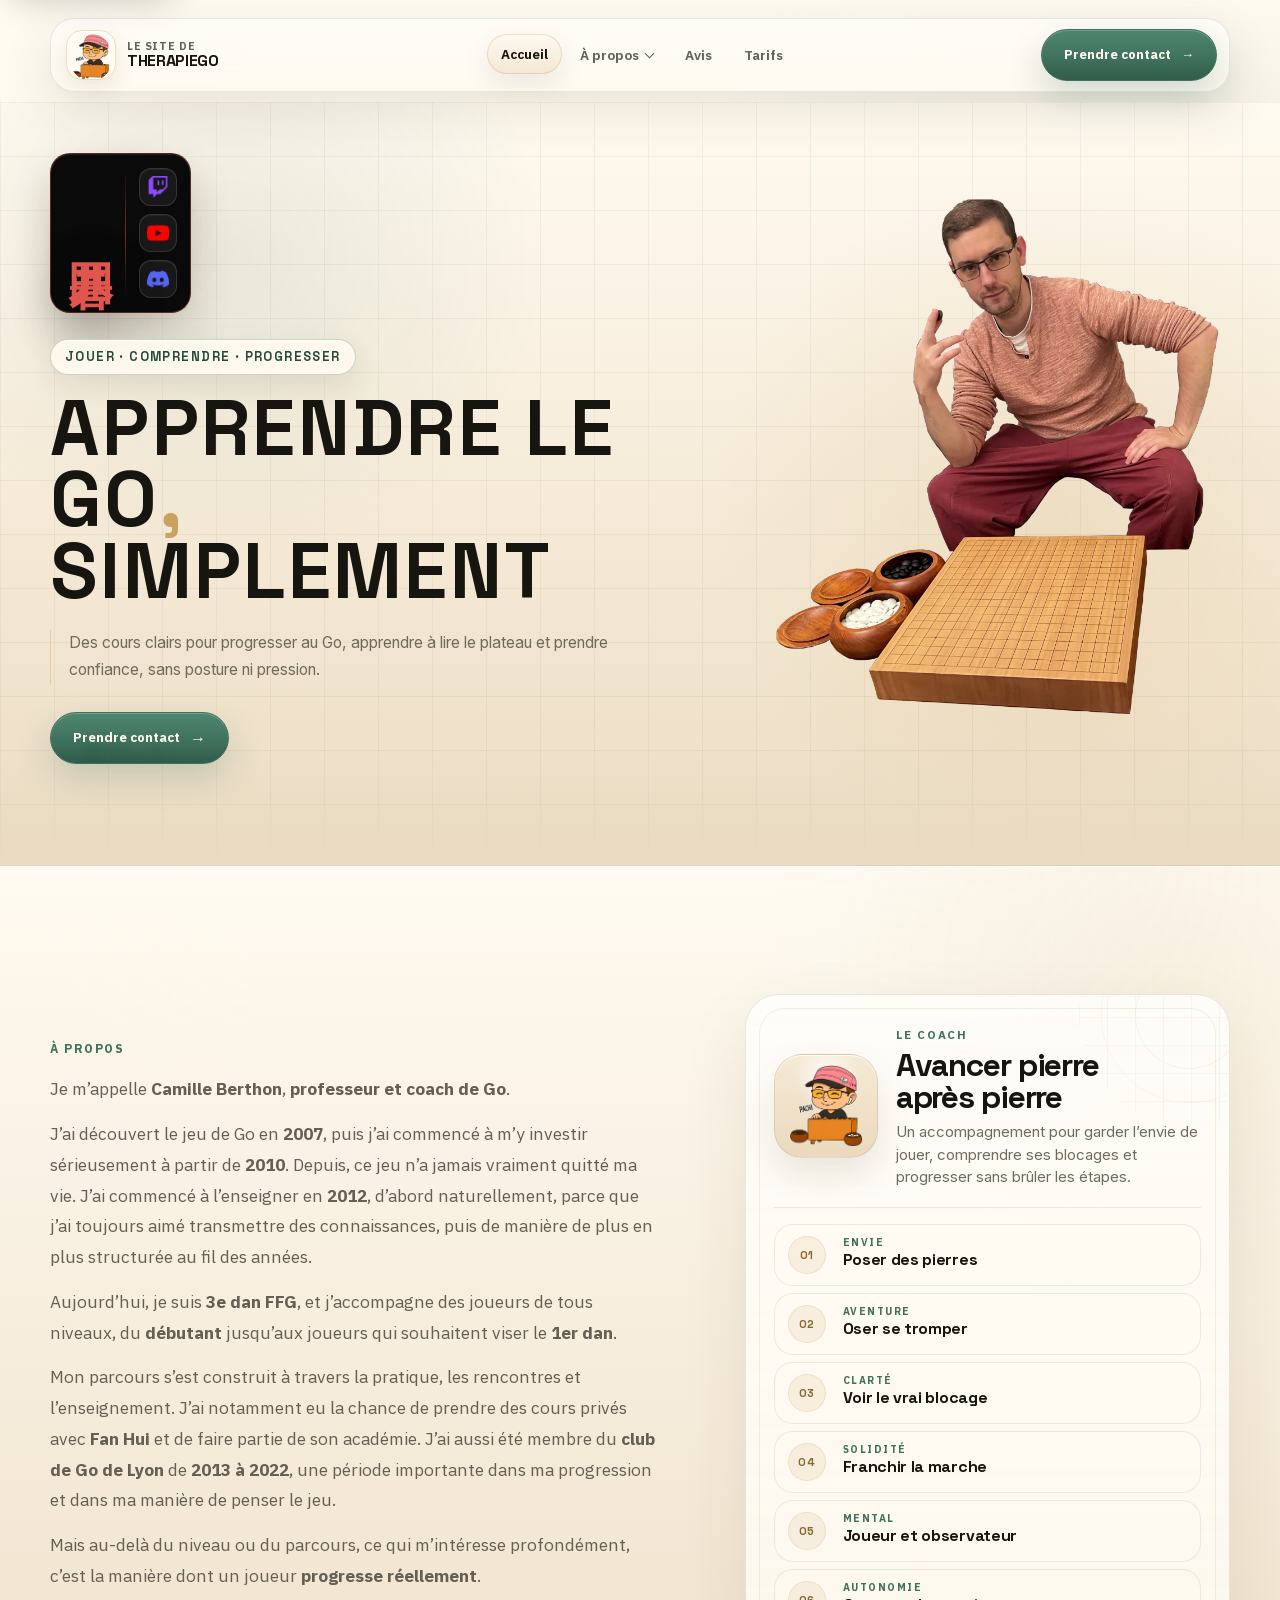
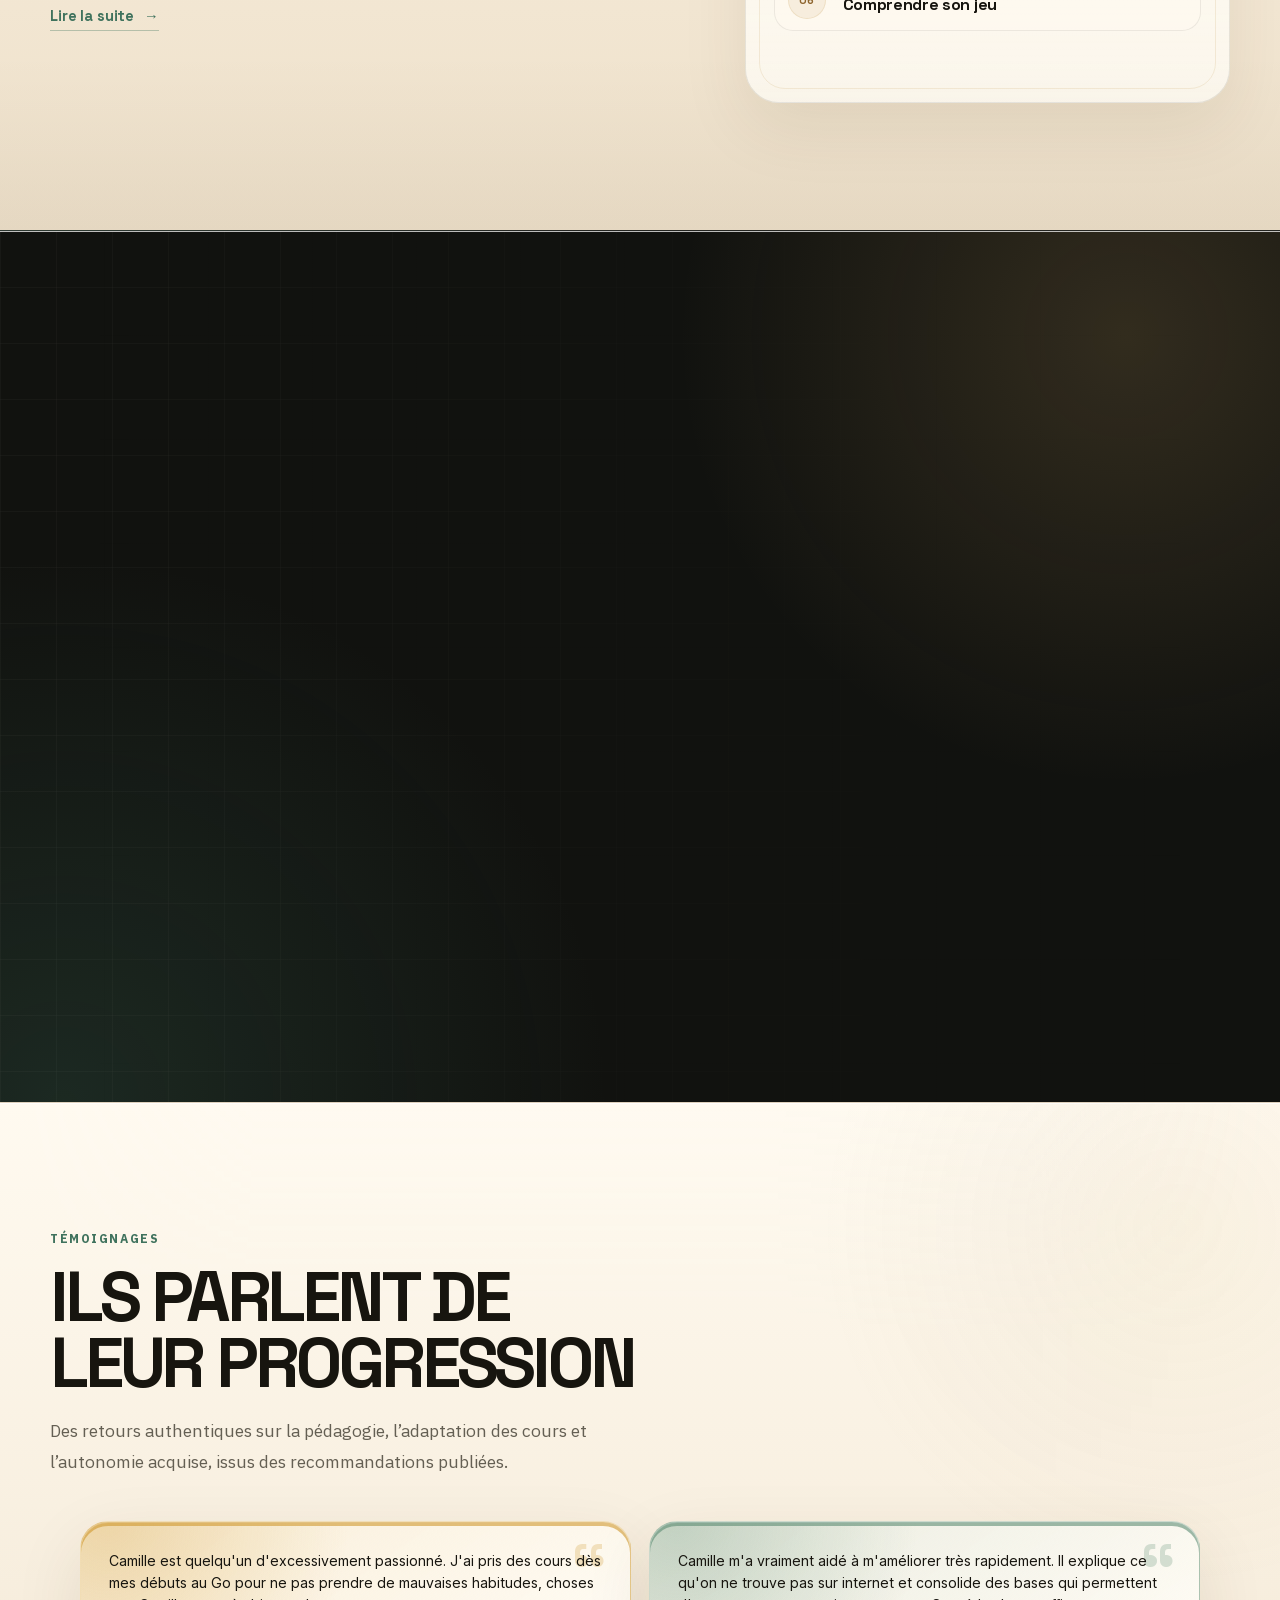
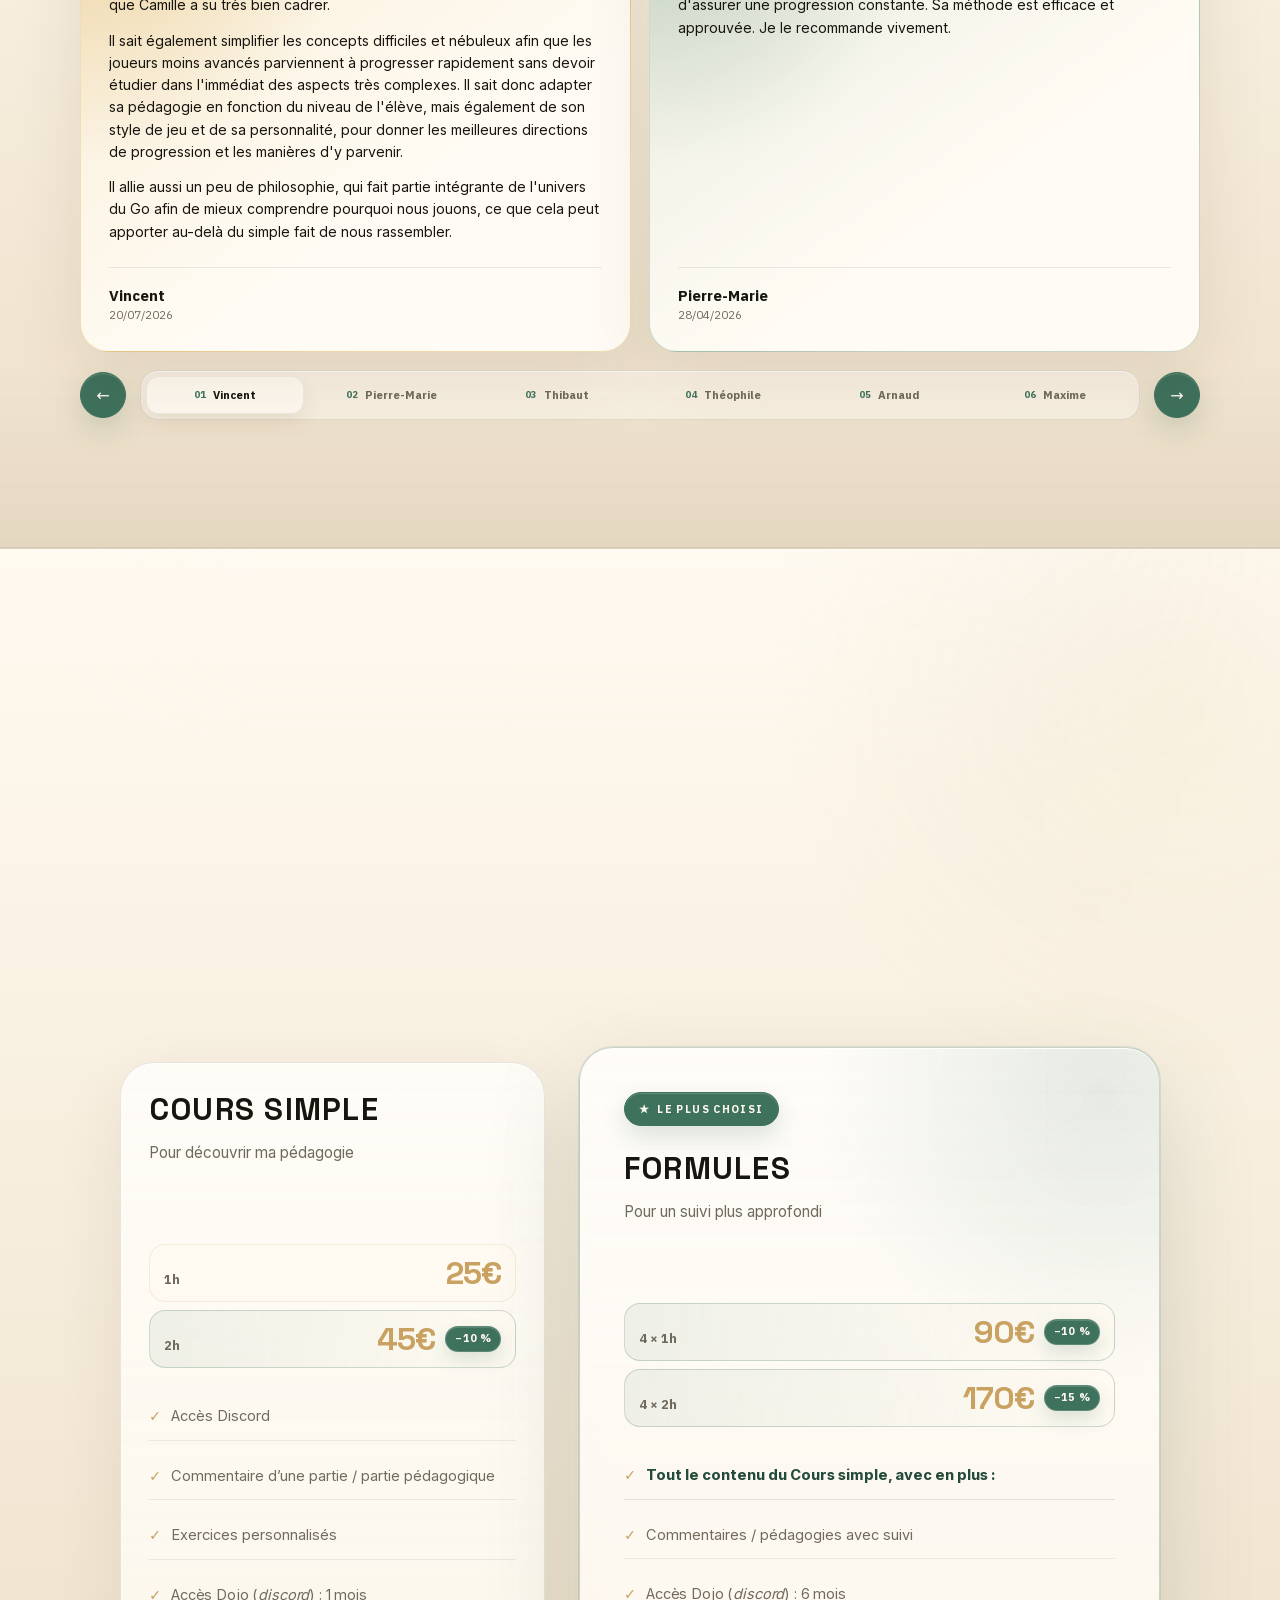
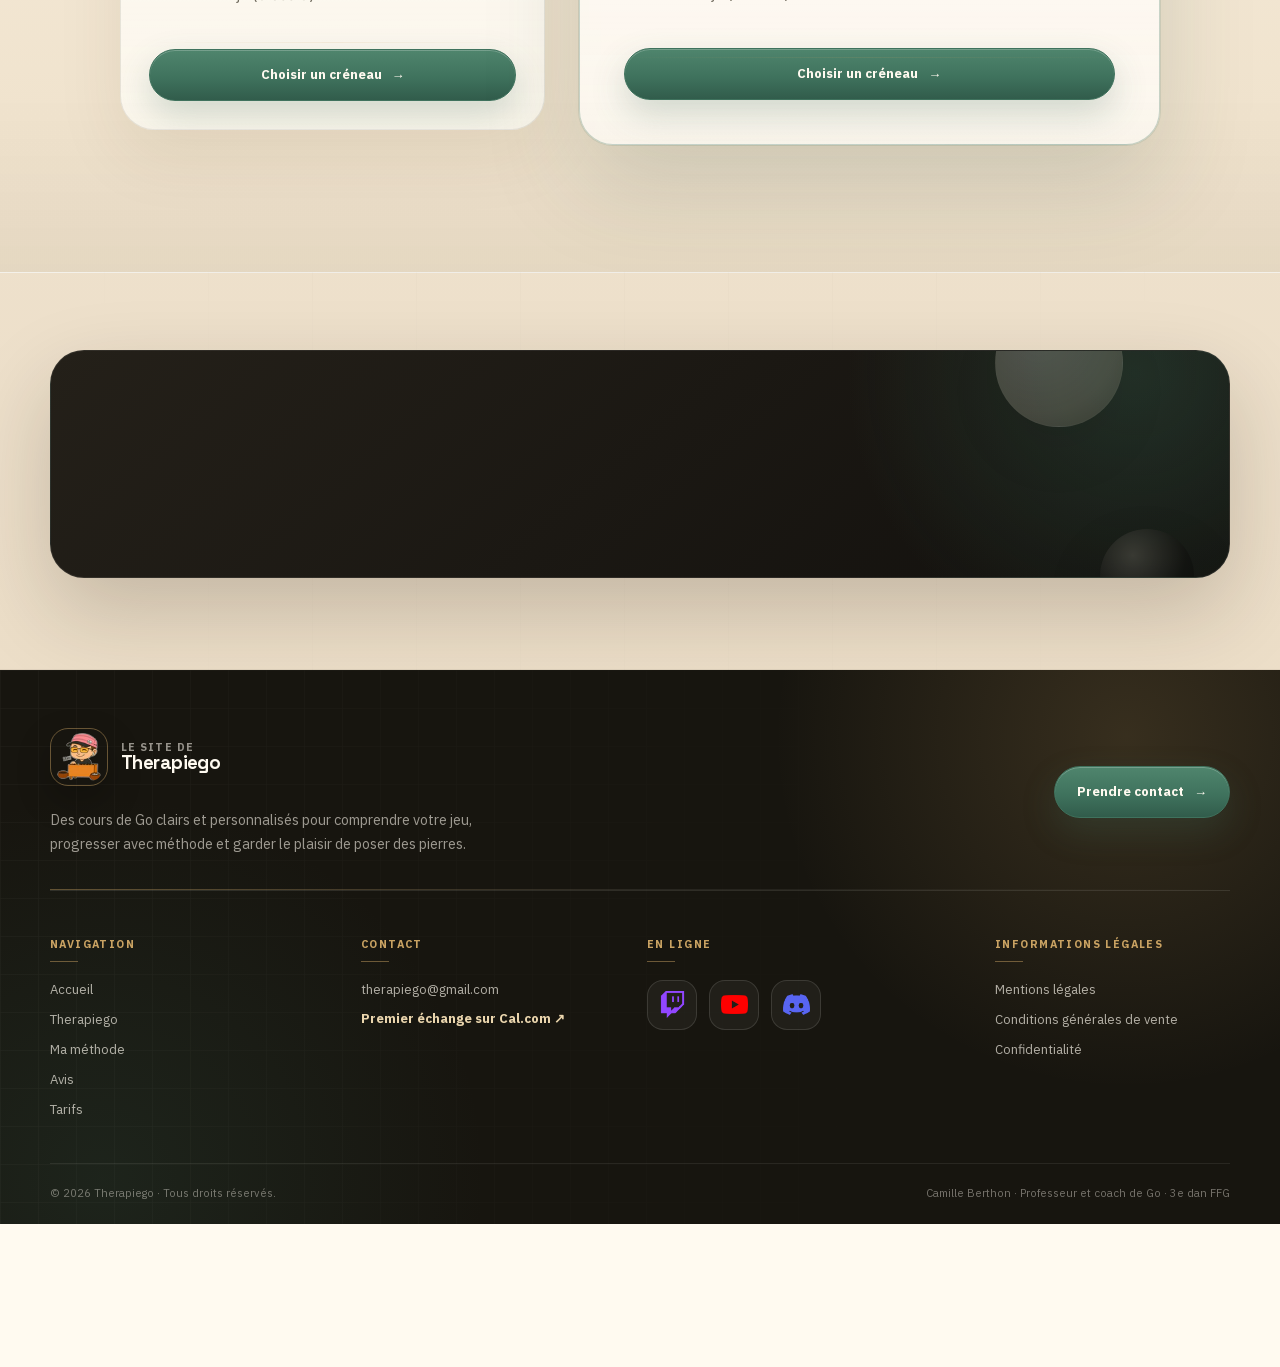
<file: index.html>
<!DOCTYPE html>
<html lang="fr">
<head>
  <meta charset="UTF-8" />
  <meta name="viewport" content="width=device-width, initial-scale=1.0" />
  <meta name="theme-color" content="#fffaf0" />
  <title>Therapiego — Go, clarté et progression</title>
  <meta name="description" content="Therapiego transforme la pratique du Go en discipline de stratégie, de calme intérieur et de progression." />
  <link rel="canonical" href="https://www.therapiego.com/" />
  <meta property="og:type" content="website" />
  <meta property="og:locale" content="fr_FR" />
  <meta property="og:site_name" content="Therapiego" />
  <meta property="og:title" content="Therapiego — Go, clarté et progression" />
  <meta property="og:description" content="Des cours de Go clairs et personnalisés pour comprendre votre jeu et progresser avec méthode." />
  <meta property="og:url" content="https://www.therapiego.com/" />
  <meta property="og:image" content="https://www.therapiego.com/assets/therapiego-og.webp" />
  <meta property="og:image:secure_url" content="https://www.therapiego.com/assets/therapiego-og.webp" />
  <meta property="og:image:type" content="image/webp" />
  <meta property="og:image:width" content="1200" />
  <meta property="og:image:height" content="630" />
  <meta property="og:image:alt" content="Logo illustré de Therapiego autour du jeu de Go" />
  <meta name="twitter:card" content="summary_large_image" />
  <meta name="twitter:image" content="https://www.therapiego.com/assets/therapiego-og.webp" />
  <meta name="twitter:image:alt" content="Logo illustré de Therapiego autour du jeu de Go" />
  <script type="application/ld+json">
    {
      "@context": "https://schema.org",
      "@graph": [
        {
          "@type": "WebSite",
          "@id": "https://www.therapiego.com/#website",
          "url": "https://www.therapiego.com/",
          "name": "Therapiego",
          "description": "Des cours de Go clairs et personnalisés pour comprendre son jeu et progresser avec méthode.",
          "inLanguage": "fr-FR",
          "publisher": {
            "@id": "https://www.therapiego.com/#organization"
          }
        },
        {
          "@type": "Organization",
          "@id": "https://www.therapiego.com/#organization",
          "name": "Therapiego",
          "url": "https://www.therapiego.com/",
          "logo": {
            "@type": "ImageObject",
            "url": "https://www.therapiego.com/assets/therapiego-avatar-profile.webp",
            "width": 800,
            "height": 886
          },
          "founder": {
            "@id": "https://www.therapiego.com/#camille-berthon"
          },
          "sameAs": [
            "https://linktr.ee/therapiego",
            "https://www.twitch.tv/therapiego",
            "https://www.youtube.com/@TherapieGo",
            "https://www.superprof.fr/joueur-2007-professeur-ffg-fox-donne-cours-adaptatifs-debutants.html"
          ]
        },
        {
          "@type": "Person",
          "@id": "https://www.therapiego.com/#camille-berthon",
          "name": "Camille Berthon",
          "url": "https://www.therapiego.com/a-propos.html",
          "image": "https://www.therapiego.com/assets/camille-goban-hero.webp",
          "jobTitle": "Professeur et coach de Go",
          "description": "Joueur de Go depuis 2007, professeur depuis 2012 et 3e dan FFG.",
          "worksFor": {
            "@id": "https://www.therapiego.com/#organization"
          },
          "knowsAbout": [
            "Jeu de Go",
            "Pédagogie du jeu de Go",
            "Analyse de parties de Go",
            "Tsumego",
            "Progression du débutant au 1er dan"
          ],
          "sameAs": [
            "https://linktr.ee/therapiego",
            "https://www.twitch.tv/therapiego",
            "https://www.youtube.com/@TherapieGo",
            "https://www.superprof.fr/joueur-2007-professeur-ffg-fox-donne-cours-adaptatifs-debutants.html"
          ]
        },
        {
          "@type": "Service",
          "@id": "https://www.therapiego.com/#cours-de-go",
          "name": "Cours et coaching personnalisé de jeu de Go",
          "serviceType": "Cours et coaching de jeu de Go",
          "description": "Des cours individuels adaptés au niveau, au style de jeu et aux objectifs de chaque joueur.",
          "provider": {
            "@id": "https://www.therapiego.com/#camille-berthon"
          },
          "brand": {
            "@id": "https://www.therapiego.com/#organization"
          },
          "availableChannel": {
            "@type": "ServiceChannel",
            "serviceUrl": "https://www.therapiego.com/contact.html",
            "availableLanguage": "fr"
          },
          "offers": [
            {
              "@type": "Offer",
              "name": "Cours simple de Go — 1 heure",
              "price": "25",
              "priceCurrency": "EUR",
              "url": "https://cal.com/TherapieGo"
            },
            {
              "@type": "Offer",
              "name": "Cours simple de Go — 2 heures",
              "price": "45",
              "priceCurrency": "EUR",
              "url": "https://cal.com/TherapieGo"
            },
            {
              "@type": "Offer",
              "name": "Formule de Go — 4 cours de 1 heure",
              "price": "90",
              "priceCurrency": "EUR",
              "url": "https://cal.com/TherapieGo"
            },
            {
              "@type": "Offer",
              "name": "Formule de Go — 4 cours de 2 heures",
              "price": "170",
              "priceCurrency": "EUR",
              "url": "https://cal.com/TherapieGo"
            }
          ]
        },
        {
          "@type": "WebPage",
          "@id": "https://www.therapiego.com/#webpage",
          "url": "https://www.therapiego.com/",
          "name": "Therapiego — Go, clarté et progression",
          "description": "Therapiego transforme la pratique du Go en discipline de stratégie, de calme intérieur et de progression.",
          "isPartOf": {
            "@id": "https://www.therapiego.com/#website"
          },
          "about": {
            "@id": "https://www.therapiego.com/#cours-de-go"
          },
          "inLanguage": "fr-FR",
          "dateModified": "2026-07-27"
        }
      ]
    }
  </script>
  <link rel="icon" type="image/webp" sizes="64x64" href="assets/therapiego-favicon.webp" />
  <link
    rel="preload"
    as="image"
    href="assets/camille-goban-hero-800.webp"
    imagesrcset="assets/camille-goban-hero-480.webp 480w, assets/camille-goban-hero-800.webp 800w, assets/camille-goban-hero-1200.webp 1200w, assets/camille-goban-hero.webp 2370w"
    imagesizes="(max-width: 760px) calc(100vw - 42px), (max-width: 1180px) 48vw, 620px"
    type="image/webp"
    media="(min-width: 761px)"
  />

  <style>
    :root {
      --black: #070807;
      --black-2: #0c0d0b;
      --black-3: #151612;
      --cream: #fff8ea;
      --cream-2: #f5ecdd;
      --beige: #e8dac3;
      --beige-2: #d6c29f;
      --red: #3f725d;
      --red-2: #2f5948;
      --gold: #c9a262;
      --gold-2: #e3c889;
      --jade: #3f725d;
      --jade-2: #10241e;
      --cyan: #70f4e2;
      --pink: #ff2f8f;
      --muted-light: rgba(255, 248, 234, .68);
      --muted-dark: #5b6a70;
      --line-light: rgba(7, 8, 7, .11);
      --line-dark: rgba(255, 248, 234, .12);
      --container: min(1200px, calc(100% - 48px));
      --ease: cubic-bezier(.2, .8, .2, 1);
      --shadow-light: 0 30px 90px rgba(7, 8, 7, .12), inset 0 1px 0 rgba(255,255,255,.58);
      --shadow-dark: 0 42px 130px rgba(0, 0, 0, .38), inset 0 1px 0 rgba(255,255,255,.075);
      --glow-gold: 0 0 0 1px rgba(201,162,98,.16), 0 28px 90px rgba(201,162,98,.10);
    }

    * {
      box-sizing: border-box;
      margin: 0;
      padding: 0;
    }

    html {
      scroll-behavior: smooth;
      background: var(--black);
    }

    body {
      min-height: 100vh;
      font-family: "Inter", system-ui, sans-serif;
      color: var(--black);
      background:
        linear-gradient(180deg, rgba(255,248,234,.9), rgba(245,236,221,.98)),
        var(--cream-2);
      overflow-x: hidden;
      -webkit-font-smoothing: antialiased;
      text-rendering: geometricPrecision;
    }

    body::after {
      content: "";
      position: fixed;
      inset: 0;
      z-index: -2;
      pointer-events: none;
      opacity: .15;
      background-image: url("data:image/svg+xml,%3Csvg viewBox='0 0 220 220' xmlns='http://www.w3.org/2000/svg'%3E%3Cfilter id='n'%3E%3CfeTurbulence type='fractalNoise' baseFrequency='.78' numOctaves='3' stitchTiles='stitch'/%3E%3C/filter%3E%3Crect width='220' height='220' filter='url(%23n)' opacity='.42'/%3E%3C/svg%3E");
      mix-blend-mode: multiply;
    }

    a {
      color: inherit;
      text-decoration: none;
    }

    img,
    svg {
      display: block;
      max-width: 100%;
    }

    button {
      font: inherit;
      cursor: pointer;
    }

    ::selection {
      color: var(--cream);
      background: var(--red);
    }

    .container {
      width: var(--container);
      margin-inline: auto;
    }

    .nav-shell {
      position: fixed;
      inset: 0 0 auto;
      z-index: 1000;
      padding-top: 20px;
      pointer-events: none;
    }

    .navbar {
      width: var(--container);
      min-height: 74px;
      margin-inline: auto;
      display: grid;
      grid-template-columns: auto 1fr auto;
      align-items: center;
      gap: 24px;
      padding: 10px 14px 10px 16px;
      color: var(--cream);
      border: 1px solid rgba(255, 248, 234, .15);
      border-radius: 999px;
      background: rgba(7, 8, 7, .58);
      box-shadow:
        0 24px 90px rgba(0,0,0,.32),
        inset 0 1px 0 rgba(255,255,255,.08);
      backdrop-filter: blur(22px) saturate(1.18);
      pointer-events: auto;
      transition: 420ms var(--ease);
    }

    .navbar.is-scrolled {
      min-height: 64px;
      color: var(--black);
      background: rgba(255, 248, 234, .9);
      border-color: rgba(7, 8, 7, .12);
      box-shadow:
        0 18px 70px rgba(7,8,7,.14),
        inset 0 1px 0 rgba(255,255,255,.72);
    }

    .brand {
      display: inline-flex;
      align-items: center;
      min-width: max-content;
    }

    .brand-logo {
      width: 214px;
      height: auto;
      transform-origin: left center;
      filter: drop-shadow(0 16px 28px rgba(0,0,0,.34));
      transition: 320ms var(--ease);
    }

    .brand:hover .brand-logo {
      transform: translateY(-1px) scale(1.015);
    }

    .navbar.is-scrolled .brand-logo {
      width: 196px;
      filter: none;
    }

    .nav-links {
      justify-self: center;
      display: inline-flex;
      align-items: center;
      gap: 7px;
      padding: 6px;
      border: 1px solid rgba(255, 248, 234, .07);
      border-radius: 999px;
      background: rgba(255, 248, 234, .055);
    }

    .navbar.is-scrolled .nav-links {
      border-color: rgba(7, 8, 7, .06);
      background: rgba(7, 8, 7, .045);
    }

    .nav-links a {
      position: relative;
      isolation: isolate;
      padding: 10px 15px;
      border-radius: 999px;
      font-family: "IBM Plex Sans", sans-serif;
      font-size: .84rem;
      font-weight: 600;
      opacity: .82;
      transition: 240ms var(--ease);
    }

    .nav-links a::before {
      content: "";
      position: absolute;
      inset: 4px;
      z-index: -1;
      border-radius: 999px;
      background: linear-gradient(90deg, rgba(201,162,98,.12), rgba(255,255,255,.04));
      opacity: 0;
      transition: opacity 240ms var(--ease);
    }

    .nav-links a::after {
      content: "";
      position: absolute;
      left: 15px;
      right: 15px;
      bottom: 6px;
      height: 1px;
      transform: scaleX(0);
      transform-origin: left;
      background: var(--gold);
      transition: 240ms var(--ease);
    }

    .nav-links a:hover,
    .nav-links a.is-active {
      opacity: 1;
    }

    .nav-links a:hover::before,
    .nav-links a.is-active::before {
      opacity: 1;
    }

    .nav-links a:hover::after,
    .nav-links a.is-active::after {
      transform: scaleX(1);
    }

    .btn,
    .nav-cta {
      position: relative;
      isolation: isolate;
      display: inline-flex;
      align-items: center;
      justify-content: center;
      gap: 12px;
      min-height: 52px;
      padding: 0 24px;
      color: var(--cream);
      border: 1px solid transparent;
      background:
        linear-gradient(180deg, rgba(255,255,255,.12), rgba(255,255,255,0)),
        linear-gradient(135deg, #db4a3f, #c52f25 62%, #a82621);
      font-family: "IBM Plex Sans", sans-serif;
      font-size: .78rem;
      font-weight: 800;
      letter-spacing: .13em;
      text-transform: uppercase;
      overflow: hidden;
      box-shadow:
        0 18px 44px rgba(63, 114, 93, .25),
        inset 0 1px 0 rgba(255,255,255,.16);
      transition: 260ms var(--ease);
    }

    .btn::before,
    .nav-cta::before {
      content: "";
      position: absolute;
      inset: 0;
      background: linear-gradient(90deg, transparent, rgba(255,255,255,.18), transparent);
      transform: translateX(-120%);
      transition: 520ms var(--ease);
    }

    .btn::after,
    .nav-cta::after {
      content: "";
      position: absolute;
      inset: 1px;
      border-radius: inherit;
      border: 1px solid rgba(255,255,255,.12);
      pointer-events: none;
      opacity: .75;
    }

    .btn:hover::before,
    .nav-cta:hover::before {
      transform: translateX(120%);
    }

    .btn:hover,
    .nav-cta:hover {
      transform: translateY(-3px);
      box-shadow:
        0 24px 60px rgba(63, 114, 93, .32),
        inset 0 1px 0 rgba(255,255,255,.18);
    }

    .nav-cta {
      min-height: 50px;
      padding: 0 22px;
      border-radius: 999px;
      border: 1px solid rgba(255,248,234,.14);
      font-size: .74rem;
      letter-spacing: .14em;
    }

    .btn.dark-outline {
      color: var(--black);
      background: transparent;
      border-color: rgba(7, 8, 7, .16);
      box-shadow: none;
    }

    .btn.dark-outline:hover {
      color: var(--cream);
      background: var(--black);
      border-color: var(--black);
    }

    .hero {
      position: relative;
      min-height: 100svh;
      display: grid;
      align-items: start;
      padding: 148px 0 64px;
      color: var(--cream);
      background: var(--black);
      overflow: hidden;
      isolation: isolate;
      box-shadow: inset 0 -120px 120px rgba(7,8,7,.55);
    }

    .hero-grid {
      position: absolute;
      inset: 0;
      z-index: -5;
      background:
        radial-gradient(circle at 70% 40%, rgba(201,162,98,.12), transparent 30%),
        linear-gradient(rgba(255,248,234,.075) 1px, transparent 1px),
        linear-gradient(90deg, rgba(255,248,234,.075) 1px, transparent 1px),
        linear-gradient(120deg, #050605, #10110f 52%, #050605);
      background-size: auto, 116px 116px, 116px 116px, auto;
    }

    .hero-grid::before {
      content: "";
      position: absolute;
      inset: 0;
      background:
        radial-gradient(circle at 12% 20%, rgba(201,162,98,.08), transparent 26%),
        linear-gradient(90deg, rgba(7,8,7,.96), rgba(7,8,7,.68) 38%, rgba(7,8,7,.26) 66%, rgba(7,8,7,.78)),
        linear-gradient(180deg, rgba(7,8,7,.18), rgba(7,8,7,.92));
    }

    .hero-grid::after {
      content: "";
      position: absolute;
      inset: 0;
      opacity: .16;
      background-image: linear-gradient(45deg, rgba(255,255,255,.07) 25%, transparent 25%, transparent 75%, rgba(255,255,255,.07) 75%), linear-gradient(45deg, rgba(255,255,255,.07) 25%, transparent 25%, transparent 75%, rgba(255,255,255,.07) 75%);
      background-size: 34px 34px;
      background-position: 0 0, 17px 17px;
      mix-blend-mode: screen;
    }

    .hero-art {
      position: absolute;
      z-index: -2;
      right: -5vw;
      bottom: -4vh;
      width: min(78vw, 1220px);
      height: auto;
      opacity: .9;
      filter: drop-shadow(0 60px 90px rgba(0,0,0,.54)) saturate(1.05) contrast(1.04);
      pointer-events: none;
      transform: translate3d(calc(var(--mx, 0) * .35px), calc(var(--my, 0) * .35px), 0);
      transition: transform 700ms var(--ease);
    }

    .hero-inner {
      position: relative;
      z-index: 2;
      display: grid;
      grid-template-columns: minmax(0, 1fr) 120px;
      align-items: start;
      gap: 42px;
    }

    .hero-content {
      position: relative;
      max-width: 850px;
      padding-top: 0;
    }

    .hero-content::before {
      content: "";
      position: absolute;
      left: -38px;
      top: -28px;
      width: 220px;
      height: 220px;
      border-radius: 999px;
      background: radial-gradient(circle, rgba(201,162,98,.13), transparent 65%);
      pointer-events: none;
      filter: blur(4px);
      opacity: .8;
    }

    .hero-content > * {
      position: relative;
      z-index: 2;
    }

    .vertical-seal {
      display: inline-grid;
      place-items: center;
      margin-bottom: 20px;
      padding: 10px 7px;
      color: var(--red);
      border: 1px solid rgba(63, 114, 93, .45);
      font-family: "IBM Plex Sans", sans-serif;
      font-size: .72rem;
      font-weight: 800;
      letter-spacing: .08em;
      writing-mode: vertical-rl;
      text-orientation: upright;
      background: rgba(7, 8, 7, .3);
    }

    .hero-eyebrow {
      display: flex;
      align-items: center;
      gap: 16px;
      margin-bottom: 18px;
      color: var(--gold-2);
      font-family: "Space Grotesk", sans-serif;
      font-size: clamp(.82rem, 1vw, .98rem);
      font-weight: 700;
      letter-spacing: .33em;
      text-transform: uppercase;
    }

    .hero-eyebrow::after {
      content: "";
      width: 8px;
      height: 8px;
      border-radius: 999px;
      background: var(--red);
      box-shadow: 0 0 0 8px rgba(63, 114, 93, .13);
    }

    h1,
    h2,
    h3,
    p {
      text-wrap: balance;
    }

    h1 {
      max-width: 740px;
      color: var(--cream);
      font-family: "Space Grotesk", sans-serif;
      font-size: clamp(3rem, 6.3vw, 6.4rem);
      line-height: .92;
      letter-spacing: .03em;
      text-transform: uppercase;
      text-shadow:
        0 0 32px rgba(255,248,234,.12),
        0 18px 50px rgba(0,0,0,.38);
    }

    .red-comma {
      color: var(--red);
    }

    .hero-copy {
      max-width: 610px;
      margin-top: 22px;
      color: rgba(255, 248, 234, .74);
      font-size: clamp(.98rem, 1.15vw, 1.08rem);
      line-height: 1.72;
      text-shadow: 0 10px 28px rgba(0,0,0,.36);
    }

    .hero-copy strong {
      color: var(--gold-2);
      font-weight: 800;
    }

    .hero-actions {
      display: flex;
      flex-wrap: wrap;
      align-items: center;
      gap: 16px;
      margin-top: 28px;
    }

    .video-link {
      display: inline-flex;
      align-items: center;
      gap: 12px;
      color: rgba(255, 248, 234, .84);
      font-family: "IBM Plex Sans", sans-serif;
      font-size: .8rem;
      font-weight: 800;
      letter-spacing: .09em;
      text-transform: uppercase;
    }

    .video-link .play {
      display: grid;
      place-items: center;
      width: 46px;
      height: 46px;
      border: 1px solid rgba(201, 162, 98, .6);
      border-radius: 999px;
      color: var(--gold-2);
      transition: 260ms var(--ease);
    }

    .video-link:hover .play {
      transform: scale(1.06);
      background: rgba(201, 162, 98, .12);
    }

    .video-link small {
      display: block;
      margin-top: 2px;
      color: rgba(255, 248, 234, .45);
      font-size: .7rem;
      font-weight: 500;
      letter-spacing: .02em;
      text-transform: none;
    }

    .hero-aside {
      justify-self: end;
      align-self: center;
      display: grid;
      gap: 12px;
      color: rgba(255, 248, 234, .52);
      font-family: "IBM Plex Sans", sans-serif;
      font-size: .78rem;
      text-align: center;
    }

    .hero-aside .index {
      color: var(--gold-2);
      font-weight: 800;
    }

    .hero-aside .dot {
      width: 6px;
      height: 6px;
      margin-inline: auto;
      border-radius: 999px;
      background: rgba(255,248,234,.36);
    }

    .hero-aside .dot.active {
      background: var(--gold-2);
      box-shadow: 0 0 0 8px rgba(201,162,98,.1);
    }

    section {
      position: relative;
      padding: 112px 0;
    }

    .section-wave {
      position: absolute;
      left: 0;
      right: 0;
      bottom: -1px;
      height: 150px;
      z-index: 4;
      pointer-events: none;
      background: linear-gradient(to bottom, transparent, rgba(7,8,7,.065));
      opacity: .72;
    }

    .kicker {
      margin-bottom: 18px;
      color: var(--red);
      font-family: "IBM Plex Sans", sans-serif;
      font-size: .76rem;
      font-weight: 800;
      letter-spacing: .16em;
      text-transform: uppercase;
    }

    .section-title {
      max-width: 760px;
      font-family: "Space Grotesk", sans-serif;
      font-size: clamp(2.15rem, 4vw, 4.2rem);
      line-height: .98;
      letter-spacing: .035em;
      text-transform: uppercase;
    }

    .section-copy {
      max-width: 620px;
      margin-top: 20px;
      color: var(--muted-dark);
      font-size: 1.02rem;
      line-height: 1.82;
    }

    .text-link {
      display: inline-flex;
      align-items: center;
      gap: 10px;
      width: fit-content;
      margin-top: 32px;
      color: var(--red);
      font-family: "IBM Plex Sans", sans-serif;
      font-size: .8rem;
      font-weight: 900;
      letter-spacing: .11em;
      text-transform: uppercase;
    }

    .text-link::after {
      content: "";
      width: 48px;
      height: 1px;
      background: currentColor;
      transform-origin: left;
      transition: 260ms var(--ease);
    }

    .text-link:hover::after {
      transform: scaleX(1.45);
    }

    .about {
      overflow: hidden;
      background:
        radial-gradient(circle at 90% 18%, rgba(201,162,98,.09), transparent 28%),
        linear-gradient(180deg, var(--cream), #f0e4d2);
      box-shadow:
        inset 0 1px 0 rgba(255,255,255,.35),
        inset 0 -1px 0 rgba(7,8,7,.06);
    }

    .about::before {
      content: "";
      position: absolute;
      inset: 0;
      opacity: .34;
      background:
        radial-gradient(circle at 91% 22%, transparent 0 7%, rgba(201,162,98,.25) 7.1% 7.25%, transparent 7.4% 13%, rgba(201,162,98,.15) 13.1% 13.25%, transparent 13.4%),
        linear-gradient(90deg, rgba(7,8,7,.06) 1px, transparent 1px),
        linear-gradient(rgba(7,8,7,.05) 1px, transparent 1px);
      background-size: auto, 120px 120px, 120px 120px;
      mask-image: linear-gradient(90deg, transparent, black 45%, black);
    }

    .about-layout {
      position: relative;
      z-index: 2;
      display: grid;
      grid-template-columns: minmax(0, .86fr) minmax(0, 1.5fr);
      gap: 72px;
      align-items: stretch;
      perspective: 1200px;
    }

    .about-intro {
      min-height: 430px;
      display: flex;
      flex-direction: column;
      justify-content: space-between;
    }

    .about-intro .section-title {
      max-width: 620px;
      font-size: clamp(2.3rem, 4vw, 4.05rem);
    }

    .about-intro strong {
      color: var(--black);
      font-weight: 900;
    }

    .about-panel {
      position: relative;
      min-height: 190px;
      margin-top: 34px;
      padding: 26px;
      color: var(--cream);
      background:
        radial-gradient(circle at 86% 18%, rgba(201,162,98,.18), transparent 26%),
        linear-gradient(145deg, var(--black), var(--black-3));
      box-shadow: var(--shadow-dark);
      overflow: hidden;
    }

    .about-panel::before {
      content: "";
      position: absolute;
      inset: 18px;
      border: 1px solid rgba(255,248,234,.1);
      pointer-events: none;
    }

    .about-panel p {
      position: relative;
      z-index: 2;
      color: rgba(255,248,234,.72);
      line-height: 1.7;
    }

    .about-panel .jp {
      position: absolute;
      right: 22px;
      bottom: 16px;
      color: rgba(201,162,98,.38);
      font-family: "IBM Plex Sans", sans-serif;
      font-size: 3.4rem;
      writing-mode: vertical-rl;
    }

    .about-proof {
      display: grid;
      grid-template-columns: repeat(2, minmax(0, 1fr));
      gap: 14px;
      margin-top: 18px;
    }

    .proof-stat {
      position: relative;
      min-height: 122px;
      padding: 22px;
      display: grid;
      align-content: center;
      overflow: hidden;
      border: 1px solid rgba(255,248,234,.12);
      background:
        radial-gradient(circle at 88% 20%, rgba(201,162,98,.18), transparent 28%),
        linear-gradient(145deg, #0b0c0b, #171814);
      box-shadow:
        0 28px 76px rgba(7,8,7,.18),
        inset 0 1px 0 rgba(255,255,255,.08);
      transition: 320ms var(--ease);
    }

    .proof-stat:hover {
      transform: translateY(-6px);
      border-color: rgba(201,162,98,.32);
      box-shadow:
        0 38px 100px rgba(7,8,7,.18),
        inset 0 1px 0 rgba(255,255,255,.1);
    }

    .proof-stat::before {
      content: "";
      position: absolute;
      inset: 0;
      opacity: .22;
      background:
        linear-gradient(rgba(255,248,234,.08) 1px, transparent 1px),
        linear-gradient(90deg, rgba(255,248,234,.08) 1px, transparent 1px);
      background-size: 36px 36px;
    }

    .proof-stat::after {
      content: "";
      position: absolute;
      right: -42px;
      bottom: -42px;
      width: 118px;
      height: 118px;
      border-radius: 999px;
      border: 1px solid rgba(201,162,98,.18);
    }

    .proof-stat strong,
    .proof-stat span {
      position: relative;
      z-index: 2;
    }

    .proof-stat strong {
      color: var(--gold-2);
      font-family: "Space Grotesk", sans-serif;
      font-size: clamp(2.4rem, 4vw, 4rem);
      line-height: .9;
      letter-spacing: .03em;
      text-shadow: 0 16px 40px rgba(201,162,98,.18);
    }

    .proof-stat span {
      max-width: 190px;
      margin-top: 10px;
      color: rgba(255,248,234,.72);
      font-family: "IBM Plex Sans", sans-serif;
      font-size: .74rem;
      font-weight: 900;
      line-height: 1.5;
      letter-spacing: .12em;
      text-transform: uppercase;
    }

    .about-matrix {
      display: grid;
      grid-template-columns: repeat(2, 1fr);
      gap: 18px;
      align-content: stretch;
    }

    .about-feature {
      position: relative;
      min-height: 238px;
      padding: 28px;
      display: flex;
      flex-direction: column;
      justify-content: center;
      gap: 16px;
      border: 1px solid rgba(7,8,7,.1);
      background:
        linear-gradient(180deg, rgba(255,255,255,.2), transparent),
        rgba(255,248,234,.42);
      box-shadow: var(--shadow-light);
      overflow: hidden;
      transition: 320ms var(--ease);
    }

    .about-feature::before {
      content: "";
      position: absolute;
      inset: 0;
      pointer-events: none;
      background: linear-gradient(135deg, rgba(255,255,255,.35), transparent 36%, rgba(201,162,98,.07));
      opacity: .55;
    }

    .about-feature > * {
      position: relative;
      z-index: 2;
    }

    .about-feature:hover {
      transform: translateY(-7px);
      background: rgba(255,248,234,.82);
      box-shadow:
        0 34px 92px rgba(7,8,7,.13),
        inset 0 1px 0 rgba(255,255,255,.72);
    }

    .about-feature svg {
      width: 48px;
      height: 48px;
      color: var(--gold);
      stroke-width: 1.35;
      margin-bottom: 6px;
    }

    .about-feature h3 {
      font-family: "IBM Plex Sans", sans-serif;
      font-size: .82rem;
      font-weight: 900;
      letter-spacing: .13em;
      text-transform: uppercase;
    }

    .about-feature p {
      color: var(--muted-dark);
      font-size: .92rem;
      line-height: 1.66;
    }

    .section9-preview {
      padding: 120px 0;
      background:
        radial-gradient(circle at 12% 18%, rgba(255, 47, 143, .08), transparent 24%),
        radial-gradient(circle at 85% 20%, rgba(112,244,226,.08), transparent 24%),
        linear-gradient(180deg, #f7efdf, #ecdfcc);
      overflow: hidden;
      box-shadow:
        inset 0 1px 0 rgba(255,255,255,.35),
        inset 0 -1px 0 rgba(7,8,7,.06);
    }

    .section9-preview::before {
      content: "";
      position: absolute;
      inset: 0;
      opacity: .18;
      background:
        linear-gradient(90deg, var(--black) 1px, transparent 1px),
        linear-gradient(var(--black) 1px, transparent 1px);
      background-size: 108px 108px;
      mask-image: linear-gradient(90deg, transparent, black 30%, black 70%, transparent);
    }

    .section9-preview-layout {
      position: relative;
      z-index: 2;
      display: grid;
      grid-template-columns: minmax(0, .9fr) minmax(320px, .65fr);
      gap: 42px;
      align-items: center;
      perspective: 1200px;
    }

    .section9-left {
      position: relative;
    }

    .section9-preview .kicker,
    .section9-inline-link {
      color: var(--pink);
    }

    .section9-title-img {
      width: min(480px, 100%);
      margin: 0 0 28px;
      filter:
        drop-shadow(0 22px 34px rgba(255,47,143,.20))
        drop-shadow(0 18px 40px rgba(0,0,0,.18));
    }

    .section9-preview .section-copy strong {
      color: var(--black);
      font-weight: 900;
    }

    .section9-right {
      display: grid;
      gap: 14px;
    }

    .section9-summary-card {
      position: relative;
      padding: 32px;
      color: var(--cream);
      border: 1px solid rgba(255,248,234,.12);
      background:
        radial-gradient(circle at 88% 18%, rgba(255,47,143,.18), transparent 26%),
        radial-gradient(circle at 18% 80%, rgba(112,244,226,.12), transparent 28%),
        linear-gradient(145deg, #0b0c0b, #171814);
      box-shadow: var(--shadow-dark);
      overflow: hidden;
      transition: 320ms var(--ease);
    }

    .section9-summary-card::before {
      content: "";
      position: absolute;
      inset: 0;
      opacity: .22;
      background:
        linear-gradient(rgba(255,248,234,.08) 1px, transparent 1px),
        linear-gradient(90deg, rgba(255,248,234,.08) 1px, transparent 1px);
      background-size: 42px 42px;
      transition: opacity 320ms var(--ease);
    }

    .section9-summary-card:hover {
      transform: translateY(-8px);
      border-color: rgba(201,162,98,.32);
      box-shadow:
        0 44px 130px rgba(0,0,0,.42),
        var(--glow-gold),
        inset 0 1px 0 rgba(255,255,255,.08);
    }

    .section9-summary-card:hover::before {
      opacity: .72;
    }

    .section9-summary-card > * {
      position: relative;
      z-index: 2;
    }

    .section9-summary-card h3 {
      margin-bottom: 14px;
      font-family: "Space Grotesk", sans-serif;
      font-size: clamp(1.6rem, 3vw, 2.4rem);
      line-height: 1;
      letter-spacing: .04em;
      text-transform: uppercase;
    }

    .section9-summary-card p {
      color: rgba(255,248,234,.7);
      line-height: 1.72;
    }

    .section9-pills {
      display: flex;
      flex-wrap: wrap;
      gap: 10px;
      margin-top: 22px;
    }

    .section9-pills span {
      display: inline-flex;
      align-items: center;
      min-height: 34px;
      padding: 0 12px;
      border: 1px solid rgba(255,248,234,.14);
      border-radius: 999px;
      color: rgba(255,248,234,.74);
      background: rgba(255,255,255,.045);
      font-size: .82rem;
      font-weight: 800;
    }

    .section9-inline-link {
      display: inline-flex;
      align-items: center;
      gap: 10px;
      margin-top: 24px;
      font-family: "IBM Plex Sans", sans-serif;
      font-size: .84rem;
      font-weight: 900;
      letter-spacing: .09em;
      text-transform: uppercase;
    }

    .testimonials {
      padding-top: 124px;
      color: var(--cream);
      background: linear-gradient(180deg, #0a0b0a, #11120f);
      border-top: 1px solid rgba(255,248,234,.08);
      border-bottom: 1px solid rgba(255,248,234,.08);
      overflow: hidden;
      box-shadow:
        inset 0 1px 0 rgba(255,248,234,.08),
        inset 0 -1px 0 rgba(255,248,234,.08);
    }

    .testimonials::before {
      content: "";
      position: absolute;
      inset: 0;
      background:
        radial-gradient(circle at 78% 10%, rgba(63,114,93,.16), transparent 24%),
        radial-gradient(circle at 16% 80%, rgba(201,162,98,.12), transparent 24%),
        linear-gradient(90deg, rgba(255,248,234,.045) 1px, transparent 1px);
      background-size: auto, auto, 130px 130px;
    }

    .testimonial-layout {
      position: relative;
      z-index: 2;
      display: grid;
      grid-template-columns: minmax(0, .95fr) minmax(360px, .9fr);
      gap: 34px;
      align-items: stretch;
      perspective: 1200px;
    }

    .testimonial-feature {
      position: relative;
      min-height: 610px;
      display: grid;
      grid-template-rows: auto 1fr;
      border: 1px solid rgba(255,248,234,.13);
      background:
        radial-gradient(circle at 80% 10%, rgba(201,162,98,.08), transparent 24%),
        linear-gradient(180deg, rgba(255,248,234,.065), rgba(255,248,234,.024));
      box-shadow: var(--shadow-dark);
      overflow: hidden;
    }

    .testimonial-feature::before {
      content: "";
      position: absolute;
      inset: 0;
      pointer-events: none;
      background:
        radial-gradient(circle at 18% 88%, rgba(63,114,93,.12), transparent 28%),
        radial-gradient(circle at 92% 12%, rgba(201,162,98,.1), transparent 26%);
    }

    .testimonial-tabs,
    .testimonial-stage {
      position: relative;
      z-index: 2;
    }

    .testimonial-tabs {
      display: grid;
      grid-template-columns: repeat(3, 1fr);
      border-bottom: 1px solid rgba(255,248,234,.1);
    }

    .testimonial-tab {
      position: relative;
      min-height: 94px;
      padding: 18px;
      color: rgba(255,248,234,.62);
      border: 0;
      border-right: 1px solid rgba(255,248,234,.08);
      background: transparent;
      text-align: left;
      backdrop-filter: blur(12px);
      transition: 240ms var(--ease);
    }

    .testimonial-tab:last-child {
      border-right: 0;
    }

    .testimonial-tab span {
      display: block;
      margin-bottom: 8px;
      color: var(--red);
      font-family: "Space Grotesk", sans-serif;
      font-weight: 800;
    }

    .testimonial-tab strong {
      display: block;
      color: currentColor;
      font-family: "IBM Plex Sans", sans-serif;
      font-size: .82rem;
      letter-spacing: .08em;
      text-transform: uppercase;
    }

    .testimonial-tab::after {
      content: "";
      position: absolute;
      left: 0;
      right: 0;
      bottom: 0;
      height: 2px;
      background: var(--gold-2);
      transform: scaleX(0);
      transform-origin: left;
    }

    .testimonial-tab.is-active {
      color: var(--cream);
      background:
        linear-gradient(180deg, rgba(255,248,234,.085), rgba(255,248,234,.035));
    }

    .testimonial-tab.is-active::after {
      animation: tabProgress 5.2s linear forwards;
    }

    @keyframes tabProgress {
      from { transform: scaleX(0); }
      to { transform: scaleX(1); }
    }

    .testimonial-stage {
      padding: clamp(30px, 5vw, 56px);
    }

    .testimonial-panel {
      display: none;
    }

    .testimonial-panel.is-active {
      display: block;
      animation: panelIn 520ms var(--ease) both;
    }

    @keyframes panelIn {
      from { opacity: 0; transform: translateY(16px); }
      to { opacity: 1; transform: translateY(0); }
    }

    .quote-symbol {
      color: var(--red);
      font-family: "Space Grotesk", sans-serif;
      font-size: clamp(4rem, 8vw, 7rem);
      line-height: .75;
    }

    .testimonial-quote {
      max-width: 820px;
      margin-top: 18px;
      color: var(--cream);
      font-family: "Space Grotesk", sans-serif;
      font-size: clamp(2.35rem, 4.4vw, 5rem);
      line-height: .98;
      letter-spacing: .02em;
      text-transform: uppercase;
      text-shadow: 0 22px 58px rgba(0,0,0,.34);
    }

    .testimonial-author {
      display: flex;
      align-items: center;
      gap: 20px;
      margin-top: 42px;
    }

    .avatar {
      position: relative;
      width: 76px;
      height: 76px;
      flex: 0 0 auto;
      overflow: hidden;
      border-radius: 999px;
      border: 1px solid rgba(201,162,98,.46);
      background:
        radial-gradient(circle at 30% 28%, rgba(255,255,255,.85), transparent 12%),
        linear-gradient(135deg, #d8b077, #3a2517 48%, #111);
      box-shadow:
        0 22px 42px rgba(0,0,0,.34),
        inset 0 1px 0 rgba(255,255,255,.18);
    }

    .avatar::after {
      content: "";
      position: absolute;
      inset: 0;
      border-radius: inherit;
      background: linear-gradient(135deg, rgba(255,255,255,.18), transparent 45%, rgba(0,0,0,.22));
    }

    .testimonial-author strong {
      display: block;
      margin-bottom: 3px;
      color: var(--cream);
      font-family: "IBM Plex Sans", sans-serif;
      font-size: .95rem;
    }

    .testimonial-author span {
      color: rgba(255,248,234,.46);
      font-size: .82rem;
    }

    .video-testimonial {
      position: relative;
      min-height: 610px;
      display: flex;
      flex-direction: column;
      justify-content: flex-end;
      border: 1px solid rgba(255,248,234,.13);
      background: #060706;
      overflow: hidden;
      box-shadow: var(--shadow-dark);
      transition: 320ms var(--ease);
    }

    .video-testimonial:hover {
      transform: translateY(-8px);
      box-shadow:
        0 44px 130px rgba(0,0,0,.42),
        var(--glow-gold),
        inset 0 1px 0 rgba(255,255,255,.08);
    }

    .video-preview-img {
      position: absolute;
      inset: 0;
      width: 100%;
      height: 100%;
      object-fit: cover;
      opacity: .9;
      transform: scale(1.01);
      transition: 520ms var(--ease);
    }

    .video-testimonial:hover .video-preview-img {
      transform: scale(1.045);
      opacity: 1;
    }

    .video-testimonial::before {
      content: "";
      position: absolute;
      inset: 0;
      z-index: 1;
      background:
        linear-gradient(180deg, rgba(7,8,7,.08), rgba(7,8,7,.2) 45%, rgba(7,8,7,.82)),
        radial-gradient(circle at 50% 45%, transparent, rgba(7,8,7,.35));
      pointer-events: none;
    }

    .play-video {
      position: absolute;
      z-index: 3;
      left: 50%;
      top: 42%;
      width: 84px;
      height: 84px;
      display: grid;
      place-items: center;
      transform: translate(-50%, -50%);
      color: var(--cream);
      border: 1px solid rgba(255,248,234,.24);
      border-radius: 999px;
      background: rgba(63,114,93,.92);
      box-shadow:
        0 30px 80px rgba(63,114,93,.28),
        inset 0 1px 0 rgba(255,255,255,.22);
      font-size: 1.3rem;
      transition: 260ms var(--ease);
    }

    .video-testimonial:hover .play-video {
      transform: translate(-50%, -50%) scale(1.06);
    }

    .video-copy {
      position: relative;
      z-index: 2;
      margin: 28px;
      padding: 24px;
      background: rgba(7,8,7,.58);
      border: 1px solid rgba(255,248,234,.12);
      backdrop-filter: blur(14px);
    }

    .video-copy .kicker {
      margin-bottom: 12px;
    }

    .video-copy h3 {
      margin-bottom: 12px;
      font-family: "Space Grotesk", sans-serif;
      font-size: 1.8rem;
      line-height: 1.05;
      letter-spacing: .04em;
      text-transform: uppercase;
    }

    .video-copy p {
      color: rgba(255,248,234,.64);
      line-height: 1.72;
    }

    .reasons {
      padding-top: 124px;
      background:
        radial-gradient(circle at 12% 18%, rgba(63,114,93,.12), transparent 24%),
        linear-gradient(180deg, var(--cream), var(--beige));
      overflow: hidden;
      box-shadow:
        inset 0 1px 0 rgba(255,255,255,.35),
        inset 0 -1px 0 rgba(7,8,7,.06);
    }

    .reasons::before {
      content: "";
      position: absolute;
      right: -120px;
      top: -160px;
      width: 520px;
      height: 520px;
      border-radius: 999px;
      opacity: .12;
      background:
        radial-gradient(circle, transparent 0 30%, var(--black) 30.2% 30.4%, transparent 30.6% 48%, var(--black) 48.2% 48.4%, transparent 48.6%),
        linear-gradient(var(--black) 1px, transparent 1px),
        linear-gradient(90deg, var(--black) 1px, transparent 1px);
      background-size: auto, 54px 54px, 54px 54px;
    }

    .reasons-head {
      position: relative;
      z-index: 2;
      max-width: 850px;
      margin-bottom: 52px;
    }

    .reasons-grid {
      position: relative;
      z-index: 2;
      display: grid;
      grid-template-columns: 1fr 1fr;
      gap: 24px;
      align-items: stretch;
      perspective: 1200px;
    }

    .reason-column {
      position: relative;
      padding: 30px;
      border: 1px solid rgba(7,8,7,.1);
      background: rgba(255,248,234,.58);
      box-shadow: var(--shadow-light);
      overflow: hidden;
      transition: 320ms var(--ease);
    }

    .reason-column::before {
      content: "";
      position: absolute;
      inset: 0;
      pointer-events: none;
      background: linear-gradient(135deg, rgba(255,255,255,.35), transparent 36%, rgba(201,162,98,.07));
      opacity: .55;
      transition: opacity 320ms var(--ease);
    }

    .reason-column:hover {
      transform: translateY(-7px);
      box-shadow:
        0 34px 92px rgba(7,8,7,.13),
        inset 0 1px 0 rgba(255,255,255,.72);
    }

    .reason-column > * {
      position: relative;
      z-index: 2;
    }

    .reason-column.bad {
      background: rgba(7,8,7,.86);
      color: var(--cream);
      border-color: rgba(255,248,234,.12);
      box-shadow:
        0 34px 100px rgba(0,0,0,.25),
        inset 0 1px 0 rgba(255,255,255,.07);
    }

    .reason-column h3 {
      margin-bottom: 24px;
      font-family: "Space Grotesk", sans-serif;
      font-size: clamp(1.35rem, 2vw, 2rem);
      line-height: 1.08;
      letter-spacing: .05em;
      text-transform: uppercase;
    }

    .reason-list {
      display: grid;
      gap: 16px;
      list-style: none;
    }

    .reason-list li {
      display: grid;
      grid-template-columns: 30px 1fr;
      gap: 14px;
      align-items: start;
      color: var(--muted-dark);
      line-height: 1.65;
    }

    .reason-column.bad .reason-list li {
      color: rgba(255,248,234,.68);
    }

    .reason-list .icon {
      display: grid;
      place-items: center;
      width: 30px;
      height: 30px;
      border-radius: 999px;
      background: rgba(63,114,93,.12);
      color: var(--jade);
      font-weight: 900;
    }

    .reason-column.bad .reason-list .icon {
      background: rgba(63,114,93,.14);
      color: var(--red);
    }

    .reason-list strong {
      display: block;
      margin-bottom: 4px;
      color: var(--black);
      font-family: "IBM Plex Sans", sans-serif;
      font-size: .92rem;
      font-weight: 900;
    }

    .reason-column.bad .reason-list strong {
      color: var(--cream);
    }

    .community {
      padding: 0;
      color: var(--cream);
      background: var(--black);
    }

    .community-panel {
      position: relative;
      min-height: 460px;
      display: grid;
      align-items: center;
      overflow: hidden;
      background:
        radial-gradient(circle at 78% 48%, rgba(201,162,98,.18), transparent 28%),
        radial-gradient(circle at 20% 32%, rgba(63,114,93,.24), transparent 30%),
        linear-gradient(90deg, #07100d, #10241e 52%, #070807);
      border-top: 1px solid rgba(255,248,234,.08);
      border-bottom: 1px solid rgba(255,248,234,.08);
      box-shadow:
        inset 0 1px 0 rgba(255,248,234,.08),
        inset 0 -1px 0 rgba(255,248,234,.08);
    }

    .community-panel::before {
      content: "";
      position: absolute;
      inset: 0;
      opacity: .78;
      background:
        linear-gradient(90deg, rgba(255,248,234,.05) 1px, transparent 1px),
        linear-gradient(rgba(255,248,234,.05) 1px, transparent 1px),
        radial-gradient(circle at 12% 50%, transparent 0 9%, rgba(201,162,98,.22) 9.1% 9.3%, transparent 9.5%);
      background-size: 118px 118px, 118px 118px, auto;
    }

    .community-panel::after {
      content: "";
      position: absolute;
      right: 5vw;
      bottom: -90px;
      width: 360px;
      height: 360px;
      border-radius: 999px;
      background:
        radial-gradient(circle at 35% 30%, #fff8ea 0 7%, transparent 7.4%),
        radial-gradient(circle at 54% 52%, #060606 0 8%, transparent 8.4%),
        radial-gradient(circle at 66% 36%, #e9ddc9 0 6%, transparent 6.4%),
        radial-gradient(circle, rgba(201,162,98,.18), transparent 64%);
      filter: drop-shadow(0 60px 90px rgba(0,0,0,.4));
      opacity: .82;
    }

    .community-content {
      position: relative;
      z-index: 2;
      display: grid;
      grid-template-columns: auto minmax(0, 1fr) minmax(280px, .75fr);
      gap: 42px;
      align-items: center;
    }

    .wa-emblem {
      display: grid;
      place-items: center;
      width: 116px;
      height: 116px;
      color: var(--gold-2);
      border: 1px solid rgba(201,162,98,.5);
      border-radius: 999px;
      box-shadow:
        inset 0 0 0 12px rgba(201,162,98,.04),
        0 30px 80px rgba(0,0,0,.26);
      font-family: "IBM Plex Sans", sans-serif;
      font-size: 3rem;
      font-weight: 500;
      background: rgba(7,8,7,.28);
      backdrop-filter: blur(14px);
    }

    .community-title {
      color: var(--gold-2);
      font-family: "Space Grotesk", sans-serif;
      font-size: clamp(1.9rem, 3.1vw, 3.4rem);
      line-height: 1.06;
      letter-spacing: .055em;
      text-transform: uppercase;
      text-shadow: 0 24px 64px rgba(0,0,0,.32);
    }

    .community-copy-card {
      position: relative;
      padding: 28px;
      border: 1px solid rgba(255,248,234,.14);
      background:
        linear-gradient(180deg, rgba(255,248,234,.075), rgba(255,248,234,.025)),
        rgba(7,8,7,.48);
      backdrop-filter: blur(18px);
      box-shadow: var(--shadow-dark);
      transition: 320ms var(--ease);
    }

    .community-copy-card:hover {
      transform: translateY(-6px);
      border-color: rgba(201,162,98,.32);
      box-shadow:
        0 38px 100px rgba(7,8,7,.18),
        inset 0 1px 0 rgba(255,255,255,.1);
    }

    .community-copy-card p {
      color: rgba(255,248,234,.7);
      line-height: 1.74;
    }

    .community-mini-list {
      display: grid;
      gap: 10px;
      margin: 22px 0;
      color: rgba(255,248,234,.7);
      font-size: .92rem;
    }

    .community-mini-list span {
      display: flex;
      gap: 10px;
      align-items: center;
    }

    .community-mini-list span::before {
      content: "•";
      color: var(--gold-2);
      font-weight: 900;
    }

    .pricing {
      color: var(--cream);
      background: linear-gradient(180deg, #0b0c0b, #11120f);
      overflow: hidden;
      box-shadow:
        inset 0 1px 0 rgba(255,248,234,.08),
        inset 0 -1px 0 rgba(255,248,234,.08);
    }

    .pricing::before {
      content: "";
      position: absolute;
      inset: 0;
      opacity: .72;
      background:
        radial-gradient(circle at 86% 34%, rgba(201,162,98,.14), transparent 24%),
        linear-gradient(rgba(255,248,234,.06) 1px, transparent 1px),
        linear-gradient(90deg, rgba(255,248,234,.06) 1px, transparent 1px);
      background-size: auto, 116px 116px, 116px 116px;
      mask-image: linear-gradient(90deg, rgba(0,0,0,.55), black 60%);
    }

    .pricing-head {
      position: relative;
      z-index: 2;
      display: grid;
      grid-template-columns: .32fr 1fr .5fr;
      gap: 28px;
      align-items: end;
      margin-bottom: 54px;
    }

    .pricing-head .section-copy {
      color: rgba(255,248,234,.62);
      margin-top: 0;
    }

    .pricing-grid-final {
      position: relative;
      z-index: 2;
      display: grid;
      grid-template-columns: repeat(3, 1fr);
      gap: 22px;
      perspective: 1200px;
    }

    .formation-card {
      position: relative;
      min-height: 560px;
      display: flex;
      flex-direction: column;
      padding: 32px;
      border: 1px solid rgba(255,248,234,.13);
      background:
        linear-gradient(180deg, rgba(255,248,234,.075), rgba(255,248,234,.02)),
        #0d0e0c;
      box-shadow: var(--shadow-dark);
      overflow: hidden;
      transition: 320ms var(--ease);
    }

    .formation-card::before {
      content: "";
      position: absolute;
      right: -70px;
      top: -70px;
      width: 220px;
      height: 220px;
      border-radius: 999px;
      opacity: .42;
      background:
        radial-gradient(circle, transparent 0 34%, rgba(201,162,98,.4) 34.2% 34.5%, transparent 34.7% 54%, rgba(201,162,98,.22) 54.2% 54.5%, transparent 54.7%),
        linear-gradient(rgba(255,248,234,.08) 1px, transparent 1px),
        linear-gradient(90deg, rgba(255,248,234,.08) 1px, transparent 1px);
      background-size: auto, 28px 28px, 28px 28px;
      transition: opacity 320ms var(--ease);
    }

    .formation-card::after {
      content: "";
      position: absolute;
      left: 28px;
      right: 28px;
      bottom: 86px;
      height: 1px;
      background: linear-gradient(90deg, transparent, rgba(201,162,98,.26), transparent);
      opacity: .8;
    }

    .formation-card:hover {
      transform: translateY(-8px);
      border-color: rgba(201,162,98,.34);
      box-shadow:
        0 44px 130px rgba(0,0,0,.42),
        var(--glow-gold),
        inset 0 1px 0 rgba(255,255,255,.08);
    }

    .formation-card.featured {
      border-color: rgba(63,114,93,.58);
      background:
        radial-gradient(circle at 80% 18%, rgba(63,114,93,.16), transparent 24%),
        linear-gradient(180deg, rgba(255,248,234,.095), rgba(255,248,234,.024)),
        #0d0e0c;
      box-shadow:
        0 44px 130px rgba(0,0,0,.36),
        0 0 0 1px rgba(63,114,93,.18),
        inset 0 1px 0 rgba(255,255,255,.08);
    }

    .formation-label {
      position: relative;
      z-index: 2;
      display: inline-flex;
      width: fit-content;
      min-height: 30px;
      align-items: center;
      padding: 0 12px;
      color: var(--gold-2);
      border: 1px solid rgba(201,162,98,.26);
      border-radius: 999px;
      font-family: "IBM Plex Sans", sans-serif;
      font-size: .66rem;
      font-weight: 900;
      letter-spacing: .13em;
      text-transform: uppercase;
      box-shadow: inset 0 1px 0 rgba(255,255,255,.08);
    }

    .formation-card.featured .formation-label {
      color: var(--cream);
      background: var(--red);
      border-color: var(--red);
    }

    .formation-card h3 {
      position: relative;
      z-index: 2;
      margin-top: 28px;
      font-family: "Space Grotesk", sans-serif;
      font-size: clamp(1.8rem, 2.4vw, 2.5rem);
      line-height: 1;
      letter-spacing: .04em;
      text-transform: uppercase;
    }

    .formation-card .desc {
      position: relative;
      z-index: 2;
      min-height: 76px;
      margin-top: 14px;
      color: rgba(255,248,234,.58);
      line-height: 1.7;
      font-size: .95rem;
    }

    .price {
      position: relative;
      z-index: 2;
      margin: 28px 0 26px;
      color: var(--gold-2);
      font-family: "Space Grotesk", sans-serif;
      font-size: 3.5rem;
      line-height: 1;
      letter-spacing: .04em;
    }

    .price span {
      color: rgba(255,248,234,.48);
      font-family: "Inter", sans-serif;
      font-size: .88rem;
      letter-spacing: 0;
      text-transform: none;
    }

    .features {
      position: relative;
      z-index: 2;
      display: grid;
      gap: 13px;
      margin-bottom: 30px;
      list-style: none;
    }

    .features li {
      display: grid;
      grid-template-columns: auto 1fr;
      gap: 10px;
      color: rgba(255,248,234,.68);
      font-size: .91rem;
      line-height: 1.5;
    }

    .features li::before {
      content: "✓";
      color: var(--gold-2);
      font-weight: 900;
    }

    .formation-card .btn {
      width: 100%;
      min-height: 48px;
      margin-top: auto;
      box-shadow: none;
    }

    .formation-card:not(.featured) .btn {
      color: var(--cream);
      background: transparent;
      border-color: rgba(255,248,234,.18);
    }

    .formation-card:not(.featured) .btn:hover {
      color: var(--black);
      background: var(--cream);
    }

    .final-cta {
      padding: 0;
      color: var(--cream);
      background: var(--black);
      overflow: hidden;
    }

    .final-band {
      position: relative;
      width: 100%;
      max-width: none;
      margin: 0;
      min-height: 270px;
      display: grid;
      grid-template-columns: minmax(260px, .9fr) minmax(280px, 1fr) auto;
      gap: 46px;
      align-items: center;
      overflow: hidden;
      padding-inline: max(24px, calc((100vw - 1200px) / 2));
      border-top: 1px solid rgba(255,248,234,.1);
      border-bottom: 1px solid rgba(255,248,234,.1);
      background:
        radial-gradient(circle at 8% 40%, rgba(201,162,98,.18), transparent 24%),
        radial-gradient(circle at 86% 58%, rgba(63,114,93,.14), transparent 28%),
        linear-gradient(90deg, #10110f, #171814 52%, #0b0c0b);
    }

    .final-band::before {
      content: "";
      position: absolute;
      inset: 0;
      opacity: .7;
      background: linear-gradient(rgba(255,248,234,.05) 1px, transparent 1px), linear-gradient(90deg, rgba(255,248,234,.05) 1px, transparent 1px);
      background-size: 96px 96px;
    }

    .final-band::after {
      content: "";
      position: absolute;
      inset: auto -10% -70px;
      height: 140px;
      background: radial-gradient(ellipse at center, rgba(201,162,98,.14), transparent 64%);
      pointer-events: none;
    }

    .final-band > * {
      position: relative;
      z-index: 2;
    }

    .final-title {
      font-family: "Space Grotesk", sans-serif;
      font-size: clamp(2rem, 4vw, 3.4rem);
      line-height: 1.05;
      letter-spacing: .06em;
      text-transform: uppercase;
    }

    .final-band p {
      max-width: 520px;
      color: rgba(255,248,234,.66);
      line-height: 1.72;
    }

    .footer {
      position: relative;
      width: 100%;
      padding: 72px 0 34px;
      color: rgba(255,248,234,.55);
      background:
        radial-gradient(circle at 14% 0%, rgba(201,162,98,.1), transparent 24%),
        linear-gradient(180deg, #0b0c0b, #070807);
      overflow: hidden;
    }

    .footer::before {
      content: "";
      position: absolute;
      inset: 0;
      pointer-events: none;
      opacity: .45;
      background:
        linear-gradient(rgba(255,248,234,.04) 1px, transparent 1px),
        linear-gradient(90deg, rgba(255,248,234,.04) 1px, transparent 1px);
      background-size: 110px 110px;
      mask-image: linear-gradient(to bottom, black, transparent 80%);
    }

    .footer > .container {
      position: relative;
      z-index: 2;
    }

    .footer-grid {
      display: grid;
      grid-template-columns: 1.15fr repeat(4, .55fr);
      gap: 42px;
      align-items: start;
      padding-top: 4px;
    }

    .footer-brand {
      display: grid;
      gap: 18px;
    }

    .footer-brand-row {
      display: flex;
      align-items: center;
      gap: 14px;
      color: var(--gold-2);
      font-family: "Space Grotesk", sans-serif;
      font-size: .82rem;
      font-weight: 800;
      letter-spacing: .22em;
      text-transform: uppercase;
    }

    .footer-brand p {
      max-width: 260px;
      line-height: 1.7;
    }

    .footer-col h3 {
      margin-bottom: 18px;
      color: rgba(255,248,234,.78);
      font-family: "IBM Plex Sans", sans-serif;
      font-size: .7rem;
      font-weight: 900;
      letter-spacing: .16em;
      text-transform: uppercase;
    }

    .footer-col a {
      display: block;
      width: fit-content;
      position: relative;
      margin-bottom: 10px;
      font-size: .9rem;
      transition: 200ms var(--ease);
    }

    .footer-col a::after {
      content: "";
      position: absolute;
      left: 0;
      right: 0;
      bottom: -3px;
      height: 1px;
      background: var(--gold-2);
      transform: scaleX(0);
      transform-origin: left;
      transition: 220ms var(--ease);
    }

    .footer-col a:hover {
      color: var(--gold-2);
    }

    .footer-col a:hover::after {
      transform: scaleX(1);
    }

    .socials {
      display: flex;
      gap: 10px;
    }

    .socials a {
      display: grid;
      place-items: center;
      width: 34px;
      height: 34px;
      margin: 0;
      border: 1px solid rgba(255,248,234,.18);
      border-radius: 999px;
      font-size: .78rem;
      transition: transform 220ms var(--ease), border-color 220ms var(--ease), color 220ms var(--ease), background 220ms var(--ease);
    }

    .socials a:hover {
      transform: translateY(-3px);
      color: var(--black);
      background: var(--gold-2);
      border-color: var(--gold-2);
    }

    .footer-bottom {
      margin-top: 50px;
      padding-top: 24px;
      text-align: center;
      border-top: 1px solid rgba(255,248,234,.08);
      font-size: .82rem;
    }

    .reveal {
      opacity: 0;
      transform: translateY(30px);
      transition: opacity 800ms var(--ease), transform 800ms var(--ease);
    }

    .reveal.is-visible {
      opacity: 1;
      transform: translateY(0);
    }


    /* =============================
       V2 — Fluidité, profondeur, rythme
       ============================= */

    .scroll-progress {
      position: fixed;
      top: 0;
      left: 0;
      z-index: 2000;
      width: 100%;
      height: 3px;
      transform: scaleX(0);
      transform-origin: left;
      background: linear-gradient(90deg, var(--red), var(--gold-2), var(--jade));
      box-shadow: 0 0 24px rgba(201,162,98,.35);
      pointer-events: none;
    }

    main {
      background: var(--cream-2);
    }

    main > section {
      isolation: isolate;
    }

    main > section:not(.hero) {
      margin-top: -1px;
    }

    .hero {
      min-height: 100svh;
    }

    .hero::after {
      content: "";
      position: absolute;
      left: 0;
      right: 0;
      bottom: -1px;
      z-index: 1;
      height: 170px;
      background:
        linear-gradient(to bottom, transparent, rgba(7,8,7,.7) 64%, var(--black));
      pointer-events: none;
    }

    .hero-grid {
      background:
        radial-gradient(circle at 68% 44%, rgba(201,162,98,.10), transparent 30%),
        radial-gradient(circle at 92% 82%, rgba(63,114,93,.14), transparent 24%),
        linear-gradient(rgba(255,248,234,.078) 1px, transparent 1px),
        linear-gradient(90deg, rgba(255,248,234,.078) 1px, transparent 1px),
        linear-gradient(120deg, #050605, #10110f 52%, #050605);
      background-size: auto, auto, 112px 112px, 112px 112px, auto;
    }

    .hero-art {
      right: -3vw;
      bottom: -2vh;
      width: min(82vw, 1280px);
      opacity: .94;
      transform-origin: center bottom;
    }

    .hero-signals {
      width: min(650px, 100%);
      display: grid;
      grid-template-columns: repeat(3, 1fr);
      gap: 10px;
      margin-top: 34px;
    }

    .hero-signals span {
      min-height: 76px;
      display: grid;
      align-content: center;
      padding: 14px 16px;
      color: rgba(255,248,234,.66);
      border: 1px solid rgba(255,248,234,.12);
      background:
        linear-gradient(180deg, rgba(255,248,234,.075), rgba(255,248,234,.018)),
        rgba(7,8,7,.34);
      box-shadow:
        0 24px 70px rgba(0,0,0,.20),
        inset 0 1px 0 rgba(255,255,255,.06);
      backdrop-filter: blur(10px);
      font-size: .76rem;
      font-weight: 800;
      letter-spacing: .12em;
      text-transform: uppercase;
    }

    .hero-signals strong {
      display: block;
      margin-bottom: 4px;
      color: var(--gold-2);
      font-family: "Space Grotesk", sans-serif;
      font-size: 1.3rem;
      letter-spacing: .03em;
    }

    .about {
      padding-top: 130px;
    }

    .about::after,
    .method::after,
    .section9-preview::after,
    .testimonials::after,
    .reasons::after,
    .pricing::after {
      content: "";
      position: absolute;
      left: 0;
      right: 0;
      bottom: -1px;
      z-index: 3;
      height: 150px;
      pointer-events: none;
      background: linear-gradient(to bottom, transparent, rgba(7,8,7,.055));
      opacity: .72;
    }

    .method {
      overflow: hidden;
      color: var(--cream);
      background:
        radial-gradient(circle at 84% 26%, rgba(201,162,98,.15), transparent 26%),
        radial-gradient(circle at 18% 76%, rgba(63,114,93,.14), transparent 26%),
        linear-gradient(180deg, #0b0c0b, #11120f);
      box-shadow:
        inset 0 1px 0 rgba(255,248,234,.08),
        inset 0 -1px 0 rgba(255,248,234,.08);
    }

    .method::before {
      content: "";
      position: absolute;
      inset: 0;
      opacity: .55;
      background:
        linear-gradient(rgba(255,248,234,.045) 1px, transparent 1px),
        linear-gradient(90deg, rgba(255,248,234,.045) 1px, transparent 1px);
      background-size: 112px 112px;
      mask-image: linear-gradient(90deg, transparent, black 22%, black 80%, transparent);
    }

    .method-layout {
      position: relative;
      z-index: 2;
      display: grid;
      grid-template-columns: .55fr 1fr;
      gap: 42px;
      align-items: stretch;
    }

    .method-head .section-copy {
      color: rgba(255,248,234,.62);
    }

    .method-grid {
      display: grid;
      grid-template-columns: repeat(3, 1fr);
      gap: 18px;
    }

    .method-card {
      position: relative;
      min-height: 330px;
      display: flex;
      flex-direction: column;
      justify-content: flex-end;
      padding: 28px;
      overflow: hidden;
      border: 1px solid rgba(255,248,234,.13);
      background:
        radial-gradient(circle at 84% 18%, rgba(201,162,98,.12), transparent 28%),
        linear-gradient(180deg, rgba(255,248,234,.075), rgba(255,248,234,.02)),
        #0d0e0c;
      box-shadow: var(--shadow-dark);
      transition: 320ms var(--ease);
    }

    .method-card::before {
      content: "";
      position: absolute;
      inset: 0;
      opacity: .32;
      background:
        linear-gradient(rgba(255,248,234,.08) 1px, transparent 1px),
        linear-gradient(90deg, rgba(255,248,234,.08) 1px, transparent 1px);
      background-size: 46px 46px;
      transition: opacity 320ms var(--ease);
    }

    .method-card::after {
      content: "";
      position: absolute;
      right: -70px;
      top: -70px;
      width: 190px;
      height: 190px;
      border-radius: 999px;
      border: 1px solid rgba(201,162,98,.22);
      box-shadow: inset 0 0 0 18px rgba(201,162,98,.035);
    }

    .method-card:hover {
      transform: translateY(-8px);
      border-color: rgba(201,162,98,.34);
      box-shadow:
        0 44px 130px rgba(0,0,0,.42),
        var(--glow-gold),
        inset 0 1px 0 rgba(255,255,255,.08);
    }

    .method-card:hover::before {
      opacity: .58;
    }

    .method-card > * {
      position: relative;
      z-index: 2;
    }

    .method-index {
      position: absolute;
      top: 24px;
      left: 24px;
      color: var(--red);
      font-family: "Space Grotesk", sans-serif;
      font-size: .9rem;
      font-weight: 900;
      letter-spacing: .16em;
    }

    .method-card h3 {
      margin-bottom: 12px;
      color: var(--gold-2);
      font-family: "Space Grotesk", sans-serif;
      font-size: 2rem;
      line-height: 1;
      letter-spacing: .05em;
      text-transform: uppercase;
    }

    .method-card p {
      color: rgba(255,248,234,.64);
      line-height: 1.68;
    }

    .section9-preview {
      padding-top: 132px;
      padding-bottom: 132px;
      background:
        radial-gradient(circle at 12% 18%, rgba(255, 47, 143, .10), transparent 24%),
        radial-gradient(circle at 85% 20%, rgba(112,244,226,.10), transparent 24%),
        linear-gradient(180deg, #f7efdf, #ecdfcc);
    }

    .section9-preview::after,
    .reasons::after {
      background: linear-gradient(to bottom, transparent, rgba(255,248,234,.34));
      mix-blend-mode: multiply;
    }

    .section9-summary-card,
    .testimonial-feature,
    .video-testimonial,
    .reason-column,
    .community-copy-card,
    .formation-card,
    .about-feature,
    .method-card,
    .proof-stat,
    .about-panel {
      transform-style: preserve-3d;
      backface-visibility: hidden;
    }

    .about-feature,
    .reason-column,
    .proof-stat,
    .method-card,
    .section9-summary-card,
    .video-testimonial,
    .community-copy-card,
    .formation-card {
      will-change: transform;
    }

    .section9-title-img {
      width: min(520px, 100%);
    }

    .testimonial-feature {
      min-height: 650px;
    }

    .video-testimonial {
      min-height: 650px;
    }

    .testimonial-stage {
      display: grid;
      align-items: center;
    }

    .testimonial-quote {
      font-size: clamp(2.45rem, 4.65vw, 5.25rem);
    }

    .reason-column,
    .formation-card,
    .about-feature {
      border-color: rgba(7,8,7,.12);
    }

    .formation-card {
      min-height: 585px;
    }

    .final-band {
      min-height: 300px;
    }

    @media (max-width: 1180px) {
      .method-layout {
        grid-template-columns: 1fr;
      }

      .method-grid {
        grid-template-columns: repeat(3, 1fr);
      }
    }

    @media (max-width: 900px) {
      .hero-signals {
        grid-template-columns: 1fr;
      }

      .method-grid {
        grid-template-columns: 1fr;
      }

      .method-card {
        min-height: 240px;
      }

      .hero-art {
        right: -58vw;
        width: 150vw;
      }
    }

    @media (max-width: 1180px) {
      .about-layout,
      .section9-preview-layout,
      .testimonial-layout,
      .reasons-grid,
      .pricing-head,
      .final-band {
        grid-template-columns: 1fr;
      }

      .about-matrix,
      .pricing-grid-final {
        grid-template-columns: repeat(2, 1fr);
      }

      .community-content {
        grid-template-columns: auto 1fr;
        gap: 28px 38px;
        padding: 62px 0;
      }

      .community-copy-card {
        grid-column: 2;
      }

      .footer-grid {
        grid-template-columns: repeat(3, 1fr);
      }
    }

    @media (max-width: 900px) {
      :root {
        --container: min(100% - 30px, 1200px);
      }

      .nav-shell {
        padding-top: 10px;
      }

      .navbar {
        grid-template-columns: 1fr auto;
        min-height: auto;
        padding: 10px;
        border-radius: 28px;
      }

      .navbar.is-scrolled {
        min-height: auto;
      }

      .brand-logo,
      .navbar.is-scrolled .brand-logo {
        width: 172px;
      }

      .nav-links {
        grid-column: 1 / -1;
        width: 100%;
        justify-content: flex-start;
        overflow-x: auto;
      }

      .nav-links a {
        white-space: nowrap;
        padding: 9px 13px;
        font-size: .8rem;
      }

      .nav-cta {
        min-height: 42px;
        padding-inline: 14px;
        font-size: .66rem;
      }

      .hero {
        min-height: 100svh;
        padding-top: 156px;
        align-items: center;
      }

      .hero-art {
        right: -46vw;
        bottom: -3vh;
        width: 140vw;
        opacity: .72;
      }

      .hero-inner {
        grid-template-columns: 1fr;
        padding-bottom: 30px;
      }

      h1 {
        max-width: 100%;
        font-size: clamp(2.7rem, 12vw, 4.7rem);
      }

      .hero-copy {
        max-width: 100%;
      }

      .hero-aside {
        display: none;
      }

      .about-matrix,
      .about-proof,
      .testimonial-tabs,
      .pricing-grid-final {
        grid-template-columns: 1fr;
      }

      .about-intro,
      .testimonial-feature,
      .video-testimonial {
        min-height: auto;
      }

      .about-feature {
        min-height: 230px;
      }

      .community-content {
        grid-template-columns: 1fr;
      }

      .community-copy-card {
        grid-column: auto;
      }

      .wa-emblem {
        width: 84px;
        height: 84px;
        font-size: 2.1rem;
      }

      .testimonial-quote {
        font-size: clamp(1.9rem, 10vw, 3.2rem);
      }

      .avatar {
        width: 64px;
        height: 64px;
      }

      .video-testimonial {
        min-height: 520px;
      }

      .final-band {
        grid-template-columns: 1fr;
        padding-block: 64px;
      }

      .footer-grid {
        grid-template-columns: 1fr;
      }
    }

    @media (max-width: 640px) {
      section {
        padding: 82px 0;
      }

      .hero-actions,
      .btn,
      .video-link {
        width: 100%;
      }

      .video-link {
        justify-content: center;
      }

      .section-title {
        font-size: clamp(2rem, 11vw, 3.5rem);
      }

      .testimonials {
        padding: 68px 0;
      }

      .testimonial-stage {
        padding: 28px;
      }

      .reason-column,
      .formation-card,
      .community-copy-card,
      .section9-summary-card {
        padding: 22px;
      }
    }

    @media (prefers-reduced-motion: reduce) {
      *,
      *::before,
      *::after {
        animation: none !important;
        transition: none !important;
        scroll-behavior: auto !important;
      }

      .reveal {
        opacity: 1;
        transform: none;
      }
    }

    /* =============================
       V3 — corrections demandées
       ============================= */

    /* Hero : image PNG centrée dans la zone droite */
    .hero-art {
      top: 50%;
      right: max(0px, calc((100vw - 1200px) / 2 - 40px));
      bottom: auto;
      width: min(58vw, 920px);
      transform: translate3d(var(--mxp, 0px), calc(-50% + var(--myp, 0px)), 0);
      opacity: .92;
    }

    /* À propos : section fortement compactée */
    .about {
      padding: 66px 0;
    }

    .about-layout {
      gap: 38px;
      align-items: start;
    }

    .about-intro {
      min-height: auto;
    }

    .about-intro .section-title {
      font-size: clamp(1.9rem, 3.1vw, 3.15rem);
      max-width: 520px;
    }

    .about .section-copy {
      max-width: 560px;
      margin-top: 14px;
      font-size: .95rem;
      line-height: 1.65;
    }

    .about-panel {
      min-height: 112px;
      margin-top: 20px;
      padding: 20px;
      box-shadow:
        0 20px 56px rgba(0,0,0,.24),
        inset 0 1px 0 rgba(255,255,255,.07);
    }

    .about-panel::before {
      inset: 12px;
    }

    .about-panel p {
      max-width: 420px;
      font-size: .92rem;
      line-height: 1.58;
    }

    .about-panel .jp {
      right: 18px;
      bottom: 12px;
      font-size: 2.4rem;
    }

    .about-proof {
      gap: 10px;
      margin-top: 12px;
    }

    .proof-stat {
      min-height: 86px;
      padding: 16px;
    }

    .proof-stat strong {
      font-size: clamp(1.9rem, 3vw, 2.8rem);
    }

    .proof-stat span {
      max-width: 150px;
      margin-top: 6px;
      font-size: .62rem;
      line-height: 1.35;
    }

    .about-matrix {
      gap: 14px;
    }

    .about-feature {
      min-height: 150px;
      padding: 20px;
      gap: 10px;
      justify-content: center;
    }

    .about-feature svg {
      width: 34px;
      height: 34px;
      margin-bottom: 2px;
    }

    .about-feature h3 {
      font-size: .74rem;
      letter-spacing: .12em;
    }

    .about-feature p {
      font-size: .84rem;
      line-height: 1.48;
    }

    .about .text-link {
      margin-top: 20px;
    }

    /* Section 9 déplacée en fin de parcours : plus compacte mais plus événementielle */
    .section9-preview {
      padding: 92px 0 104px;
      margin-top: -1px;
    }

    .section9-preview-layout {
      grid-template-columns: minmax(0, .82fr) minmax(320px, .7fr);
      gap: 36px;
    }

    .section9-title-img {
      width: min(420px, 100%);
      margin-bottom: 18px;
    }

    .section9-preview .section-title {
      font-size: clamp(2rem, 3.6vw, 3.65rem);
      max-width: 620px;
    }

    .section9-preview .section-copy {
      max-width: 560px;
      margin-top: 14px;
      font-size: .98rem;
      line-height: 1.7;
    }

    .section9-summary-card {
      padding: 28px;
    }

    @media (max-width: 900px) {
      .hero-art {
        top: 56%;
        right: -38vw;
        width: 135vw;
        transform: translate3d(var(--mxp, 0px), calc(-50% + var(--myp, 0px)), 0);
        opacity: .66;
      }

      .about {
        padding: 58px 0;
      }

      .about-layout {
        gap: 28px;
      }

      .about-matrix {
        grid-template-columns: 1fr;
      }

      .about-feature {
        min-height: 130px;
      }

      .section9-preview-layout {
        grid-template-columns: 1fr;
      }
    }


    /* =============================
       V4 — À propos allégé + Section 9 premium
       ============================= */

    .about-panel {
      display: none !important;
    }

    .about-proof {
      margin-top: 20px;
    }

    .section9-preview {
      position: relative;
      padding: 104px 0 112px;
      color: var(--cream);
      background:
        radial-gradient(circle at 14% 22%, rgba(255,47,143,.22), transparent 28%),
        radial-gradient(circle at 78% 24%, rgba(112,244,226,.14), transparent 24%),
        radial-gradient(circle at 78% 80%, rgba(201,162,98,.12), transparent 28%),
        linear-gradient(135deg, #08090a, #10111a 48%, #050606);
      overflow: hidden;
      box-shadow:
        inset 0 1px 0 rgba(255,248,234,.08),
        inset 0 -1px 0 rgba(255,248,234,.08);
    }

    .section9-preview::before {
      content: "";
      position: absolute;
      inset: 0;
      opacity: .48;
      background:
        linear-gradient(rgba(112,244,226,.055) 1px, transparent 1px),
        linear-gradient(90deg, rgba(112,244,226,.055) 1px, transparent 1px),
        radial-gradient(circle at 22% 52%, transparent 0 13%, rgba(255,47,143,.16) 13.1% 13.25%, transparent 13.5% 24%, rgba(112,244,226,.12) 24.1% 24.25%, transparent 24.5%);
      background-size: 72px 72px, 72px 72px, auto;
      mask-image: linear-gradient(90deg, black, black 70%, transparent);
    }

    .section9-preview::after {
      background: linear-gradient(to bottom, transparent, rgba(7,8,7,.52));
      opacity: .78;
      mix-blend-mode: normal;
    }

    .section9-premium-shell {
      position: relative;
      z-index: 2;
      display: grid;
      grid-template-columns: minmax(0, 1fr) minmax(320px, .48fr);
      gap: 34px;
      align-items: stretch;
      perspective: 1200px;
    }

    .section9-copy,
    .section9-access-card {
      position: relative;
      overflow: hidden;
      border: 1px solid rgba(255,248,234,.12);
      background:
        linear-gradient(180deg, rgba(255,248,234,.07), rgba(255,248,234,.025)),
        rgba(7,8,7,.48);
      box-shadow:
        0 42px 130px rgba(0,0,0,.38),
        inset 0 1px 0 rgba(255,255,255,.075);
      backdrop-filter: blur(16px);
    }

    .section9-copy {
      min-height: 430px;
      display: grid;
      align-content: center;
      padding: clamp(28px, 4vw, 52px);
    }

    .section9-copy::before {
      content: "";
      position: absolute;
      inset: 0;
      opacity: .24;
      pointer-events: none;
      background:
        linear-gradient(rgba(255,248,234,.08) 1px, transparent 1px),
        linear-gradient(90deg, rgba(255,248,234,.08) 1px, transparent 1px);
      background-size: 54px 54px;
    }

    .section9-copy > * {
      position: relative;
      z-index: 2;
    }

    .section9-logo-line {
      width: min(390px, 100%);
      margin-bottom: 22px;
      padding: 12px;
      border: 1px solid rgba(255,47,143,.24);
      background:
        radial-gradient(circle at 78% 38%, rgba(255,47,143,.18), transparent 32%),
        rgba(0,0,0,.22);
      box-shadow:
        0 26px 70px rgba(255,47,143,.12),
        inset 0 1px 0 rgba(255,255,255,.06);
    }

    .section9-original-logo {
      width: 100%;
      height: auto;
      border: 1px solid rgba(255,255,255,.07);
      box-shadow: 0 22px 52px rgba(0,0,0,.34);
    }

    .section9-preview .kicker {
      color: var(--cyan);
      margin-bottom: 14px;
    }

    .section9-preview .section-title {
      color: var(--cream);
      max-width: 660px;
      font-size: clamp(2.3rem, 4.2vw, 4.5rem);
      text-shadow:
        0 0 26px rgba(255,47,143,.12),
        0 24px 68px rgba(0,0,0,.42);
    }

    .section9-preview .section-copy {
      max-width: 620px;
      color: rgba(255,248,234,.72);
      line-height: 1.72;
    }

    .section9-mini-grid {
      display: flex;
      flex-wrap: wrap;
      gap: 10px;
      margin-top: 26px;
    }

    .section9-mini-grid span {
      display: inline-flex;
      align-items: center;
      min-height: 40px;
      padding: 0 14px;
      color: rgba(255,248,234,.78);
      border: 1px solid rgba(255,248,234,.14);
      border-radius: 999px;
      background:
        linear-gradient(180deg, rgba(255,255,255,.08), rgba(255,255,255,.025));
      font-size: .86rem;
      font-weight: 900;
      letter-spacing: .04em;
    }

    .section9-inline-link {
      width: fit-content;
      margin-top: 28px;
      color: var(--cyan);
      text-shadow: 0 0 24px rgba(112,244,226,.22);
    }

    .section9-access-card {
      min-height: 430px;
      display: flex;
      flex-direction: column;
      justify-content: space-between;
      padding: 32px;
      transition: 320ms var(--ease);
    }

    .section9-access-card::before {
      content: "";
      position: absolute;
      right: -120px;
      top: -120px;
      width: 300px;
      height: 300px;
      border-radius: 999px;
      background:
        radial-gradient(circle, transparent 0 34%, rgba(255,47,143,.34) 34.2% 34.5%, transparent 34.8% 54%, rgba(112,244,226,.16) 54.2% 54.5%, transparent 54.8%),
        linear-gradient(rgba(255,248,234,.08) 1px, transparent 1px),
        linear-gradient(90deg, rgba(255,248,234,.08) 1px, transparent 1px);
      background-size: auto, 34px 34px, 34px 34px;
      opacity: .65;
    }

    .section9-access-card:hover {
      transform: translateY(-8px);
      border-color: rgba(112,244,226,.32);
      box-shadow:
        0 48px 140px rgba(0,0,0,.46),
        0 0 0 1px rgba(255,47,143,.16),
        inset 0 1px 0 rgba(255,255,255,.08);
    }

    .access-card-top {
      position: relative;
      z-index: 2;
      display: flex;
      justify-content: space-between;
      align-items: center;
      gap: 20px;
    }

    .access-number {
      color: var(--pink);
      font-family: "Space Grotesk", sans-serif;
      font-size: clamp(4rem, 7vw, 6.5rem);
      font-weight: 700;
      line-height: .8;
      letter-spacing: -.06em;
      text-shadow: 0 0 28px rgba(255,47,143,.2);
    }

    .access-status {
      display: inline-flex;
      align-items: center;
      min-height: 32px;
      padding: 0 12px;
      color: var(--cyan);
      border: 1px solid rgba(112,244,226,.24);
      border-radius: 999px;
      background: rgba(112,244,226,.055);
      font-size: .72rem;
      font-weight: 900;
      letter-spacing: .12em;
      text-transform: uppercase;
    }

    .section9-access-card h3,
    .section9-access-card p,
    .access-visual {
      position: relative;
      z-index: 2;
    }

    .section9-access-card h3 {
      max-width: 300px;
      color: var(--cream);
      font-family: "Space Grotesk", sans-serif;
      font-size: clamp(1.8rem, 3vw, 2.8rem);
      line-height: 1;
      letter-spacing: .04em;
      text-transform: uppercase;
    }

    .section9-access-card p {
      max-width: 320px;
      color: rgba(255,248,234,.66);
      line-height: 1.68;
    }

    .access-visual {
      display: flex;
      align-items: center;
      gap: 12px;
      margin-top: 24px;
    }

    .stone {
      width: 38px;
      height: 38px;
      border-radius: 999px;
      box-shadow:
        0 18px 34px rgba(0,0,0,.36),
        inset 0 1px 0 rgba(255,255,255,.18);
    }

    .stone.white {
      background: radial-gradient(circle at 30% 24%, #fff8ea, #a99679);
    }

    .stone.black {
      background: radial-gradient(circle at 30% 24%, #5c5b54, #050505);
    }

    .stone.jade {
      background: radial-gradient(circle at 30% 24%, #70f4e2, #3f725d);
    }

    @media (max-width: 900px) {
      .section9-premium-shell {
        grid-template-columns: 1fr;
      }

      .section9-copy,
      .section9-access-card {
        min-height: auto;
      }

      .section9-logo-line {
        width: 100%;
      }
    }


    /* =============================
       V5 — hero image + grande carte à propos
       ============================= */

    .hero-art {
      top: 50%;
      right: max(10px, calc((100vw - 1200px) / 2 + 6px));
      bottom: auto;
      width: min(52vw, 860px);
      max-height: 76vh;
      object-fit: contain;
      transform: translate3d(var(--mxp, 0px), calc(-50% + var(--myp, 0px)), 0);
      transform-origin: center center;
      opacity: .95;
      filter: drop-shadow(0 44px 74px rgba(0,0,0,.40)) saturate(1.03) contrast(1.02);
    }

    .about-layout {
      grid-template-columns: minmax(0, .76fr) minmax(0, 1.24fr);
      gap: 30px;
      align-items: stretch;
    }

    .about-intro {
      padding-right: 6px;
    }

    .about-mega-card {
      position: relative;
      min-height: 100%;
      display: grid;
      grid-template-columns: minmax(320px, 1fr) minmax(280px, .78fr);
      gap: 0;
      overflow: hidden;
      border: 1px solid rgba(7,8,7,.12);
      background:
        linear-gradient(180deg, rgba(255,255,255,.2), transparent),
        rgba(255,248,234,.52);
      box-shadow:
        0 30px 90px rgba(7,8,7,.12),
        inset 0 1px 0 rgba(255,255,255,.62);
    }

    .about-mega-card::before {
      content: "";
      position: absolute;
      inset: 0;
      pointer-events: none;
      opacity: .32;
      background:
        linear-gradient(rgba(7,8,7,.05) 1px, transparent 1px),
        linear-gradient(90deg, rgba(7,8,7,.05) 1px, transparent 1px);
      background-size: 58px 58px;
    }

    .about-mega-features,
    .about-coach-visual {
      position: relative;
      z-index: 2;
    }

    .about-mega-features {
      display: grid;
      grid-template-rows: repeat(4, 1fr);
      border-right: 1px solid rgba(7,8,7,.10);
      background:
        linear-gradient(180deg, rgba(255,255,255,.18), rgba(255,255,255,.02));
    }

    .about-feature-row {
      display: grid;
      grid-template-columns: 62px 1fr;
      gap: 16px;
      align-items: center;
      padding: 22px 24px;
      border-bottom: 1px solid rgba(7,8,7,.08);
      transition: 280ms var(--ease);
    }

    .about-feature-row:last-child {
      border-bottom: 0;
    }

    .about-feature-row:hover {
      background: rgba(255,255,255,.28);
    }

    .about-feature-icon {
      width: 48px;
      height: 48px;
      display: grid;
      place-items: center;
      color: var(--gold);
      border: 1px solid rgba(201,162,98,.22);
      border-radius: 999px;
      background:
        radial-gradient(circle at 30% 28%, rgba(255,255,255,.55), transparent 30%),
        rgba(255,248,234,.62);
      box-shadow:
        0 18px 36px rgba(7,8,7,.08),
        inset 0 1px 0 rgba(255,255,255,.72);
    }

    .about-feature-icon svg {
      width: 26px;
      height: 26px;
      stroke-width: 1.55;
    }

    .about-feature-copy h3 {
      margin-bottom: 6px;
      color: var(--black);
      font-family: "IBM Plex Sans", sans-serif;
      font-size: .76rem;
      font-weight: 900;
      letter-spacing: .14em;
      text-transform: uppercase;
    }

    .about-feature-copy p {
      color: var(--muted-dark);
      font-size: .88rem;
      line-height: 1.5;
    }

    .about-coach-visual {
      min-height: 100%;
      overflow: hidden;
      background: linear-gradient(180deg, rgba(7,8,7,.04), rgba(7,8,7,.12));
    }

    .about-coach-visual img {
      width: 100%;
      height: 100%;
      min-height: 100%;
      object-fit: cover;
      object-position: center center;
      filter: saturate(1.02) contrast(1.02);
    }

    .about-coach-badge {
      position: absolute;
      left: 18px;
      bottom: 18px;
      min-width: 180px;
      padding: 14px 16px;
      color: var(--cream);
      border: 1px solid rgba(255,248,234,.14);
      background:
        linear-gradient(180deg, rgba(255,255,255,.10), rgba(255,255,255,.02)),
        rgba(7,8,7,.58);
      box-shadow:
        0 20px 44px rgba(0,0,0,.28),
        inset 0 1px 0 rgba(255,255,255,.10);
      backdrop-filter: blur(10px);
    }

    .coach-badge-top {
      display: block;
      margin-bottom: 6px;
      color: var(--gold-2);
      font-size: .66rem;
      font-weight: 900;
      letter-spacing: .14em;
      text-transform: uppercase;
    }

    .about-coach-badge strong {
      font-family: "Space Grotesk", sans-serif;
      font-size: 1rem;
      letter-spacing: .06em;
      text-transform: uppercase;
    }

    @media (max-width: 1180px) {
      .about-mega-card {
        grid-template-columns: 1fr;
      }

      .about-mega-features {
        border-right: 0;
        border-bottom: 1px solid rgba(7,8,7,.10);
      }

      .about-coach-visual {
        min-height: 460px;
      }
    }

    @media (max-width: 900px) {
      .hero-art {
        top: 56%;
        right: -18vw;
        width: 115vw;
        max-height: none;
        opacity: .72;
      }

      .about-mega-features {
        grid-template-rows: auto;
      }

      .about-feature-row {
        grid-template-columns: 52px 1fr;
        padding: 18px;
      }

      .about-feature-icon {
        width: 42px;
        height: 42px;
      }

      .about-coach-visual {
        min-height: 360px;
      }
    }


    /* =============================
       V6 — Global premium polish
       ============================= */

    :root {
      --section-blend-dark: linear-gradient(to bottom, transparent, rgba(7,8,7,.62));
      --section-blend-light: linear-gradient(to bottom, transparent, rgba(255,248,234,.38));
      --ring-gold: rgba(201,162,98,.26);
      --glass-dark: rgba(7,8,7,.54);
      --glass-light: rgba(255,248,234,.62);
    }

    html {
      scroll-padding-top: 108px;
    }

    body {
      background:
        radial-gradient(circle at 10% 0%, rgba(201,162,98,.13), transparent 28%),
        radial-gradient(circle at 92% 18%, rgba(63,114,93,.10), transparent 26%),
        linear-gradient(180deg, #fff8ea 0%, #f5ecdd 28%, #eadcc7 100%);
    }

    body::before {
      content: "";
      position: fixed;
      inset: 0;
      z-index: -4;
      pointer-events: none;
      background:
        linear-gradient(90deg, rgba(7,8,7,.025) 1px, transparent 1px),
        linear-gradient(rgba(7,8,7,.022) 1px, transparent 1px);
      background-size: 84px 84px;
      mask-image: linear-gradient(to bottom, transparent, black 12%, black 82%, transparent);
    }

    .container {
      position: relative;
      z-index: 2;
    }

    .navbar {
      background:
        linear-gradient(180deg, rgba(255,255,255,.06), rgba(255,255,255,.015)),
        rgba(7,8,7,.62);
      border-color: rgba(255,248,234,.17);
    }

    .navbar.is-scrolled {
      background:
        linear-gradient(180deg, rgba(255,255,255,.72), rgba(255,255,255,.36)),
        rgba(255,248,234,.82);
    }

    .nav-links {
      box-shadow: inset 0 1px 0 rgba(255,255,255,.06);
    }

    .nav-links a.is-active {
      color: var(--gold-2);
    }

    .navbar.is-scrolled .nav-links a.is-active {
      color: var(--red);
    }

    .hero {
      min-height: 100svh;
      padding-top: clamp(128px, 14vh, 166px);
    }

    .hero-grid {
      background:
        radial-gradient(circle at 64% 50%, rgba(201,162,98,.12), transparent 26%),
        radial-gradient(circle at 92% 72%, rgba(63,114,93,.18), transparent 25%),
        radial-gradient(circle at 18% 18%, rgba(63,114,93,.08), transparent 23%),
        linear-gradient(rgba(255,248,234,.076) 1px, transparent 1px),
        linear-gradient(90deg, rgba(255,248,234,.076) 1px, transparent 1px),
        linear-gradient(120deg, #050605, #10110f 52%, #050605);
      background-size: auto, auto, auto, 108px 108px, 108px 108px, auto;
    }

    .hero-grid::before {
      background:
        linear-gradient(90deg, rgba(7,8,7,.98), rgba(7,8,7,.66) 36%, rgba(7,8,7,.20) 66%, rgba(7,8,7,.68)),
        linear-gradient(180deg, rgba(7,8,7,.16), rgba(7,8,7,.94));
    }

    .hero-art {
      right: max(16px, calc((100vw - 1200px) / 2 - 4px));
      width: min(50vw, 820px);
      max-height: 72vh;
      opacity: .96;
      filter:
        drop-shadow(0 50px 84px rgba(0,0,0,.48))
        drop-shadow(0 0 34px rgba(201,162,98,.08))
        saturate(1.04)
        contrast(1.02);
    }

    .hero-eyebrow {
      width: fit-content;
      padding: 8px 12px;
      border: 1px solid rgba(201,162,98,.18);
      border-radius: 999px;
      background: rgba(7,8,7,.26);
      backdrop-filter: blur(8px);
      letter-spacing: .24em;
    }

    .vertical-seal {
      box-shadow:
        0 18px 44px rgba(0,0,0,.20),
        inset 0 1px 0 rgba(255,255,255,.08);
    }

    h1 {
      max-width: 700px;
      font-size: clamp(3.15rem, 6.1vw, 6.25rem);
    }

    .hero-copy {
      max-width: 560px;
      padding-left: 18px;
      border-left: 1px solid rgba(201,162,98,.36);
    }

    section {
      scroll-margin-top: 110px;
    }

    .about,
    .method,
    .section9-preview,
    .testimonials,
    .reasons,
    .community,
    .pricing,
    .final-cta {
      position: relative;
    }

    .about::after,
    .method::after,
    .section9-preview::after,
    .testimonials::after,
    .reasons::after,
    .pricing::after {
      height: 180px;
    }

    .about {
      padding-top: 72px;
      padding-bottom: 76px;
    }

    .about-layout {
      align-items: center;
    }

    .about-intro {
      justify-content: center;
    }

    .about-intro .section-title,
    .method .section-title,
    .section9-preview .section-title,
    .reasons .section-title,
    .pricing .section-title {
      letter-spacing: .02em;
    }

    .about-mega-card {
      border-color: rgba(7,8,7,.13);
      background:
        radial-gradient(circle at 92% 12%, rgba(201,162,98,.10), transparent 28%),
        linear-gradient(180deg, rgba(255,255,255,.22), rgba(255,255,255,.04)),
        rgba(255,248,234,.56);
      box-shadow:
        0 36px 100px rgba(7,8,7,.14),
        inset 0 1px 0 rgba(255,255,255,.72);
    }

    .about-mega-card::after {
      content: "";
      position: absolute;
      inset: 18px;
      border: 1px solid rgba(201,162,98,.14);
      pointer-events: none;
      z-index: 3;
    }

    .about-feature-row {
      position: relative;
    }

    .about-feature-row::after {
      content: "";
      position: absolute;
      left: 24px;
      right: 24px;
      bottom: -1px;
      height: 1px;
      background: linear-gradient(90deg, transparent, rgba(201,162,98,.28), transparent);
      opacity: .7;
    }

    .about-feature-row:last-child::after {
      display: none;
    }

    .about-coach-visual::after {
      content: "";
      position: absolute;
      inset: 0;
      background:
        linear-gradient(180deg, transparent 34%, rgba(7,8,7,.42)),
        radial-gradient(circle at 50% 38%, transparent, rgba(7,8,7,.20));
      pointer-events: none;
    }

    .proof-stat {
      border-color: rgba(201,162,98,.18);
    }

    .method {
      padding-top: 108px;
      padding-bottom: 114px;
    }

    .method-card {
      min-height: 310px;
      background:
        radial-gradient(circle at 84% 18%, rgba(201,162,98,.15), transparent 28%),
        linear-gradient(180deg, rgba(255,248,234,.085), rgba(255,248,234,.022)),
        #0d0e0c;
    }

    .method-card h3 {
      color: var(--cream);
    }

    .method-card h3::after {
      content: "";
      display: block;
      width: 44px;
      height: 1px;
      margin-top: 14px;
      background: var(--gold-2);
    }

    .section9-preview {
      padding-top: 116px;
      padding-bottom: 118px;
    }

    .section9-premium-shell {
      align-items: center;
    }

    .section9-copy,
    .section9-access-card {
      border-color: rgba(255,248,234,.15);
      background:
        linear-gradient(180deg, rgba(255,248,234,.082), rgba(255,248,234,.026)),
        rgba(7,8,7,.52);
    }

    .section9-logo-line {
      transform: rotate(-1deg);
      transition: 280ms var(--ease);
    }

    .section9-logo-line:hover {
      transform: rotate(0deg) translateY(-3px);
    }

    .section9-mini-grid span {
      box-shadow: inset 0 1px 0 rgba(255,255,255,.08);
    }

    .testimonials {
      padding-top: 118px;
      padding-bottom: 118px;
    }

    .testimonial-layout {
      grid-template-columns: minmax(0, 1fr) minmax(330px, .82fr);
    }

    .testimonial-feature,
    .video-testimonial {
      min-height: 620px;
    }

    .testimonial-tabs {
      background: rgba(7,8,7,.20);
    }

    .testimonial-tab:hover {
      color: var(--cream);
      background: rgba(255,248,234,.04);
    }

    .quote-symbol {
      text-shadow: 0 0 34px rgba(63,114,93,.22);
    }

    .video-copy {
      box-shadow:
        0 28px 70px rgba(0,0,0,.25),
        inset 0 1px 0 rgba(255,255,255,.08);
    }

    .reasons {
      padding-top: 112px;
      padding-bottom: 118px;
    }

    .reason-column {
      min-height: 440px;
    }

    .reason-list {
      gap: 18px;
    }

    .reason-list .icon {
      box-shadow: inset 0 1px 0 rgba(255,255,255,.55);
    }

    .reason-column.bad .reason-list .icon {
      box-shadow: inset 0 1px 0 rgba(255,255,255,.12);
    }

    .community-panel {
      min-height: 440px;
    }

    .community-panel::after {
      right: 10vw;
      opacity: .72;
    }

    .wa-emblem {
      transition: 320ms var(--ease);
    }

    .community-content:hover .wa-emblem {
      transform: translateY(-5px) rotate(-5deg);
      box-shadow:
        inset 0 0 0 12px rgba(201,162,98,.04),
        0 40px 100px rgba(0,0,0,.36),
        0 0 0 1px rgba(201,162,98,.12);
    }

    .pricing {
      padding-top: 120px;
      padding-bottom: 122px;
    }

    .pricing-head {
      margin-bottom: 42px;
    }

    .formation-card {
      min-height: 555px;
    }

    .formation-card:hover .formation-label {
      border-color: rgba(201,162,98,.44);
    }

    .final-band {
      min-height: 320px;
    }

    .final-title {
      max-width: 520px;
    }

    .footer {
      padding-top: 82px;
    }

    .footer-brand-row svg {
      filter: drop-shadow(0 18px 34px rgba(0,0,0,.32));
    }

    .about-feature-row,
    .method-card,
    .section9-copy,
    .section9-access-card,
    .testimonial-feature,
    .video-testimonial,
    .reason-column,
    .community-copy-card,
    .formation-card,
    .proof-stat {
      border-radius: 0;
    }

    .about-feature-row:hover .about-feature-icon,
    .method-card:hover .method-index,
    .section9-access-card:hover .access-number {
      transform: translateY(-2px);
    }

    .about-feature-icon,
    .method-index,
    .access-number {
      transition: 280ms var(--ease);
    }

    @media (max-width: 1180px) {
      .hero-art {
        width: min(58vw, 760px);
      }

      .testimonial-layout {
        grid-template-columns: 1fr;
      }

      .testimonial-feature,
      .video-testimonial {
        min-height: 560px;
      }
    }

    @media (max-width: 900px) {
      html {
        scroll-padding-top: 150px;
      }

      .hero-art {
        top: 58%;
        right: -24vw;
        width: 122vw;
        max-height: none;
        opacity: .68;
      }

      .hero-copy {
        padding-left: 14px;
      }

      .about {
        padding-top: 62px;
        padding-bottom: 68px;
      }

      .method,
      .section9-preview,
      .testimonials,
      .reasons,
      .pricing {
        padding-top: 84px;
        padding-bottom: 88px;
      }

      .section9-copy,
      .section9-access-card,
      .testimonial-feature,
      .video-testimonial {
        min-height: auto;
      }

      .reason-column {
        min-height: auto;
      }

      .footer {
        padding-top: 62px;
      }
    }


    /* =============================
       V7 — Hero cleanup + About card polish
       ============================= */

    .hero-art {
      width: min(51vw, 840px);
      max-height: 74vh;
      object-fit: contain;
      mix-blend-mode: normal;
      opacity: .98;
      filter:
        drop-shadow(0 52px 88px rgba(0,0,0,.52))
        drop-shadow(0 0 40px rgba(201,162,98,.08))
        saturate(1.04)
        contrast(1.03);
    }

    .hero-grid::after {
      opacity: .24;
    }

    .about-mega-card {
      position: relative;
      border-color: rgba(7,8,7,.14);
      background:
        radial-gradient(circle at 94% 14%, rgba(201,162,98,.14), transparent 24%),
        linear-gradient(180deg, rgba(255,255,255,.30), rgba(255,255,255,.07)),
        rgba(255,248,234,.58);
      box-shadow:
        0 42px 110px rgba(7,8,7,.15),
        inset 0 1px 0 rgba(255,255,255,.78);
      overflow: hidden;
    }

    .about-mega-card::before {
      opacity: .22;
      background:
        linear-gradient(rgba(7,8,7,.045) 1px, transparent 1px),
        linear-gradient(90deg, rgba(7,8,7,.045) 1px, transparent 1px);
      background-size: 56px 56px;
    }

    .about-mega-card::after {
      inset: 14px;
      border-color: rgba(201,162,98,.18);
      box-shadow: inset 0 0 0 1px rgba(255,255,255,.18);
    }

    .about-mega-features {
      padding: 10px 0;
      background:
        linear-gradient(180deg, rgba(255,255,255,.18), rgba(255,255,255,.04));
    }

    .about-feature-row {
      grid-template-columns: 58px 1fr;
      gap: 18px;
      padding: 24px 26px;
      transition: 320ms var(--ease);
    }

    .about-feature-row:hover {
      background:
        linear-gradient(90deg, rgba(201,162,98,.07), transparent 45%),
        rgba(255,255,255,.28);
      transform: translateX(3px);
    }

    .about-feature-row::after {
      left: 26px;
      right: 26px;
      background: linear-gradient(90deg, transparent, rgba(201,162,98,.34), transparent);
    }

    .about-feature-icon {
      width: 52px;
      height: 52px;
      color: var(--gold);
      border-color: rgba(201,162,98,.24);
      background:
        radial-gradient(circle at 30% 26%, rgba(255,255,255,.7), transparent 28%),
        linear-gradient(180deg, rgba(255,255,255,.6), rgba(255,255,255,.2)),
        rgba(255,248,234,.72);
      box-shadow:
        0 18px 44px rgba(7,8,7,.10),
        inset 0 1px 0 rgba(255,255,255,.82);
      transition: 280ms var(--ease);
    }

    .about-feature-row:hover .about-feature-icon {
      transform: translateY(-2px) scale(1.03);
      box-shadow:
        0 24px 50px rgba(7,8,7,.14),
        inset 0 1px 0 rgba(255,255,255,.9);
    }

    .about-feature-copy h3 {
      margin-bottom: 7px;
      font-size: .78rem;
      letter-spacing: .16em;
    }

    .about-feature-copy p {
      font-size: .9rem;
      line-height: 1.56;
    }

    .about-coach-visual {
      background:
        linear-gradient(180deg, rgba(7,8,7,.02), rgba(7,8,7,.14));
    }

    .about-coach-visual::before {
      content: "";
      position: absolute;
      inset: 0;
      z-index: 2;
      pointer-events: none;
      background:
        linear-gradient(180deg, rgba(255,255,255,.06), transparent 30%),
        linear-gradient(180deg, transparent 52%, rgba(7,8,7,.48));
    }

    .about-coach-visual img {
      transform: scale(1.02);
      transition: 500ms var(--ease);
    }

    .about-mega-card:hover .about-coach-visual img {
      transform: scale(1.045);
    }

    .about-coach-badge {
      left: 20px;
      right: 20px;
      bottom: 20px;
      min-width: 0;
      padding: 16px 18px;
      border-color: rgba(255,248,234,.16);
      background:
        linear-gradient(180deg, rgba(255,255,255,.11), rgba(255,255,255,.025)),
        rgba(7,8,7,.60);
      box-shadow:
        0 24px 54px rgba(0,0,0,.30),
        inset 0 1px 0 rgba(255,255,255,.10);
      backdrop-filter: blur(12px);
    }

    .coach-badge-top {
      margin-bottom: 8px;
      letter-spacing: .16em;
    }

    .about-coach-badge strong {
      display: inline-block;
      font-size: 1.05rem;
    }

    @media (max-width: 900px) {
      .hero-art {
        width: 118vw;
      }

      .about-feature-row {
        padding: 18px 18px;
        grid-template-columns: 50px 1fr;
      }

      .about-feature-icon {
        width: 44px;
        height: 44px;
      }

      .about-coach-badge {
        left: 14px;
        right: 14px;
        bottom: 14px;
        padding: 12px 14px;
      }
    }



    /* =============================
       V2 FINAL — correctifs images / backgrounds
       ============================= */

    .hero {
      background:
        radial-gradient(circle at 72% 44%, rgba(201,162,98,.16), transparent 30%),
        radial-gradient(circle at 16% 20%, rgba(63,114,93,.10), transparent 30%),
        linear-gradient(120deg, #040504 0%, #0b0c0b 48%, #050605 100%);
    }

    .hero-grid {
      background:
        radial-gradient(circle at 68% 44%, rgba(201,162,98,.12), transparent 31%),
        radial-gradient(circle at 90% 78%, rgba(63,114,93,.12), transparent 24%),
        linear-gradient(rgba(255,248,234,.062) 1px, transparent 1px),
        linear-gradient(90deg, rgba(255,248,234,.062) 1px, transparent 1px),
        linear-gradient(120deg, #050605, #10110f 52%, #050605);
      background-size: auto, auto, 104px 104px, 104px 104px, auto;
    }

    .hero-grid::after {
      opacity: .10;
      background-image:
        linear-gradient(rgba(201,162,98,.18) 1px, transparent 1px),
        linear-gradient(90deg, rgba(201,162,98,.18) 1px, transparent 1px);
      background-size: 52px 52px;
      background-position: center;
      mix-blend-mode: normal;
    }

    .hero-art {
      right: max(12px, calc((100vw - 1200px) / 2 - 24px));
      width: min(58vw, 940px);
      max-height: 80vh;
      object-fit: contain;
      object-position: center;
      opacity: .96;
      filter:
        drop-shadow(0 48px 86px rgba(0,0,0,.58))
        saturate(1.04)
        contrast(1.04);
    }

    .hero-content {
      text-shadow: 0 18px 54px rgba(0,0,0,.34);
    }

    .about-coach-visual {
      min-height: 420px;
      display: grid;
      place-items: center;
      padding: clamp(28px, 4vw, 56px);
      background:
        radial-gradient(circle at 50% 38%, rgba(255,248,234,.95), rgba(255,248,234,.34) 31%, transparent 58%),
        radial-gradient(circle at 88% 18%, rgba(201,162,98,.18), transparent 30%),
        linear-gradient(180deg, rgba(7,8,7,.03), rgba(7,8,7,.13));
    }

    .about-coach-visual img {
      width: min(100%, 260px);
      height: auto;
      min-height: 0;
      max-height: 300px;
      object-fit: contain;
      object-position: center;
      border-radius: 28px;
      box-shadow:
        0 28px 70px rgba(7,8,7,.18),
        0 0 0 1px rgba(7,8,7,.08),
        inset 0 1px 0 rgba(255,255,255,.72);
      background: rgba(255,248,234,.62);
    }

    .about-mega-card:hover .about-coach-visual img {
      transform: translateY(-4px) scale(1.035);
    }

    .method {
      position: relative;
      background: #070807;
    }

    .method-bg-stage {
      position: absolute;
      inset: 0;
      z-index: 0;
      overflow: hidden;
      pointer-events: none;
      background: #070807;
    }

    .method-bg-stage::after {
      content: "";
      position: absolute;
      inset: 0;
      z-index: 2;
      background:
        radial-gradient(circle at 78% 28%, rgba(201,162,98,.13), transparent 28%),
        linear-gradient(90deg, rgba(7,8,7,.95), rgba(7,8,7,.80) 36%, rgba(7,8,7,.52) 67%, rgba(7,8,7,.82)),
        linear-gradient(180deg, rgba(7,8,7,.76), rgba(7,8,7,.42) 45%, #0b0c0b 100%);
    }

    .method-bg-img {
      position: absolute;
      inset: 0;
      z-index: 1;
      width: 100%;
      height: 100%;
      object-fit: cover;
      object-position: center;
      opacity: 0;
      transform: scale(1.045);
      filter: saturate(1.05) contrast(1.05);
      transition:
        opacity 560ms var(--ease),
        transform 1200ms var(--ease);
    }

    .method-bg-img.is-active {
      opacity: .72;
      transform: scale(1.01);
    }

    .method::before {
      z-index: 1;
      opacity: .46;
      background:
        linear-gradient(rgba(255,248,234,.052) 1px, transparent 1px),
        linear-gradient(90deg, rgba(255,248,234,.052) 1px, transparent 1px);
      background-size: 112px 112px;
      mask-image: linear-gradient(90deg, transparent, black 20%, black 82%, transparent);
    }

    .method::after {
      z-index: 3;
    }

    .method-layout {
      z-index: 2;
    }

    .method-card {
      border-color: rgba(255,248,234,.16);
      background:
        linear-gradient(180deg, rgba(255,248,234,.13), rgba(255,248,234,.035)),
        rgba(7,8,7,.54);
      backdrop-filter: blur(18px) saturate(1.12);
    }

    .method-card:hover,
    .method-card.is-method-active {
      border-color: rgba(201,162,98,.46);
      background:
        radial-gradient(circle at 84% 18%, rgba(201,162,98,.18), transparent 28%),
        linear-gradient(180deg, rgba(255,248,234,.16), rgba(255,248,234,.045)),
        rgba(7,8,7,.62);
    }

    .video-testimonial {
      background: #070807;
    }

    .video-preview-img {
      object-fit: cover;
      object-position: center;
      opacity: .92;
    }

    @media (max-width: 1100px) {
      .hero-art {
        width: min(62vw, 780px);
        right: -6vw;
        opacity: .78;
      }
    }

    @media (max-width: 900px) {
      .hero-art {
        position: relative;
        inset: auto;
        width: min(92vw, 620px);
        max-height: none;
        margin: 28px auto -34px;
        transform: none !important;
        opacity: .9;
      }

      .hero-inner {
        grid-template-columns: 1fr;
      }

      .about-coach-visual {
        min-height: 320px;
      }

      .about-coach-visual img {
        width: min(72vw, 230px);
        max-height: 260px;
      }

      .method-bg-stage::after {
        background:
          linear-gradient(180deg, rgba(7,8,7,.90), rgba(7,8,7,.58) 46%, rgba(7,8,7,.86)),
          linear-gradient(90deg, rgba(7,8,7,.88), rgba(7,8,7,.62));
      }
    }


    /* =============================
       ABOUT — Premium V2 focus
       ============================= */

    .about.about-premium {
      position: relative;
      padding: clamp(108px, 10vw, 156px) 0 clamp(116px, 10vw, 168px);
      color: var(--cream);
      overflow: hidden;
      background:
        radial-gradient(circle at 10% 18%, rgba(63,114,93,.24), transparent 28%),
        radial-gradient(circle at 86% 10%, rgba(201,162,98,.18), transparent 28%),
        radial-gradient(circle at 50% 94%, rgba(63,114,93,.11), transparent 30%),
        linear-gradient(180deg, #050605 0%, #0b0c0b 48%, #11120f 100%);
      box-shadow:
        inset 0 1px 0 rgba(255,248,234,.10),
        inset 0 -1px 0 rgba(255,248,234,.08);
    }

    .about.about-premium::before {
      content: "";
      position: absolute;
      inset: 0;
      opacity: .62;
      background:
        linear-gradient(rgba(255,248,234,.055) 1px, transparent 1px),
        linear-gradient(90deg, rgba(255,248,234,.055) 1px, transparent 1px),
        radial-gradient(circle at 82% 26%, transparent 0 11%, rgba(201,162,98,.22) 11.1% 11.28%, transparent 11.45% 19%, rgba(201,162,98,.12) 19.1% 19.25%, transparent 19.45%);
      background-size: 104px 104px, 104px 104px, auto;
      mask-image: linear-gradient(90deg, rgba(0,0,0,.1), black 18%, black 82%, rgba(0,0,0,.08));
      pointer-events: none;
    }

    .about.about-premium::after {
      content: "";
      position: absolute;
      left: 0;
      right: 0;
      bottom: -1px;
      z-index: 3;
      height: 190px;
      pointer-events: none;
      background: linear-gradient(to bottom, transparent, rgba(7,8,7,.82) 66%, #070807);
      opacity: 1;
    }

    .about-ambient,
    .about-ambient > * {
      position: absolute;
      pointer-events: none;
    }

    .about-ambient {
      inset: 0;
      z-index: 0;
      overflow: hidden;
    }

    .about-orbit {
      border-radius: 999px;
      border: 1px solid rgba(201,162,98,.18);
      box-shadow: inset 0 0 0 1px rgba(255,248,234,.025);
      opacity: .74;
    }

    .about-orbit-one {
      right: -140px;
      top: -120px;
      width: 520px;
      height: 520px;
    }

    .about-orbit-two {
      left: -190px;
      bottom: -210px;
      width: 620px;
      height: 620px;
      opacity: .32;
    }

    .about-stone {
      width: 78px;
      height: 78px;
      border-radius: 999px;
      filter: blur(.1px) drop-shadow(0 34px 42px rgba(0,0,0,.34));
      opacity: .78;
    }

    .about-stone-white {
      right: 9vw;
      top: 24%;
      background: radial-gradient(circle at 34% 28%, #fff8ea, #d9cbb5 55%, #8f806c 100%);
    }

    .about-stone-black {
      left: 8vw;
      bottom: 16%;
      background: radial-gradient(circle at 34% 28%, #56544c, #13140f 58%, #020302 100%);
    }

    .about-premium .about-layout,
    .about-premium-layout {
      position: relative;
      z-index: 2;
      display: grid;
      grid-template-columns: minmax(0, .9fr) minmax(0, 1.16fr);
      gap: clamp(42px, 6vw, 88px);
      align-items: center;
      perspective: 1600px;
    }

    .about-premium .about-intro {
      min-height: 0;
      display: flex;
      flex-direction: column;
      justify-content: center;
    }

    .about-label-row {
      display: flex;
      flex-wrap: wrap;
      align-items: center;
      gap: 14px;
      margin-bottom: 20px;
    }

    .about-label-row .kicker {
      margin-bottom: 0;
      color: var(--gold-2);
    }

    .about-label-row span {
      display: inline-flex;
      min-height: 32px;
      align-items: center;
      padding: 0 12px;
      border: 1px solid rgba(255,248,234,.11);
      border-radius: 999px;
      color: rgba(255,248,234,.52);
      background: rgba(255,248,234,.045);
      font-family: "IBM Plex Sans", sans-serif;
      font-size: .72rem;
      font-weight: 800;
      letter-spacing: .12em;
      text-transform: uppercase;
      backdrop-filter: blur(10px);
    }

    .about-premium .section-title {
      max-width: 760px;
      color: var(--cream);
      font-size: clamp(2.65rem, 5.1vw, 5.35rem);
      line-height: .92;
      letter-spacing: .035em;
      text-shadow:
        0 0 34px rgba(255,248,234,.10),
        0 24px 70px rgba(0,0,0,.42);
    }

    .about-copy-stack {
      display: grid;
      gap: 12px;
      margin-top: 26px;
      padding-left: 22px;
      border-left: 1px solid rgba(201,162,98,.40);
    }

    .about-premium .section-copy {
      max-width: 660px;
      margin-top: 0;
      color: rgba(255,248,234,.68);
      font-size: clamp(1rem, 1.2vw, 1.1rem);
      line-height: 1.82;
      text-wrap: pretty;
    }

    .about-premium .section-copy strong {
      color: var(--gold-2);
      font-weight: 900;
    }

    .about-proof-premium,
    .about-premium .about-proof {
      display: grid;
      grid-template-columns: repeat(3, minmax(0, 1fr));
      gap: 12px;
      margin-top: 34px;
    }

    .about-premium .proof-stat {
      min-height: 138px;
      padding: 20px;
      border: 1px solid rgba(255,248,234,.11);
      border-radius: 24px;
      background:
        radial-gradient(circle at 82% 18%, rgba(201,162,98,.16), transparent 28%),
        linear-gradient(180deg, rgba(255,248,234,.095), rgba(255,248,234,.035)),
        rgba(255,248,234,.035);
      box-shadow:
        0 30px 80px rgba(0,0,0,.24),
        inset 0 1px 0 rgba(255,255,255,.08);
      backdrop-filter: blur(18px);
    }

    .about-premium .proof-stat::before {
      opacity: .26;
      background:
        linear-gradient(rgba(201,162,98,.10) 1px, transparent 1px),
        linear-gradient(90deg, rgba(201,162,98,.10) 1px, transparent 1px);
      background-size: 34px 34px;
    }

    .about-premium .proof-stat::after {
      border-color: rgba(201,162,98,.18);
    }

    .about-premium .proof-stat strong {
      color: var(--gold-2);
      font-size: clamp(2.2rem, 3.4vw, 3.25rem);
      text-shadow: 0 18px 52px rgba(201,162,98,.22);
    }

    .about-premium .proof-stat span {
      max-width: 150px;
      color: rgba(255,248,234,.62);
      font-size: .68rem;
    }

    .about-link {
      color: var(--gold-2);
      margin-top: 34px;
    }

    .about-link::after {
      background: linear-gradient(90deg, var(--gold-2), rgba(63,114,93,.75));
    }

    .about-dojo-card {
      position: relative;
      min-height: 650px;
      display: grid;
      grid-template-columns: minmax(230px, .72fr) minmax(0, 1fr);
      gap: 18px;
      padding: 18px;
      overflow: hidden;
      border: 1px solid rgba(255,248,234,.14);
      border-radius: 34px;
      background:
        radial-gradient(circle at 26% 20%, rgba(201,162,98,.15), transparent 30%),
        radial-gradient(circle at 88% 80%, rgba(63,114,93,.18), transparent 30%),
        linear-gradient(180deg, rgba(255,248,234,.10), rgba(255,248,234,.035)),
        rgba(7,8,7,.42);
      box-shadow:
        0 52px 150px rgba(0,0,0,.42),
        0 0 0 1px rgba(201,162,98,.08),
        inset 0 1px 0 rgba(255,255,255,.10);
      backdrop-filter: blur(24px) saturate(1.1);
      transform-style: preserve-3d;
    }

    .about-dojo-card::before {
      content: "";
      position: absolute;
      inset: 18px;
      border: 1px solid rgba(201,162,98,.13);
      border-radius: 24px;
      pointer-events: none;
      z-index: 1;
    }

    .about-dojo-card::after {
      content: "";
      position: absolute;
      inset: -40% auto -40% 30%;
      width: 1px;
      background: linear-gradient(transparent, rgba(201,162,98,.50), transparent);
      transform: rotate(18deg);
      opacity: .58;
      pointer-events: none;
    }

    .about-coach-column,
    .about-principles-grid {
      position: relative;
      z-index: 2;
    }

    .about-coach-column {
      display: grid;
      grid-template-rows: auto auto 1fr;
      gap: 14px;
    }

    .about-premium .about-coach-visual {
      position: relative;
      min-height: 300px;
      height: auto;
      display: grid;
      place-items: center;
      overflow: hidden;
      padding: 32px;
      border: 1px solid rgba(255,248,234,.12);
      border-radius: 28px;
      background:
        radial-gradient(circle at 50% 44%, rgba(255,248,234,.22), transparent 44%),
        radial-gradient(circle at 50% 48%, rgba(201,162,98,.22), transparent 62%),
        linear-gradient(180deg, rgba(255,248,234,.10), rgba(255,248,234,.028));
      box-shadow:
        inset 0 1px 0 rgba(255,255,255,.08),
        0 30px 90px rgba(0,0,0,.22);
    }

    .about-premium .about-coach-visual::before {
      content: "";
      position: absolute;
      inset: 22px;
      z-index: 0;
      border-radius: 999px;
      border: 1px solid rgba(201,162,98,.22);
      background:
        linear-gradient(rgba(201,162,98,.12) 1px, transparent 1px),
        linear-gradient(90deg, rgba(201,162,98,.12) 1px, transparent 1px);
      background-size: 28px 28px;
      mask-image: radial-gradient(circle, black 0 55%, transparent 68%);
      opacity: .78;
    }

    .about-avatar-ring {
      position: absolute;
      width: 190px;
      height: 190px;
      border-radius: 999px;
      border: 1px solid rgba(201,162,98,.40);
      box-shadow:
        inset 0 0 0 12px rgba(201,162,98,.045),
        0 0 70px rgba(201,162,98,.12);
      z-index: 2;
    }



    .about-premium .about-coach-visual::after {
      content: "";
      position: absolute;
      inset: 0;
      z-index: 1;
      border-radius: inherit;
      background:
        linear-gradient(180deg, rgba(255,255,255,.06), transparent 28%, rgba(7,8,7,.10)),
        radial-gradient(circle at 50% 42%, transparent 0 48%, rgba(7,8,7,.12) 78%);
      pointer-events: none;
    }

    .about-premium .about-feature-row:last-child::after {
      display: block;
    }

    .about-premium .about-coach-visual img {
      position: relative;
      z-index: 3;
      width: min(176px, 86%);
      height: auto;
      min-height: 0;
      max-height: none;
      object-fit: contain;
      object-position: center;
      padding: 10px;
      border: 1px solid rgba(7,8,7,.10);
      border-radius: 30px;
      background: rgba(255,248,234,.88);
      box-shadow:
        0 30px 72px rgba(0,0,0,.35),
        0 0 0 8px rgba(255,248,234,.04),
        inset 0 1px 0 rgba(255,255,255,.80);
      filter: saturate(1.05) contrast(1.03);
      transform: translateY(0) scale(1);
      transition: 520ms var(--ease);
    }

    .about-premium .about-mega-card:hover .about-coach-visual img {
      transform: translateY(-7px) scale(1.035) rotate(-1deg);
    }

    .about-premium .about-coach-badge {
      position: relative;
      left: auto;
      right: auto;
      bottom: auto;
      min-width: 0;
      margin: 0;
      padding: 18px;
      border: 1px solid rgba(255,248,234,.13);
      border-radius: 24px;
      color: var(--cream);
      background:
        linear-gradient(180deg, rgba(255,255,255,.10), rgba(255,255,255,.025)),
        rgba(255,248,234,.045);
      box-shadow:
        0 28px 80px rgba(0,0,0,.18),
        inset 0 1px 0 rgba(255,255,255,.10);
      backdrop-filter: blur(14px);
    }

    .about-premium .about-coach-badge strong {
      display: block;
      margin-top: 4px;
      color: var(--gold-2);
      font-family: "Space Grotesk", sans-serif;
      font-size: clamp(1.35rem, 2vw, 1.85rem);
      letter-spacing: .04em;
      text-transform: uppercase;
    }

    .about-premium .about-coach-badge small {
      display: block;
      margin-top: 8px;
      color: rgba(255,248,234,.54);
      font-size: .86rem;
      line-height: 1.5;
    }

    .about-quote-card {
      position: relative;
      display: grid;
      align-content: end;
      min-height: 174px;
      padding: 22px;
      overflow: hidden;
      border: 1px solid rgba(201,162,98,.17);
      border-radius: 28px;
      background:
        radial-gradient(circle at 86% 18%, rgba(63,114,93,.16), transparent 28%),
        linear-gradient(145deg, rgba(7,8,7,.78), rgba(21,22,18,.72));
      box-shadow: inset 0 1px 0 rgba(255,255,255,.08);
    }

    .about-quote-card::before {
      content: "";
      position: absolute;
      inset: 0;
      opacity: .24;
      background:
        linear-gradient(rgba(201,162,98,.13) 1px, transparent 1px),
        linear-gradient(90deg, rgba(201,162,98,.13) 1px, transparent 1px);
      background-size: 34px 34px;
      mask-image: linear-gradient(135deg, transparent, black 36%, transparent 90%);
    }

    .about-quote-card span,
    .about-quote-card p {
      position: relative;
      z-index: 2;
    }

    .about-quote-card span {
      position: absolute;
      top: 12px;
      left: 18px;
      color: rgba(201,162,98,.34);
      font-family: "Space Grotesk", sans-serif;
      font-size: 5rem;
      line-height: .8;
    }

    .about-quote-card p {
      color: rgba(255,248,234,.68);
      line-height: 1.68;
      font-size: .96rem;
      text-wrap: pretty;
    }

    .about-principles-grid {
      display: grid;
      grid-template-columns: 1fr;
      gap: 14px;
      align-content: stretch;
    }

    .about-premium .about-feature-row {
      position: relative;
      min-height: 0;
      display: grid;
      grid-template-columns: 62px minmax(0, 1fr);
      gap: 16px;
      align-items: center;
      padding: 22px;
      overflow: hidden;
      border: 1px solid rgba(255,248,234,.105);
      border-radius: 26px;
      background:
        radial-gradient(circle at 88% 18%, rgba(201,162,98,.10), transparent 26%),
        linear-gradient(180deg, rgba(255,248,234,.082), rgba(255,248,234,.025)),
        rgba(255,248,234,.035);
      box-shadow:
        0 26px 76px rgba(0,0,0,.18),
        inset 0 1px 0 rgba(255,255,255,.075);
      backdrop-filter: blur(14px);
      transition: transform 320ms var(--ease), border-color 320ms var(--ease), background 320ms var(--ease), box-shadow 320ms var(--ease);
    }

    .about-premium .about-feature-row::before {
      content: "";
      position: absolute;
      inset: 0;
      opacity: 0;
      background:
        radial-gradient(circle at 18% 50%, rgba(201,162,98,.16), transparent 28%),
        linear-gradient(90deg, rgba(201,162,98,.12), transparent 52%);
      transition: opacity 320ms var(--ease);
      pointer-events: none;
    }

    .about-premium .about-feature-row::after {
      content: "";
      position: absolute;
      left: 0;
      top: 18px;
      bottom: 18px;
      width: 2px;
      border-radius: 99px;
      background: linear-gradient(var(--gold-2), rgba(63,114,93,.72));
      transform: scaleY(.26);
      opacity: .68;
      transition: transform 320ms var(--ease), opacity 320ms var(--ease);
    }

    .about-premium .about-feature-row:hover {
      transform: translateX(8px) translateY(-3px);
      border-color: rgba(201,162,98,.32);
      background:
        radial-gradient(circle at 88% 18%, rgba(201,162,98,.16), transparent 26%),
        linear-gradient(180deg, rgba(255,248,234,.12), rgba(255,248,234,.04)),
        rgba(255,248,234,.055);
      box-shadow:
        0 34px 98px rgba(0,0,0,.26),
        var(--glow-gold),
        inset 0 1px 0 rgba(255,255,255,.10);
    }

    .about-premium .about-feature-row:hover::before {
      opacity: 1;
    }

    .about-premium .about-feature-row:hover::after {
      transform: scaleY(1);
      opacity: 1;
    }

    .about-premium .about-feature-icon {
      width: 58px;
      height: 58px;
      display: grid;
      place-items: center;
      border: 1px solid rgba(201,162,98,.28);
      border-radius: 18px;
      color: var(--gold-2);
      background:
        radial-gradient(circle at 34% 24%, rgba(255,248,234,.18), transparent 34%),
        rgba(201,162,98,.075);
      box-shadow:
        inset 0 1px 0 rgba(255,255,255,.08),
        0 18px 40px rgba(0,0,0,.18);
      transition: transform 320ms var(--ease), background 320ms var(--ease), color 320ms var(--ease);
    }

    .about-premium .about-feature-row:hover .about-feature-icon {
      transform: rotate(-3deg) scale(1.06);
      color: var(--cream);
      background: rgba(201,162,98,.18);
    }

    .about-premium .about-feature-icon svg {
      width: 30px;
      height: 30px;
      stroke-width: 1.45;
    }

    .about-feature-kicker {
      display: block;
      margin-bottom: 6px;
      color: rgba(201,162,98,.72);
      font-family: "IBM Plex Sans", sans-serif;
      font-size: .66rem;
      font-weight: 900;
      letter-spacing: .14em;
      text-transform: uppercase;
    }

    .about-premium .about-feature-copy h3 {
      margin: 0;
      color: var(--cream);
      font-family: "Space Grotesk", sans-serif;
      font-size: clamp(1.2rem, 1.8vw, 1.55rem);
      line-height: 1;
      letter-spacing: .045em;
      text-transform: uppercase;
    }

    .about-premium .about-feature-copy p {
      margin-top: 10px;
      color: rgba(255,248,234,.60);
      font-size: .93rem;
      line-height: 1.62;
      text-wrap: pretty;
    }

    @media (max-width: 1080px) {
      .about-premium .about-layout,
      .about-premium-layout {
        grid-template-columns: 1fr;
      }

      .about-dojo-card {
        min-height: 0;
      }
    }

    @media (max-width: 820px) {
      .about.about-premium {
        padding: 94px 0 118px;
      }

      .about-proof-premium,
      .about-premium .about-proof {
        grid-template-columns: 1fr;
      }

      .about-dojo-card {
        grid-template-columns: 1fr;
        padding: 14px;
        border-radius: 28px;
      }

      .about-premium .about-coach-visual {
        min-height: 260px;
      }

      .about-coach-column {
        grid-template-rows: auto;
      }
    }

    @media (max-width: 560px) {
      .about-premium .section-title {
        font-size: clamp(2.3rem, 14vw, 3.25rem);
      }

      .about-copy-stack {
        padding-left: 16px;
      }

      .about-premium .about-feature-row {
        grid-template-columns: 1fr;
        padding: 20px;
      }

      .about-premium .about-feature-icon {
        width: 54px;
        height: 54px;
      }

      .about-label-row span {
        width: 100%;
        justify-content: center;
      }
    }


  

    /* =============================
       NAVBAR — Premium refinement
       ============================= */

    .nav-shell {
      inset: 0 0 auto;
      padding-top: clamp(10px, 1.45vw, 22px);
      padding-inline: max(12px, env(safe-area-inset-left));
    }

    .nav-shell::before {
      content: "";
      position: absolute;
      inset: 0 0 auto;
      height: 120px;
      pointer-events: none;
      background:
        radial-gradient(ellipse at 50% 0%, rgba(201,162,98,.18), transparent 56%),
        linear-gradient(180deg, rgba(7,8,7,.42), transparent);
      opacity: .82;
      transition: opacity 420ms var(--ease);
    }

    .navbar {
      --nav-ink: var(--cream);
      --nav-soft: rgba(255,248,234,.62);
      --nav-line: rgba(255,248,234,.16);
      --nav-chip: rgba(255,248,234,.075);
      position: relative;
      isolation: isolate;
      width: min(1240px, calc(100% - 36px));
      min-height: 78px;
      grid-template-columns: auto minmax(320px, 1fr) auto;
      gap: clamp(14px, 2vw, 28px);
      padding: 9px 10px 9px 12px;
      color: var(--nav-ink);
      border-radius: 999px;
      border: 1px solid var(--nav-line);
      background:
        linear-gradient(180deg, rgba(255,255,255,.085), rgba(255,255,255,.018)),
        radial-gradient(circle at 9% 50%, rgba(201,162,98,.16), transparent 30%),
        rgba(7,8,7,.66);
      box-shadow:
        0 26px 90px rgba(0,0,0,.38),
        0 0 0 1px rgba(201,162,98,.055),
        inset 0 1px 0 rgba(255,255,255,.10),
        inset 0 -1px 0 rgba(0,0,0,.22);
      backdrop-filter: blur(28px) saturate(1.22);
      -webkit-backdrop-filter: blur(28px) saturate(1.22);
      transform: translateZ(0);
      overflow: visible;
      transition:
        min-height 420ms var(--ease),
        background 420ms var(--ease),
        border-color 420ms var(--ease),
        box-shadow 420ms var(--ease),
        color 420ms var(--ease),
        transform 420ms var(--ease);
    }

    .navbar::before {
      content: "";
      position: absolute;
      inset: -1px;
      z-index: -2;
      border-radius: inherit;
      background:
        linear-gradient(110deg, transparent 0 12%, rgba(201,162,98,.38) 20%, transparent 32% 100%),
        radial-gradient(circle at 7% 50%, rgba(201,162,98,.24), transparent 28%),
        radial-gradient(circle at 92% 50%, rgba(63,114,93,.12), transparent 24%);
      opacity: .42;
      filter: blur(.2px);
      pointer-events: none;
    }

    .navbar::after {
      content: "";
      position: absolute;
      inset: 1px;
      z-index: -1;
      border-radius: inherit;
      pointer-events: none;
      background:
        linear-gradient(90deg, transparent, rgba(255,248,234,.11), transparent),
        linear-gradient(180deg, rgba(255,255,255,.065), transparent 48%);
      mask-image: linear-gradient(90deg, transparent, black 16%, black 84%, transparent);
      opacity: .72;
    }

    .navbar.is-scrolled {
      --nav-ink: var(--black);
      --nav-soft: rgba(7,8,7,.62);
      --nav-line: rgba(7,8,7,.13);
      --nav-chip: rgba(7,8,7,.045);
      min-height: 66px;
      color: var(--nav-ink);
      border-color: var(--nav-line);
      background:
        linear-gradient(180deg, rgba(255,255,255,.76), rgba(255,255,255,.34)),
        radial-gradient(circle at 8% 50%, rgba(201,162,98,.15), transparent 32%),
        rgba(255,248,234,.84);
      box-shadow:
        0 18px 62px rgba(7,8,7,.18),
        0 0 0 1px rgba(255,255,255,.34),
        inset 0 1px 0 rgba(255,255,255,.72),
        inset 0 -1px 0 rgba(7,8,7,.06);
      transform: translateY(-2px);
    }

    .brand-premium {
      position: relative;
      min-width: 0;
      display: inline-flex;
      align-items: center;
      gap: 12px;
      padding: 6px 14px 6px 6px;
      border-radius: 999px;
      background:
        linear-gradient(180deg, rgba(255,248,234,.07), rgba(255,248,234,.02));
      border: 1px solid rgba(255,248,234,.075);
      box-shadow: inset 0 1px 0 rgba(255,255,255,.06);
      transition: transform 300ms var(--ease), background 300ms var(--ease), border-color 300ms var(--ease);
    }

    .navbar.is-scrolled .brand-premium {
      border-color: rgba(7,8,7,.06);
      background: rgba(255,255,255,.26);
    }

    .brand-premium:hover {
      transform: translateY(-1px);
      border-color: rgba(201,162,98,.26);
      background:
        linear-gradient(180deg, rgba(201,162,98,.12), rgba(255,248,234,.025));
    }

    .brand-orb {
      position: relative;
      width: 50px;
      height: 50px;
      flex: 0 0 50px;
      display: grid;
      place-items: center;
      border-radius: 999px;
      background:
        radial-gradient(circle at 34% 28%, rgba(255,255,255,.2), transparent 28%),
        linear-gradient(145deg, rgba(7,8,7,.95), rgba(21,22,18,.72));
      box-shadow:
        0 15px 32px rgba(0,0,0,.35),
        inset 0 1px 0 rgba(255,255,255,.12),
        0 0 0 1px rgba(201,162,98,.23);
    }

    .brand-orb::after {
      content: "";
      position: absolute;
      inset: -5px;
      border-radius: inherit;
      border: 1px solid rgba(201,162,98,.16);
      opacity: .75;
    }

    .brand-orb svg {
      width: 43px;
      height: 43px;
    }

    .brand-orb img {
      width: 44px;
      height: 44px;
      border-radius: 999px;
      object-fit: contain;
      object-position: center;
      background: transparent;
    }

    .brand-copy {
      display: grid;
      gap: 2px;
      line-height: 1;
      min-width: 116px;
    }

    .brand-name,
    .brand-sub {
      display: block;
      font-family: "Space Grotesk", "IBM Plex Sans", sans-serif;
      text-transform: uppercase;
      white-space: nowrap;
    }

    .brand-name {
      color: var(--nav-ink);
      font-size: .86rem;
      font-weight: 800;
      letter-spacing: .25em;
    }

    .brand-sub {
      color: var(--gold-2);
      font-size: .72rem;
      font-weight: 800;
      letter-spacing: .38em;
    }

    .navbar.is-scrolled .brand-sub {
      color: #9a7030;
    }

    .brand-logo,
    .navbar.is-scrolled .brand-logo {
      width: auto;
    }

    .nav-links {
      position: relative;
      justify-self: center;
      display: inline-flex;
      align-items: center;
      justify-content: center;
      gap: 5px;
      width: fit-content;
      max-width: 100%;
      padding: 6px;
      border-radius: 999px;
      border: 1px solid rgba(255,248,234,.095);
      background:
        linear-gradient(180deg, rgba(255,255,255,.055), rgba(255,255,255,.018)),
        var(--nav-chip);
      box-shadow:
        inset 0 1px 0 rgba(255,255,255,.055),
        0 10px 30px rgba(0,0,0,.11);
      overflow: visible;
      transition: background 320ms var(--ease), border-color 320ms var(--ease);
    }

    .navbar.is-scrolled .nav-links {
      border-color: rgba(7,8,7,.07);
      background: rgba(7,8,7,.045);
      box-shadow: inset 0 1px 0 rgba(255,255,255,.36);
    }

    .nav-links a {
      position: relative;
      isolation: isolate;
      display: inline-flex;
      align-items: center;
      gap: 8px;
      min-height: 42px;
      padding: 0 15px 0 13px;
      border-radius: 999px;
      color: var(--nav-soft);
      font-family: "IBM Plex Sans", sans-serif;
      font-size: .78rem;
      font-weight: 800;
      letter-spacing: .08em;
      text-transform: uppercase;
      opacity: 1;
      overflow: hidden;
      transition: color 260ms var(--ease), transform 260ms var(--ease), background 260ms var(--ease), box-shadow 260ms var(--ease);
    }

    .nav-links a::before {
      content: attr(data-nav);
      position: static;
      z-index: 2;
      width: auto;
      height: auto;
      color: rgba(201,162,98,.78);
      background: transparent;
      font-family: "Space Grotesk", sans-serif;
      font-size: .62rem;
      font-weight: 900;
      letter-spacing: .08em;
      opacity: .72;
      transition: color 260ms var(--ease), opacity 260ms var(--ease);
    }

    .nav-links a::after {
      content: "";
      position: absolute;
      inset: 3px;
      z-index: -1;
      height: auto;
      border-radius: inherit;
      background:
        radial-gradient(circle at 18% 24%, rgba(255,255,255,.16), transparent 34%),
        linear-gradient(135deg, rgba(201,162,98,.18), rgba(201,162,98,.035));
      border: 1px solid rgba(201,162,98,.16);
      box-shadow: inset 0 1px 0 rgba(255,255,255,.08);
      opacity: 0;
      transform: scale(.92);
      transform-origin: center;
      transition: opacity 260ms var(--ease), transform 260ms var(--ease);
    }

    .nav-links a span {
      position: relative;
      z-index: 2;
      white-space: nowrap;
    }

    .nav-links a:hover,
    .nav-links a.is-active {
      color: var(--nav-ink);
      transform: translateY(-1px);
    }

    .nav-links a:hover::before,
    .nav-links a.is-active::before {
      opacity: 1;
      color: var(--gold-2);
    }

    .nav-links a:hover::after,
    .nav-links a.is-active::after {
      opacity: 1;
      transform: scale(1);
    }

    .navbar:not(.is-scrolled) .nav-links a.is-active,
    .navbar:not(.is-scrolled) .nav-links a:hover {
      color: var(--cream);
    }

    .navbar.is-scrolled .nav-links a.is-active,
    .navbar.is-scrolled .nav-links a:hover {
      color: var(--black);
    }

    .navbar.is-scrolled .nav-links a.is-active::before,
    .navbar.is-scrolled .nav-links a:hover::before {
      color: var(--red);
    }

    .nav-actions {
      display: inline-flex;
      align-items: center;
      justify-content: flex-end;
      gap: 10px;
      min-width: max-content;
    }

    .nav-status {
      display: inline-flex;
      align-items: center;
      gap: 8px;
      min-height: 38px;
      padding: 0 13px;
      border-radius: 999px;
      color: var(--nav-soft);
      border: 1px solid rgba(255,248,234,.09);
      background: rgba(255,255,255,.035);
      font-family: "IBM Plex Sans", sans-serif;
      font-size: .68rem;
      font-weight: 800;
      letter-spacing: .11em;
      text-transform: uppercase;
      box-shadow: inset 0 1px 0 rgba(255,255,255,.055);
      transition: color 320ms var(--ease), border-color 320ms var(--ease), background 320ms var(--ease);
    }

    .navbar.is-scrolled .nav-status {
      border-color: rgba(7,8,7,.08);
      background: rgba(255,255,255,.32);
    }

    .nav-status i {
      width: 7px;
      height: 7px;
      border-radius: 999px;
      background: var(--jade);
      box-shadow: 0 0 0 5px rgba(63,114,93,.14), 0 0 18px rgba(63,114,93,.6);
    }

    .nav-cta {
      min-height: 48px;
      padding: 0 20px;
      gap: 10px;
      border-radius: 999px;
      border: 1px solid rgba(255,248,234,.16);
      color: var(--cream);
      background:
        linear-gradient(180deg, rgba(255,255,255,.17), rgba(255,255,255,0)),
        linear-gradient(135deg, #e15448, #c83127 58%, #98221d);
      box-shadow:
        0 18px 42px rgba(63,114,93,.26),
        0 0 0 1px rgba(63,114,93,.12),
        inset 0 1px 0 rgba(255,255,255,.18);
      letter-spacing: .12em;
      white-space: nowrap;
    }

    .nav-cta span {
      display: inline-grid;
      place-items: center;
      width: 22px;
      height: 22px;
      border-radius: 999px;
      background: rgba(255,248,234,.16);
      transition: transform 260ms var(--ease), background 260ms var(--ease);
    }

    .nav-cta:hover span {
      transform: translateX(3px);
      background: rgba(255,248,234,.24);
    }

    .nav-toggle {
      display: none;
      position: relative;
      width: 48px;
      height: 48px;
      place-items: center;
      border: 1px solid rgba(255,248,234,.12);
      border-radius: 999px;
      color: var(--nav-ink);
      background: rgba(255,255,255,.055);
      box-shadow: inset 0 1px 0 rgba(255,255,255,.08);
      transition: border-color 260ms var(--ease), background 260ms var(--ease), transform 260ms var(--ease);
    }

    .nav-toggle span {
      position: absolute;
      width: 18px;
      height: 2px;
      border-radius: 999px;
      background: currentColor;
      transition: transform 280ms var(--ease), opacity 220ms var(--ease);
    }

    .nav-toggle span:nth-child(1) { transform: translateY(-6px); }
    .nav-toggle span:nth-child(2) { transform: translateY(0); }
    .nav-toggle span:nth-child(3) { transform: translateY(6px); }

    .navbar.is-open .nav-toggle span:nth-child(1) { transform: translateY(0) rotate(45deg); }
    .navbar.is-open .nav-toggle span:nth-child(2) { opacity: 0; transform: scaleX(.2); }
    .navbar.is-open .nav-toggle span:nth-child(3) { transform: translateY(0) rotate(-45deg); }

    @media (max-width: 1080px) {
      .navbar {
        grid-template-columns: auto 1fr auto;
        gap: 12px;
      }

      .nav-status {
        display: none;
      }

      .nav-links a {
        padding-inline: 11px;
        font-size: .72rem;
      }
    }

    @media (max-width: 900px) {
      .nav-shell {
        padding-top: 10px;
      }

      .navbar,
      .navbar.is-scrolled {
        width: min(100% - 24px, 760px);
        min-height: 66px;
        grid-template-columns: auto auto;
        justify-content: space-between;
        align-items: center;
        padding: 8px;
        border-radius: 28px;
      }

      .brand-premium {
        padding-right: 11px;
      }

      .brand-orb {
        width: 46px;
        height: 46px;
        flex-basis: 46px;
      }

      .brand-orb svg {
        width: 40px;
        height: 40px;
      }

      .brand-name {
        font-size: .78rem;
        letter-spacing: .21em;
      }

      .brand-sub {
        font-size: .66rem;
        letter-spacing: .32em;
      }

      .nav-toggle {
        display: grid;
      }

      .nav-links {
        position: absolute;
        left: 0;
        right: 0;
        top: calc(100% + 12px);
        z-index: 20;
        width: 100%;
        display: grid;
        grid-template-columns: 1fr;
        gap: 6px;
        padding: 10px;
        border-radius: 26px;
        background:
          linear-gradient(180deg, rgba(255,255,255,.09), rgba(255,255,255,.025)),
          rgba(7,8,7,.86);
        border: 1px solid rgba(255,248,234,.14);
        box-shadow:
          0 30px 80px rgba(0,0,0,.38),
          inset 0 1px 0 rgba(255,255,255,.08);
        backdrop-filter: blur(24px) saturate(1.18);
        -webkit-backdrop-filter: blur(24px) saturate(1.18);
        opacity: 0;
        pointer-events: none;
        transform: translateY(-10px) scale(.98);
        transform-origin: top;
        transition: opacity 260ms var(--ease), transform 260ms var(--ease);
        overflow: hidden;
      }

      .navbar.is-scrolled .nav-links {
        background:
          linear-gradient(180deg, rgba(255,255,255,.86), rgba(255,255,255,.52)),
          rgba(255,248,234,.92);
        border-color: rgba(7,8,7,.11);
      }

      .navbar.is-open .nav-links {
        opacity: 1;
        pointer-events: auto;
        transform: translateY(0) scale(1);
      }

      .nav-links a {
        width: 100%;
        min-height: 48px;
        justify-content: flex-start;
        padding: 0 14px;
        font-size: .78rem;
      }

      .nav-links a::after {
        inset: 4px;
      }

      .nav-actions {
        display: none;
      }
    }

    @media (max-width: 520px) {
      .navbar,
      .navbar.is-scrolled {
        width: min(100% - 18px, 760px);
      }

      .brand-copy {
        min-width: 0;
      }

      .brand-name {
        max-width: 96px;
        overflow: hidden;
        text-overflow: ellipsis;
      }

      .brand-sub {
        letter-spacing: .24em;
      }
    }

    @media (prefers-reduced-motion: reduce) {
      .navbar,
      .brand-premium,
      .nav-links a,
      .nav-links a::after,
      .nav-cta span,
      .nav-toggle span {
        transition: none;
      }
    }


    /* =============================
       POST-CLIENT — sobriété beige
       ============================= */

    :root {
      --post-cream: #fffaf0;
      --post-beige: #efe3cf;
      --post-beige-2: #e1cfb3;
      --post-ink: #17150f;
      --post-muted: #6f6a5d;
      --post-line: rgba(23, 21, 15, .12);
      --post-soft: rgba(255, 250, 240, .68);
      --post-shadow: 0 24px 70px rgba(78, 62, 35, .10), inset 0 1px 0 rgba(255,255,255,.64);
    }

    html,
    body {
      background: var(--post-beige);
    }

    body {
      color: var(--post-ink);
      background:
        linear-gradient(180deg, var(--post-cream), var(--post-beige) 48%, #eadcc5);
    }

    main {
      background: transparent;
    }

    .scroll-progress {
      background: linear-gradient(90deg, var(--gold), var(--jade));
      box-shadow: none;
    }

    .btn,
    .nav-cta {
      color: var(--post-ink);
      border-color: rgba(23, 21, 15, .14);
      background:
        linear-gradient(180deg, rgba(255,255,255,.72), rgba(255,255,255,.18)),
        #f3e7d2;
      box-shadow:
        0 14px 34px rgba(78, 62, 35, .10),
        inset 0 1px 0 rgba(255,255,255,.75);
    }

    .btn:hover,
    .nav-cta:hover {
      color: var(--post-ink);
      background: #fffaf0;
      border-color: rgba(201,162,98,.42);
      box-shadow:
        0 18px 44px rgba(78, 62, 35, .14),
        inset 0 1px 0 rgba(255,255,255,.86);
    }

    .nav-shell::before {
      background: linear-gradient(180deg, rgba(255,250,240,.82), rgba(255,250,240,0));
      opacity: 1;
    }

    .navbar,
    .navbar.is-scrolled {
      --nav-ink: var(--post-ink);
      --nav-soft: rgba(23,21,15,.58);
      --nav-line: rgba(23,21,15,.12);
      --nav-chip: rgba(23,21,15,.045);
      min-height: 68px;
      color: var(--post-ink);
      border-color: var(--nav-line);
      background:
        linear-gradient(180deg, rgba(255,255,255,.72), rgba(255,255,255,.28)),
        rgba(255,250,240,.88);
      box-shadow:
        0 18px 58px rgba(78, 62, 35, .12),
        inset 0 1px 0 rgba(255,255,255,.86);
      backdrop-filter: blur(22px) saturate(1.05);
      -webkit-backdrop-filter: blur(22px) saturate(1.05);
    }

    .navbar::before {
      opacity: .12;
      background: radial-gradient(circle at 7% 50%, rgba(201,162,98,.22), transparent 28%);
    }

    .navbar::after {
      opacity: .36;
    }

    .brand-name,
    .navbar.is-scrolled .brand-name {
      color: var(--post-ink);
    }

    .brand-sub,
    .navbar.is-scrolled .brand-sub {
      color: var(--gold);
    }

    .brand-mark svg circle:first-of-type {
      fill: rgba(255,250,240,.72);
    }

    .nav-status {
      color: var(--post-muted);
      border-color: rgba(63,114,93,.20);
      background: rgba(63,114,93,.06);
    }

    .nav-status i {
      background: var(--jade);
      box-shadow: 0 0 0 6px rgba(63,114,93,.10);
    }

    .nav-links {
      background: rgba(23,21,15,.035);
      border-color: rgba(23,21,15,.06);
    }

    .nav-links a,
    .navbar.is-scrolled .nav-links a {
      color: rgba(23,21,15,.66);
    }

    .nav-links a:hover,
    .nav-links a.is-active,
    .navbar.is-scrolled .nav-links a:hover,
    .navbar.is-scrolled .nav-links a.is-active {
      color: var(--post-ink);
      background: rgba(255,250,240,.76);
      box-shadow: inset 0 0 0 1px rgba(23,21,15,.07);
    }

    .nav-cta {
      min-width: 174px;
      font-size: .72rem;
      letter-spacing: .08em;
      text-transform: uppercase;
    }

    .hero {
      min-height: auto;
      padding: clamp(150px, 14vw, 190px) 0 clamp(78px, 10vw, 130px);
      color: var(--post-ink);
      background:
        radial-gradient(circle at 82% 54%, rgba(201,162,98,.18), transparent 30%),
        radial-gradient(circle at 18% 20%, rgba(63,114,93,.09), transparent 26%),
        linear-gradient(180deg, #fffaf0 0%, #f2e5cf 72%, #eadbc2 100%);
      box-shadow: none;
    }

    .hero::after {
      height: 90px;
      background: linear-gradient(to bottom, transparent, #eadbc2);
      opacity: 1;
    }

    .hero-grid {
      background:
        linear-gradient(rgba(23,21,15,.045) 1px, transparent 1px),
        linear-gradient(90deg, rgba(23,21,15,.045) 1px, transparent 1px);
      background-size: 118px 118px;
      opacity: .72;
    }

    .hero-grid::before {
      background:
        radial-gradient(circle at 72% 46%, rgba(201,162,98,.18), transparent 30%),
        linear-gradient(90deg, rgba(255,250,240,.96), rgba(255,250,240,.72) 42%, rgba(255,250,240,.24) 68%, rgba(255,250,240,.74));
    }

    .hero-grid::after {
      opacity: .18;
      mix-blend-mode: multiply;
      background-image:
        linear-gradient(45deg, rgba(23,21,15,.045) 25%, transparent 25%, transparent 75%, rgba(23,21,15,.045) 75%),
        linear-gradient(45deg, rgba(23,21,15,.045) 25%, transparent 25%, transparent 75%, rgba(23,21,15,.045) 75%);
    }

    .hero-art {
      right: -8vw;
      bottom: -5vh;
      width: min(76vw, 1120px);
      opacity: .42;
      filter: drop-shadow(0 32px 60px rgba(78,62,35,.16)) saturate(.92) contrast(.98);
    }

    .vertical-seal {
      color: var(--jade);
      border-color: rgba(63,114,93,.22);
      background: rgba(255,250,240,.58);
    }

    .hero-eyebrow {
      color: var(--gold);
      letter-spacing: .22em;
    }

    .hero-eyebrow::after {
      background: var(--jade);
      box-shadow: 0 0 0 7px rgba(63,114,93,.10);
    }

    h1 {
      color: var(--post-ink);
      text-shadow: none;
      max-width: 780px;
    }

    .red-comma {
      color: var(--gold);
    }

    .hero-copy {
      color: var(--post-muted);
      text-shadow: none;
      max-width: 560px;
    }

    .hero-copy strong {
      color: var(--post-ink);
    }

    .video-link {
      color: var(--post-muted);
    }

    .video-link .play {
      color: var(--jade);
      border-color: rgba(63,114,93,.24);
      background: rgba(255,250,240,.62);
    }

    .hero-aside {
      color: rgba(23,21,15,.38);
    }

    .hero-aside .index {
      color: var(--gold);
    }

    .hero-aside .dot,
    .hero-aside .dot.active {
      background: rgba(23,21,15,.22);
      box-shadow: none;
    }

    .hero-aside .dot.active {
      background: var(--jade);
    }

    .about.about-sober,
    .method,
    .testimonials-sober,
    .pricing,
    .contact-sober,
    .footer {
      color: var(--post-ink);
      background:
        radial-gradient(circle at 92% 12%, rgba(201,162,98,.08), transparent 24%),
        linear-gradient(180deg, #fffaf0, #eee0c9);
      box-shadow:
        inset 0 1px 0 rgba(255,255,255,.72),
        inset 0 -1px 0 rgba(23,21,15,.06);
      overflow: hidden;
    }

    .about.about-sober::before,
    .method::before,
    .testimonials-sober::before,
    .pricing::before,
    .contact-sober::before,
    .footer::before {
      content: "";
      position: absolute;
      inset: 0;
      pointer-events: none;
      opacity: .32;
      background:
        linear-gradient(90deg, rgba(23,21,15,.04) 1px, transparent 1px),
        linear-gradient(rgba(23,21,15,.035) 1px, transparent 1px);
      background-size: 104px 104px;
      mask-image: linear-gradient(90deg, transparent, black 20%, black 80%, transparent);
    }

    .about.about-sober {
      padding: clamp(92px, 10vw, 132px) 0;
    }

    .about-sober-layout {
      position: relative;
      z-index: 2;
      display: grid;
      grid-template-columns: minmax(0, .9fr) minmax(360px, .72fr);
      gap: clamp(36px, 7vw, 88px);
      align-items: center;
    }

    .about-sober-copy .section-title {
      max-width: 680px;
      font-size: clamp(2.25rem, 4.4vw, 4.5rem);
      color: var(--post-ink);
      text-transform: none;
      letter-spacing: -.035em;
      line-height: 1.02;
    }

    .about-sober-copy .section-copy {
      max-width: 610px;
      color: var(--post-muted);
      font-size: 1rem;
      line-height: 1.78;
    }

    .about-single-stat {
      width: min(330px, 100%);
      margin-top: 30px;
      display: grid;
      grid-template-columns: auto 1fr;
      gap: 18px;
      align-items: center;
      padding: 22px 24px;
      border: 1px solid var(--post-line);
      border-radius: 26px;
      background: rgba(255,250,240,.68);
      box-shadow: var(--post-shadow);
    }

    .about-single-stat strong {
      color: var(--gold);
      font-family: "Space Grotesk", sans-serif;
      font-size: clamp(3rem, 6vw, 4.5rem);
      line-height: .9;
      letter-spacing: -.06em;
    }

    .about-single-stat span {
      color: var(--post-ink);
      font-family: "IBM Plex Sans", sans-serif;
      font-weight: 800;
      line-height: 1.25;
      text-transform: uppercase;
      letter-spacing: .08em;
      font-size: .8rem;
    }

    .about-sober-card {
      position: relative;
      display: grid;
      gap: 22px;
      padding: 18px;
      border: 1px solid var(--post-line);
      border-radius: 34px;
      background:
        linear-gradient(180deg, rgba(255,255,255,.56), rgba(255,255,255,.18)),
        rgba(255,250,240,.56);
      box-shadow: var(--post-shadow);
      overflow: hidden;
    }

    .about-sober-card::before {
      content: "";
      position: absolute;
      inset: 14px;
      border-radius: 26px;
      border: 1px solid rgba(201,162,98,.16);
      pointer-events: none;
    }

    .about-coach-portrait {
      position: relative;
      z-index: 2;
      min-height: 300px;
      border-radius: 26px;
      overflow: hidden;
      background: #efe3cf;
      border: 1px solid rgba(23,21,15,.09);
    }

    .about-coach-portrait img {
      width: 100%;
      height: 100%;
      min-height: 300px;
      object-fit: contain;
      object-position: center bottom;
      padding: clamp(18px, 3vw, 32px);
      filter: saturate(.95) contrast(.98);
    }

    .about-sober-card-copy {
      position: relative;
      z-index: 2;
      padding: 8px 8px 10px;
    }

    .about-card-label {
      display: inline-flex;
      margin-bottom: 14px;
      color: var(--jade);
      font-family: "IBM Plex Sans", sans-serif;
      font-size: .72rem;
      font-weight: 900;
      letter-spacing: .14em;
      text-transform: uppercase;
    }

    .about-sober-card-copy h3 {
      color: var(--post-ink);
      font-family: "Space Grotesk", sans-serif;
      font-size: clamp(1.55rem, 2.2vw, 2.2rem);
      line-height: 1.08;
      letter-spacing: -.02em;
      text-transform: none;
    }

    .about-sober-card-copy p {
      margin-top: 12px;
      color: var(--post-muted);
      line-height: 1.7;
    }

    .about-sober-list {
      display: flex;
      flex-wrap: wrap;
      gap: 10px;
      margin-top: 22px;
    }

    .about-sober-list span {
      padding: 9px 12px;
      border: 1px solid rgba(23,21,15,.09);
      border-radius: 999px;
      color: var(--post-muted);
      background: rgba(255,250,240,.58);
      font-size: .82rem;
      font-weight: 700;
    }

    .about-link,
    .text-link {
      color: var(--jade);
    }

    .method {
      padding-top: 104px;
      padding-bottom: 106px;
    }

    .method-bg-stage {
      display: none;
    }

    .method .section-title,
    .method .section-copy,
    .pricing .section-title,
    .pricing .section-copy,
    .testimonials-sober .section-title,
    .testimonials-sober .section-copy {
      color: inherit;
      text-shadow: none;
    }

    .method .section-copy,
    .pricing .section-copy,
    .testimonials-sober .section-copy {
      color: var(--post-muted);
    }

    .method-card,
    .formation-card {
      color: var(--post-ink);
      border: 1px solid var(--post-line);
      background:
        linear-gradient(180deg, rgba(255,255,255,.58), rgba(255,255,255,.18)),
        rgba(255,250,240,.54);
      box-shadow: var(--post-shadow);
    }

    .method-card::before,
    .formation-card::before {
      opacity: .18;
      background:
        linear-gradient(rgba(23,21,15,.05) 1px, transparent 1px),
        linear-gradient(90deg, rgba(23,21,15,.05) 1px, transparent 1px);
      background-size: 38px 38px;
    }

    .method-card::after,
    .formation-card::after {
      border-color: rgba(201,162,98,.22);
      opacity: .55;
    }

    .method-card h3,
    .formation-card h3 {
      color: var(--post-ink);
    }

    .method-card p,
    .formation-card .desc,
    .features li {
      color: var(--post-muted);
    }

    .method-index,
    .formation-label,
    .price,
    .features li::before {
      color: var(--gold);
    }

    .method-card:hover,
    .formation-card:hover {
      transform: translateY(-5px);
      border-color: rgba(201,162,98,.38);
      box-shadow:
        0 26px 70px rgba(78,62,35,.14),
        inset 0 1px 0 rgba(255,255,255,.72);
    }

    .testimonials-sober {
      padding: clamp(92px, 10vw, 128px) 0;
    }

    .testimonials-head {
      position: relative;
      z-index: 2;
      max-width: 760px;
      margin-bottom: 44px;
    }

    .testimonial-marquee {
      position: relative;
      z-index: 2;
      overflow: hidden;
      padding: 8px 0 22px;
      mask-image: linear-gradient(90deg, transparent, black 8%, black 92%, transparent);
    }

    .testimonial-track {
      display: flex;
      width: max-content;
      animation: testimonialMarquee 36s linear infinite;
      will-change: transform;
    }

    .testimonial-group {
      display: flex;
      gap: 18px;
      padding-right: 18px;
    }

    .testimonial-marquee:hover .testimonial-track {
      animation-play-state: paused;
    }

    @keyframes testimonialMarquee {
      from { transform: translate3d(0, 0, 0); }
      to { transform: translate3d(-50%, 0, 0); }
    }

    .testimonial-card {
      position: relative;
      flex: 0 0 clamp(280px, 31vw, 390px);
      min-height: 250px;
      display: flex;
      flex-direction: column;
      justify-content: space-between;
      padding: 28px;
      border: 1px solid var(--post-line);
      border-radius: 30px;
      background:
        linear-gradient(180deg, rgba(255,255,255,.62), rgba(255,255,255,.18)),
        rgba(255,250,240,.58);
      box-shadow: var(--post-shadow);
    }

    .testimonial-card::before {
      content: "“";
      position: absolute;
      right: 22px;
      top: 12px;
      color: rgba(201,162,98,.20);
      font-family: "Space Grotesk", sans-serif;
      font-size: 5rem;
      line-height: 1;
    }

    .testimonial-card p {
      position: relative;
      z-index: 2;
      color: var(--post-ink);
      font-size: 1rem;
      line-height: 1.72;
      text-wrap: pretty;
    }

    .testimonial-person {
      position: relative;
      z-index: 2;
      display: flex;
      gap: 13px;
      align-items: center;
      margin-top: 26px;
    }

    .testimonial-person > span {
      display: grid;
      place-items: center;
      width: 42px;
      height: 42px;
      border-radius: 999px;
      color: var(--post-ink);
      background: #eadbc2;
      border: 1px solid rgba(23,21,15,.10);
      font-weight: 900;
    }

    .testimonial-person strong,
    .testimonial-person small {
      display: block;
    }

    .testimonial-person strong {
      color: var(--post-ink);
      font-family: "IBM Plex Sans", sans-serif;
      font-size: .93rem;
    }

    .testimonial-person small {
      margin-top: 2px;
      color: var(--post-muted);
      font-size: .78rem;
    }

    .reasons {
      background:
        radial-gradient(circle at 12% 18%, rgba(63,114,93,.12), transparent 24%),
        linear-gradient(180deg, var(--cream), var(--beige));
    }

    .pricing {
      padding-top: 106px;
      padding-bottom: 116px;
    }

    .pricing-head {
      grid-template-columns: .28fr 1fr .7fr;
    }

    .side-kicker {
      color: var(--jade);
    }

    .formation-card.featured {
      border-color: rgba(63,114,93,.30);
      background:
        radial-gradient(circle at 82% 18%, rgba(63,114,93,.10), transparent 24%),
        linear-gradient(180deg, rgba(255,255,255,.66), rgba(255,255,255,.18)),
        rgba(255,250,240,.62);
      box-shadow:
        0 24px 70px rgba(78,62,35,.12),
        inset 0 1px 0 rgba(255,255,255,.76);
    }

    .formation-card.featured .formation-label {
      color: var(--jade);
      background: rgba(63,114,93,.08);
      border-color: rgba(63,114,93,.22);
    }

    .formation-card:not(.featured) .btn {
      color: var(--post-ink);
      background: #f3e7d2;
      border-color: rgba(23,21,15,.12);
    }

    .section9-preview {
      color: var(--cream);
      background:
        radial-gradient(circle at 9% 10%, rgba(255, 47, 143, .14), transparent 26%),
        radial-gradient(circle at 88% 24%, rgba(112,244,226,.10), transparent 24%),
        linear-gradient(180deg, #08090a, #11110f 58%, #070807) !important;
    }

    .section9-preview .section-title,
    .section9-preview .section-copy,
    .section9-access-card h3,
    .section9-access-card p {
      color: inherit;
    }

    .contact-sober {
      padding: clamp(78px, 9vw, 116px) 0;
    }

    .contact-card {
      position: relative;
      z-index: 2;
      display: grid;
      grid-template-columns: minmax(0, 1fr) auto;
      gap: 32px;
      align-items: center;
      padding: clamp(28px, 5vw, 54px);
      border: 1px solid var(--post-line);
      border-radius: 36px;
      background:
        linear-gradient(180deg, rgba(255,255,255,.66), rgba(255,255,255,.18)),
        rgba(255,250,240,.62);
      box-shadow: var(--post-shadow);
    }

    .contact-card .final-title {
      color: var(--post-ink);
      text-transform: none;
      letter-spacing: -.035em;
    }

    .contact-card p {
      max-width: 650px;
      color: var(--post-muted);
      line-height: 1.72;
    }

    .contact-actions {
      display: grid;
      gap: 12px;
      justify-items: end;
    }

    .contact-actions small {
      color: var(--post-muted);
    }

    .footer {
      padding-top: 66px;
      border-top: 1px solid var(--post-line);
    }

    .footer,
    .footer-col h3,
    .footer-brand-row,
    .footer-col a,
    .footer-bottom,
    .socials a {
      color: var(--post-muted);
    }

    .footer svg text:first-of-type {
      fill: #17150f;
    }

    .footer svg text:nth-of-type(2) {
      fill: #b89251;
    }

    .footer p {
      color: var(--post-muted);
    }

    .footer-bottom {
      border-top-color: var(--post-line);
    }

    @media (max-width: 1080px) {
      .about-sober-layout,
      .pricing-head,
      .contact-card {
        grid-template-columns: 1fr;
      }

      .contact-actions {
        justify-items: start;
      }
    }

    @media (max-width: 900px) {
      .navbar {
        width: min(100% - 24px, 720px);
      }

      .nav-links {
        background: rgba(255,250,240,.96);
      }

      .hero-art {
        width: min(105vw, 920px);
        opacity: .24;
        right: -22vw;
      }
    }

    @media (max-width: 760px) {
      .hero {
        padding-top: 134px;
      }

      .hero-inner {
        grid-template-columns: 1fr;
      }

      .hero-aside {
        display: none;
      }

      .about-coach-portrait,
      .about-coach-portrait img {
        min-height: 230px;
      }

      .testimonial-marquee {
        mask-image: none;
        overflow-x: auto;
        scroll-snap-type: x mandatory;
      }

      .testimonial-track {
        width: max-content;
      }

      .testimonial-group {
        padding-right: 18px;
      }

      .testimonial-card {
        flex-basis: min(82vw, 360px);
        scroll-snap-align: start;
      }
    }

    .nav-toggle {
      border-color: rgba(23,21,15,.12);
      background: rgba(255,250,240,.72);
      box-shadow: inset 0 1px 0 rgba(255,255,255,.78);
    }


    /* =============================
       PATCH POST-CLIENT — navbar, hero, about
       ============================= */

    .nav-status {
      display: none !important;
    }

    .nav-actions {
      gap: 0;
    }

    .nav-links a,
    .navbar.is-scrolled .nav-links a {
      color: rgba(23,21,15,.68) !important;
    }

    .nav-links a:hover,
    .navbar.is-scrolled .nav-links a:hover {
      color: var(--post-ink) !important;
      background: rgba(255,250,240,.86) !important;
      box-shadow:
        inset 0 0 0 1px rgba(23,21,15,.08),
        0 8px 22px rgba(78,62,35,.08) !important;
    }

    .nav-links a.is-active,
    .navbar.is-scrolled .nav-links a.is-active,
    .navbar:not(.is-scrolled) .nav-links a.is-active {
      color: #17150f !important;
      background:
        linear-gradient(180deg, rgba(255,250,240,.96), rgba(239,224,201,.74)) !important;
      box-shadow:
        inset 0 0 0 1px rgba(176,132,61,.22),
        0 10px 26px rgba(78,62,35,.10) !important;
    }

    .nav-links a.is-active::before,
    .navbar.is-scrolled .nav-links a.is-active::before,
    .navbar:not(.is-scrolled) .nav-links a.is-active::before {
      color: #8d642d !important;
      opacity: 1 !important;
    }

    .nav-links a.is-active::after,
    .navbar.is-scrolled .nav-links a.is-active::after,
    .navbar:not(.is-scrolled) .nav-links a.is-active::after {
      opacity: 1 !important;
      transform: scale(1) !important;
      background:
        radial-gradient(circle at 18% 24%, rgba(255,255,255,.45), transparent 34%),
        linear-gradient(135deg, rgba(201,162,98,.18), rgba(255,250,240,.68)) !important;
      border-color: rgba(176,132,61,.20) !important;
    }

    .vertical-seal {
      min-height: 104px;
      padding: 12px 8px;
      color: var(--jade);
      border-color: rgba(63,114,93,.24);
      background: rgba(255,250,240,.72);
      box-shadow: inset 0 1px 0 rgba(255,255,255,.68);
      font-weight: 900;
    }

    .video-link {
      color: var(--post-muted) !important;
    }

    .video-link .play {
      color: var(--post-ink) !important;
      border-color: rgba(201,162,98,.32) !important;
      background:
        linear-gradient(180deg, rgba(255,255,255,.68), rgba(255,250,240,.52)) !important;
      box-shadow:
        0 12px 26px rgba(78,62,35,.10),
        inset 0 1px 0 rgba(255,255,255,.82);
    }

    .video-link:hover .play {
      color: var(--cream) !important;
      border-color: var(--jade) !important;
      background: var(--jade) !important;
      transform: scale(1.06);
    }

    .hero-art {
      right: clamp(-48px, -3vw, -24px) !important;
      bottom: clamp(-42px, -3.5vh, -18px) !important;
      width: min(58vw, 860px) !important;
      max-width: 860px;
      opacity: .36 !important;
      object-fit: contain;
      object-position: right bottom;
      filter: drop-shadow(0 26px 54px rgba(78,62,35,.14)) saturate(.96) contrast(.98) !important;
    }

    .about-sober-card.about-coach-panel {
      align-self: stretch;
      display: grid;
      gap: 20px;
      padding: clamp(18px, 2.4vw, 28px);
      border-radius: 34px;
      background:
        radial-gradient(circle at 92% 10%, rgba(201,162,98,.12), transparent 30%),
        linear-gradient(180deg, rgba(255,255,255,.64), rgba(255,255,255,.22)),
        rgba(255,250,240,.66);
      box-shadow:
        0 24px 70px rgba(78,62,35,.12),
        inset 0 1px 0 rgba(255,255,255,.78);
      overflow: hidden;
    }

    .about-sober-card.about-coach-panel::before {
      inset: 13px;
      border-radius: 26px;
      border-color: rgba(201,162,98,.18);
    }

    .about-sober-card.about-coach-panel::after {
      content: "";
      position: absolute;
      right: -70px;
      top: -90px;
      width: 220px;
      height: 220px;
      border-radius: 999px;
      opacity: .28;
      pointer-events: none;
      background:
        radial-gradient(circle, transparent 0 34%, rgba(201,162,98,.38) 34.2% 34.6%, transparent 34.8% 56%, rgba(201,162,98,.24) 56.2% 56.6%, transparent 56.8%),
        linear-gradient(90deg, rgba(23,21,15,.12) 1px, transparent 1px),
        linear-gradient(rgba(23,21,15,.10) 1px, transparent 1px);
      background-size: auto, 28px 28px, 28px 28px;
    }

    .coach-panel-top,
    .about-mirror-quote,
    .about-principles-list {
      position: relative;
      z-index: 2;
    }

    .coach-panel-top {
      display: grid;
      grid-template-columns: 104px minmax(0, 1fr);
      gap: 18px;
      align-items: center;
      padding-bottom: 18px;
      border-bottom: 1px solid rgba(23,21,15,.08);
    }

    .about-coach-panel .about-coach-portrait {
      width: 104px;
      height: 104px;
      min-height: 104px;
      border-radius: 28px;
      background:
        radial-gradient(circle at 50% 20%, rgba(255,255,255,.82), transparent 34%),
        linear-gradient(180deg, #f6ead6, #ead9bc);
      box-shadow:
        0 16px 34px rgba(78,62,35,.12),
        inset 0 1px 0 rgba(255,255,255,.82);
    }

    .about-coach-panel .about-coach-portrait img {
      width: 100%;
      height: 100%;
      min-height: 0;
      padding: 10px;
      object-fit: contain;
      object-position: center bottom;
      filter: saturate(.98) contrast(1.01);
    }

    .about-coach-heading .about-card-label {
      margin-bottom: 8px;
    }

    .about-coach-heading h3 {
      color: var(--post-ink);
      font-family: "Space Grotesk", sans-serif;
      font-size: clamp(1.7rem, 2.5vw, 2.5rem);
      line-height: .98;
      letter-spacing: -.035em;
      text-transform: none;
    }

    .about-coach-heading p {
      margin-top: 8px;
      color: var(--post-muted);
      font-size: .94rem;
      line-height: 1.5;
    }

    .about-mirror-quote {
      margin: 0;
      padding: 22px 22px 22px 24px;
      color: #2b271c;
      border: 1px solid rgba(201,162,98,.18);
      border-radius: 26px;
      background:
        linear-gradient(180deg, rgba(255,255,255,.52), rgba(255,255,255,.18)),
        rgba(243,231,210,.64);
      font-family: "IBM Plex Sans", sans-serif;
      font-size: clamp(1rem, 1.28vw, 1.16rem);
      font-weight: 500;
      line-height: 1.7;
      text-wrap: pretty;
    }

    .about-principles-list {
      display: grid;
      gap: 10px;
    }

    .about-principle-row {
      position: relative;
      display: grid;
      grid-template-columns: 48px minmax(0, 1fr);
      gap: 16px;
      align-items: start;
      padding: 16px;
      border: 1px solid rgba(23,21,15,.075);
      border-radius: 24px;
      background: rgba(255,250,240,.54);
      transition:
        transform 260ms var(--ease),
        border-color 260ms var(--ease),
        background 260ms var(--ease),
        box-shadow 260ms var(--ease);
    }

    .about-principle-row:hover {
      transform: translateY(-3px);
      border-color: rgba(201,162,98,.26);
      background: rgba(255,250,240,.82);
      box-shadow: 0 16px 38px rgba(78,62,35,.10);
    }

    .principle-index {
      display: grid;
      place-items: center;
      width: 42px;
      height: 42px;
      border-radius: 999px;
      color: #8d642d;
      background: rgba(201,162,98,.13);
      border: 1px solid rgba(201,162,98,.20);
      font-family: "Space Grotesk", sans-serif;
      font-size: .76rem;
      font-weight: 900;
      letter-spacing: .04em;
    }

    .principle-kicker {
      display: block;
      margin-bottom: 3px;
      color: var(--jade);
      font-family: "IBM Plex Sans", sans-serif;
      font-size: .68rem;
      font-weight: 900;
      letter-spacing: .15em;
      text-transform: uppercase;
    }

    .about-principle-row h4 {
      color: var(--post-ink);
      font-family: "Space Grotesk", sans-serif;
      font-size: 1.18rem;
      line-height: 1.08;
      letter-spacing: -.02em;
    }

    .about-principle-row p {
      margin-top: 6px;
      color: var(--post-muted);
      font-size: .91rem;
      line-height: 1.58;
      text-wrap: pretty;
    }

    @media (max-width: 1080px) {
      .hero-art {
        width: min(68vw, 760px) !important;
        right: -10vw !important;
        opacity: .25 !important;
      }
    }

    @media (max-width: 900px) {
      .nav-links a.is-active,
      .navbar.is-scrolled .nav-links a.is-active {
        color: #17150f !important;
        background: rgba(239,224,201,.74) !important;
      }

      .hero-art {
        width: min(96vw, 720px) !important;
        right: -30vw !important;
        bottom: -18px !important;
        opacity: .16 !important;
      }
    }

    @media (max-width: 760px) {
      .vertical-seal {
        min-height: auto;
        writing-mode: horizontal-tb;
        text-orientation: mixed;
        letter-spacing: .14em;
      }

      .coach-panel-top {
        grid-template-columns: 86px 1fr;
      }

      .about-coach-panel .about-coach-portrait {
        width: 86px;
        height: 86px;
        min-height: 86px;
        border-radius: 22px;
      }

      .about-principle-row {
        grid-template-columns: 42px 1fr;
        padding: 14px;
      }
    }

    /* Hero finale : composition éditoriale en deux colonnes */
    .hero {
      min-height: auto;
      padding: clamp(69px, 6.5vw, 88px) 0 clamp(74px, 8vw, 108px);
    }

    .hero-inner {
      grid-template-columns: minmax(0, 1.05fr) minmax(360px, .78fr);
      align-items: center;
      gap: clamp(46px, 7vw, 96px);
    }

    .hero-content {
      max-width: 650px;
    }

    .hero-visual {
      position: relative;
      isolation: isolate;
      width: min(100%, 500px);
      justify-self: end;
      padding: 12px;
      border: 1px solid rgba(176,132,61,.28);
      border-radius: 46px;
      background:
        linear-gradient(145deg, rgba(255,255,255,.72), rgba(239,224,201,.44)),
        rgba(255,250,240,.66);
      box-shadow:
        0 34px 90px rgba(78,62,35,.18),
        inset 0 1px 0 rgba(255,255,255,.88);
    }

    .hero-visual::before {
      content: "";
      position: absolute;
      inset: -18px 22px 22px -18px;
      z-index: -1;
      border: 1px solid rgba(63,114,93,.17);
      border-radius: 54px;
      background:
        linear-gradient(rgba(63,114,93,.07) 1px, transparent 1px),
        linear-gradient(90deg, rgba(63,114,93,.07) 1px, transparent 1px);
      background-size: 28px 28px;
    }

    .hero-visual::after {
      content: "";
      position: absolute;
      top: 34px;
      right: -10px;
      width: 18px;
      height: 18px;
      border: 7px solid rgba(255,250,240,.86);
      border-radius: 50%;
      background: var(--red);
      box-shadow: 0 12px 28px rgba(63,114,93,.24);
    }

    .hero-visual .hero-art {
      position: relative !important;
      inset: auto !important;
      right: auto !important;
      bottom: auto !important;
      display: block;
      width: 100% !important;
      max-width: none;
      height: clamp(500px, 61vh, 640px);
      border-radius: 36px;
      opacity: 1 !important;
      object-fit: cover;
      object-position: 50% 48%;
      filter: saturate(.94) contrast(1.02) !important;
      transform: none !important;
    }

    .hero-visual figcaption {
      position: absolute;
      left: 32px;
      right: 32px;
      bottom: 30px;
      z-index: 2;
      display: grid;
      gap: 3px;
      width: fit-content;
      max-width: calc(100% - 64px);
      padding: 13px 17px;
      color: var(--post-ink);
      border: 1px solid rgba(255,255,255,.58);
      border-radius: 18px;
      background: rgba(255,250,240,.84);
      box-shadow: 0 16px 40px rgba(23,21,15,.14);
      backdrop-filter: blur(14px);
      -webkit-backdrop-filter: blur(14px);
    }

    .hero-visual figcaption strong {
      font-family: "Space Grotesk", sans-serif;
      font-size: .92rem;
      letter-spacing: -.01em;
    }

    .hero-visual figcaption span {
      color: var(--post-muted);
      font-family: "IBM Plex Sans", sans-serif;
      font-size: .74rem;
      line-height: 1.35;
    }

    @media (max-width: 1080px) {
      .hero-inner {
        grid-template-columns: minmax(0, 1fr) minmax(320px, .72fr);
        gap: 42px;
      }

      .hero-visual .hero-art {
        width: 100% !important;
        height: 530px;
        opacity: 1 !important;
      }
    }

    @media (max-width: 820px) {
      .hero {
        padding-bottom: 74px;
      }

      .hero-inner {
        grid-template-columns: 1fr;
        gap: 52px;
      }

      .hero-content {
        max-width: 680px;
      }

      .hero-visual {
        width: min(100%, 620px);
        justify-self: center;
      }

      .hero-visual .hero-art {
        width: 100% !important;
        height: clamp(450px, 92vw, 620px);
        opacity: 1 !important;
        object-position: 50% 46%;
      }
    }

    @media (max-width: 560px) {
      .hero {
        padding-top: 63px;
      }

      .hero-inner {
        gap: 40px;
      }

      .hero-visual {
        padding: 8px;
        border-radius: 32px;
      }

      .hero-visual::before {
        inset: -10px 14px 16px -10px;
        border-radius: 38px;
      }

      .hero-visual .hero-art {
        height: 430px;
        border-radius: 25px;
      }

      .hero-visual figcaption {
        left: 22px;
        right: 22px;
        bottom: 20px;
        max-width: calc(100% - 44px);
      }
    }

    /* Navigation secondaire : À propos */
    .nav-dropdown {
      position: relative;
    }

    .nav-dropdown-toggle {
      position: relative;
      display: inline-flex;
      align-items: center;
      gap: 7px;
      padding: 10px 15px;
      color: rgba(23,21,15,.68);
      border: 0;
      border-radius: 999px;
      background: transparent;
      font-family: "IBM Plex Sans", sans-serif;
      font-size: .84rem;
      font-weight: 600;
      cursor: pointer;
      transition: 220ms var(--ease);
    }

    .nav-dropdown-toggle::after {
      content: "";
      width: 6px;
      height: 6px;
      margin-top: -3px;
      border-right: 1.5px solid currentColor;
      border-bottom: 1.5px solid currentColor;
      transform: rotate(45deg);
      transition: transform 180ms ease;
    }

    .nav-dropdown:hover .nav-dropdown-toggle,
    .nav-dropdown:focus-within .nav-dropdown-toggle,
    .nav-dropdown.is-open .nav-dropdown-toggle {
      color: var(--post-ink);
      background: rgba(239,224,201,.74);
    }

    .nav-dropdown.is-open .nav-dropdown-toggle::after {
      margin-top: 3px;
      transform: rotate(225deg);
    }

    .nav-dropdown-menu {
      position: absolute;
      top: calc(100% + 13px);
      left: 50%;
      z-index: 30;
      width: 210px;
      display: grid;
      gap: 4px;
      padding: 8px;
      border: 1px solid rgba(23,21,15,.09);
      border-radius: 20px;
      background: rgba(255,250,240,.96);
      box-shadow: 0 22px 54px rgba(78,62,35,.18);
      backdrop-filter: blur(20px);
      -webkit-backdrop-filter: blur(20px);
      opacity: 0;
      pointer-events: none;
      transform: translate(-50%, -8px);
      transition: opacity 180ms ease, transform 180ms ease;
    }

    .nav-dropdown:hover .nav-dropdown-menu,
    .nav-dropdown:focus-within .nav-dropdown-menu,
    .nav-dropdown.is-open .nav-dropdown-menu {
      opacity: 1;
      pointer-events: auto;
      transform: translate(-50%, 0);
    }

    .nav-dropdown-menu a {
      display: grid;
      gap: 2px;
      padding: 11px 12px;
      border-radius: 13px;
      color: var(--post-ink) !important;
      font-size: .8rem;
      line-height: 1.25;
    }

    .nav-dropdown-menu a::before,
    .nav-dropdown-menu a::after {
      display: none !important;
    }

    .nav-dropdown-menu a:hover {
      background: rgba(201,162,98,.12) !important;
    }

    .nav-dropdown-menu small {
      color: var(--post-muted);
      font-size: .68rem;
      font-weight: 500;
    }

    .method-grid {
      grid-template-columns: repeat(3, minmax(0, 1fr));
    }

    .method-page-link {
      width: fit-content;
      margin-top: 8px;
    }

    .pricing-grid-final {
      grid-template-columns: repeat(2, minmax(0, 1fr));
      max-width: 920px;
      margin-inline: auto;
    }

    .price.price-options {
      display: grid;
      gap: 8px;
      margin-block: 28px 26px;
      font-size: inherit;
      line-height: 1;
      letter-spacing: 0;
    }

    .price-options .price-row {
      display: flex;
      align-items: baseline;
      justify-content: space-between;
      gap: 20px;
      padding: 12px 14px;
      color: var(--post-ink);
      border: 1px solid rgba(201,162,98,.18);
      border-radius: 16px;
      background: rgba(255,250,240,.54);
    }

    .price-options .price-row small {
      color: var(--post-muted);
      font-family: "IBM Plex Sans", sans-serif;
      font-size: .82rem;
      font-weight: 800;
    }

    .price-options .price-row strong {
      color: var(--gold);
      font-family: "Space Grotesk", sans-serif;
      font-size: clamp(1.45rem, 2.5vw, 2rem);
      letter-spacing: -.03em;
    }

    .features em {
      font-style: italic;
    }

    @media (max-width: 900px) {
      .nav-dropdown {
        width: 100%;
      }

      .nav-dropdown-toggle {
        width: 100%;
        justify-content: center;
        min-height: 48px;
      }

      .nav-dropdown-menu {
        position: static;
        width: 100%;
        display: none;
        margin-top: 5px;
        opacity: 1;
        pointer-events: auto;
        transform: none;
        box-shadow: inset 0 1px 0 rgba(255,255,255,.72);
      }

      .nav-dropdown:hover .nav-dropdown-menu,
      .nav-dropdown:focus-within .nav-dropdown-menu {
        display: none;
        transform: none;
      }

      .nav-dropdown.is-open .nav-dropdown-menu {
        display: grid;
        transform: none;
      }
    }

    @media (max-width: 760px) {
      .method-grid {
        grid-template-columns: 1fr;
      }

      .pricing-grid-final {
        grid-template-columns: 1fr;
        max-width: 620px;
      }
    }

  </style>
  <link rel="stylesheet" href="assets/site-system.css">
  <link rel="stylesheet" href="assets/fonts.css" media="(min-width: 769px)">
  <link rel="stylesheet" href="assets/site-footer.css" media="print" onload="this.media='all'">
  <noscript><link rel="stylesheet" href="assets/site-footer.css"></noscript>
  <link rel="stylesheet" href="assets/testimonial-carousel.css" media="print" onload="this.media='all'">
  <noscript><link rel="stylesheet" href="assets/testimonial-carousel.css"></noscript>
  <script src="assets/site-ui.js" defer></script>
  <script src="assets/testimonial-carousel.js" defer></script>
</head>

<body class="site-page site-page-home">
  <div class="scroll-progress" aria-hidden="true"></div>
  <a class="site-skip-link" href="#contenu">Aller au contenu</a>
  <header class="nav-shell" data-nav-shell>
    <nav class="navbar" id="navbar" aria-label="Navigation principale">
      <a class="brand brand-premium" href="#accueil" aria-label="Le site de Therapiego — Accueil">
        <span class="brand-orb" aria-hidden="true">
          <img
            src="assets/therapiego-avatar-navbar-128.webp"
            srcset="assets/therapiego-avatar-navbar-64.webp 64w, assets/therapiego-avatar-navbar-128.webp 128w, assets/therapiego-avatar-navbar.webp 256w"
            sizes="52px"
            width="256"
            height="284"
            alt=""
            decoding="async"
          >
        </span>
        <span class="brand-copy">
          <span class="brand-name">Le site de</span>
          <span class="brand-sub">Therapiego</span>
        </span>
      </a>

      <button class="nav-toggle" type="button" aria-controls="primary-navigation" aria-expanded="false" aria-label="Ouvrir le menu">
        <span></span>
        <span></span>
        <span></span>
      </button>

      <div class="nav-links" id="primary-navigation">
        <a href="#accueil" class="is-active" data-nav="01"><span>Accueil</span></a>
        <div class="nav-dropdown">
          <button class="nav-dropdown-toggle" type="button" aria-expanded="false" aria-controls="about-dropdown-home">À propos</button>
          <div class="nav-dropdown-menu" id="about-dropdown-home">
            <a href="a-propos.html">Therapiego<small>Parcours et vision</small></a>
            <a href="ma-methode.html">Ma méthode<small>Approche pédagogique</small></a>
          </div>
        </div>
        <a href="#temoignages" data-nav="03"><span>Avis</span></a>
        <a href="#tarifs" data-nav="04"><span>Tarifs</span></a>
      </div>

      <div class="nav-actions">
        <a class="nav-cta" href="contact.html">Prendre contact <span class="button-arrow" aria-hidden="true">→</span></a>
      </div>
    </nav>
  </header>

  <main id="contenu">
    <section class="hero" id="accueil">
      <div class="hero-grid" aria-hidden="true"></div>

      <div class="container hero-inner">
        <div class="hero-content">
          <div class="vertical-seal">
            <span class="vertical-seal-kanji" lang="ja" role="img" aria-label="Igo">囲碁</span>
            <span class="vertical-seal-divider" aria-hidden="true"></span>
            <nav class="hero-socials" aria-label="Réseaux sociaux de Therapiego">
              <a class="hero-social-link" href="https://www.twitch.tv/therapiego" target="_blank" rel="noopener noreferrer" aria-label="Therapiego sur Twitch">
                <img src="assets/social-twitch.webp" width="96" height="96" alt="" loading="eager" decoding="async">
              </a>
              <a class="hero-social-link" href="https://www.youtube.com/@TherapieGo" target="_blank" rel="noopener noreferrer" aria-label="Therapiego sur YouTube">
                <img src="assets/social-youtube.webp" width="96" height="96" alt="" loading="eager" decoding="async">
              </a>
              <a class="hero-social-link" href="https://discord.com/invite/KNVcF8d" target="_blank" rel="noopener noreferrer" aria-label="Rejoindre Therapiego sur Discord">
                <img src="assets/social-discord.webp" width="96" height="96" alt="" loading="eager" decoding="async">
              </a>
            </nav>
          </div>
          <div class="hero-eyebrow">Jouer · comprendre · progresser</div>
          <h1>Apprendre le Go<span class="red-comma">,</span><br>simplement</h1>
          <p class="hero-copy">Des cours clairs pour progresser au Go, apprendre à lire le plateau et prendre confiance, sans posture ni pression.</p>
          <div class="hero-actions">
            <a class="btn hero-contact-cta" href="contact.html"><span>Prendre contact</span><span class="button-arrow cta-arrow" aria-hidden="true">→</span></a>
          </div>
</div>

        <div class="hero-visual">
          <picture>
            <img
              class="hero-art"
              src="assets/camille-goban-hero-800.webp"
              srcset="assets/camille-goban-hero-480.webp 480w, assets/camille-goban-hero-800.webp 800w, assets/camille-goban-hero-1200.webp 1200w, assets/camille-goban-hero.webp 2370w"
              sizes="(max-width: 760px) calc(100vw - 42px), (max-width: 1180px) 48vw, 620px"
              width="2370"
              height="2743"
              alt="Camille Berthon assis devant un goban"
              fetchpriority="high"
              decoding="async"
            >
          </picture>
        </div>
      </div>
    </section>

    <section class="about about-sober" id="a-propos">
      <div class="container about-sober-layout">
        <div class="about-sober-copy reveal" data-about-copy>
          <div class="about-default-copy" data-about-default>
            <p class="kicker">À propos</p>
            <p class="section-copy">Je m’appelle <strong>Camille Berthon</strong>, <strong>professeur et coach de Go</strong>.</p>
            <p class="section-copy">J’ai découvert le jeu de Go en <strong>2007</strong>, puis j’ai commencé à m’y investir sérieusement à partir de <strong>2010</strong>. Depuis, ce jeu n’a jamais vraiment quitté ma vie. J’ai commencé à l’enseigner en <strong>2012</strong>, d’abord naturellement, parce que j’ai toujours aimé transmettre des connaissances, puis de manière de plus en plus structurée au fil des années.</p>
            <p class="section-copy">Aujourd’hui, je suis <strong>3e dan FFG</strong>, et j’accompagne des joueurs de tous niveaux, du <strong>débutant</strong> jusqu’aux joueurs qui souhaitent viser le <strong>1er dan</strong>.</p>
            <p class="section-copy">Mon parcours s’est construit à travers la pratique, les rencontres et l’enseignement. J’ai notamment eu la chance de prendre des cours privés avec <strong>Fan Hui</strong> et de faire partie de son académie. J’ai aussi été membre du <strong>club de Go de Lyon</strong> de <strong>2013 à 2022</strong>, une période importante dans ma progression et dans ma manière de penser le jeu.</p>
            <p class="section-copy">Mais au-delà du niveau ou du parcours, ce qui m’intéresse profondément, c’est la manière dont un joueur <strong>progresse réellement</strong>.</p>
            <a class="about-read-more" href="a-propos.html">
              <span>Lire la suite</span>
              <span aria-hidden="true">→</span>
            </a>
          </div>

          <div class="about-visual-stack" data-about-visuals aria-live="polite" aria-hidden="true">
            <figure class="about-visual-panel" data-about-visual="0" aria-hidden="true">
              <picture>
                <img src="assets/about-hover-envie-800.webp" srcset="assets/about-hover-envie-480.webp 480w, assets/about-hover-envie-800.webp 800w, assets/about-hover-envie.webp 1200w" sizes="(max-width: 760px) calc(100vw - 32px), 50vw" width="1200" height="900" alt="Une main pose une première pierre noire sur un goban, invitant à commencer à jouer" loading="lazy" fetchpriority="low" decoding="async">
              </picture>
              <figcaption><span>01 · Envie</span><strong>Poser des pierres</strong><small>La curiosité et le plaisir donnent l’élan pour progresser.</small></figcaption>
            </figure>

            <figure class="about-visual-panel" data-about-visual="1" aria-hidden="true">
              <picture>
                <img src="assets/about-hover-aventure-800.webp" srcset="assets/about-hover-aventure-480.webp 480w, assets/about-hover-aventure-800.webp 800w, assets/about-hover-aventure.webp 1200w" sizes="(max-width: 760px) calc(100vw - 32px), 50vw" width="1200" height="900" alt="Plusieurs chemins de pierres se séparent puis ouvrent de nouvelles directions sur un goban" loading="lazy" fetchpriority="low" decoding="async">
              </picture>
              <figcaption><span>02 · Aventure</span><strong>Oser se tromper</strong><small>Une erreur peut devenir un chemin vers une meilleure compréhension.</small></figcaption>
            </figure>

            <figure class="about-visual-panel" data-about-visual="2" aria-hidden="true">
              <picture>
                <img src="assets/about-hover-clarte-800.webp" srcset="assets/about-hover-clarte-480.webp 480w, assets/about-hover-clarte-800.webp 800w, assets/about-hover-clarte.webp 1200w" sizes="(max-width: 760px) calc(100vw - 32px), 50vw" width="1200" height="900" alt="Une position complexe de Go s’efface autour d’une connexion décisive mise en lumière" loading="lazy" fetchpriority="low" decoding="async">
              </picture>
              <figcaption><span>03 · Clarté</span><strong>Voir le vrai blocage</strong><small>Isoler le point décisif rend une position complexe plus lisible.</small></figcaption>
            </figure>

            <figure class="about-visual-panel" data-about-visual="3" aria-hidden="true">
              <picture>
                <img src="assets/about-hover-solidite-800.webp" srcset="assets/about-hover-solidite-480.webp 480w, assets/about-hover-solidite-800.webp 800w, assets/about-hover-solidite.webp 1200w" sizes="(max-width: 760px) calc(100vw - 32px), 50vw" width="1200" height="900" alt="Des marches solides construites comme un goban conduisent progressivement vers un plateau" loading="lazy" fetchpriority="low" decoding="async">
              </picture>
              <figcaption><span>04 · Solidité</span><strong>Franchir la marche</strong><small>Chaque acquis soutient le suivant, sans brûler les étapes.</small></figcaption>
            </figure>

            <figure class="about-visual-panel" data-about-visual="4" aria-hidden="true">
              <picture>
                <img src="assets/about-hover-mental-800.webp" srcset="assets/about-hover-mental-480.webp 480w, assets/about-hover-mental-800.webp 800w, assets/about-hover-mental.webp 1200w" sizes="(max-width: 760px) calc(100vw - 32px), 50vw" width="1200" height="900" alt="Un joueur place une pierre tandis qu’une silhouette en retrait observe l’ensemble du goban" loading="lazy" fetchpriority="low" decoding="async">
              </picture>
              <figcaption><span>05 · Mental</span><strong>Joueur et observateur</strong><small>S’engager dans la partie tout en gardant la juste distance.</small></figcaption>
            </figure>

            <figure class="about-visual-panel" data-about-visual="5" aria-hidden="true">
              <picture>
                <img src="assets/about-hover-autonomie-800.webp" srcset="assets/about-hover-autonomie-480.webp 480w, assets/about-hover-autonomie-800.webp 800w, assets/about-hover-autonomie.webp 1200w" sizes="(max-width: 760px) calc(100vw - 32px), 50vw" width="1200" height="900" alt="Un joueur analyse seul son goban avec un carnet de diagrammes et une boussole" loading="lazy" fetchpriority="low" decoding="async">
              </picture>
              <figcaption><span>06 · Autonomie</span><strong>Comprendre son jeu</strong><small>Savoir observer sa partie et choisir seul la prochaine direction de travail.</small></figcaption>
            </figure>

          </div>
        </div>

        <div class="about-sober-card about-coach-panel reveal">
          <div class="coach-panel-top">
            <div class="about-coach-portrait">
              <img src="assets/about-prof-avatar-320.webp" srcset="assets/about-prof-avatar-320.webp 320w, assets/about-prof-avatar.webp 640w" sizes="(max-width: 760px) calc(100vw - 76px), 320px" width="320" height="354" alt="Coach Therapiego illustré" loading="lazy" decoding="async">
            </div>
            <div class="about-coach-heading">
              <span class="about-card-label">Le coach</span>
              <h3>Avancer pierre après pierre</h3>
              <p>Un accompagnement pour garder l’envie de jouer, comprendre ses blocages et progresser sans brûler les étapes.</p>
            </div>
          </div>

          <div class="about-principles-list" aria-label="Piliers pédagogiques de Therapiego">
            <article class="about-principle-row" data-about-principle="0" tabindex="0" role="button" aria-pressed="false" aria-label="Afficher le principe Envie : Poser des pierres">
              <span class="principle-index">01</span>
              <div>
                <span class="principle-kicker">Envie</span>
                <h4>Poser des pierres</h4>
                <p>Garder le plaisir de jouer, d’essayer et de découvrir.</p>
              </div>
            </article>

            <article class="about-principle-row" data-about-principle="1" tabindex="0" role="button" aria-pressed="false" aria-label="Afficher le principe Aventure : Oser se tromper">
              <span class="principle-index">02</span>
              <div>
                <span class="principle-kicker">Aventure</span>
                <h4>Oser se tromper</h4>
                <p>Transformer les erreurs en matière de progression.</p>
              </div>
            </article>

            <article class="about-principle-row" data-about-principle="2" tabindex="0" role="button" aria-pressed="false" aria-label="Afficher le principe Clarté : Voir le vrai blocage">
              <span class="principle-index">03</span>
              <div>
                <span class="principle-kicker">Clarté</span>
                <h4>Voir le vrai blocage</h4>
                <p>Repérer ce qui freine réellement la progression.</p>
              </div>
            </article>

            <article class="about-principle-row" data-about-principle="3" tabindex="0" role="button" aria-pressed="false" aria-label="Afficher le principe Solidité : Franchir la marche">
              <span class="principle-index">04</span>
              <div>
                <span class="principle-kicker">Solidité</span>
                <h4>Franchir la marche</h4>
                <p>Avancer simplement, étape après étape.</p>
              </div>
            </article>

            <article class="about-principle-row" data-about-principle="4" tabindex="0" role="button" aria-pressed="false" aria-label="Afficher le principe Mental : Joueur et observateur">
              <span class="principle-index">05</span>
              <div>
                <span class="principle-kicker">Mental</span>
                <h4>Joueur et observateur</h4>
                <p>Jouer pleinement, avec le recul nécessaire.</p>
              </div>
            </article>

            <article class="about-principle-row" data-about-principle="5" tabindex="0" role="button" aria-pressed="false" aria-label="Afficher le principe Autonomie : Comprendre son jeu">
              <span class="principle-index">06</span>
              <div>
                <span class="principle-kicker">Autonomie</span>
                <h4>Comprendre son jeu</h4>
                <p>Savoir quoi travailler entre deux cours.</p>
              </div>
            </article>
          </div>
        </div>
      </div>
    </section>

    <section class="method" id="methode" data-active-method="0">
      <div class="method-bg-stage" aria-hidden="true">
        <img class="method-bg-img is-active" src="assets/method-bg-voir.webp" width="1440" height="810" alt="" loading="lazy" decoding="async" data-method-bg-img="0">
        <img class="method-bg-img" src="assets/method-bg-lire.webp" width="1440" height="810" alt="" loading="lazy" decoding="async" data-method-bg-img="1">
        <img class="method-bg-img" src="assets/method-bg-jouer.webp" width="1440" height="810" alt="" loading="lazy" decoding="async" data-method-bg-img="2">
      </div>
      <div class="container method-layout">
        <div class="method-head reveal">
          <p class="kicker">Ma méthode</p>
          <h2 class="section-title">Faire pour comprendre</h2>
          <p class="section-copy">Une pédagogie adaptée au joueur, à son rapport au Go et à la prochaine marche qu’il doit franchir.</p>
        </div>

        <div class="method-grid">
          <article class="method-card reveal" data-method-card="0">
            <span class="method-index">01</span>
            <h3>Comprendre le joueur</h3>
            <p>Premier commentaire de partie, questions de contexte, diagnostic du niveau réel.</p>
          </article>

          <article class="method-card reveal" data-method-card="1">
            <span class="method-index">02</span>
            <h3>Partir du rapport au jeu</h3>
            <p>Envie, peur, aisance, expérience du 19×19 et rapport aux problèmes.</p>
          </article>

          <article class="method-card reveal" data-method-card="2">
            <span class="method-index">03</span>
            <h3>Enseigner les principes</h3>
            <p>Pédagogie imagée, métaphores, fondamentaux et technique progressive.</p>
          </article>

          <article class="method-card reveal" data-method-card="0">
            <span class="method-index">04</span>
            <h3>Poser les bonnes questions</h3>
            <p>Construire l’autonomie et transformer les parties en matière de réflexion.</p>
          </article>

          <article class="method-card reveal" data-method-card="1">
            <span class="method-index">05</span>
            <h3>Travailler les tsumego</h3>
            <p>Résoudre proprement, mieux lire et choisir des ressources adaptées.</p>
          </article>

          <article class="method-card reveal" data-method-card="2">
            <span class="method-index">06</span>
            <h3>Accompagner entre les cours</h3>
            <p>Disponibilité, questions avec diagrammes, vidéo du cours et synthèse si nécessaire.</p>
          </article>
        </div>

        <a class="btn method-page-link reveal" href="ma-methode.html">Découvrir ma méthode <span class="button-arrow" aria-hidden="true">→</span></a>
      </div>
    </section>
    <section class="testimonials testimonials-sober" id="temoignages">
      <div class="container">
        <div class="testimonials-head reveal">
          <p class="kicker">Témoignages</p>
          <h2 class="section-title">Ils parlent de leur progression</h2>
          <p class="section-copy">Des retours authentiques sur la pédagogie, l’adaptation des cours et l’autonomie acquise, issus des recommandations publiées.</p>
        </div>

        <div class="testimonial-carousel reveal" data-testimonial-carousel aria-label="Carrousel de six témoignages">
          <div class="testimonial-carousel-stage" aria-live="off">
            <article class="testimonial-card testimonial-card--ochre testimonial-slide is-active" data-testimonial-slide aria-hidden="false">
              <div class="testimonial-copy">
                <p>Camille est quelqu'un d'excessivement passionné. J'ai pris des cours dès mes débuts au Go pour ne pas prendre de mauvaises habitudes, choses que Camille a su très bien cadrer.</p>
                <p>Il sait également simplifier les concepts difficiles et nébuleux afin que les joueurs moins avancés parviennent à progresser rapidement sans devoir étudier dans l'immédiat des aspects très complexes. Il sait donc adapter sa pédagogie en fonction du niveau de l'élève, mais également de son style de jeu et de sa personnalité, pour donner les meilleures directions de progression et les manières d'y parvenir.</p>
                <p>Il allie aussi un peu de philosophie, qui fait partie intégrante de l'univers du Go afin de mieux comprendre pourquoi nous jouons, ce que cela peut apporter au-delà du simple fait de nous rassembler.</p>
              </div>
              <div class="testimonial-person"><div><strong>Vincent</strong><time datetime="2026-07-20">20/07/2026</time></div></div>
            </article>

            <article class="testimonial-card testimonial-card--jade testimonial-slide" data-testimonial-slide aria-hidden="true">
              <div class="testimonial-copy">
                <p>Camille m'a vraiment aidé à m'améliorer très rapidement. Il explique ce qu'on ne trouve pas sur internet et consolide des bases qui permettent d'assurer une progression constante. Sa méthode est efficace et approuvée. Je le recommande vivement.</p>
              </div>
              <div class="testimonial-person"><div><strong>Pierre-Marie</strong><time datetime="2026-04-28">28/04/2026</time></div></div>
            </article>

            <article class="testimonial-card testimonial-card--coral testimonial-slide" data-testimonial-slide aria-hidden="true">
              <div class="testimonial-copy">
                <p>Camille est très pédagogique, avec une approche de l'enseignement du jeu de Go très méthodique. Le coach parfait pour monter les niveaux entre 10kyu et 1 dan!</p>
              </div>
              <div class="testimonial-person"><div><strong>Thibaut</strong><time datetime="2022-12-19">19/12/2022</time></div></div>
            </article>

            <article class="testimonial-card testimonial-card--blue testimonial-slide" data-testimonial-slide aria-hidden="true">
              <div class="testimonial-copy">
                <p>J’ai eu la chance de connaître Camille lorsque j’ai commencé le jeu de go. Il m’a permis d’énormément progresser.</p>
                <p>C'est un grand passionné du jeu de go qui possède une grande connaissance théorique (sur le plan technique, psychologique, historique...) mais également pratique, par le nombre des parties qu’il a pu jouer amicalement et en tournoi.</p>
                <p>Il sait selon moi comment transmettre les subtilités du jeu de manière accessible et engageante tout en sachant se montrer patient (il prend le temps de s'assurer que chaque élève comprenne bien les concepts clés). Sa capacité à adapter son enseignement à différents niveaux de compréhension et à des styles d'apprentissage variés est remarquable. (Il m’a suivi de 20 kyu à 1 kyu en approfondissant petit à petit les mêmes concepts, me les faisant redécouvrir)</p>
                <p>En outre, il est également très habile à encourager l'autonomie et la pensée critique de ses élèves (il remet en question nos décisions « évidentes »), tout en étant un excellent communicateur.</p>
                <p>Je le recommande vivement que ce soit pour un pur débutant découvrant le jeu ou un joueur 1/2 dan qui voudrait approfondir et solidifier son jeu.</p>
              </div>
              <div class="testimonial-person"><div><strong>Théophile</strong><time datetime="2022-12-17">17/12/2022</time></div></div>
            </article>

            <article class="testimonial-card testimonial-card--plum testimonial-slide" data-testimonial-slide aria-hidden="true">
              <div class="testimonial-copy">
                <p>J'ai déjà pris quelques cours avec Camille, et je peux témoigner de la qualité de son enseignement.</p>
                <p>Je fais également partie d'un groupe d'étude qu'il anime.</p>
                <p>Camille a une grande connaissance de la théorie. Il sait s'adapter au niveau des élèves, et donne des conseils personnalisés pour progresser. Je le recommande à tout joueur jusqu'à 1er kyu.</p>
              </div>
              <div class="testimonial-person"><div><strong>Arnaud</strong><time datetime="2022-12-15">15/12/2022</time></div></div>
            </article>

            <article class="testimonial-card testimonial-card--olive testimonial-slide" data-testimonial-slide aria-hidden="true">
              <div class="testimonial-copy">
                <p>Cela fait maintenant plus de 6 ans que je connais Camille, en tant qu'ami, Superprof, et même en tant que spectateur de sa chaine Youtube ! Camille est dynamique, ambitieux, consciencieux et cherche toujours à repousser ses limites comme celles de ses élèves. Tout débutant ou confirmé, soyez assuré d'apprendre le nécessaire avec Camille pour progresser. J'ai moi-même pu bénéficier de sa pédagogie que des années plus tard j'applique encore...</p>
                <p>Je recommande.</p>
              </div>
              <div class="testimonial-person"><div><strong>Maxime</strong><time datetime="2022-12-14">14/12/2022</time></div></div>
            </article>
          </div>

          <div class="testimonial-carousel-controls">
            <button class="testimonial-carousel-arrow" type="button" data-testimonial-previous aria-label="Afficher le témoignage précédent">←</button>
            <div class="testimonial-carousel-dots" aria-label="Choisir un témoignage">
              <button class="testimonial-carousel-dot is-active" type="button" data-testimonial-dot="0" aria-label="Témoignage de Vincent" aria-current="true"><span>01</span><small>Vincent</small></button>
              <button class="testimonial-carousel-dot" type="button" data-testimonial-dot="1" aria-label="Témoignage de Pierre-Marie"><span>02</span><small>Pierre-Marie</small></button>
              <button class="testimonial-carousel-dot" type="button" data-testimonial-dot="2" aria-label="Témoignage de Thibaut"><span>03</span><small>Thibaut</small></button>
              <button class="testimonial-carousel-dot" type="button" data-testimonial-dot="3" aria-label="Témoignage de Théophile"><span>04</span><small>Théophile</small></button>
              <button class="testimonial-carousel-dot" type="button" data-testimonial-dot="4" aria-label="Témoignage d’Arnaud"><span>05</span><small>Arnaud</small></button>
              <button class="testimonial-carousel-dot" type="button" data-testimonial-dot="5" aria-label="Témoignage de Maxime"><span>06</span><small>Maxime</small></button>
            </div>
            <button class="testimonial-carousel-arrow" type="button" data-testimonial-next aria-label="Afficher le témoignage suivant">→</button>
          </div>
        </div>
      </div>
    </section>

    <!-- SECTION NON PUBLIEE : POUR QUI / LE BON PROFIL
    Conserver ce bloc pour une éventuelle remise en ligne.

    <section class="reasons" id="pour-qui">
      <div class="container">
        <div class="reasons-head reveal">
          <p class="kicker">Pour qui ?</p>
          <h2 class="section-title">Le bon profil</h2>
          <p class="section-copy">Le coaching est pensé pour celles et ceux qui veulent progresser sérieusement, sans perdre le plaisir du jeu.</p>
        </div>

        <div class="reasons-grid">
          <article class="reason-column reveal">
            <h3>Bonnes raisons</h3>
            <ul class="reason-list">
              <li><span class="icon">✓</span><div><strong>Progresser avec méthode</strong>Apprendre mieux, pas seulement jouer plus.</div></li>
              <li><span class="icon">✓</span><div><strong>Améliorer sa lecture</strong>Lire le terrain, anticiper et comprendre les formes.</div></li>
              <li><span class="icon">✓</span><div><strong>Trouver une communauté</strong>Des joueurs qui s'entraident sans posture.</div></li>
              <li><span class="icon">✓</span><div><strong>Travailler son mental</strong>Gérer frustration, impatience et pression.</div></li>
            </ul>
          </article>

          <article class="reason-column bad reveal">
            <h3>Mauvaises raisons</h3>
            <ul class="reason-list">
              <li><span class="icon">×</span><div><strong>Vouloir gagner vite</strong>Therapiego privilégie la profondeur, pas les raccourcis.</div></li>
              <li><span class="icon">×</span><div><strong>Refuser ses erreurs</strong>Ici, l'erreur est une matière première.</div></li>
              <li><span class="icon">×</span><div><strong>Chercher du blabla</strong>La philosophie reste connectée au plateau.</div></li>
              <li><span class="icon">×</span><div><strong>Négliger la pratique</strong>La progression vient de la répétition intelligente.</div></li>
            </ul>
          </article>
        </div>
      </div>
    </section>
    FIN DE LA SECTION NON PUBLIEE -->

    <section class="pricing" id="tarifs">
      <div class="container">
        <div class="pricing-head">
          <div class="kicker side-kicker reveal">Tarifs</div>
          <h2 class="section-title reveal">Comment prendre des cours avec moi&nbsp;?</h2>
          <p class="section-copy reveal">Découvrir ou pratiquer avec un accompagnement adapté à votre progression.</p>
        </div>

        <div class="pricing-grid-final">
          <article class="formation-card formation-card--simple reveal">
            <h3>Cours simple</h3>
            <p class="desc">Pour découvrir ma pédagogie</p>
            <div class="price price-options" aria-label="Tarifs du Cours simple">
              <span class="price-row"><small>1h</small><strong>25€</strong></span>
              <span class="price-row has-saving"><small>2h</small><span class="price-value"><strong>45€</strong><span class="price-saving">−10 %</span></span></span>
            </div>
            <ul class="features">
              <li>Accès Discord</li>
              <li>Commentaire d’une partie / partie pédagogique</li>
              <li>Exercices personnalisés</li>
              <li class="feature-dojo"><span>Accès Dojo (<em>discord</em>) : 1 mois</span></li>
            </ul>
            <a class="btn" href="https://cal.com/TherapieGo" target="_blank" rel="noopener noreferrer">Choisir un créneau <span class="button-arrow" aria-hidden="true">→</span></a>
          </article>

          <article class="formation-card featured reveal">
            <span class="formation-label"><span aria-hidden="true">★</span> Le plus choisi</span>
            <h3>Formules</h3>
            <p class="desc">Pour un suivi plus approfondi</p>
            <div class="price price-options" aria-label="Tarifs des Formules">
              <span class="price-row has-saving"><small>4 × 1h</small><span class="price-value"><strong>90€</strong><span class="price-saving">−10 %</span></span></span>
              <span class="price-row has-saving"><small>4 × 2h</small><span class="price-value"><strong>170€</strong><span class="price-saving">−15 %</span></span></span>
            </div>
            <ul class="features">
              <li class="feature-included">Tout le contenu du Cours simple, avec en plus&nbsp;:</li>
              <li>Commentaires / pédagogies avec suivi</li>
              <li class="feature-dojo"><span>Accès Dojo (<em>discord</em>) : 6 mois</span></li>
            </ul>
            <a class="btn" href="https://cal.com/TherapieGo" target="_blank" rel="noopener noreferrer">Choisir un créneau <span class="button-arrow" aria-hidden="true">→</span></a>
          </article>
        </div>
      </div>
    </section>

    <section class="final-cta contact-sober" id="contact">
      <div class="container contact-card">
        <div class="contact-copy reveal">
          <p class="kicker">Contact</p>
          <h2 class="final-title">Prêt à jouer ?</h2>
          <p>Prenez contact pour choisir le meilleur format selon votre niveau et vos objectifs.</p>
        </div>
        <div class="contact-actions reveal">
          <a class="btn" href="contact.html">Prendre contact <span class="button-arrow" aria-hidden="true">→</span></a>
          <small>Réponse sous 24 à 48h.</small>
        </div>
      </div>
    </section>
  </main>

  <footer class="site-footer-premium">
    <div class="site-footer-inner">
      <div class="site-footer-intro">
        <div class="site-footer-brand-block">
          <a class="site-footer-brand" href="index.html#accueil" aria-label="Le site de Therapiego — Accueil">
            <img class="site-footer-brand-avatar" src="assets/therapiego-avatar-navbar-128.webp" srcset="assets/therapiego-avatar-navbar-64.webp 64w, assets/therapiego-avatar-navbar-128.webp 128w, assets/therapiego-avatar-navbar.webp 256w" sizes="58px" width="256" height="284" alt="" loading="lazy" decoding="async">
            <span class="site-footer-brand-copy">
              <span class="site-footer-brand-overline">Le site de</span>
              <span class="site-footer-brand-name">Therapiego</span>
            </span>
          </a>
          <p class="site-footer-tagline">Des cours de Go clairs et personnalisés pour comprendre votre jeu, progresser avec méthode et garder le plaisir de poser des pierres.</p>
        </div>
        <a class="site-footer-cta" href="contact.html">Prendre contact <span class="button-arrow" aria-hidden="true">→</span></a>
      </div>

      <div class="site-footer-grid">
        <nav class="site-footer-column" aria-label="Navigation du pied de page">
          <h2>Navigation</h2>
          <div class="site-footer-links">
            <a href="index.html#accueil">Accueil</a>
            <a href="a-propos.html">Therapiego</a>
            <a href="ma-methode.html">Ma méthode</a>
            <a href="index.html#temoignages">Avis</a>
            <a href="index.html#tarifs">Tarifs</a>
          </div>
        </nav>
        <section class="site-footer-column">
          <h2>Contact</h2>
          <a class="site-footer-email" href="mailto:therapiego@gmail.com">therapiego@gmail.com</a>
          <a class="site-footer-booking" href="https://cal.com/therapiego/1er-echange" target="_blank" rel="noopener noreferrer">Premier échange sur Cal.com ↗</a>
        </section>
        <section class="site-footer-column">
          <h2>En ligne</h2>
          <div class="site-footer-socials">
            <a class="site-footer-social" href="https://www.twitch.tv/therapiego" target="_blank" rel="noopener noreferrer" aria-label="Twitch"><img class="site-footer-social-logo" src="assets/social-twitch.webp" width="96" height="96" alt="" loading="lazy" decoding="async"></a>
            <a class="site-footer-social" href="https://www.youtube.com/@TherapieGo" target="_blank" rel="noopener noreferrer" aria-label="YouTube"><img class="site-footer-social-logo" src="assets/social-youtube.webp" width="96" height="96" alt="" loading="lazy" decoding="async"></a>
            <a class="site-footer-social" href="https://discord.com/invite/KNVcF8d" target="_blank" rel="noopener noreferrer" aria-label="Discord"><img class="site-footer-social-logo" src="assets/social-discord.webp" width="96" height="96" alt="" loading="lazy" decoding="async"></a>
          </div>
        </section>
        <nav class="site-footer-column" aria-label="Informations légales">
          <h2>Informations légales</h2>
          <div class="site-footer-links">
            <a href="mentions-legales.html">Mentions légales</a>
            <a href="cgv.html">Conditions générales de vente</a>
            <a href="confidentialite.html">Confidentialité</a>
          </div>
        </nav>
      </div>

      <div class="site-footer-bottom">
        <span>© 2026 Therapiego · Tous droits réservés.</span>
        <span>Camille Berthon · Professeur et coach de Go · 3e dan FFG</span>
      </div>
    </div>
  </footer>

  <a class="site-back-to-top" href="#contenu" data-back-to-top aria-label="Revenir en haut de la page" aria-hidden="true" tabindex="-1"><span class="site-back-to-top-mark" aria-hidden="true">↑</span><span class="site-back-to-top-label">Haut de page</span></a>

  <script>
    const navbar = document.querySelector('#navbar');
    const scrollProgress = document.querySelector('.scroll-progress');
    const revealEls = document.querySelectorAll('.reveal');
    const parallaxEls = document.querySelectorAll('[data-parallax]');
    const depthCards = document.querySelectorAll('.about-sober-card, .about-single-stat, .testimonial-card, .reason-column, .formation-card');
    const testimonialTabs = document.querySelectorAll('[data-testimonial-tab]');
    const testimonialPanels = document.querySelectorAll('[data-testimonial-panel]');
    const reduceMotion = window.matchMedia('(prefers-reduced-motion: reduce)');
    const finePointer = window.matchMedia('(hover: hover) and (pointer: fine)');
    let testimonialIndex = 0;
    let testimonialTimer;

    function updateNavbar() {
      navbar.classList.toggle('is-scrolled', window.scrollY > 42);

      if (scrollProgress) {
        const scrollable = document.documentElement.scrollHeight - window.innerHeight;
        const progress = scrollable > 0 ? window.scrollY / scrollable : 0;
        scrollProgress.style.transform = `scaleX(${progress})`;
      }
    }

    window.addEventListener('scroll', updateNavbar, { passive: true });
    updateNavbar();

    const observer = new IntersectionObserver((entries) => {
      entries.forEach((entry) => {
        if (entry.isIntersecting) {
          entry.target.classList.add('is-visible');
          observer.unobserve(entry.target);
        }
      });
    }, { threshold: .13, rootMargin: '0px 0px -42px 0px' });

    revealEls.forEach((el, index) => {
      el.style.transitionDelay = `${Math.min(index % 4, 3) * 70}ms`;
      observer.observe(el);
    });

    window.addEventListener('pointermove', (event) => {
      if (reduceMotion.matches || !finePointer.matches) return;
      const x = (event.clientX / window.innerWidth - .5) * 16;
      const y = (event.clientY / window.innerHeight - .5) * 12;
      parallaxEls.forEach((el) => {
        el.style.setProperty('--mx', `${x}`);
        el.style.setProperty('--my', `${y}`);
        el.style.setProperty('--mxp', `${x * 0.35}px`);
        el.style.setProperty('--myp', `${y * 0.35}px`);
      });
    }, { passive: true });

    depthCards.forEach((card) => {
      card.addEventListener('pointermove', (event) => {
        if (reduceMotion.matches || !finePointer.matches || window.matchMedia('(max-width: 900px)').matches) return;

        const rect = card.getBoundingClientRect();
        const x = (event.clientX - rect.left) / rect.width - .5;
        const y = (event.clientY - rect.top) / rect.height - .5;
        const rotateX = (-y * 5).toFixed(2);
        const rotateY = (x * 5).toFixed(2);

        card.style.transform = `perspective(1100px) rotateX(${rotateX}deg) rotateY(${rotateY}deg) translateY(-4px)`;
      });

      card.addEventListener('pointerleave', () => {
        card.style.transform = '';
      });
    });

    const aboutHomeSection = document.querySelector('.about-sober');
    const aboutCopy = document.querySelector('[data-about-copy]');
    const aboutDefault = document.querySelector('[data-about-default]');
    const aboutVisuals = document.querySelector('[data-about-visuals]');
    const aboutPrinciplesList = document.querySelector('.about-principles-list');
    const aboutPrincipleRows = [...document.querySelectorAll('[data-about-principle]')];
    const aboutVisualPanels = [...document.querySelectorAll('[data-about-visual]')];
    const coarsePointer = window.matchMedia('(hover: none), (pointer: coarse)');
    let aboutAutoIndex = 0;
    let aboutAutoTimer;
    let aboutIsVisible = false;
    let aboutHasManualSelection = false;

    function paintAboutAuto(index) {
      aboutPrincipleRows.forEach((row, rowIndex) => {
        row.classList.toggle('is-auto-active', rowIndex === index);
      });
    }

    function stopAboutAuto(clearState = false) {
      window.clearInterval(aboutAutoTimer);
      aboutAutoTimer = undefined;
      if (clearState) paintAboutAuto(-1);
    }

    function startAboutAuto() {
      if (!aboutIsVisible || aboutHasManualSelection || !aboutPrincipleRows.length) return;
      stopAboutAuto();

      if (reduceMotion.matches) {
        paintAboutAuto(0);
        return;
      }

      paintAboutAuto(aboutAutoIndex);
      aboutAutoTimer = window.setInterval(() => {
        aboutAutoIndex = (aboutAutoIndex + 1) % aboutPrincipleRows.length;
        paintAboutAuto(aboutAutoIndex);
      }, 1450);
    }

    function showAboutVisual(index, { scrollOnTouch = false } = {}) {
      aboutHasManualSelection = true;
      stopAboutAuto(true);
      aboutCopy?.classList.add('has-active-visual');
      aboutDefault?.setAttribute('aria-hidden', 'true');
      aboutVisuals?.setAttribute('aria-hidden', 'false');

      aboutPrincipleRows.forEach((row, rowIndex) => {
        const isActive = rowIndex === index;
        row.classList.toggle('is-manual-active', isActive);
        row.setAttribute('aria-pressed', String(isActive));
      });

      aboutVisualPanels.forEach((panel, panelIndex) => {
        const isActive = panelIndex === index;
        panel.classList.toggle('is-active', isActive);
        panel.setAttribute('aria-hidden', String(!isActive));
      });

      if (scrollOnTouch && coarsePointer.matches) {
        aboutCopy?.scrollIntoView({
          behavior: reduceMotion.matches ? 'auto' : 'smooth',
          block: 'center'
        });
      }
    }

    function resetAboutVisual() {
      aboutHasManualSelection = false;
      aboutCopy?.classList.remove('has-active-visual');
      aboutDefault?.setAttribute('aria-hidden', 'false');
      aboutVisuals?.setAttribute('aria-hidden', 'true');
      aboutPrincipleRows.forEach((row) => {
        row.classList.remove('is-manual-active');
        row.setAttribute('aria-pressed', 'false');
      });
      aboutVisualPanels.forEach((panel) => {
        panel.classList.remove('is-active');
        panel.setAttribute('aria-hidden', 'true');
      });
      startAboutAuto();
    }

    aboutPrincipleRows.forEach((row, index) => {
      row.addEventListener('pointerenter', () => showAboutVisual(index));
      row.addEventListener('focusin', () => showAboutVisual(index));
      row.addEventListener('click', () => showAboutVisual(index, { scrollOnTouch: true }));
      row.addEventListener('keydown', (event) => {
        if (event.key === 'Enter' || event.key === ' ') {
          event.preventDefault();
          showAboutVisual(index, { scrollOnTouch: true });
        }
      });
    });

    aboutPrinciplesList?.addEventListener('pointerleave', () => {
      if (!coarsePointer.matches) resetAboutVisual();
    });

    aboutPrinciplesList?.addEventListener('focusout', (event) => {
      if (!aboutPrinciplesList.contains(event.relatedTarget)) resetAboutVisual();
    });

    if (aboutHomeSection) {
      const aboutSectionObserver = new IntersectionObserver((entries) => {
        aboutIsVisible = entries.some((entry) => entry.isIntersecting);
        if (aboutIsVisible) startAboutAuto();
        else stopAboutAuto(true);
      }, { threshold: .28 });

      aboutSectionObserver.observe(aboutHomeSection);
    }

    function setTestimonial(index) {
      testimonialIndex = index;
      testimonialTabs.forEach((tab, tabIndex) => {
        const isActive = tabIndex === testimonialIndex;
        tab.classList.toggle('is-active', isActive);
        tab.setAttribute('aria-selected', String(isActive));
      });
      testimonialPanels.forEach((panel, panelIndex) => {
        const isActive = panelIndex === testimonialIndex;
        panel.classList.toggle('is-active', isActive);
        panel.toggleAttribute('hidden', !isActive);
      });
    }

    function startTestimonials() {
      window.clearInterval(testimonialTimer);
      testimonialTimer = window.setInterval(() => {
        setTestimonial((testimonialIndex + 1) % testimonialTabs.length);
      }, 5200);
    }

    testimonialTabs.forEach((tab, index) => {
      tab.addEventListener('click', () => {
        setTestimonial(index);
        startTestimonials();
      });
    });

    if (testimonialTabs.length && !reduceMotion.matches) {
      startTestimonials();
    }

    const navAnchors = document.querySelectorAll('.nav-links a[href^="#"]');
    const sectionsForNav = Array.from(navAnchors)
      .map((link) => document.querySelector(link.getAttribute('href')))
      .filter(Boolean);

    function updateActiveNav() {
      const currentY = window.scrollY + 180;
      let currentSection = sectionsForNav[0];

      sectionsForNav.forEach((section) => {
        if (section.offsetTop <= currentY) {
          currentSection = section;
        }
      });

      navAnchors.forEach((link) => {
        link.classList.toggle('is-active', currentSection && link.getAttribute('href') === `#${currentSection.id}`);
      });
    }

    window.addEventListener('scroll', updateActiveNav, { passive: true });
    updateActiveNav();


    const methodSection = document.querySelector('.method');
    const methodCards = document.querySelectorAll('[data-method-card]');
    const methodBgImages = document.querySelectorAll('[data-method-bg-img]');

    function setMethodBackground(index = '0', activeCard = null) {
      methodSection?.setAttribute('data-active-method', index);
      methodBgImages.forEach((img) => {
        img.classList.toggle('is-active', img.dataset.methodBgImg === String(index));
      });
      methodCards.forEach((card) => {
        card.classList.toggle('is-method-active', card === activeCard);
      });
    }

    methodCards.forEach((card) => {
      card.addEventListener('pointerenter', () => setMethodBackground(card.dataset.methodCard, card));
    });

    methodSection?.addEventListener('pointerleave', () => setMethodBackground('0', null));
    setMethodBackground('0');


    const navToggle = document.querySelector('.nav-toggle');
    const primaryNavigation = document.querySelector('#primary-navigation');
    const aboutDropdown = document.querySelector('.nav-dropdown');
    const aboutDropdownToggle = document.querySelector('.nav-dropdown-toggle');

    function setAboutDropdown(open) {
      if (!aboutDropdown || !aboutDropdownToggle) return;
      aboutDropdown.classList.toggle('is-open', open);
      aboutDropdownToggle.setAttribute('aria-expanded', String(open));
    }

    function setMobileNav(open) {
      if (!navbar || !navToggle) return;
      navbar.classList.toggle('is-open', open);
      navToggle.setAttribute('aria-expanded', String(open));
      navToggle.setAttribute('aria-label', open ? 'Fermer le menu' : 'Ouvrir le menu');
    }

    navToggle?.addEventListener('click', () => {
      setMobileNav(!navbar.classList.contains('is-open'));
    });

    primaryNavigation?.querySelectorAll('a').forEach((link) => {
      link.addEventListener('click', () => {
        setAboutDropdown(false);
        setMobileNav(false);
      });
    });

    aboutDropdownToggle?.addEventListener('click', () => {
      setAboutDropdown(!aboutDropdown.classList.contains('is-open'));
    });

    document.addEventListener('click', (event) => {
      if (!aboutDropdown?.contains(event.target)) setAboutDropdown(false);
    });

    window.addEventListener('keydown', (event) => {
      if (event.key === 'Escape') {
        setAboutDropdown(false);
        setMobileNav(false);
      }
    });

    window.addEventListener('resize', () => {
      if (window.innerWidth > 900) setMobileNav(false);
    }, { passive: true });


  </script>
</body>
</html>
</file>
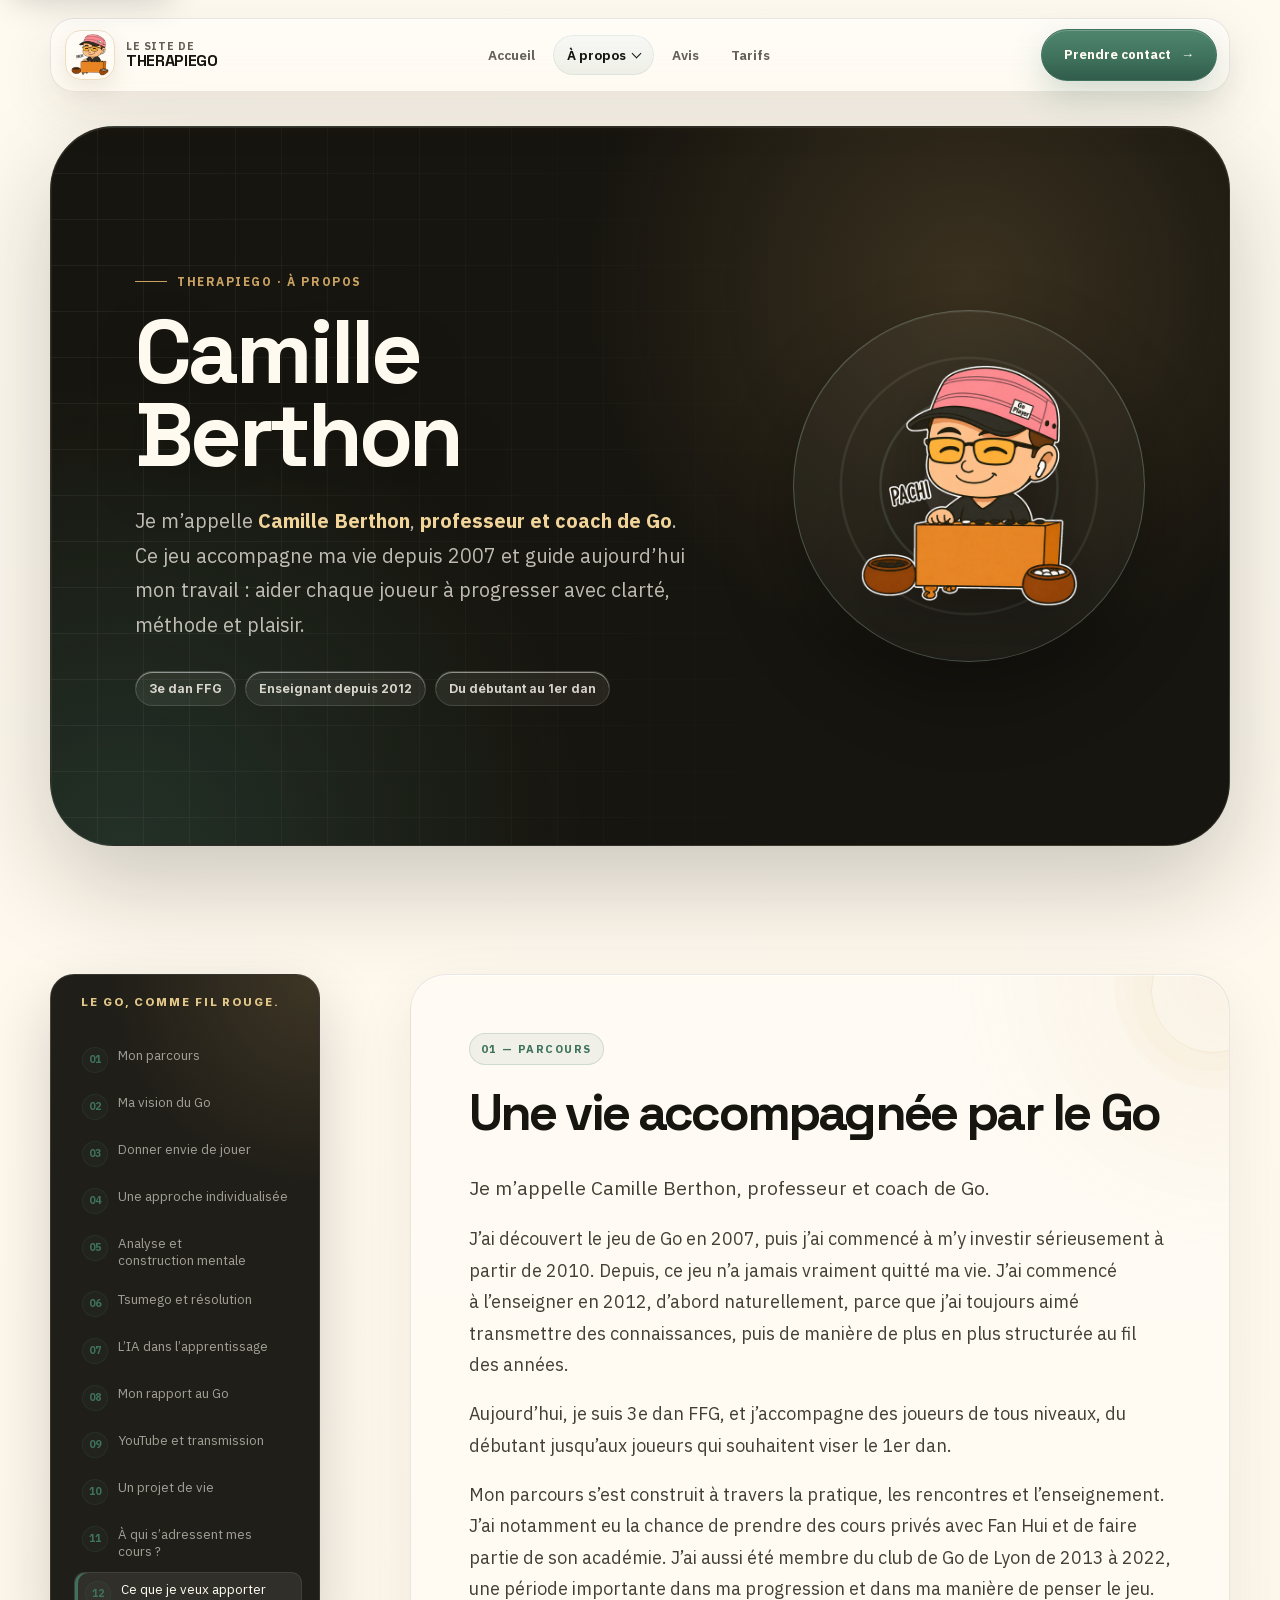
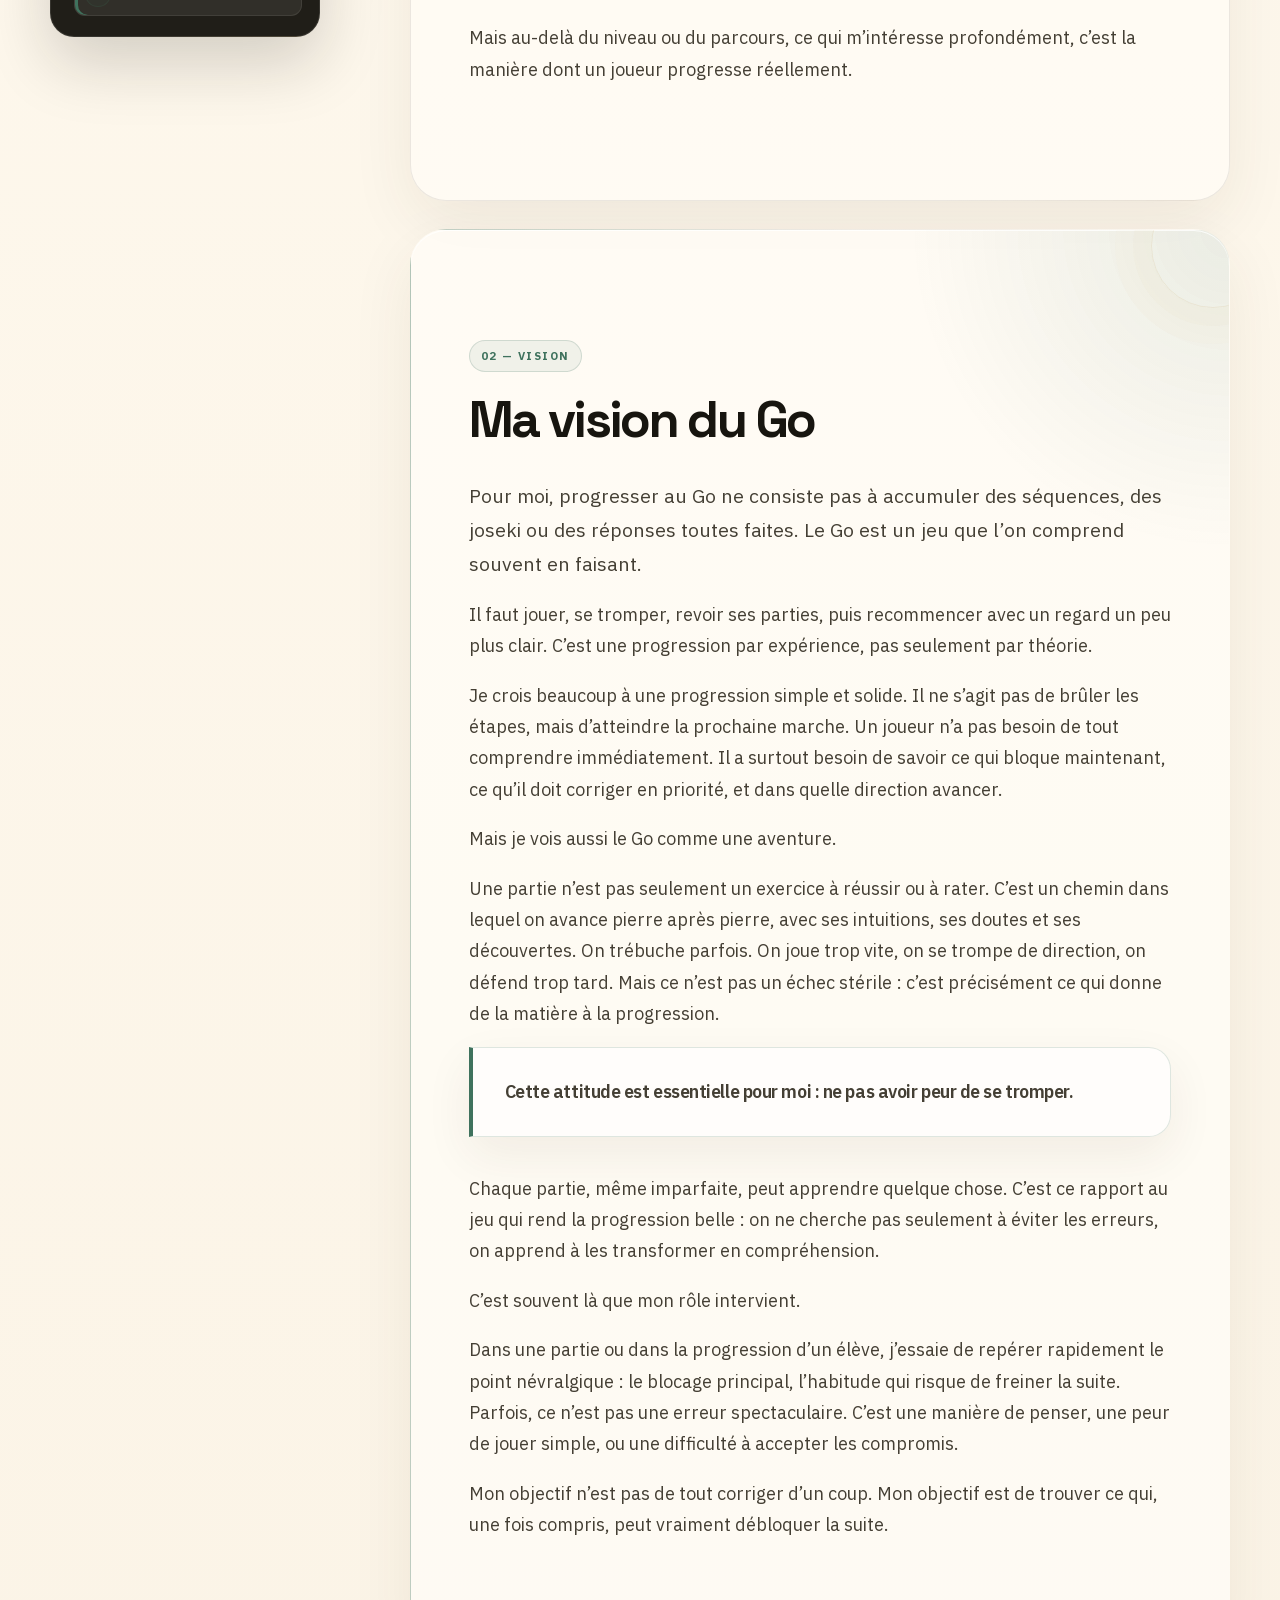
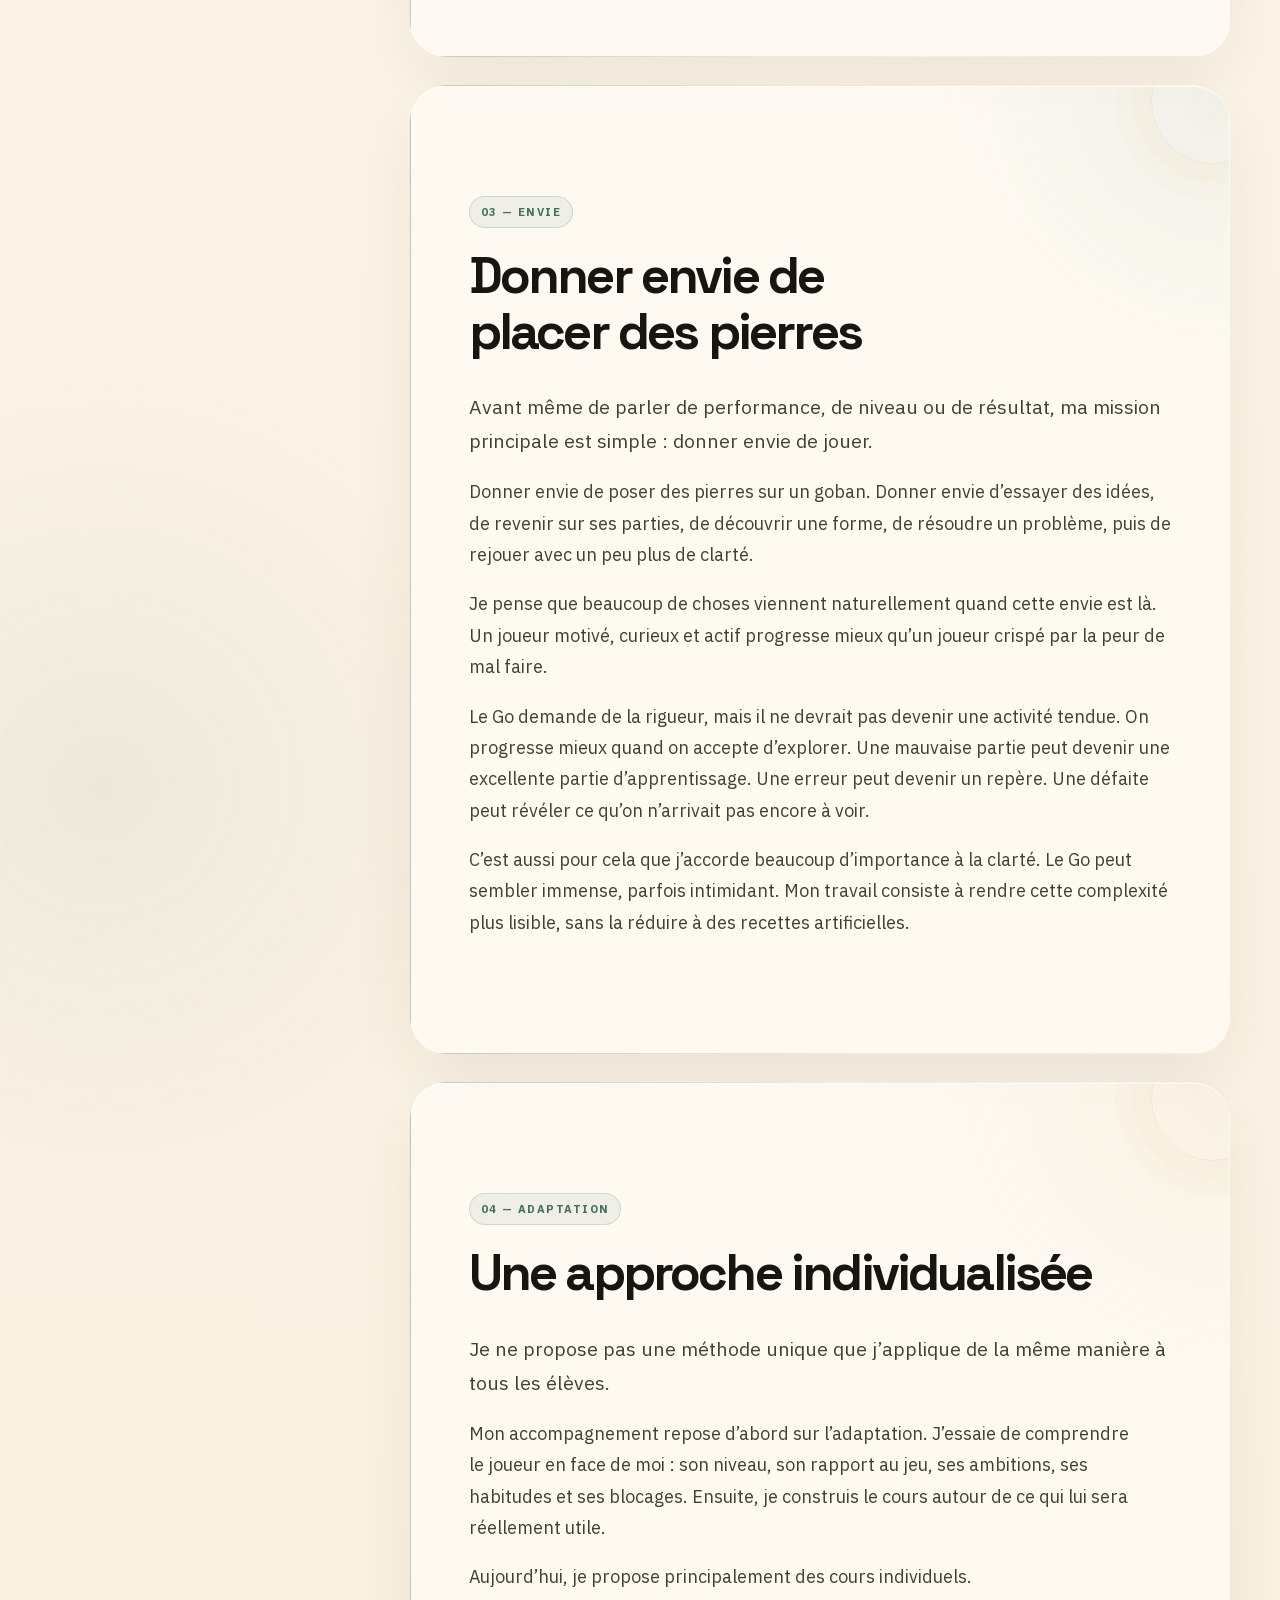
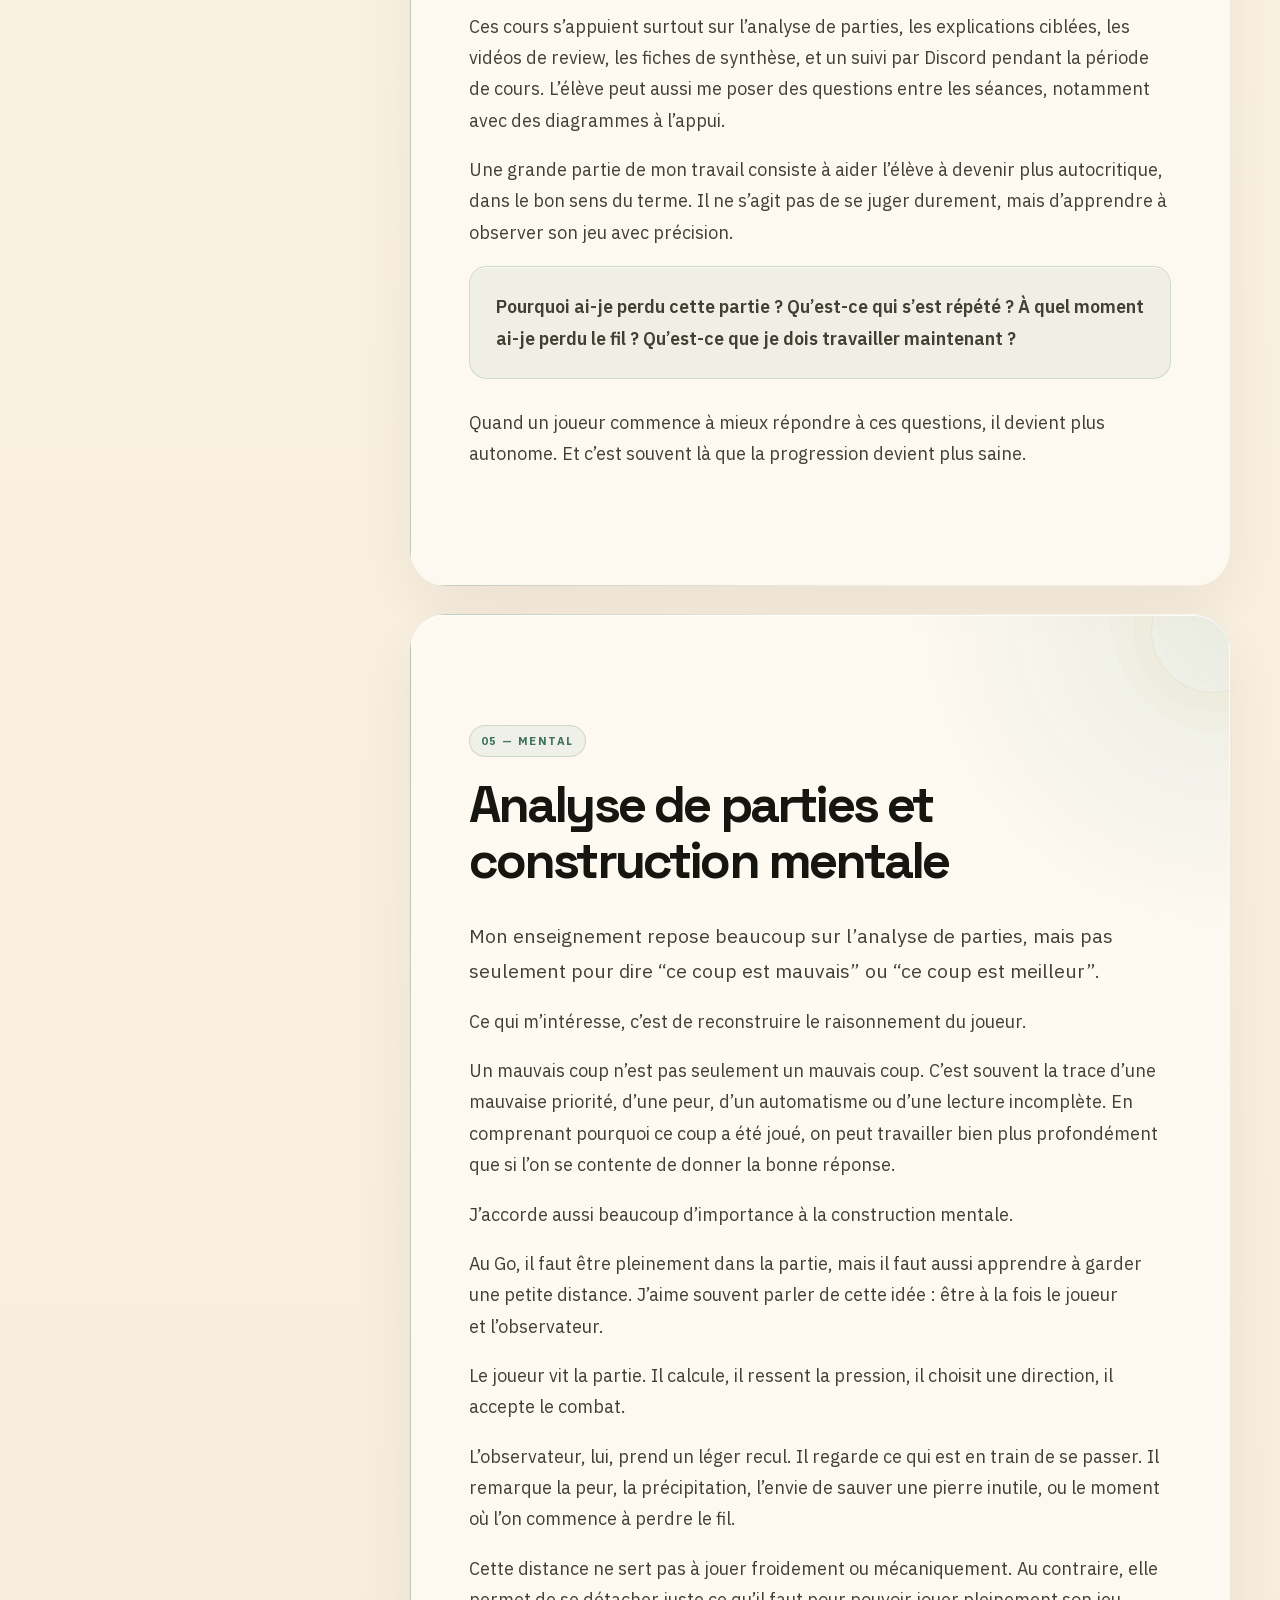
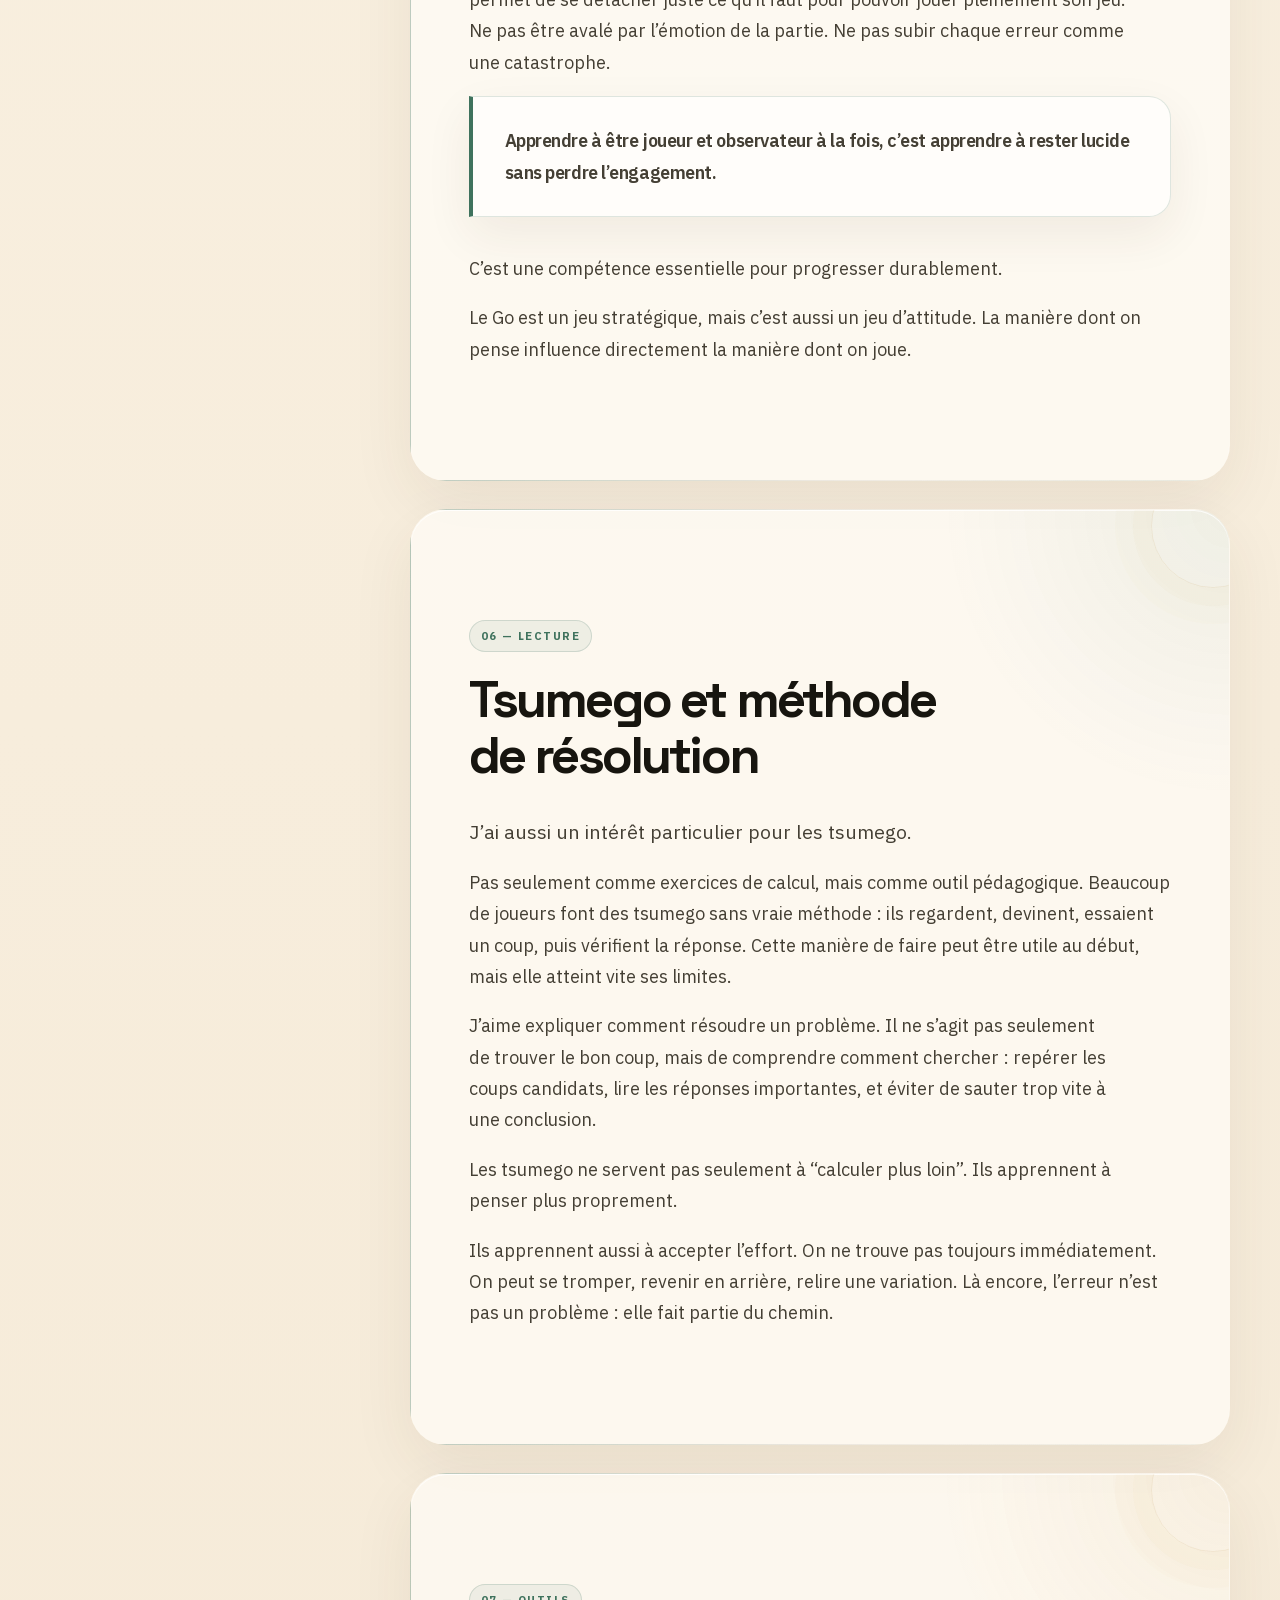
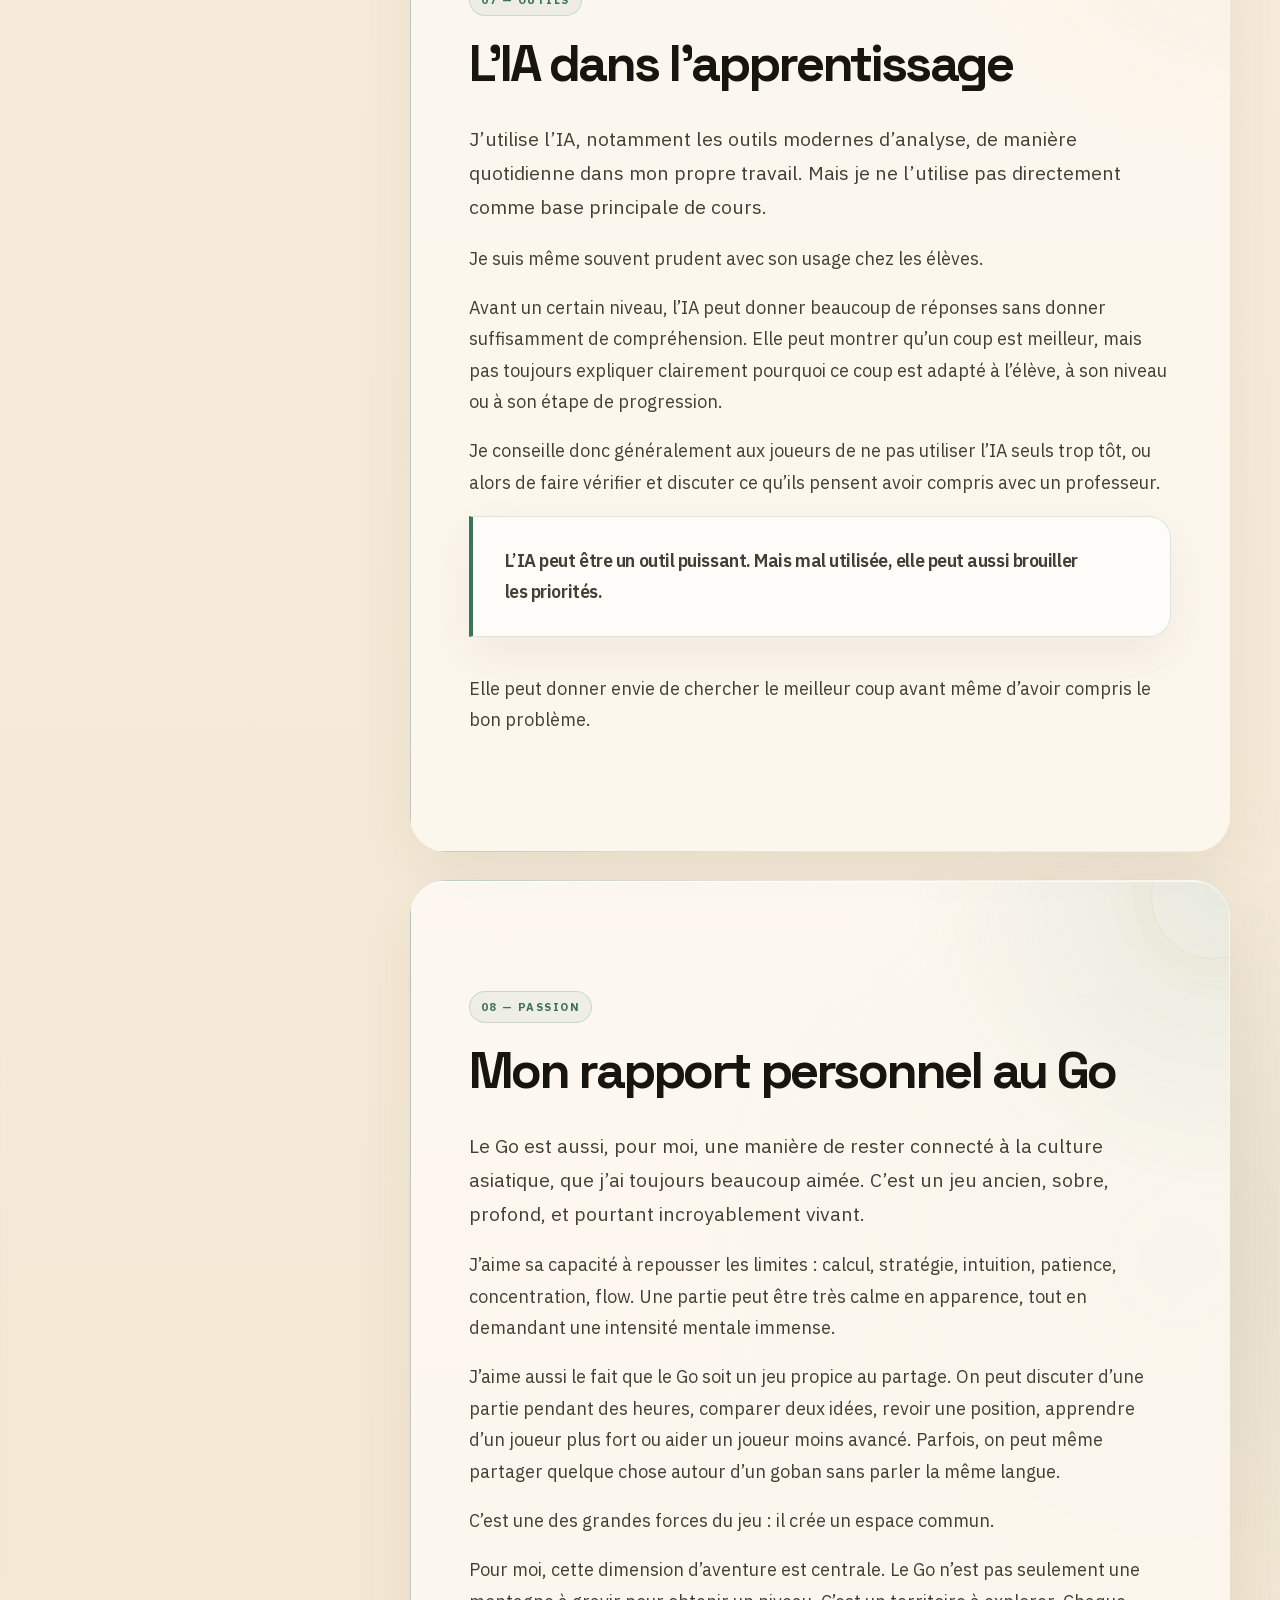
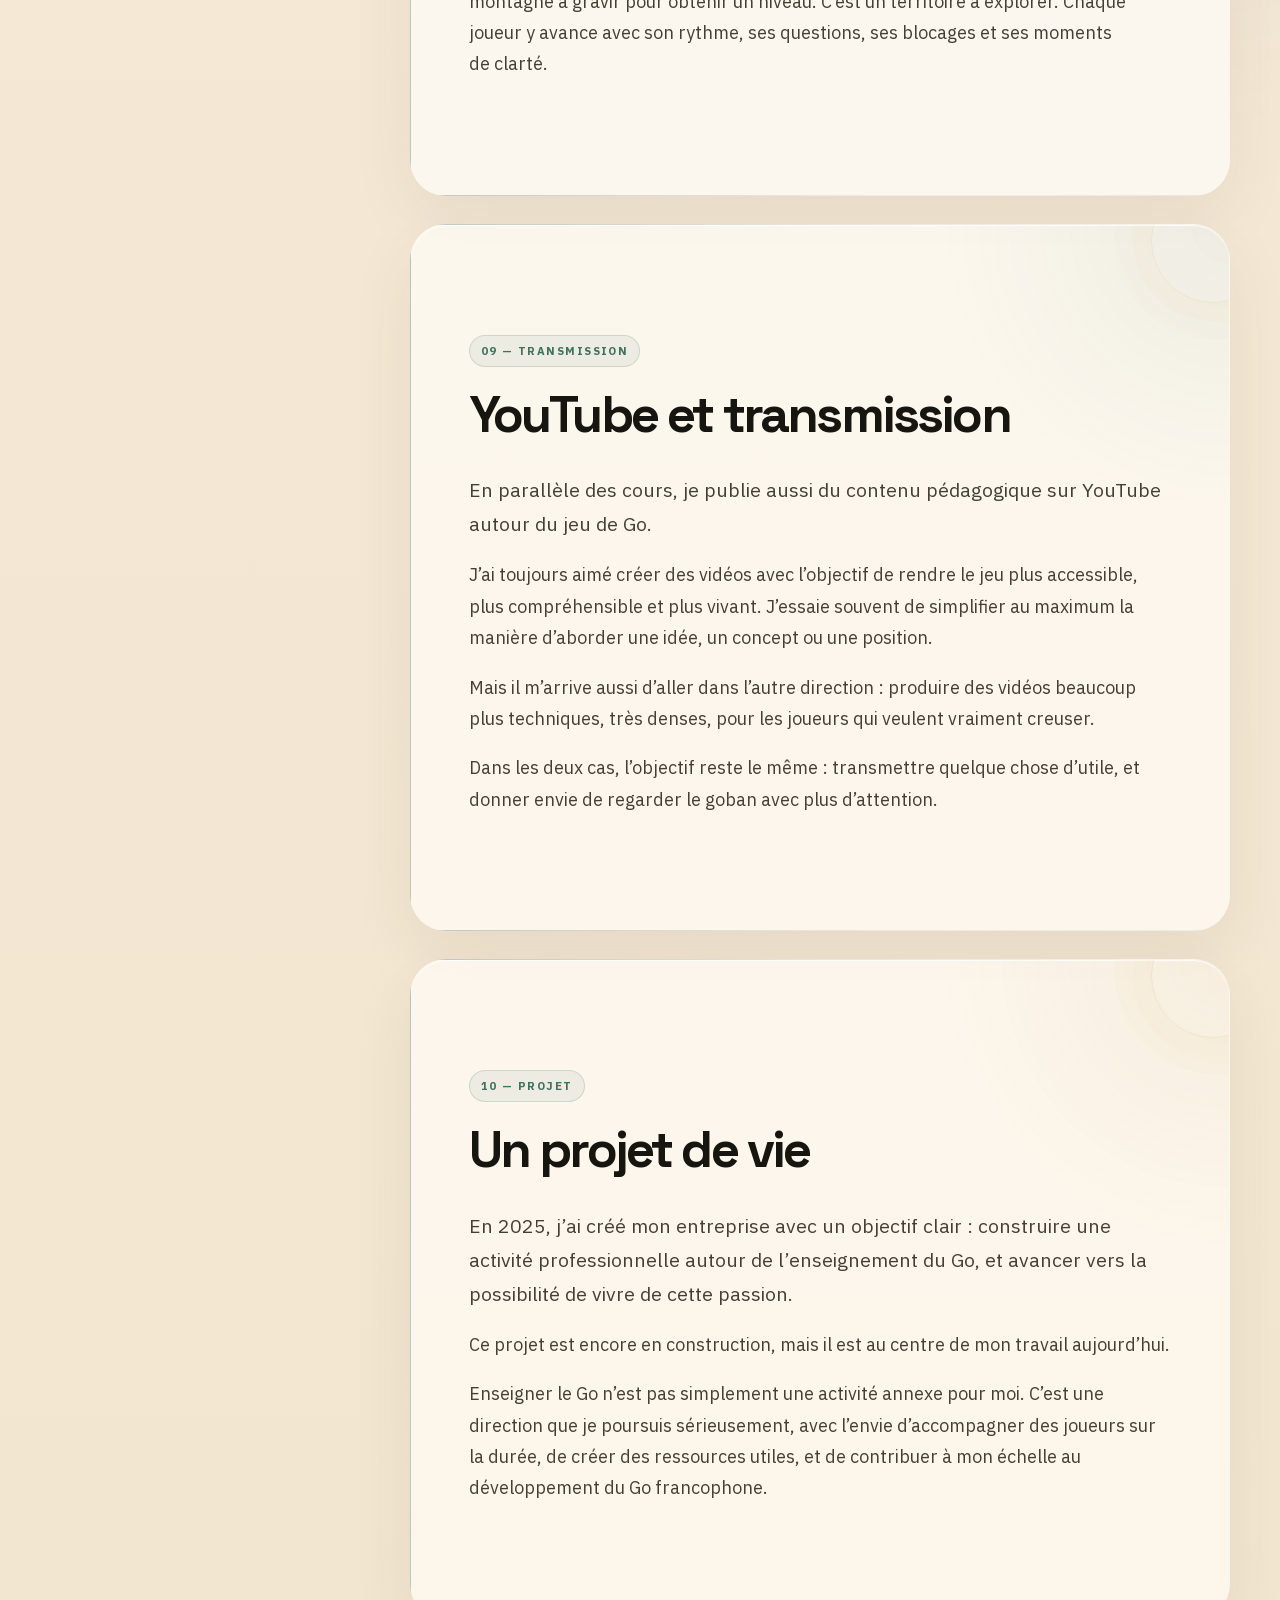
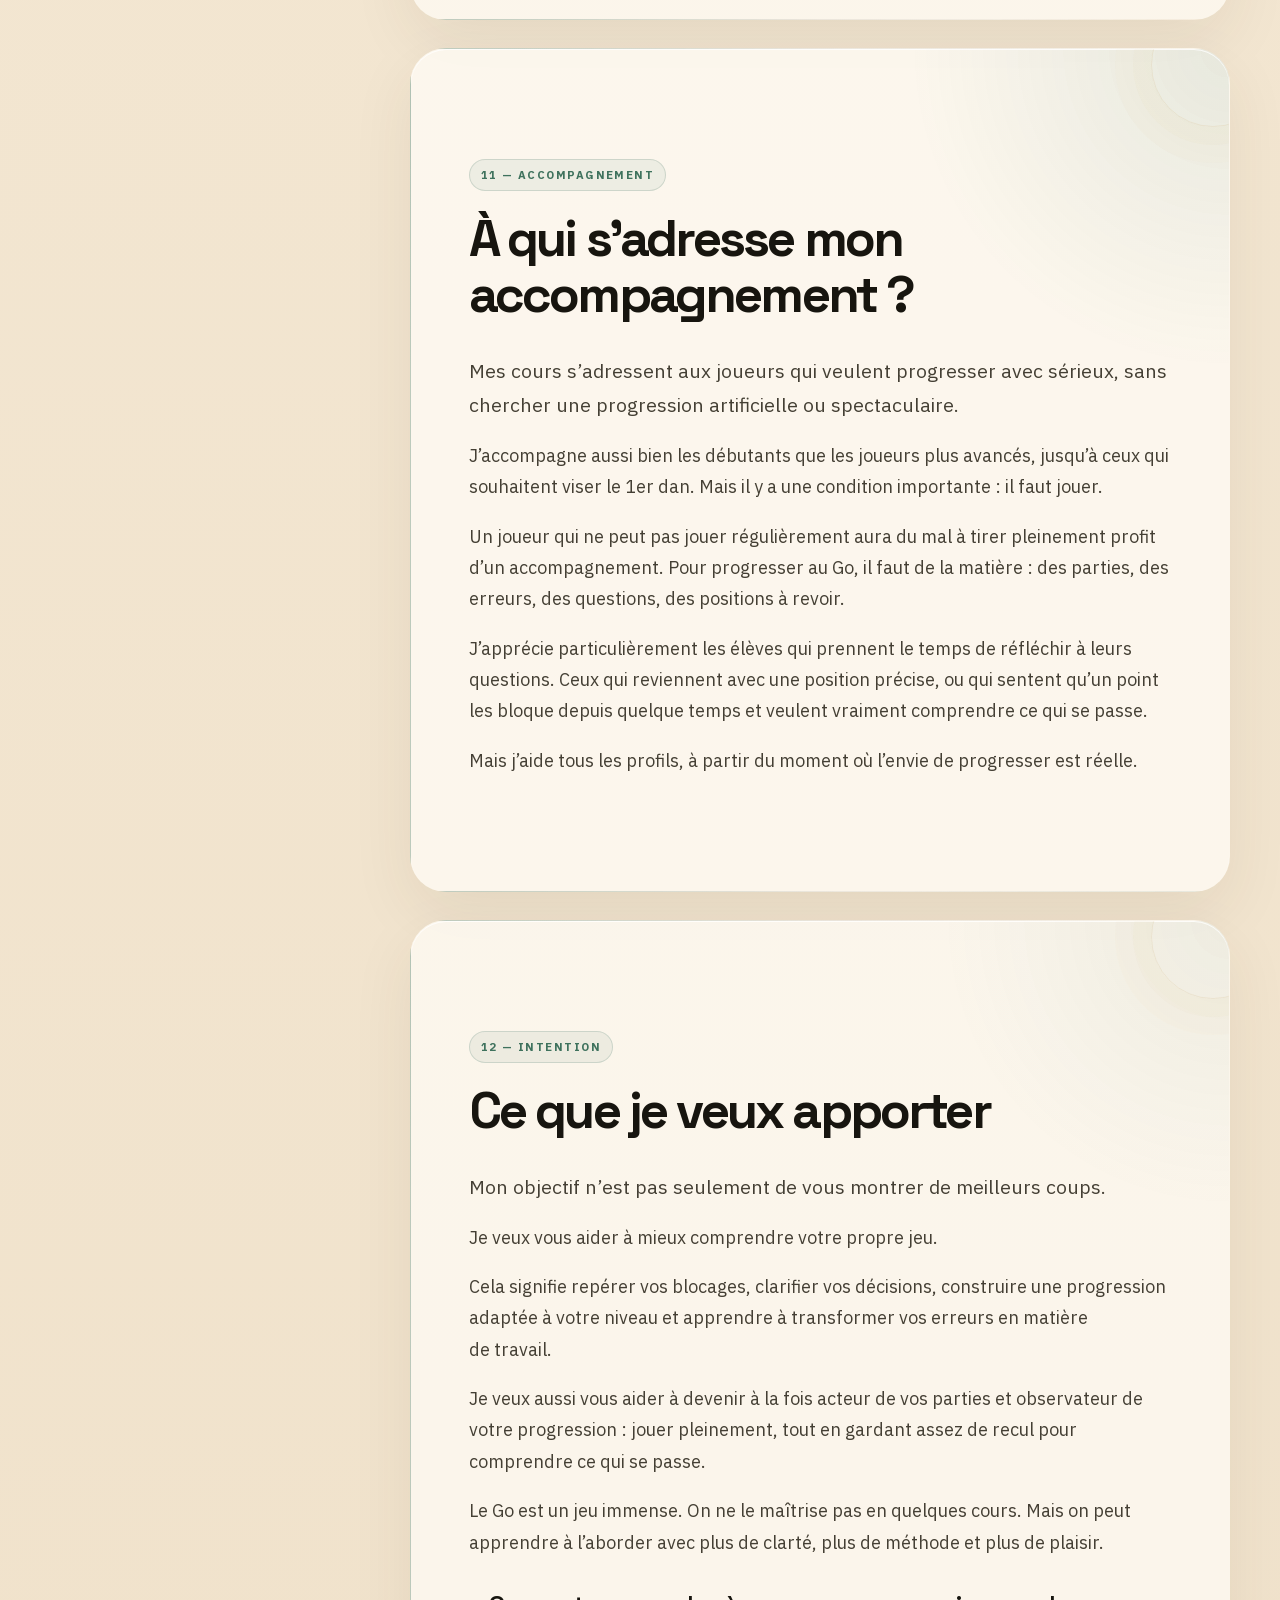
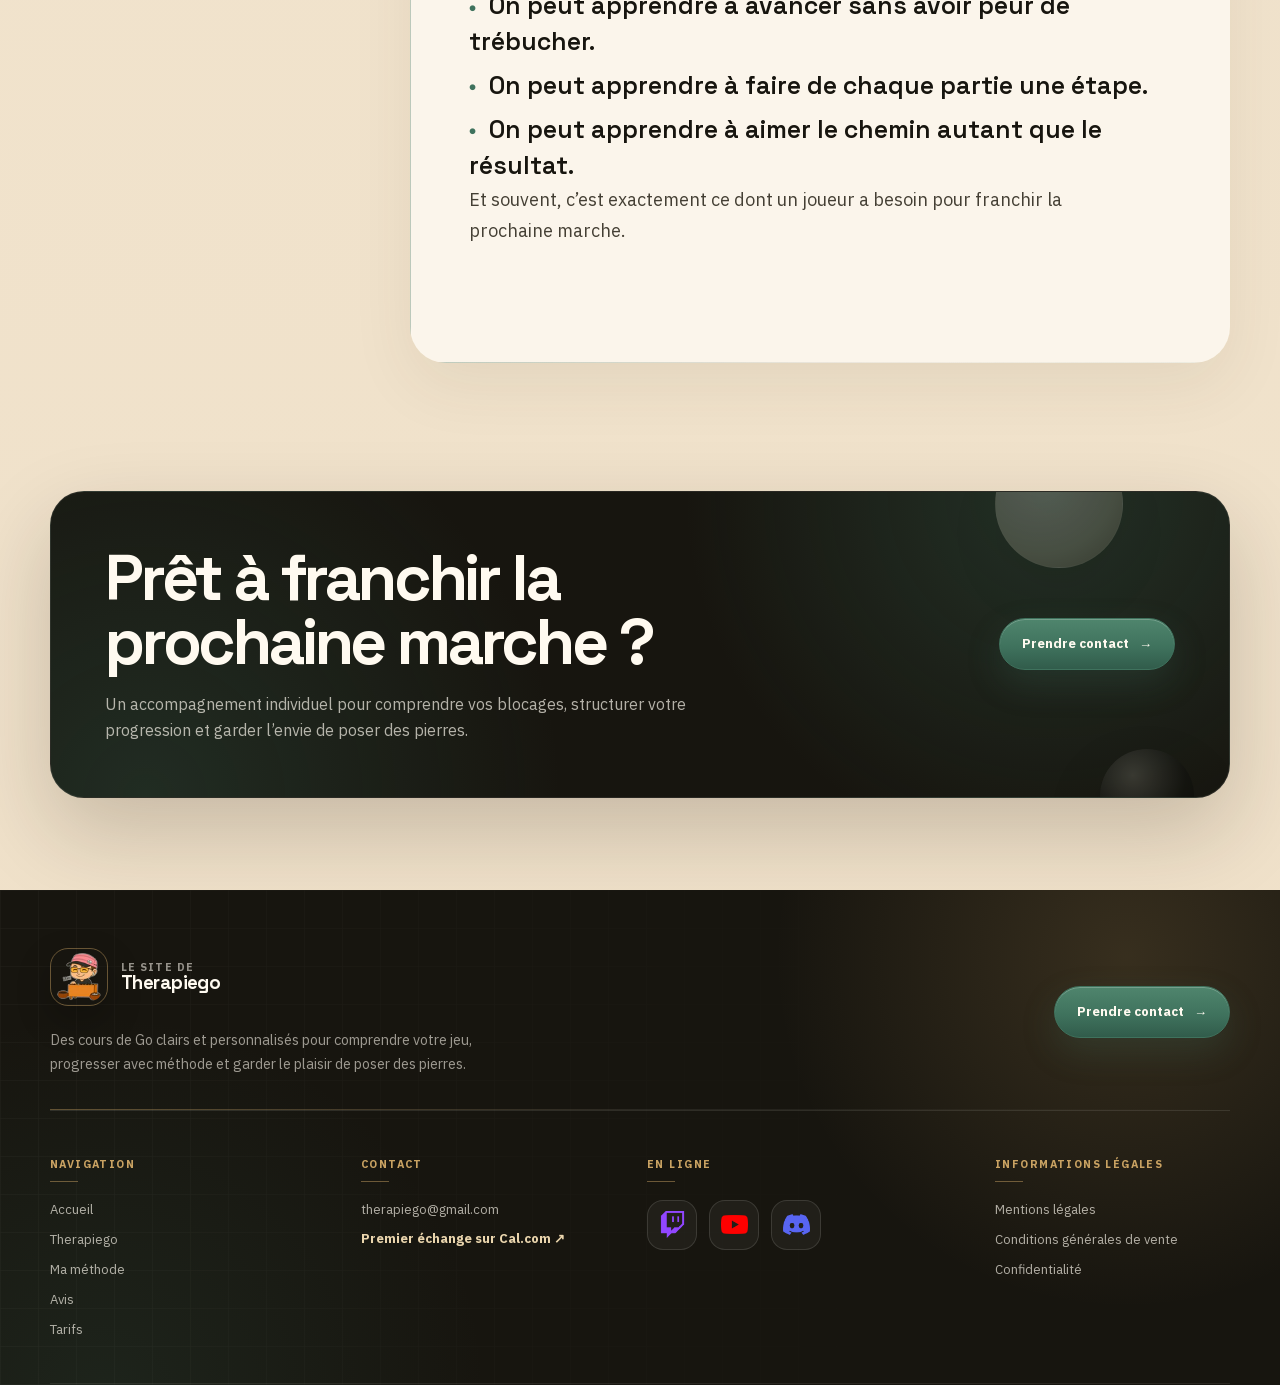
<file: a-propos.html>
<!DOCTYPE html>
<html lang="fr">
<head>
  <meta charset="UTF-8" />
  <meta name="viewport" content="width=device-width, initial-scale=1.0" />
  <meta name="theme-color" content="#fffaf0" />
  <title>À propos de Camille Berthon — Therapiego</title>
  <meta name="description" content="Découvrez le parcours, la vision du Go et l’approche pédagogique de Camille Berthon, professeur et coach de Go." />
  <link rel="canonical" href="https://www.therapiego.com/a-propos.html" />
  <meta property="og:type" content="website" />
  <meta property="og:locale" content="fr_FR" />
  <meta property="og:site_name" content="Therapiego" />
  <meta property="og:title" content="Camille Berthon — Therapiego" />
  <meta property="og:description" content="Découvrez le parcours et la vision du Go de Camille Berthon, professeur et coach de Go." />
  <meta property="og:url" content="https://www.therapiego.com/a-propos.html" />
  <meta property="og:image" content="https://www.therapiego.com/assets/therapiego-og.webp" />
  <meta property="og:image:secure_url" content="https://www.therapiego.com/assets/therapiego-og.webp" />
  <meta property="og:image:type" content="image/webp" />
  <meta property="og:image:width" content="1200" />
  <meta property="og:image:height" content="630" />
  <meta property="og:image:alt" content="Logo illustré de Therapiego autour du jeu de Go" />
  <meta name="twitter:card" content="summary_large_image" />
  <meta name="twitter:image" content="https://www.therapiego.com/assets/therapiego-og.webp" />
  <meta name="twitter:image:alt" content="Logo illustré de Therapiego autour du jeu de Go" />
  <script type="application/ld+json">
    {
      "@context": "https://schema.org",
      "@graph": [
        {
          "@type": "ProfilePage",
          "@id": "https://www.therapiego.com/a-propos.html#webpage",
          "url": "https://www.therapiego.com/a-propos.html",
          "name": "À propos de Camille Berthon — Therapiego",
          "description": "Découvrez le parcours, la vision du Go et l’approche pédagogique de Camille Berthon, professeur et coach de Go.",
          "isPartOf": {
            "@id": "https://www.therapiego.com/#website"
          },
          "mainEntity": {
            "@id": "https://www.therapiego.com/#camille-berthon"
          },
          "breadcrumb": {
            "@id": "https://www.therapiego.com/a-propos.html#breadcrumb"
          },
          "inLanguage": "fr-FR",
          "dateModified": "2026-07-27"
        },
        {
          "@type": "Person",
          "@id": "https://www.therapiego.com/#camille-berthon",
          "name": "Camille Berthon",
          "url": "https://www.therapiego.com/a-propos.html",
          "image": "https://www.therapiego.com/assets/camille-goban-hero.webp",
          "jobTitle": "Professeur et coach de Go",
          "description": "Joueur de Go depuis 2007, professeur depuis 2012 et 3e dan FFG.",
          "worksFor": {
            "@id": "https://www.therapiego.com/#organization"
          },
          "alumniOf": {
            "@type": "Organization",
            "name": "Académie Fan Hui"
          },
          "memberOf": {
            "@type": "SportsOrganization",
            "name": "Club de Go de Lyon",
            "description": "Membre de 2013 à 2022"
          },
          "knowsAbout": [
            "Jeu de Go",
            "Pédagogie du jeu de Go",
            "Analyse de parties de Go",
            "Tsumego",
            "Progression du débutant au 1er dan"
          ],
          "sameAs": [
            "https://linktr.ee/therapiego",
            "https://www.twitch.tv/therapiego",
            "https://www.youtube.com/@TherapieGo",
            "https://www.superprof.fr/joueur-2007-professeur-ffg-fox-donne-cours-adaptatifs-debutants.html"
          ]
        },
        {
          "@type": "BreadcrumbList",
          "@id": "https://www.therapiego.com/a-propos.html#breadcrumb",
          "itemListElement": [
            {
              "@type": "ListItem",
              "position": 1,
              "name": "Accueil",
              "item": "https://www.therapiego.com/"
            },
            {
              "@type": "ListItem",
              "position": 2,
              "name": "Therapiego",
              "item": "https://www.therapiego.com/a-propos.html"
            }
          ]
        }
      ]
    }
  </script>
  <link rel="icon" type="image/webp" sizes="64x64" href="assets/therapiego-favicon.webp" />
  <link rel="preload" as="image" href="assets/therapiego-avatar-profile-480.webp" imagesrcset="assets/therapiego-avatar-profile-480.webp 480w, assets/therapiego-avatar-profile.webp 800w" imagesizes="(max-width: 760px) calc(100vw - 40px), 460px" type="image/webp" />
  <style>
    :root {
      --ink: #17150f;
      --muted: #645f53;
      --cream: #fffaf0;
      --cream-2: #f4ead9;
      --paper: rgba(255, 253, 247, .82);
      --red: #3f725d;
      --red-dark: #2f5948;
      --gold: #c9a262;
      --jade: #3f725d;
      --line: rgba(23, 21, 15, .11);
      --shadow: 0 28px 80px rgba(71, 55, 28, .11);
      --container: min(1180px, calc(100% - 48px));
      --ease: cubic-bezier(.2, .8, .2, 1);
    }

    * {
      box-sizing: border-box;
      margin: 0;
      padding: 0;
    }

    html {
      scroll-behavior: smooth;
      scroll-padding-top: 118px;
      background: var(--cream);
    }

    body {
      min-height: 100vh;
      color: var(--ink);
      background:
        radial-gradient(circle at 88% 6%, rgba(63, 114, 93, .08), transparent 22rem),
        radial-gradient(circle at 8% 32%, rgba(63, 114, 93, .08), transparent 26rem),
        linear-gradient(180deg, #fffaf0 0%, #f4ead9 100%);
      font-family: "Inter", system-ui, sans-serif;
      -webkit-font-smoothing: antialiased;
    }

    body::before {
      content: "";
      position: fixed;
      inset: 0;
      z-index: -1;
      pointer-events: none;
      opacity: .035;
      background-image:
        linear-gradient(var(--ink) 1px, transparent 1px),
        linear-gradient(90deg, var(--ink) 1px, transparent 1px);
      background-size: 32px 32px;
      mask-image: linear-gradient(to bottom, black, transparent 68%);
    }

    a {
      color: inherit;
      text-decoration: none;
    }

    img {
      display: block;
      max-width: 100%;
    }

    ::selection {
      color: var(--cream);
      background: var(--red);
    }

    .skip-link {
      position: fixed;
      top: 12px;
      left: 12px;
      z-index: 1000;
      padding: 12px 16px;
      color: #fff;
      border-radius: 10px;
      background: var(--ink);
      transform: translateY(-160%);
      transition: transform 180ms ease;
    }

    .skip-link:focus {
      transform: none;
    }

    .site-header {
      position: sticky;
      top: 0;
      z-index: 100;
      padding: 18px 0 10px;
    }

    .navbar {
      width: var(--container);
      min-height: 72px;
      margin-inline: auto;
      display: grid;
      grid-template-columns: auto 1fr auto;
      align-items: center;
      gap: 24px;
      padding: 10px 12px;
      border: 1px solid rgba(23, 21, 15, .09);
      border-radius: 999px;
      background: rgba(255, 250, 240, .84);
      box-shadow: 0 18px 58px rgba(78, 62, 35, .12), inset 0 1px 0 rgba(255,255,255,.86);
      backdrop-filter: blur(22px) saturate(1.05);
      -webkit-backdrop-filter: blur(22px) saturate(1.05);
    }

    .brand {
      display: inline-flex;
      align-items: center;
      gap: 12px;
      min-width: max-content;
    }

    .brand-avatar {
      width: 48px;
      height: 48px;
      padding: 2px;
      flex: 0 0 48px;
      border: 1px solid rgba(201, 162, 98, .35);
      border-radius: 50%;
      background: transparent;
      box-shadow: 0 10px 24px rgba(71, 55, 28, .14);
      object-fit: contain;
    }

    .brand-copy {
      display: grid;
      gap: 2px;
      line-height: 1;
      text-transform: uppercase;
    }

    .brand-name {
      font-family: "Space Grotesk", sans-serif;
      font-size: .84rem;
      font-weight: 700;
      letter-spacing: .22em;
    }

    .brand-sub {
      color: #9a7030;
      font-size: .7rem;
      font-weight: 800;
      letter-spacing: .33em;
    }

    .nav-links {
      justify-self: center;
      display: flex;
      align-items: center;
      gap: 5px;
      padding: 5px;
      border: 1px solid rgba(23, 21, 15, .06);
      border-radius: 999px;
      background: rgba(23, 21, 15, .035);
    }

    .nav-links a {
      padding: 10px 14px;
      color: rgba(23, 21, 15, .68);
      border-radius: 999px;
      font-family: "IBM Plex Sans", sans-serif;
      font-size: .82rem;
      font-weight: 600;
      transition: 180ms ease;
    }

    .nav-links a:hover,
    .nav-links a[aria-current="page"] {
      color: var(--ink);
      background: rgba(239, 224, 201, .8);
    }

    .nav-cta,
    .button {
      display: inline-flex;
      align-items: center;
      justify-content: center;
      min-height: 48px;
      padding: 0 21px;
      color: #fffaf0;
      border-radius: 999px;
      background: linear-gradient(135deg, #4f856d, var(--red-dark));
      box-shadow: 0 14px 34px rgba(63, 114, 93, .22);
      font-family: "IBM Plex Sans", sans-serif;
      font-size: .75rem;
      font-weight: 800;
      letter-spacing: .08em;
      text-transform: uppercase;
      transition: transform 180ms ease, box-shadow 180ms ease;
    }

    .nav-cta:hover,
    .button:hover {
      transform: translateY(-2px);
      box-shadow: 0 18px 42px rgba(63, 114, 93, .3);
    }

    .nav-toggle {
      display: none;
      width: 46px;
      height: 46px;
      border: 1px solid var(--line);
      border-radius: 50%;
      background: rgba(255,255,255,.56);
    }

    .nav-toggle span {
      display: block;
      width: 18px;
      height: 2px;
      margin: 4px auto;
      background: var(--ink);
    }

    .hero {
      width: var(--container);
      margin: 34px auto 0;
      display: grid;
      grid-template-columns: minmax(0, 1.18fr) minmax(300px, .72fr);
      gap: clamp(38px, 7vw, 96px);
      align-items: center;
      padding: clamp(44px, 7vw, 88px);
      border: 1px solid var(--line);
      border-radius: clamp(34px, 5vw, 66px);
      background:
        radial-gradient(circle at 14% 0%, rgba(63,114,93,.1), transparent 27rem),
        linear-gradient(145deg, rgba(255,255,255,.76), rgba(255,250,240,.38));
      box-shadow: var(--shadow), inset 0 1px 0 rgba(255,255,255,.82);
      overflow: hidden;
    }

    .eyebrow {
      display: inline-flex;
      align-items: center;
      gap: 10px;
      margin-bottom: 24px;
      color: var(--red);
      font-family: "IBM Plex Sans", sans-serif;
      font-size: .75rem;
      font-weight: 800;
      letter-spacing: .16em;
      text-transform: uppercase;
    }

    .eyebrow::before {
      content: "";
      width: 32px;
      height: 1px;
      background: var(--red);
    }

    h1,
    h2,
    h3 {
      font-family: "Space Grotesk", sans-serif;
      letter-spacing: -.04em;
      text-wrap: balance;
    }

    h1 {
      max-width: 800px;
      font-size: clamp(3.1rem, 7vw, 6.8rem);
      line-height: .92;
    }

    .hero-lead {
      max-width: 730px;
      margin-top: 28px;
      color: #373329;
      font-family: "IBM Plex Sans", sans-serif;
      font-size: clamp(1.14rem, 1.8vw, 1.4rem);
      line-height: 1.7;
    }

    .hero-lead strong {
      color: var(--ink);
    }

    .hero-meta {
      display: flex;
      flex-wrap: wrap;
      gap: 10px;
      margin-top: 30px;
    }

    .hero-meta span {
      padding: 9px 13px;
      color: #504a3d;
      border: 1px solid rgba(23,21,15,.08);
      border-radius: 999px;
      background: rgba(255,255,255,.5);
      font-size: .77rem;
      font-weight: 700;
    }

    .portrait-card {
      position: relative;
      max-width: 390px;
      justify-self: end;
      padding: 16px;
      border: 1px solid rgba(201, 162, 98, .28);
      border-radius: 48% 48% 34px 34px;
      background: rgba(255,255,255,.54);
      box-shadow: 0 30px 70px rgba(71, 55, 28, .14);
    }

    .portrait-card::before {
      content: "囲碁";
      position: absolute;
      right: -18px;
      top: 26%;
      z-index: 2;
      padding: 13px 9px;
      color: var(--cream);
      border-radius: 999px;
      background: var(--red);
      font-size: .76rem;
      font-weight: 700;
      writing-mode: vertical-rl;
      letter-spacing: .12em;
      box-shadow: 0 16px 34px rgba(63,114,93,.25);
    }

    .portrait-card img {
      width: 100%;
      aspect-ratio: .92;
      border-radius: 46% 46% 24px 24px;
      background: transparent;
      object-fit: contain;
      object-position: center bottom;
    }

    .portrait-caption {
      display: grid;
      grid-template-columns: 1fr auto;
      align-items: end;
      gap: 16px;
      padding: 18px 6px 5px;
    }

    .portrait-caption strong {
      display: block;
      font-family: "Space Grotesk", sans-serif;
      font-size: 1.1rem;
    }

    .portrait-caption small {
      display: block;
      margin-top: 4px;
      color: var(--muted);
      line-height: 1.45;
    }

    .stone-mark {
      width: 18px;
      height: 18px;
      border-radius: 50%;
      background: var(--ink);
      box-shadow: -22px 0 0 #f9f2e4, -22px 0 0 1px rgba(23,21,15,.15);
    }

    .story-shell {
      width: var(--container);
      margin: clamp(78px, 10vw, 132px) auto;
      display: grid;
      grid-template-columns: 244px minmax(0, 760px);
      justify-content: space-between;
      gap: clamp(46px, 8vw, 110px);
      align-items: start;
    }

    .toc {
      position: sticky;
      top: 112px;
      display: grid;
      gap: 18px;
    }

    .toc-label {
      color: var(--red);
      font-size: .7rem;
      font-weight: 800;
      letter-spacing: .18em;
      text-transform: uppercase;
    }

    .toc ol {
      list-style: none;
      display: grid;
      gap: 4px;
    }

    .toc a {
      display: grid;
      grid-template-columns: 28px 1fr;
      gap: 8px;
      padding: 8px 10px;
      color: var(--muted);
      border-radius: 12px;
      font-family: "IBM Plex Sans", sans-serif;
      font-size: .83rem;
      line-height: 1.3;
      transition: 180ms ease;
    }

    .toc a span {
      color: var(--gold);
      font-size: .7rem;
      font-weight: 800;
    }

    .toc a:hover {
      color: var(--ink);
      background: rgba(255,255,255,.5);
    }

    .article {
      min-width: 0;
    }

    .chapter {
      position: relative;
      padding: 0 0 clamp(74px, 9vw, 112px);
    }

    .chapter + .chapter {
      padding-top: clamp(70px, 8vw, 96px);
      border-top: 1px solid var(--line);
    }

    .chapter-number {
      display: block;
      margin-bottom: 17px;
      color: var(--gold);
      font-family: "Space Grotesk", sans-serif;
      font-size: .74rem;
      font-weight: 700;
      letter-spacing: .18em;
    }

    .chapter h2 {
      max-width: 680px;
      margin-bottom: 28px;
      font-size: clamp(2.2rem, 5vw, 4.4rem);
      line-height: 1;
    }

    .chapter p {
      color: #3d392f;
      font-family: "IBM Plex Sans", sans-serif;
      font-size: clamp(1.03rem, 1.4vw, 1.16rem);
      line-height: 1.82;
      text-wrap: pretty;
    }

    .chapter p + p {
      margin-top: 18px;
    }

    .pullquote {
      margin: 36px 0;
      padding: 28px 28px 28px 32px;
      color: var(--ink);
      border-left: 4px solid var(--red);
      border-radius: 0 24px 24px 0;
      background: rgba(255,255,255,.54);
      box-shadow: inset 0 1px 0 rgba(255,255,255,.7);
      font-family: "Space Grotesk", sans-serif;
      font-size: clamp(1.3rem, 2.7vw, 2rem);
      font-weight: 600;
      line-height: 1.35;
      letter-spacing: -.025em;
    }

    .questions {
      margin: 28px 0;
      padding: 24px 26px;
      color: #2c4f40;
      border: 1px solid rgba(63,114,93,.18);
      border-radius: 24px;
      background: rgba(63,114,93,.07);
      font-family: "Space Grotesk", sans-serif;
      font-size: clamp(1.05rem, 2vw, 1.35rem);
      font-weight: 600;
      line-height: 1.55;
    }

    .closing-lines {
      margin-top: 30px;
      display: grid;
      gap: 8px;
      color: var(--ink);
      font-family: "Space Grotesk", sans-serif;
      font-size: clamp(1.15rem, 2.3vw, 1.55rem);
      font-weight: 600;
      line-height: 1.45;
    }

    .closing-lines span::before {
      content: "●";
      margin-right: 12px;
      color: var(--red);
      font-size: .54em;
      vertical-align: .18em;
    }

    .final-cta {
      width: var(--container);
      margin: 0 auto 48px;
      display: grid;
      grid-template-columns: minmax(0, 1fr) auto;
      gap: 32px;
      align-items: center;
      padding: clamp(34px, 6vw, 68px);
      color: var(--cream);
      border-radius: 40px;
      background:
        radial-gradient(circle at 82% 0%, rgba(201,162,98,.22), transparent 24rem),
        #17150f;
      box-shadow: 0 32px 80px rgba(23,21,15,.2);
    }

    .final-cta h2 {
      max-width: 710px;
      font-size: clamp(2rem, 5vw, 4.2rem);
      line-height: 1;
    }

    .final-cta p {
      max-width: 620px;
      margin-top: 17px;
      color: rgba(255,250,240,.68);
      font-family: "IBM Plex Sans", sans-serif;
      font-size: 1rem;
      line-height: 1.7;
    }

    .footer {
      width: var(--container);
      margin-inline: auto;
      display: flex;
      justify-content: space-between;
      gap: 24px;
      padding: 24px 0 36px;
      color: var(--muted);
      border-top: 1px solid var(--line);
      font-size: .78rem;
    }

    .footer a:hover {
      color: var(--red);
    }

    @media (max-width: 980px) {
      .navbar {
        grid-template-columns: auto auto;
      }

      .nav-toggle {
        display: block;
        justify-self: end;
      }

      .nav-links {
        display: none;
        grid-column: 1 / -1;
        width: 100%;
        border-radius: 22px;
      }

      .nav-links.is-open {
        display: grid;
      }

      .nav-links a {
        text-align: center;
      }

      .nav-cta {
        display: none;
      }

      .hero {
        grid-template-columns: 1fr;
      }

      .portrait-card {
        width: min(100%, 420px);
        justify-self: start;
      }

      .story-shell {
        grid-template-columns: 1fr;
      }

      .toc {
        position: static;
        padding: 22px;
        border: 1px solid var(--line);
        border-radius: 24px;
        background: rgba(255,255,255,.44);
      }

      .toc ol {
        grid-template-columns: repeat(2, minmax(0, 1fr));
      }
    }

    @media (max-width: 640px) {
      :root {
        --container: min(100% - 22px, 1180px);
      }

      .site-header {
        padding-top: 10px;
      }

      .navbar {
        border-radius: 26px;
      }

      .brand-copy {
        display: none;
      }

      .hero {
        margin-top: 16px;
        padding: 36px 22px;
        border-radius: 32px;
      }

      h1 {
        font-size: clamp(3rem, 17vw, 4.8rem);
      }

      .portrait-card::before {
        right: -7px;
      }

      .story-shell {
        margin-top: 72px;
      }

      .toc ol {
        grid-template-columns: 1fr;
      }

      .chapter h2 {
        font-size: 2.35rem;
      }

      .final-cta {
        grid-template-columns: 1fr;
        border-radius: 30px;
      }

      .footer {
        flex-direction: column;
      }
    }

    @media (prefers-reduced-motion: reduce) {
      html {
        scroll-behavior: auto;
      }

      *,
      *::before,
      *::after {
        transition-duration: .01ms !important;
      }
    }

    /* Direction éditoriale finale */
    .reading-progress {
      position: fixed;
      inset: 0 0 auto;
      z-index: 1001;
      height: 4px;
      background: linear-gradient(90deg, var(--red), #6e9b83 55%, var(--gold));
      box-shadow: 0 3px 14px rgba(63,114,93,.25);
      transform: scaleX(var(--reading-progress, 0));
      transform-origin: left center;
    }

    .hero {
      position: relative;
      min-height: min(760px, calc(100svh - 128px));
      grid-template-columns: minmax(0, .92fr) minmax(390px, .7fr);
      gap: clamp(42px, 7vw, 94px);
      color: var(--cream);
      border-color: rgba(255,250,240,.12);
      background:
        radial-gradient(circle at 78% 14%, rgba(201,162,98,.2), transparent 27rem),
        radial-gradient(circle at 2% 100%, rgba(63,114,93,.26), transparent 28rem),
        #17150f;
      box-shadow:
        0 38px 100px rgba(23,21,15,.22),
        inset 0 1px 0 rgba(255,255,255,.07);
      isolation: isolate;
    }

    .hero::before {
      content: "";
      position: absolute;
      inset: 0;
      z-index: -1;
      opacity: .13;
      background-image:
        linear-gradient(rgba(255,250,240,.23) 1px, transparent 1px),
        linear-gradient(90deg, rgba(255,250,240,.23) 1px, transparent 1px);
      background-size: 46px 46px;
      mask-image: linear-gradient(90deg, black, transparent 68%);
    }

    .hero .eyebrow {
      color: var(--gold);
    }

    .hero .eyebrow::before {
      background: var(--gold);
    }

    .hero h1 {
      color: var(--cream);
      font-size: clamp(3.8rem, 7vw, 7rem);
      text-shadow: 0 18px 54px rgba(0,0,0,.24);
    }

    .hero-lead {
      max-width: 650px;
      color: rgba(255,250,240,.72);
      font-size: clamp(1.08rem, 1.55vw, 1.28rem);
    }

    .hero-lead strong {
      color: #f0d49a;
    }

    .hero-meta span {
      color: rgba(255,250,240,.82);
      border-color: rgba(255,250,240,.13);
      background: rgba(255,250,240,.07);
      backdrop-filter: blur(10px);
      -webkit-backdrop-filter: blur(10px);
    }

    .portrait-card {
      width: min(100%, 460px);
      max-width: none;
      padding: 10px;
      border-color: rgba(227,200,137,.32);
      border-radius: 38px;
      background:
        linear-gradient(145deg, rgba(255,255,255,.16), rgba(255,255,255,.035)),
        rgba(255,250,240,.04);
      box-shadow:
        0 38px 80px rgba(0,0,0,.32),
        inset 0 1px 0 rgba(255,255,255,.12);
      transform: rotate(1.2deg);
    }

    .portrait-card::before {
      right: -14px;
      top: 54px;
      color: #17150f;
      background: #f0d49a;
      box-shadow: 0 18px 38px rgba(0,0,0,.28);
    }

    .portrait-card img {
      aspect-ratio: 4 / 5;
      border-radius: 29px;
      background: transparent;
      object-fit: cover;
      object-position: 50% 44%;
      filter: saturate(.93) contrast(1.03);
    }

    .portrait-caption {
      position: absolute;
      left: 28px;
      right: 28px;
      bottom: 26px;
      padding: 15px 18px;
      border: 1px solid rgba(255,255,255,.62);
      border-radius: 19px;
      background: rgba(255,250,240,.88);
      box-shadow: 0 18px 46px rgba(23,21,15,.2);
      backdrop-filter: blur(16px);
      -webkit-backdrop-filter: blur(16px);
    }

    .portrait-caption strong {
      color: var(--ink);
    }

    .portrait-caption small {
      color: #5a5448;
    }

    .story-shell {
      grid-template-columns: 270px minmax(0, 840px);
      gap: clamp(42px, 6vw, 84px);
      margin-top: clamp(84px, 10vw, 138px);
    }

    .toc {
      top: 108px;
      max-height: calc(100vh - 132px);
      gap: 16px;
      padding: 22px 18px;
      color: var(--cream);
      border: 1px solid rgba(255,250,240,.08);
      border-radius: 28px;
      background:
        radial-gradient(circle at 100% 0%, rgba(201,162,98,.18), transparent 13rem),
        #201e18;
      box-shadow: 0 26px 64px rgba(23,21,15,.18);
      overflow: auto;
      scrollbar-width: thin;
      scrollbar-color: rgba(201,162,98,.38) transparent;
    }

    .toc-label {
      padding-inline: 10px;
      color: #e3c889;
    }

    .toc ol {
      gap: 3px;
    }

    .toc a {
      color: rgba(255,250,240,.56);
      border: 1px solid transparent;
    }

    .toc a span {
      color: rgba(227,200,137,.56);
    }

    .toc a:hover,
    .toc a.is-active {
      color: var(--cream);
      border-color: rgba(255,250,240,.08);
      background: rgba(255,250,240,.07);
      transform: translateX(3px);
    }

    .toc a.is-active span {
      color: #f0d49a;
    }

    .article {
      display: grid;
      gap: 28px;
    }

    .chapter,
    .chapter + .chapter {
      position: relative;
      padding: clamp(38px, 5vw, 58px);
      border: 1px solid rgba(23,21,15,.085);
      border-radius: 36px;
      background:
        radial-gradient(circle at 100% 0%, rgba(201,162,98,.1), transparent 18rem),
        rgba(255,253,247,.7);
      box-shadow:
        0 22px 64px rgba(71,55,28,.075),
        inset 0 1px 0 rgba(255,255,255,.78);
      overflow: hidden;
    }

    .chapter:nth-of-type(3n + 2) {
      background:
        radial-gradient(circle at 100% 0%, rgba(63,114,93,.11), transparent 20rem),
        rgba(255,253,247,.74);
    }

    .chapter:nth-of-type(3n) {
      background:
        radial-gradient(circle at 100% 0%, rgba(63,114,93,.075), transparent 18rem),
        rgba(255,253,247,.72);
    }

    .chapter::after {
      content: "";
      position: absolute;
      top: -46px;
      right: -46px;
      width: 122px;
      height: 122px;
      border: 1px solid rgba(201,162,98,.15);
      border-radius: 50%;
      box-shadow:
        0 0 0 18px rgba(201,162,98,.035),
        0 0 0 36px rgba(201,162,98,.025);
      pointer-events: none;
    }

    .chapter-number {
      display: inline-flex;
      width: fit-content;
      margin-bottom: 20px;
      padding: 8px 11px;
      color: #875d26;
      border: 1px solid rgba(201,162,98,.2);
      border-radius: 999px;
      background: rgba(201,162,98,.1);
      font-size: .68rem;
    }

    .chapter h2 {
      max-width: 720px;
      margin-bottom: 30px;
      font-size: clamp(2.15rem, 4vw, 3.75rem);
    }

    .chapter p {
      max-width: 69ch;
      color: #443f34;
    }

    .chapter p:first-of-type {
      color: #26231d;
      font-size: clamp(1.08rem, 1.55vw, 1.22rem);
    }

    .pullquote {
      border: 1px solid rgba(63,114,93,.14);
      border-left: 4px solid var(--red);
      background:
        radial-gradient(circle at 100% 0%, rgba(63,114,93,.08), transparent 12rem),
        rgba(255,255,255,.68);
    }

    .questions {
      box-shadow: inset 0 1px 0 rgba(255,255,255,.72);
    }

    .final-cta {
      position: relative;
      overflow: hidden;
      background:
        radial-gradient(circle at 88% 0%, rgba(63,114,93,.32), transparent 24rem),
        radial-gradient(circle at 10% 100%, rgba(63,114,93,.26), transparent 28rem),
        #17150f;
    }

    .final-cta::after {
      content: "囲碁";
      position: absolute;
      right: 42px;
      bottom: -30px;
      color: rgba(255,250,240,.045);
      font-family: "Space Grotesk", sans-serif;
      font-size: clamp(6rem, 14vw, 12rem);
      font-weight: 700;
      line-height: 1;
      pointer-events: none;
    }

    .final-cta > * {
      position: relative;
      z-index: 1;
    }

    @media (max-width: 980px) {
      .hero {
        min-height: auto;
        grid-template-columns: 1fr;
        padding: clamp(42px, 7vw, 72px);
      }

      .portrait-card {
        width: min(100%, 560px);
        justify-self: center;
        transform: none;
      }

      .portrait-card img {
        aspect-ratio: 4 / 4.4;
      }

      .toc {
        position: static;
        max-height: none;
      }
    }

    @media (max-width: 640px) {
      .hero {
        padding: 38px 22px 26px;
      }

      .hero h1 {
        font-size: clamp(3.2rem, 17vw, 5rem);
      }

      .portrait-card {
        padding: 7px;
        border-radius: 28px;
      }

      .portrait-card img {
        aspect-ratio: 4 / 5;
        border-radius: 22px;
      }

      .portrait-caption {
        left: 18px;
        right: 18px;
        bottom: 18px;
      }

      .toc {
        padding: 18px;
      }

      .toc ol {
        display: flex;
        gap: 8px;
        overflow-x: auto;
        scroll-snap-type: x proximity;
        scrollbar-width: none;
      }

      .toc ol::-webkit-scrollbar {
        display: none;
      }

      .toc li {
        flex: 0 0 176px;
        scroll-snap-align: start;
      }

      .toc a {
        min-height: 56px;
        align-items: center;
        background: rgba(255,250,240,.045);
      }

      .toc a:hover,
      .toc a.is-active {
        transform: none;
      }

      .article {
        gap: 18px;
      }

      .chapter,
      .chapter + .chapter {
        padding: 30px 22px;
        border-radius: 27px;
      }

      .chapter h2 {
        font-size: clamp(2rem, 10vw, 2.7rem);
      }

      .pullquote {
        margin: 28px 0;
        padding: 22px 20px;
      }
    }

    .nav-dropdown {
      position: relative;
    }

    .nav-dropdown-toggle {
      display: inline-flex;
      align-items: center;
      gap: 7px;
      padding: 10px 14px;
      color: rgba(23,21,15,.68);
      border: 0;
      border-radius: 999px;
      background: transparent;
      font-family: "IBM Plex Sans", sans-serif;
      font-size: .82rem;
      font-weight: 600;
      cursor: pointer;
    }

    .nav-dropdown-toggle::after {
      content: "";
      width: 6px;
      height: 6px;
      margin-top: -3px;
      border-right: 1.5px solid currentColor;
      border-bottom: 1.5px solid currentColor;
      transform: rotate(45deg);
      transition: transform 180ms ease;
    }

    .nav-dropdown:hover .nav-dropdown-toggle,
    .nav-dropdown:focus-within .nav-dropdown-toggle,
    .nav-dropdown.is-open .nav-dropdown-toggle,
    .nav-dropdown.is-current .nav-dropdown-toggle {
      color: var(--ink);
      background: rgba(239,224,201,.8);
    }

    .nav-dropdown.is-open .nav-dropdown-toggle::after {
      margin-top: 3px;
      transform: rotate(225deg);
    }

    .nav-dropdown-menu {
      position: absolute;
      top: calc(100% + 13px);
      left: 50%;
      z-index: 30;
      width: 210px;
      display: grid;
      gap: 4px;
      padding: 8px;
      border: 1px solid rgba(23,21,15,.09);
      border-radius: 20px;
      background: rgba(255,250,240,.97);
      box-shadow: 0 22px 54px rgba(78,62,35,.18);
      backdrop-filter: blur(20px);
      -webkit-backdrop-filter: blur(20px);
      opacity: 0;
      pointer-events: none;
      transform: translate(-50%, -8px);
      transition: opacity 180ms ease, transform 180ms ease;
    }

    .nav-dropdown:hover .nav-dropdown-menu,
    .nav-dropdown:focus-within .nav-dropdown-menu,
    .nav-dropdown.is-open .nav-dropdown-menu {
      opacity: 1;
      pointer-events: auto;
      transform: translate(-50%, 0);
    }

    .nav-dropdown-menu a {
      display: grid;
      gap: 2px;
      padding: 11px 12px;
      color: var(--ink);
      border-radius: 13px;
      font-size: .8rem;
      line-height: 1.25;
    }

    .nav-dropdown-menu a:hover,
    .nav-dropdown-menu a[aria-current="page"] {
      background: rgba(201,162,98,.12);
    }

    .nav-dropdown-menu small {
      color: var(--muted);
      font-size: .68rem;
      font-weight: 500;
    }

    @media (max-width: 980px) {
      .nav-dropdown {
        width: 100%;
      }

      .nav-dropdown-toggle {
        width: 100%;
        min-height: 48px;
        justify-content: center;
      }

      .nav-dropdown-menu {
        position: static;
        width: 100%;
        display: none;
        margin-top: 5px;
        opacity: 1;
        pointer-events: auto;
        transform: none;
        box-shadow: inset 0 1px 0 rgba(255,255,255,.74);
      }

      .nav-dropdown:hover .nav-dropdown-menu,
      .nav-dropdown:focus-within .nav-dropdown-menu {
        display: none;
        transform: none;
      }

      .nav-dropdown.is-open .nav-dropdown-menu {
        display: grid;
        transform: none;
      }
    }
  </style>
  <link rel="stylesheet" href="assets/site-system.css">
  <link rel="stylesheet" href="assets/fonts.css" media="(min-width: 769px)">
  <link rel="stylesheet" href="assets/site-footer.css" media="print" onload="this.media='all'">
  <noscript><link rel="stylesheet" href="assets/site-footer.css"></noscript>
  <script src="assets/site-ui.js" defer></script>
</head>

<body class="site-page site-page-about">
  <div class="reading-progress" aria-hidden="true"></div>
  <a class="skip-link" href="#contenu">Aller au contenu</a>

  <header class="site-header">
    <nav class="navbar" aria-label="Navigation principale">
      <a class="brand" href="index.html#accueil" aria-label="Le site de Therapiego — Accueil">
        <img class="brand-avatar" src="assets/therapiego-avatar-navbar-128.webp" srcset="assets/therapiego-avatar-navbar-64.webp 64w, assets/therapiego-avatar-navbar-128.webp 128w, assets/therapiego-avatar-navbar.webp 256w" sizes="52px" width="256" height="284" alt="" decoding="async">
        <span class="brand-copy">
          <span class="brand-name">Le site de</span>
          <span class="brand-sub">Therapiego</span>
        </span>
      </a>

      <button class="nav-toggle" type="button" aria-controls="primary-navigation" aria-expanded="false" aria-label="Ouvrir le menu">
        <span></span>
        <span></span>
        <span></span>
      </button>

      <div class="nav-links" id="primary-navigation">
        <a href="index.html#accueil">Accueil</a>
        <div class="nav-dropdown is-current">
          <button class="nav-dropdown-toggle" type="button" aria-expanded="false" aria-controls="about-dropdown-about">À propos</button>
          <div class="nav-dropdown-menu" id="about-dropdown-about">
            <a href="a-propos.html" aria-current="page">Therapiego<small>Parcours et vision</small></a>
            <a href="ma-methode.html">Ma méthode<small>Approche pédagogique</small></a>
          </div>
        </div>
        <a href="index.html#temoignages">Avis</a>
        <a href="index.html#tarifs">Tarifs</a>
      </div>

      <a class="nav-cta" href="contact.html">Prendre contact <span class="button-arrow" aria-hidden="true">→</span></a>
    </nav>
  </header>

  <main id="contenu">
    <section class="hero" aria-labelledby="page-title">
      <div>
        <p class="eyebrow">Therapiego · À propos</p>
        <h1 id="page-title">Camille<br>Berthon</h1>
        <p class="hero-lead">Je m’appelle <strong>Camille Berthon</strong>, <strong>professeur et coach de Go</strong>. Ce jeu accompagne ma vie depuis 2007 et guide aujourd’hui mon travail : aider chaque joueur à progresser avec clarté, méthode et plaisir.</p>
        <div class="hero-meta" aria-label="Repères du parcours">
          <span>3e dan FFG</span>
          <span>Enseignant depuis 2012</span>
          <span>Du débutant au 1er dan</span>
        </div>
      </div>

      <figure class="portrait-card">
        <picture>
          <img src="assets/therapiego-avatar-profile-480.webp" srcset="assets/therapiego-avatar-profile-480.webp 480w, assets/therapiego-avatar-profile.webp 800w" sizes="(max-width: 760px) calc(100vw - 40px), 460px" width="480" height="532" alt="Logo illustré de Therapiego" fetchpriority="high" decoding="async">
        </picture>
        <figcaption class="portrait-caption">
          <span>
            <strong>Avancer pierre après pierre</strong>
            <small>Comprendre son jeu pour franchir la prochaine marche.</small>
          </span>
          <span class="stone-mark" aria-hidden="true"></span>
        </figcaption>
      </figure>
    </section>

    <div class="story-shell">
      <aside class="toc" aria-label="Sommaire de la page">
        <p class="toc-label">Le Go, comme fil rouge.</p>
        <ol>
          <li><a href="#parcours"><span>01</span>Mon parcours</a></li>
          <li><a href="#vision"><span>02</span>Ma vision du Go</a></li>
          <li><a href="#envie"><span>03</span>Donner envie de jouer</a></li>
          <li><a href="#approche"><span>04</span>Une approche individualisée</a></li>
          <li><a href="#mental"><span>05</span>Analyse et construction mentale</a></li>
          <li><a href="#tsumego"><span>06</span>Tsumego et résolution</a></li>
          <li><a href="#ia"><span>07</span>L’IA dans l’apprentissage</a></li>
          <li><a href="#rapport"><span>08</span>Mon rapport au Go</a></li>
          <li><a href="#youtube"><span>09</span>YouTube et transmission</a></li>
          <li><a href="#projet"><span>10</span>Un projet de vie</a></li>
          <li><a href="#public"><span>11</span>À qui s’adressent mes cours ?</a></li>
          <li><a href="#apporter"><span>12</span>Ce que je veux apporter</a></li>
        </ol>
      </aside>

      <article class="article">
        <section class="chapter" id="parcours">
          <span class="chapter-number">01 — PARCOURS</span>
          <h2>Une vie accompagnée par le Go</h2>
          <p>Je m’appelle Camille Berthon, professeur et coach de Go.</p>
          <p>J’ai découvert le jeu de Go en 2007, puis j’ai commencé à m’y investir sérieusement à partir de 2010. Depuis, ce jeu n’a jamais vraiment quitté ma vie. J’ai commencé à l’enseigner en 2012, d’abord naturellement, parce que j’ai toujours aimé transmettre des connaissances, puis de manière de plus en plus structurée au fil des années.</p>
          <p>Aujourd’hui, je suis 3e dan FFG, et j’accompagne des joueurs de tous niveaux, du débutant jusqu’aux joueurs qui souhaitent viser le 1er dan.</p>
          <p>Mon parcours s’est construit à travers la pratique, les rencontres et l’enseignement. J’ai notamment eu la chance de prendre des cours privés avec Fan Hui et de faire partie de son académie. J’ai aussi été membre du club de Go de Lyon de 2013 à 2022, une période importante dans ma progression et dans ma manière de penser le jeu.</p>
          <p>Mais au-delà du niveau ou du parcours, ce qui m’intéresse profondément, c’est la manière dont un joueur progresse réellement.</p>
        </section>

        <section class="chapter" id="vision">
          <span class="chapter-number">02 — VISION</span>
          <h2>Ma vision du Go</h2>
          <p>Pour moi, progresser au Go ne consiste pas à accumuler des séquences, des joseki ou des réponses toutes faites. Le Go est un jeu que l’on comprend souvent en faisant.</p>
          <p>Il faut jouer, se tromper, revoir ses parties, puis recommencer avec un regard un peu plus clair. C’est une progression par expérience, pas seulement par théorie.</p>
          <p>Je crois beaucoup à une progression simple et solide. Il ne s’agit pas de brûler les étapes, mais d’atteindre la prochaine marche. Un joueur n’a pas besoin de tout comprendre immédiatement. Il a surtout besoin de savoir ce qui bloque maintenant, ce qu’il doit corriger en priorité, et dans quelle direction avancer.</p>
          <p>Mais je vois aussi le Go comme une aventure.</p>
          <p>Une partie n’est pas seulement un exercice à réussir ou à rater. C’est un chemin dans lequel on avance pierre après pierre, avec ses intuitions, ses doutes et ses découvertes. On trébuche parfois. On joue trop vite, on se trompe de direction, on défend trop tard. Mais ce n’est pas un échec stérile : c’est précisément ce qui donne de la matière à la progression.</p>
          <p class="pullquote">Cette attitude est essentielle pour moi : ne pas avoir peur de se tromper.</p>
          <p>Chaque partie, même imparfaite, peut apprendre quelque chose. C’est ce rapport au jeu qui rend la progression belle : on ne cherche pas seulement à éviter les erreurs, on apprend à les transformer en compréhension.</p>
          <p>C’est souvent là que mon rôle intervient.</p>
          <p>Dans une partie ou dans la progression d’un élève, j’essaie de repérer rapidement le point névralgique : le blocage principal, l’habitude qui risque de freiner la suite. Parfois, ce n’est pas une erreur spectaculaire. C’est une manière de penser, une peur de jouer simple, ou une difficulté à accepter les compromis.</p>
          <p>Mon objectif n’est pas de tout corriger d’un coup. Mon objectif est de trouver ce qui, une fois compris, peut vraiment débloquer la suite.</p>
        </section>

        <section class="chapter" id="envie">
          <span class="chapter-number">03 — ENVIE</span>
          <h2>Donner envie de placer des pierres</h2>
          <p>Avant même de parler de performance, de niveau ou de résultat, ma mission principale est simple : donner envie de jouer.</p>
          <p>Donner envie de poser des pierres sur un goban. Donner envie d’essayer des idées, de revenir sur ses parties, de découvrir une forme, de résoudre un problème, puis de rejouer avec un peu plus de clarté.</p>
          <p>Je pense que beaucoup de choses viennent naturellement quand cette envie est là. Un joueur motivé, curieux et actif progresse mieux qu’un joueur crispé par la peur de mal faire.</p>
          <p>Le Go demande de la rigueur, mais il ne devrait pas devenir une activité tendue. On progresse mieux quand on accepte d’explorer. Une mauvaise partie peut devenir une excellente partie d’apprentissage. Une erreur peut devenir un repère. Une défaite peut révéler ce qu’on n’arrivait pas encore à voir.</p>
          <p>C’est aussi pour cela que j’accorde beaucoup d’importance à la clarté. Le Go peut sembler immense, parfois intimidant. Mon travail consiste à rendre cette complexité plus lisible, sans la réduire à des recettes artificielles.</p>
        </section>

        <section class="chapter" id="approche">
          <span class="chapter-number">04 — ADAPTATION</span>
          <h2>Une approche individualisée</h2>
          <p>Je ne propose pas une méthode unique que j’applique de la même manière à tous les élèves.</p>
          <p>Mon accompagnement repose d’abord sur l’adaptation. J’essaie de comprendre le joueur en face de moi : son niveau, son rapport au jeu, ses ambitions, ses habitudes et ses blocages. Ensuite, je construis le cours autour de ce qui lui sera réellement utile.</p>
          <p>Aujourd’hui, je propose principalement des cours individuels.</p>
          <p>Ces cours s’appuient surtout sur l’analyse de parties, les explications ciblées, les vidéos de review, les fiches de synthèse, et un suivi par Discord pendant la période de cours. L’élève peut aussi me poser des questions entre les séances, notamment avec des diagrammes à l’appui.</p>
          <p>Une grande partie de mon travail consiste à aider l’élève à devenir plus autocritique, dans le bon sens du terme. Il ne s’agit pas de se juger durement, mais d’apprendre à observer son jeu avec précision.</p>
          <p class="questions">Pourquoi ai-je perdu cette partie ? Qu’est-ce qui s’est répété ? À quel moment ai-je perdu le fil ? Qu’est-ce que je dois travailler maintenant ?</p>
          <p>Quand un joueur commence à mieux répondre à ces questions, il devient plus autonome. Et c’est souvent là que la progression devient plus saine.</p>
        </section>

        <section class="chapter" id="mental">
          <span class="chapter-number">05 — MENTAL</span>
          <h2>Analyse de parties et construction mentale</h2>
          <p>Mon enseignement repose beaucoup sur l’analyse de parties, mais pas seulement pour dire “ce coup est mauvais” ou “ce coup est meilleur”.</p>
          <p>Ce qui m’intéresse, c’est de reconstruire le raisonnement du joueur.</p>
          <p>Un mauvais coup n’est pas seulement un mauvais coup. C’est souvent la trace d’une mauvaise priorité, d’une peur, d’un automatisme ou d’une lecture incomplète. En comprenant pourquoi ce coup a été joué, on peut travailler bien plus profondément que si l’on se contente de donner la bonne réponse.</p>
          <p>J’accorde aussi beaucoup d’importance à la construction mentale.</p>
          <p>Au Go, il faut être pleinement dans la partie, mais il faut aussi apprendre à garder une petite distance. J’aime souvent parler de cette idée : être à la fois le joueur et l’observateur.</p>
          <p>Le joueur vit la partie. Il calcule, il ressent la pression, il choisit une direction, il accepte le combat.</p>
          <p>L’observateur, lui, prend un léger recul. Il regarde ce qui est en train de se passer. Il remarque la peur, la précipitation, l’envie de sauver une pierre inutile, ou le moment où l’on commence à perdre le fil.</p>
          <p>Cette distance ne sert pas à jouer froidement ou mécaniquement. Au contraire, elle permet de se détacher juste ce qu’il faut pour pouvoir jouer pleinement son jeu. Ne pas être avalé par l’émotion de la partie. Ne pas subir chaque erreur comme une catastrophe.</p>
          <p class="pullquote">Apprendre à être joueur et observateur à la fois, c’est apprendre à rester lucide sans perdre l’engagement.</p>
          <p>C’est une compétence essentielle pour progresser durablement.</p>
          <p>Le Go est un jeu stratégique, mais c’est aussi un jeu d’attitude. La manière dont on pense influence directement la manière dont on joue.</p>
        </section>

        <section class="chapter" id="tsumego">
          <span class="chapter-number">06 — LECTURE</span>
          <h2>Tsumego et méthode de résolution</h2>
          <p>J’ai aussi un intérêt particulier pour les tsumego.</p>
          <p>Pas seulement comme exercices de calcul, mais comme outil pédagogique. Beaucoup de joueurs font des tsumego sans vraie méthode : ils regardent, devinent, essaient un coup, puis vérifient la réponse. Cette manière de faire peut être utile au début, mais elle atteint vite ses limites.</p>
          <p>J’aime expliquer comment résoudre un problème. Il ne s’agit pas seulement de trouver le bon coup, mais de comprendre comment chercher : repérer les coups candidats, lire les réponses importantes, et éviter de sauter trop vite à une conclusion.</p>
          <p>Les tsumego ne servent pas seulement à “calculer plus loin”. Ils apprennent à penser plus proprement.</p>
          <p>Ils apprennent aussi à accepter l’effort. On ne trouve pas toujours immédiatement. On peut se tromper, revenir en arrière, relire une variation. Là encore, l’erreur n’est pas un problème : elle fait partie du chemin.</p>
        </section>

        <section class="chapter" id="ia">
          <span class="chapter-number">07 — OUTILS</span>
          <h2>L’IA dans l’apprentissage</h2>
          <p>J’utilise l’IA, notamment les outils modernes d’analyse, de manière quotidienne dans mon propre travail. Mais je ne l’utilise pas directement comme base principale de cours.</p>
          <p>Je suis même souvent prudent avec son usage chez les élèves.</p>
          <p>Avant un certain niveau, l’IA peut donner beaucoup de réponses sans donner suffisamment de compréhension. Elle peut montrer qu’un coup est meilleur, mais pas toujours expliquer clairement pourquoi ce coup est adapté à l’élève, à son niveau ou à son étape de progression.</p>
          <p>Je conseille donc généralement aux joueurs de ne pas utiliser l’IA seuls trop tôt, ou alors de faire vérifier et discuter ce qu’ils pensent avoir compris avec un professeur.</p>
          <p class="pullquote">L’IA peut être un outil puissant. Mais mal utilisée, elle peut aussi brouiller les priorités.</p>
          <p>Elle peut donner envie de chercher le meilleur coup avant même d’avoir compris le bon problème.</p>
        </section>

        <section class="chapter" id="rapport">
          <span class="chapter-number">08 — PASSION</span>
          <h2>Mon rapport personnel au Go</h2>
          <p>Le Go est aussi, pour moi, une manière de rester connecté à la culture asiatique, que j’ai toujours beaucoup aimée. C’est un jeu ancien, sobre, profond, et pourtant incroyablement vivant.</p>
          <p>J’aime sa capacité à repousser les limites : calcul, stratégie, intuition, patience, concentration, flow. Une partie peut être très calme en apparence, tout en demandant une intensité mentale immense.</p>
          <p>J’aime aussi le fait que le Go soit un jeu propice au partage. On peut discuter d’une partie pendant des heures, comparer deux idées, revoir une position, apprendre d’un joueur plus fort ou aider un joueur moins avancé. Parfois, on peut même partager quelque chose autour d’un goban sans parler la même langue.</p>
          <p>C’est une des grandes forces du jeu : il crée un espace commun.</p>
          <p>Pour moi, cette dimension d’aventure est centrale. Le Go n’est pas seulement une montagne à gravir pour obtenir un niveau. C’est un territoire à explorer. Chaque joueur y avance avec son rythme, ses questions, ses blocages et ses moments de clarté.</p>
        </section>

        <section class="chapter" id="youtube">
          <span class="chapter-number">09 — TRANSMISSION</span>
          <h2>YouTube et transmission</h2>
          <p>En parallèle des cours, je publie aussi du contenu pédagogique sur YouTube autour du jeu de Go.</p>
          <p>J’ai toujours aimé créer des vidéos avec l’objectif de rendre le jeu plus accessible, plus compréhensible et plus vivant. J’essaie souvent de simplifier au maximum la manière d’aborder une idée, un concept ou une position.</p>
          <p>Mais il m’arrive aussi d’aller dans l’autre direction : produire des vidéos beaucoup plus techniques, très denses, pour les joueurs qui veulent vraiment creuser.</p>
          <p>Dans les deux cas, l’objectif reste le même : transmettre quelque chose d’utile, et donner envie de regarder le goban avec plus d’attention.</p>
        </section>

        <section class="chapter" id="projet">
          <span class="chapter-number">10 — PROJET</span>
          <h2>Un projet de vie</h2>
          <p>En 2025, j’ai créé mon entreprise avec un objectif clair : construire une activité professionnelle autour de l’enseignement du Go, et avancer vers la possibilité de vivre de cette passion.</p>
          <p>Ce projet est encore en construction, mais il est au centre de mon travail aujourd’hui.</p>
          <p>Enseigner le Go n’est pas simplement une activité annexe pour moi. C’est une direction que je poursuis sérieusement, avec l’envie d’accompagner des joueurs sur la durée, de créer des ressources utiles, et de contribuer à mon échelle au développement du Go francophone.</p>
        </section>

        <section class="chapter" id="public">
          <span class="chapter-number">11 — ACCOMPAGNEMENT</span>
          <h2>À qui s’adresse mon accompagnement ?</h2>
          <p>Mes cours s’adressent aux joueurs qui veulent progresser avec sérieux, sans chercher une progression artificielle ou spectaculaire.</p>
          <p>J’accompagne aussi bien les débutants que les joueurs plus avancés, jusqu’à ceux qui souhaitent viser le 1er dan. Mais il y a une condition importante : il faut jouer.</p>
          <p>Un joueur qui ne peut pas jouer régulièrement aura du mal à tirer pleinement profit d’un accompagnement. Pour progresser au Go, il faut de la matière : des parties, des erreurs, des questions, des positions à revoir.</p>
          <p>J’apprécie particulièrement les élèves qui prennent le temps de réfléchir à leurs questions. Ceux qui reviennent avec une position précise, ou qui sentent qu’un point les bloque depuis quelque temps et veulent vraiment comprendre ce qui se passe.</p>
          <p>Mais j’aide tous les profils, à partir du moment où l’envie de progresser est réelle.</p>
        </section>

        <section class="chapter" id="apporter">
          <span class="chapter-number">12 — INTENTION</span>
          <h2>Ce que je veux apporter</h2>
          <p>Mon objectif n’est pas seulement de vous montrer de meilleurs coups.</p>
          <p>Je veux vous aider à mieux comprendre votre propre jeu.</p>
          <p>Cela signifie repérer vos blocages, clarifier vos décisions, construire une progression adaptée à votre niveau et apprendre à transformer vos erreurs en matière de travail.</p>
          <p>Je veux aussi vous aider à devenir à la fois acteur de vos parties et observateur de votre progression : jouer pleinement, tout en gardant assez de recul pour comprendre ce qui se passe.</p>
          <p>Le Go est un jeu immense. On ne le maîtrise pas en quelques cours. Mais on peut apprendre à l’aborder avec plus de clarté, plus de méthode et plus de plaisir.</p>
          <div class="closing-lines">
            <span>On peut apprendre à avancer sans avoir peur de trébucher.</span>
            <span>On peut apprendre à faire de chaque partie une étape.</span>
            <span>On peut apprendre à aimer le chemin autant que le résultat.</span>
          </div>
          <p>Et souvent, c’est exactement ce dont un joueur a besoin pour franchir la prochaine marche.</p>
        </section>
      </article>
    </div>

    <section class="final-cta" aria-labelledby="cta-title">
      <div>
        <h2 id="cta-title">Prêt à franchir la prochaine marche ?</h2>
        <p>Un accompagnement individuel pour comprendre vos blocages, structurer votre progression et garder l’envie de poser des pierres.</p>
      </div>
      <a class="button" href="contact.html">Prendre contact <span class="button-arrow" aria-hidden="true">→</span></a>
    </section>
  </main>

  <footer class="site-footer-premium">
    <div class="site-footer-inner">
      <div class="site-footer-intro">
        <div class="site-footer-brand-block">
          <a class="site-footer-brand" href="index.html#accueil" aria-label="Le site de Therapiego — Accueil">
            <img class="site-footer-brand-avatar" src="assets/therapiego-avatar-navbar-128.webp" srcset="assets/therapiego-avatar-navbar-64.webp 64w, assets/therapiego-avatar-navbar-128.webp 128w, assets/therapiego-avatar-navbar.webp 256w" sizes="58px" width="256" height="284" alt="" loading="lazy" decoding="async">
            <span class="site-footer-brand-copy"><span class="site-footer-brand-overline">Le site de</span><span class="site-footer-brand-name">Therapiego</span></span>
          </a>
          <p class="site-footer-tagline">Des cours de Go clairs et personnalisés pour comprendre votre jeu, progresser avec méthode et garder le plaisir de poser des pierres.</p>
        </div>
        <a class="site-footer-cta" href="contact.html">Prendre contact <span class="button-arrow" aria-hidden="true">→</span></a>
      </div>
      <div class="site-footer-grid">
        <nav class="site-footer-column" aria-label="Navigation du pied de page"><h2>Navigation</h2><div class="site-footer-links"><a href="index.html#accueil">Accueil</a><a href="a-propos.html">Therapiego</a><a href="ma-methode.html">Ma méthode</a><a href="index.html#temoignages">Avis</a><a href="index.html#tarifs">Tarifs</a></div></nav>
        <section class="site-footer-column"><h2>Contact</h2><a class="site-footer-email" href="mailto:therapiego@gmail.com">therapiego@gmail.com</a><a class="site-footer-booking" href="https://cal.com/therapiego/1er-echange" target="_blank" rel="noopener noreferrer">Premier échange sur Cal.com ↗</a></section>
        <section class="site-footer-column"><h2>En ligne</h2><div class="site-footer-socials"><a class="site-footer-social" href="https://www.twitch.tv/therapiego" target="_blank" rel="noopener noreferrer" aria-label="Twitch"><img class="site-footer-social-logo" src="assets/social-twitch.webp" width="96" height="96" alt="" loading="lazy" decoding="async"></a><a class="site-footer-social" href="https://www.youtube.com/@TherapieGo" target="_blank" rel="noopener noreferrer" aria-label="YouTube"><img class="site-footer-social-logo" src="assets/social-youtube.webp" width="96" height="96" alt="" loading="lazy" decoding="async"></a><a class="site-footer-social" href="https://discord.com/invite/KNVcF8d" target="_blank" rel="noopener noreferrer" aria-label="Discord"><img class="site-footer-social-logo" src="assets/social-discord.webp" width="96" height="96" alt="" loading="lazy" decoding="async"></a></div></section>
        <nav class="site-footer-column" aria-label="Informations légales"><h2>Informations légales</h2><div class="site-footer-links"><a href="mentions-legales.html">Mentions légales</a><a href="cgv.html">Conditions générales de vente</a><a href="confidentialite.html">Confidentialité</a></div></nav>
      </div>
      <div class="site-footer-bottom"><span>© 2026 Therapiego · Tous droits réservés.</span><span>Camille Berthon · Professeur et coach de Go · 3e dan FFG</span></div>
    </div>
  </footer>

  <a class="site-back-to-top" href="#contenu" data-back-to-top aria-label="Revenir en haut de la page" aria-hidden="true" tabindex="-1"><span class="site-back-to-top-mark" aria-hidden="true">↑</span><span class="site-back-to-top-label">Haut de page</span></a>

  <script>
    const navToggle = document.querySelector('.nav-toggle');
    const navLinks = document.querySelector('.nav-links');
    const aboutDropdown = document.querySelector('.nav-dropdown');
    const aboutDropdownToggle = document.querySelector('.nav-dropdown-toggle');

    function setAboutDropdown(open) {
      if (!aboutDropdown || !aboutDropdownToggle) return;
      aboutDropdown.classList.toggle('is-open', open);
      aboutDropdownToggle.setAttribute('aria-expanded', String(open));
    }

    navToggle?.addEventListener('click', () => {
      const isOpen = navLinks.classList.toggle('is-open');
      navToggle.setAttribute('aria-expanded', String(isOpen));
      navToggle.setAttribute('aria-label', isOpen ? 'Fermer le menu' : 'Ouvrir le menu');
    });

    navLinks?.addEventListener('click', () => {
      setAboutDropdown(false);
      navLinks.classList.remove('is-open');
      navToggle?.setAttribute('aria-expanded', 'false');
      navToggle?.setAttribute('aria-label', 'Ouvrir le menu');
    });

    aboutDropdownToggle?.addEventListener('click', (event) => {
      event.stopPropagation();
      setAboutDropdown(!aboutDropdown.classList.contains('is-open'));
    });

    document.addEventListener('click', (event) => {
      if (!aboutDropdown?.contains(event.target)) setAboutDropdown(false);
    });

    window.addEventListener('keydown', (event) => {
      if (event.key === 'Escape') setAboutDropdown(false);
    });

    const progressBar = document.querySelector('.reading-progress');
    const chapters = [...document.querySelectorAll('.chapter')];
    const tocLinks = [...document.querySelectorAll('.toc a')];

    function updateReadingProgress() {
      const scrollable = document.documentElement.scrollHeight - window.innerHeight;
      const progress = scrollable > 0 ? Math.min(1, Math.max(0, window.scrollY / scrollable)) : 0;
      progressBar?.style.setProperty('--reading-progress', String(progress));
    }

    const chapterObserver = new IntersectionObserver((entries) => {
      const visible = entries
        .filter((entry) => entry.isIntersecting)
        .sort((a, b) => b.intersectionRatio - a.intersectionRatio)[0];

      if (!visible) return;

      tocLinks.forEach((link) => {
        const isActive = link.getAttribute('href') === `#${visible.target.id}`;
        link.classList.toggle('is-active', isActive);
        if (isActive) {
          link.setAttribute('aria-current', 'location');
        } else {
          link.removeAttribute('aria-current');
        }
      });
    }, {
      rootMargin: '-18% 0px -58% 0px',
      threshold: [0, .15, .35, .6]
    });

    chapters.forEach((chapter) => chapterObserver.observe(chapter));
    window.addEventListener('scroll', updateReadingProgress, { passive: true });
    window.addEventListener('resize', updateReadingProgress);
    updateReadingProgress();
  </script>
</body>
</html>
</file>
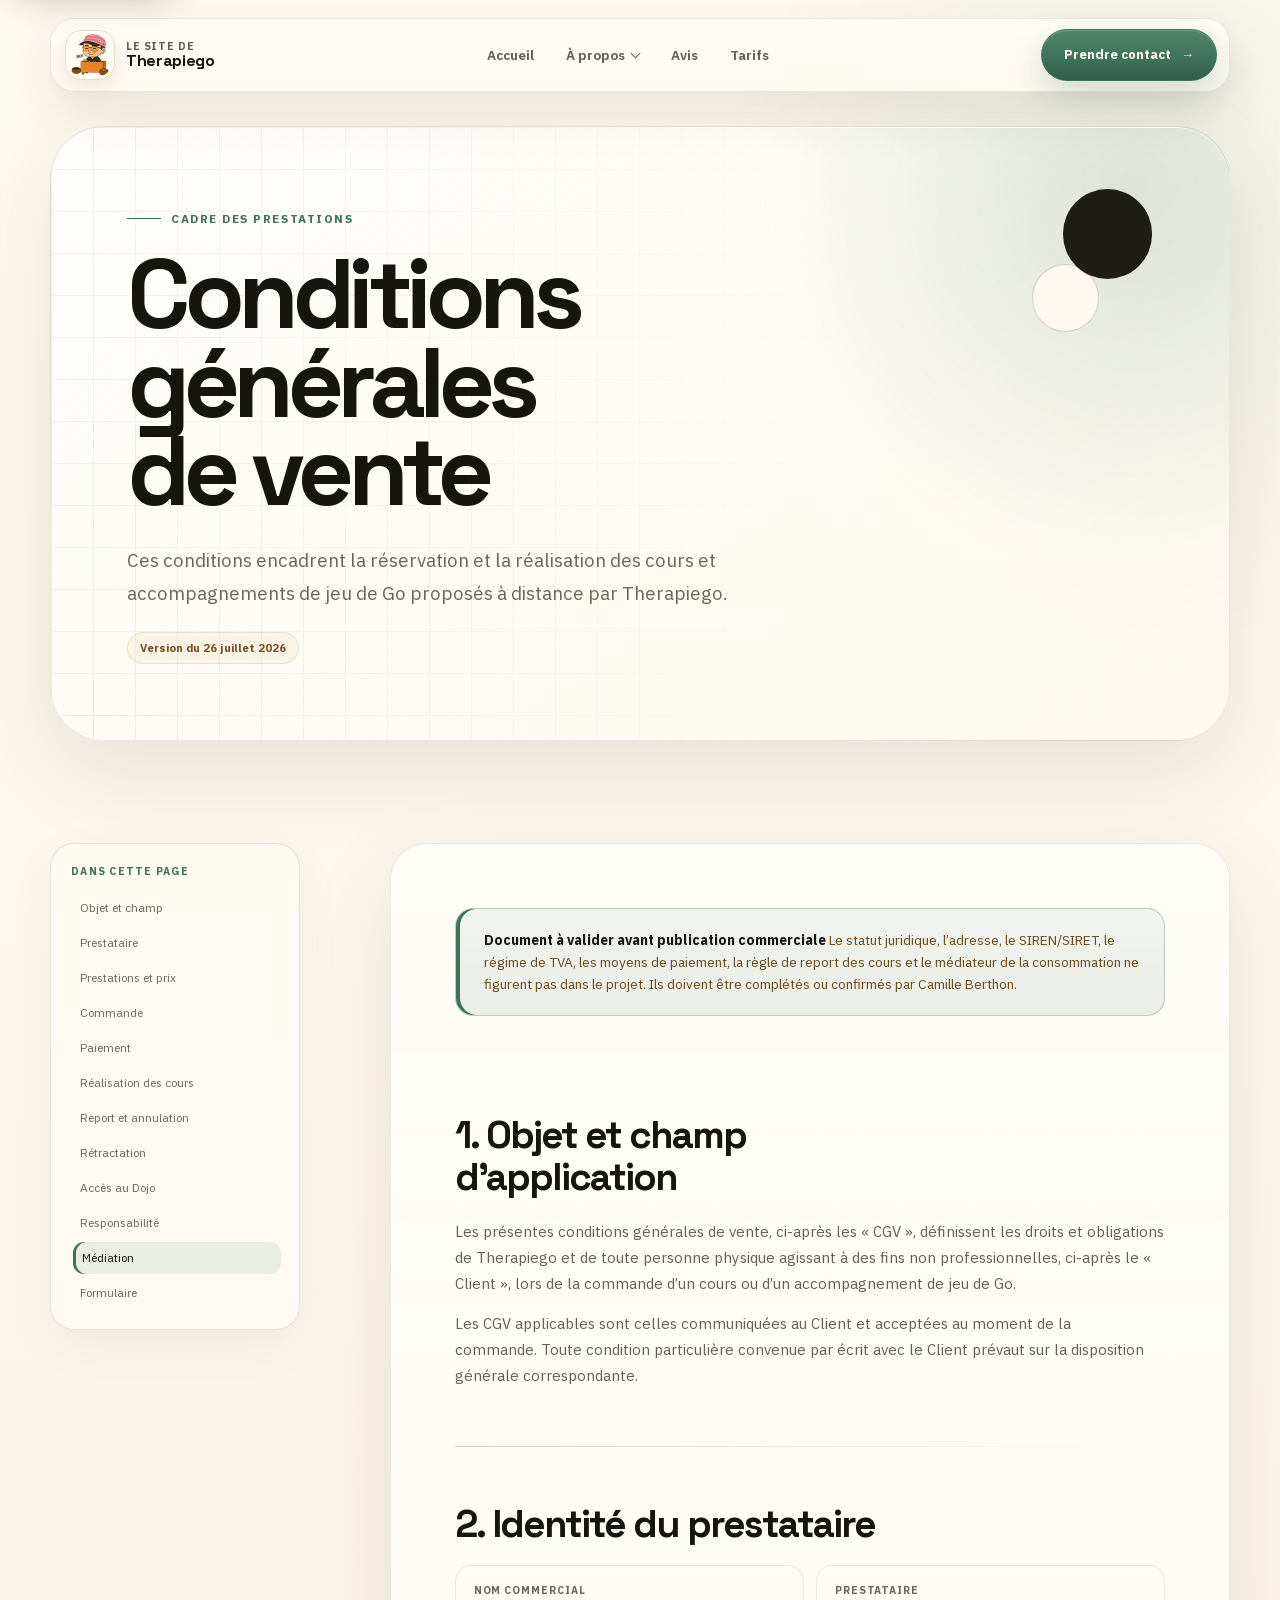
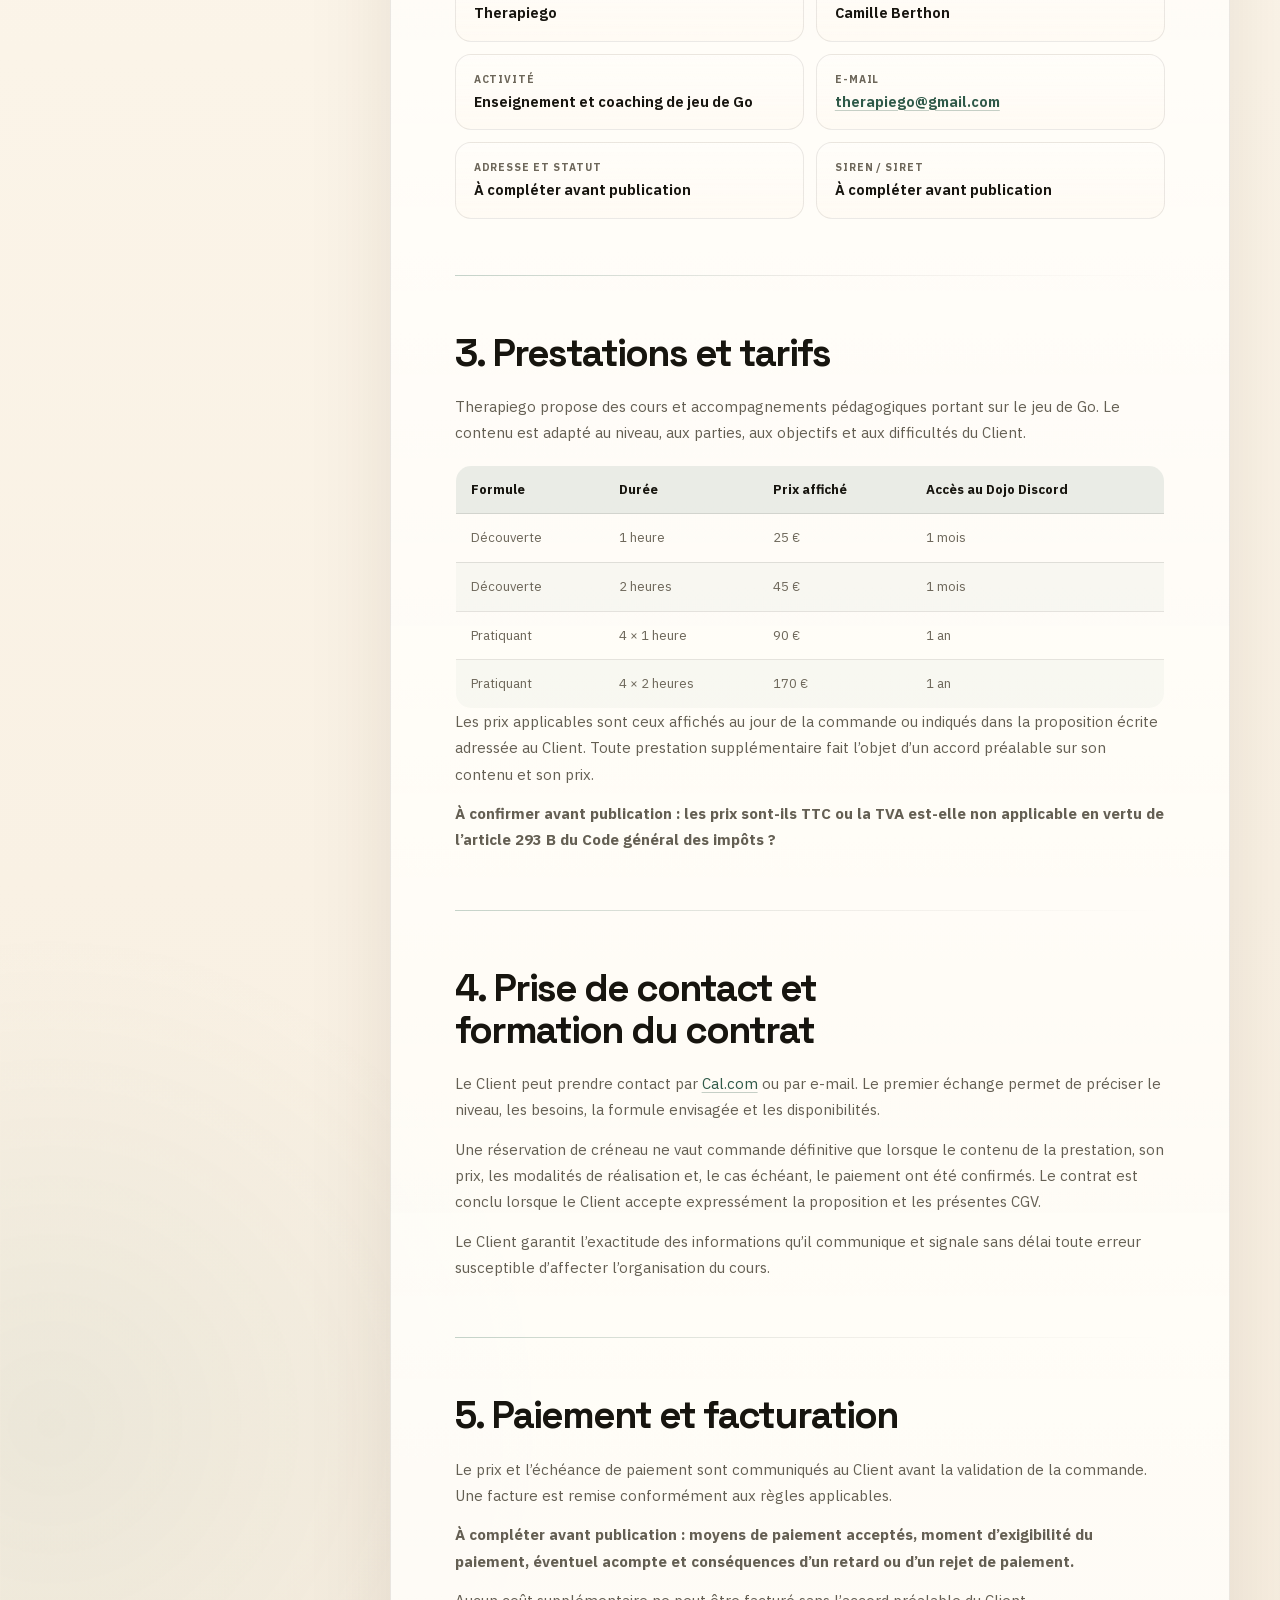
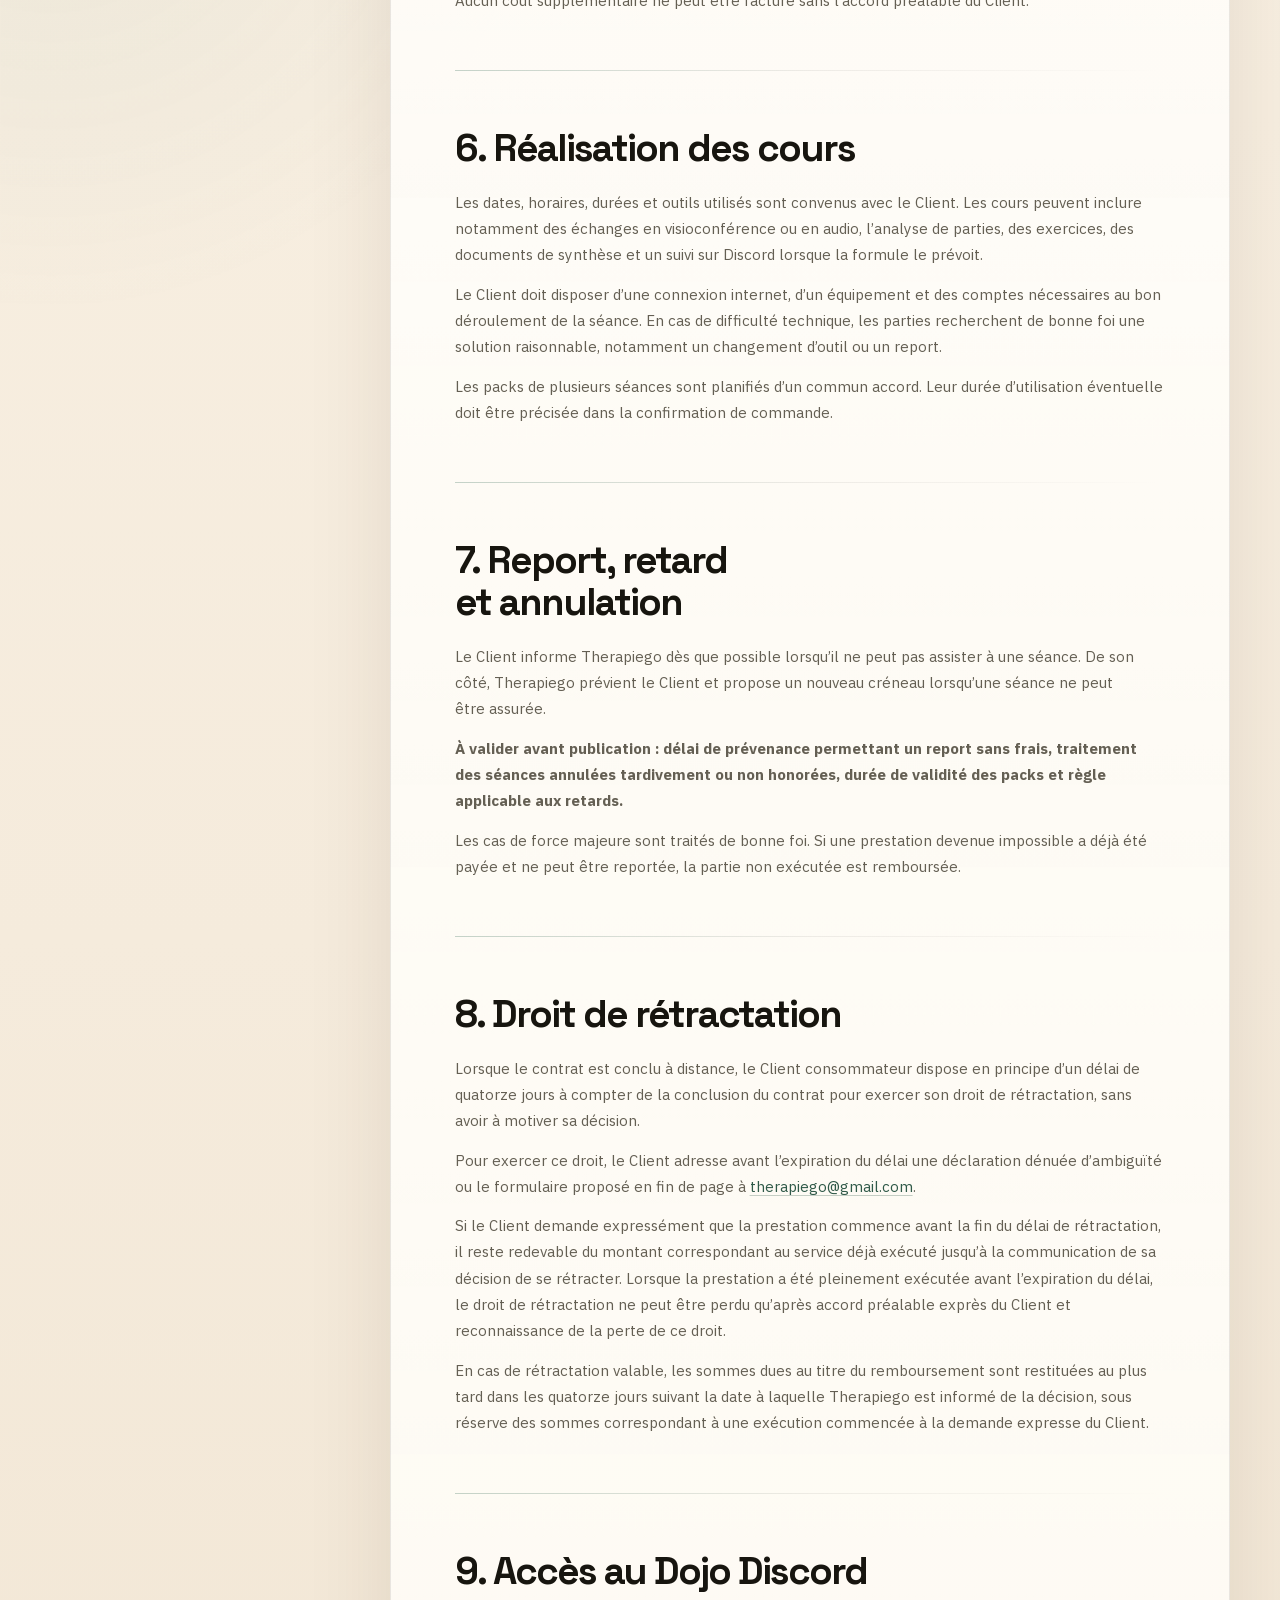
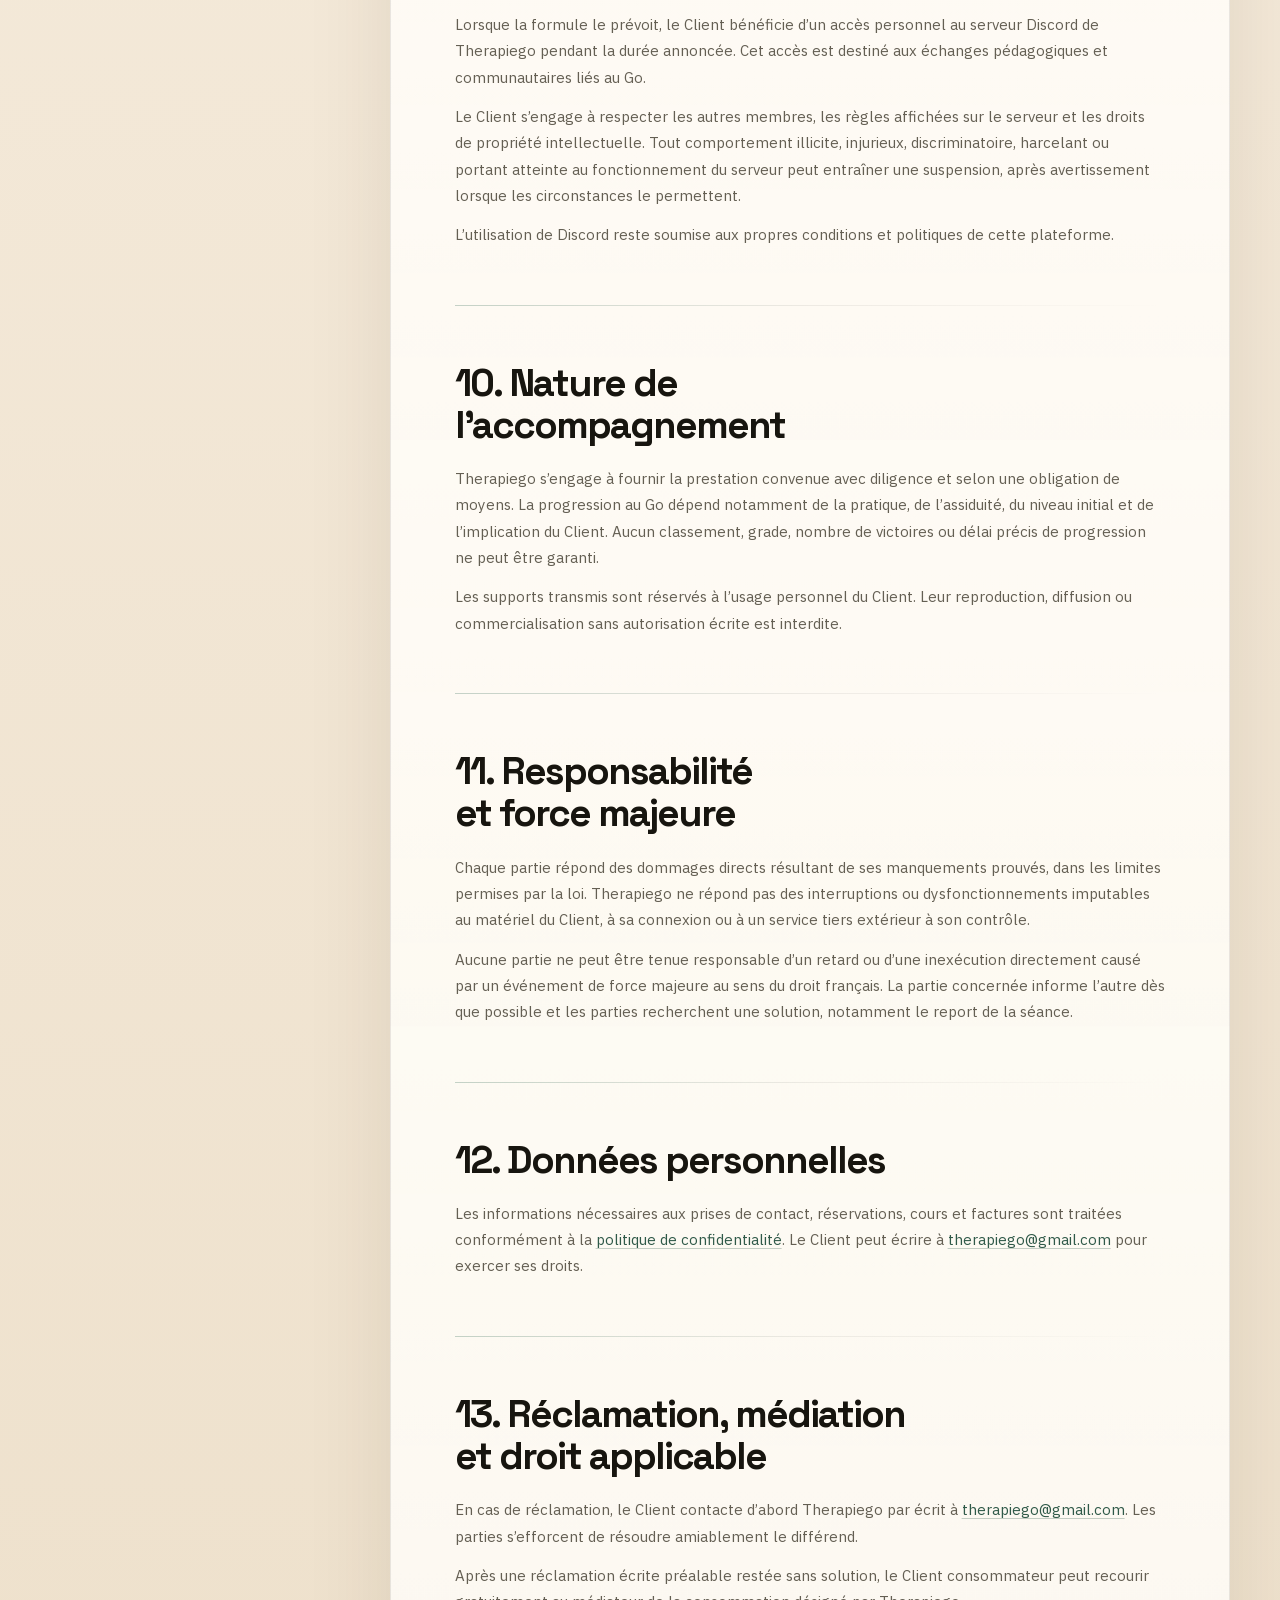
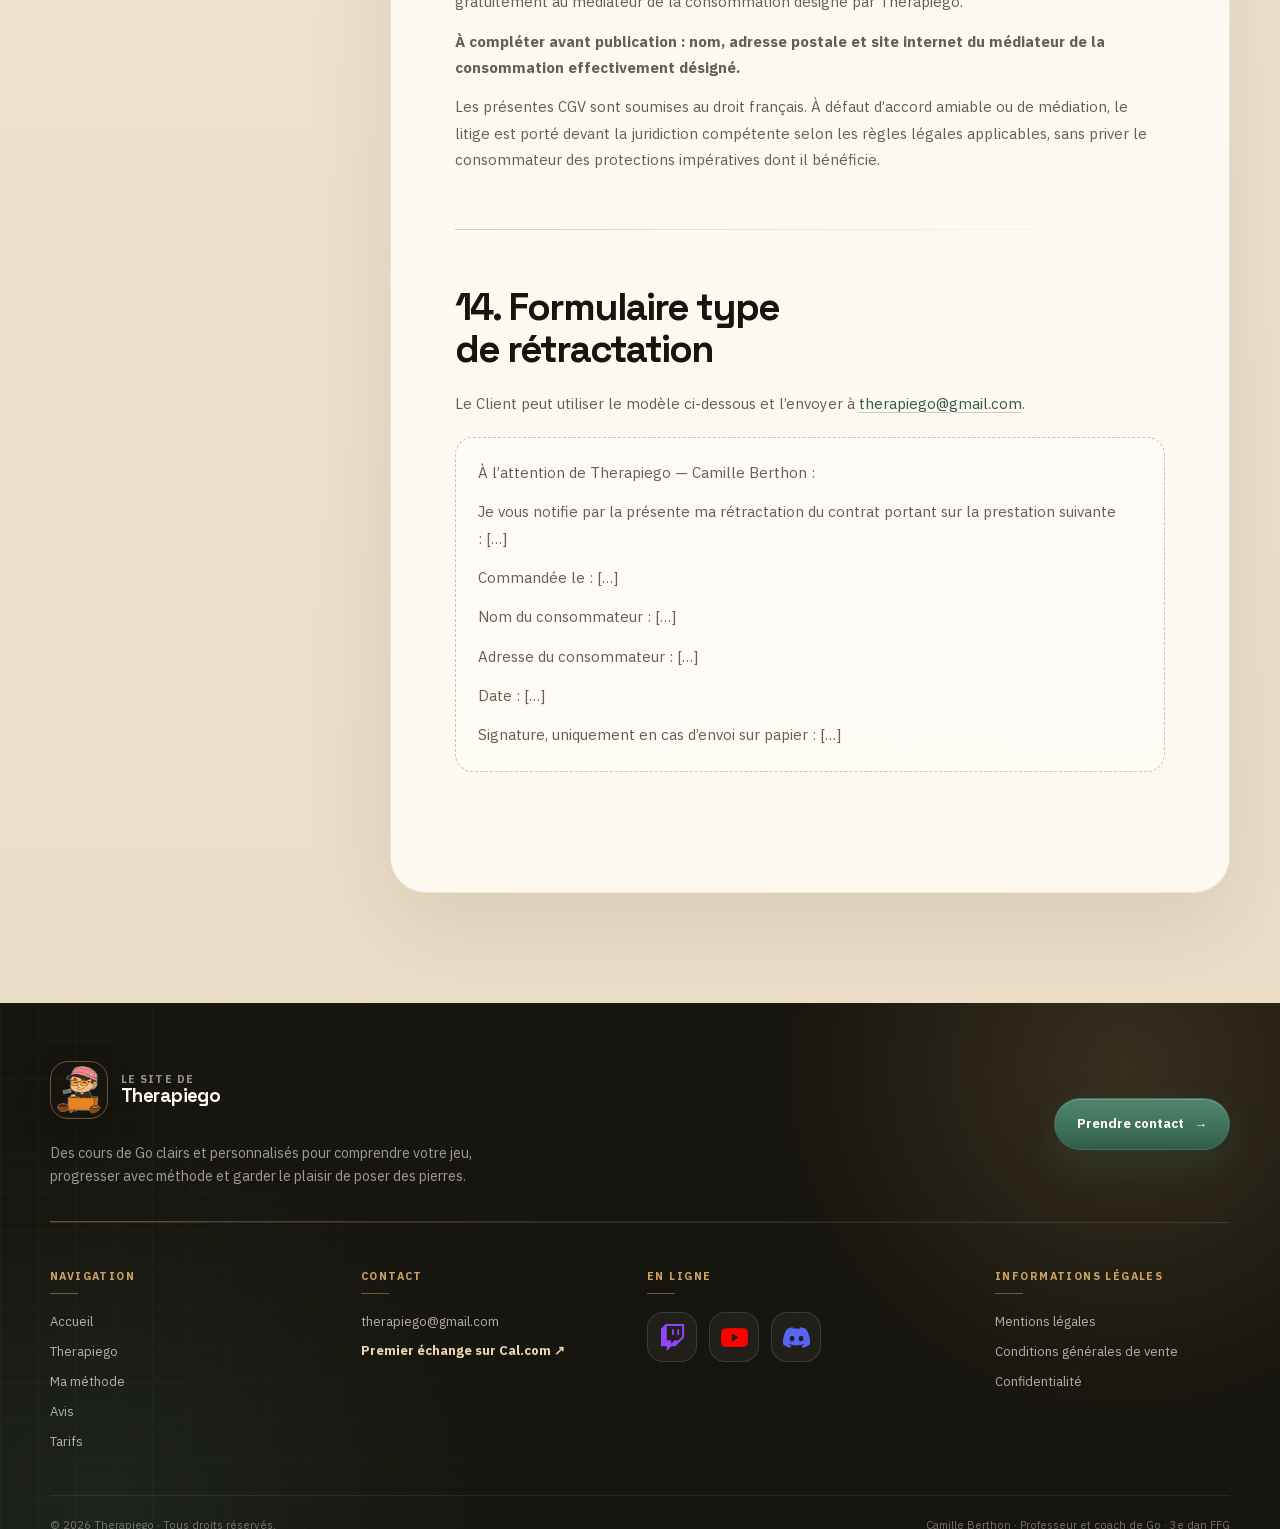
<file: cgv.html>
<!DOCTYPE html>
<html lang="fr">
<head>
  <meta charset="UTF-8" />
  <meta name="viewport" content="width=device-width, initial-scale=1.0" />
  <meta name="theme-color" content="#fffaf0" />
  <title>Conditions générales de vente — Therapiego</title>
  <meta name="description" content="Conditions générales de vente applicables aux cours et accompagnements de jeu de Go proposés par Therapiego." />
  <link rel="canonical" href="https://www.therapiego.com/cgv.html" />
  <meta property="og:type" content="website" />
  <meta property="og:locale" content="fr_FR" />
  <meta property="og:site_name" content="Therapiego" />
  <meta property="og:title" content="Conditions générales de vente — Therapiego" />
  <meta property="og:description" content="Conditions applicables aux cours et accompagnements de jeu de Go proposés par Therapiego." />
  <meta property="og:url" content="https://www.therapiego.com/cgv.html" />
  <meta property="og:image" content="https://www.therapiego.com/assets/therapiego-og.webp" />
  <meta property="og:image:secure_url" content="https://www.therapiego.com/assets/therapiego-og.webp" />
  <meta property="og:image:type" content="image/webp" />
  <meta property="og:image:width" content="1200" />
  <meta property="og:image:height" content="630" />
  <meta property="og:image:alt" content="Logo illustré de Therapiego autour du jeu de Go" />
  <meta name="twitter:card" content="summary_large_image" />
  <meta name="twitter:image" content="https://www.therapiego.com/assets/therapiego-og.webp" />
  <meta name="twitter:image:alt" content="Logo illustré de Therapiego autour du jeu de Go" />
  <script type="application/ld+json">
    {
      "@context": "https://schema.org",
      "@graph": [
        {
          "@type": "WebPage",
          "@id": "https://www.therapiego.com/cgv.html#webpage",
          "url": "https://www.therapiego.com/cgv.html",
          "name": "Conditions générales de vente — Therapiego",
          "description": "Conditions générales de vente applicables aux cours et accompagnements de jeu de Go proposés par Therapiego.",
          "isPartOf": {
            "@id": "https://www.therapiego.com/#website"
          },
          "about": {
            "@id": "https://www.therapiego.com/#cours-de-go"
          },
          "breadcrumb": {
            "@id": "https://www.therapiego.com/cgv.html#breadcrumb"
          },
          "inLanguage": "fr-FR",
          "dateModified": "2026-07-27"
        },
        {
          "@type": "BreadcrumbList",
          "@id": "https://www.therapiego.com/cgv.html#breadcrumb",
          "itemListElement": [
            {
              "@type": "ListItem",
              "position": 1,
              "name": "Accueil",
              "item": "https://www.therapiego.com/"
            },
            {
              "@type": "ListItem",
              "position": 2,
              "name": "Conditions générales de vente",
              "item": "https://www.therapiego.com/cgv.html"
            }
          ]
        }
      ]
    }
  </script>
  <link rel="icon" type="image/webp" sizes="64x64" href="assets/therapiego-favicon.webp" />
  <link rel="stylesheet" href="assets/legal-pages.css">
  <link rel="stylesheet" href="assets/site-system.css">
  <link rel="stylesheet" href="assets/fonts.css" media="(min-width: 769px)">
  <link rel="stylesheet" href="assets/site-footer.css" media="print" onload="this.media='all'">
  <noscript><link rel="stylesheet" href="assets/site-footer.css"></noscript>
  <script src="assets/site-ui.js" defer></script>
</head>

<body class="site-page site-page-legal">
  <div class="legal-progress" aria-hidden="true"></div>
  <a class="legal-skip-link" href="#contenu">Aller au contenu</a>

  <header class="legal-site-header">
    <nav class="legal-navbar" aria-label="Navigation principale">
      <a class="legal-brand" href="index.html#accueil" aria-label="Le site de Therapiego — Accueil">
        <img class="legal-brand-avatar" src="assets/therapiego-avatar-navbar-128.webp" srcset="assets/therapiego-avatar-navbar-64.webp 64w, assets/therapiego-avatar-navbar-128.webp 128w, assets/therapiego-avatar-navbar.webp 256w" sizes="52px" width="256" height="284" alt="" decoding="async">
        <span class="legal-brand-copy"><span class="legal-brand-overline">Le site de</span><span class="legal-brand-name">Therapiego</span></span>
      </a>
      <button class="legal-nav-toggle" type="button" aria-controls="legal-primary-navigation" aria-expanded="false" aria-label="Ouvrir le menu"><span></span><span></span><span></span></button>
      <div class="legal-nav-links" id="legal-primary-navigation">
        <a href="index.html#accueil">Accueil</a>
        <div class="legal-dropdown">
          <button class="legal-dropdown-toggle" type="button" aria-expanded="false" aria-controls="legal-about-menu">À propos</button>
          <div class="legal-dropdown-menu" id="legal-about-menu">
            <a href="a-propos.html">Therapiego<small>Parcours et vision</small></a>
            <a href="ma-methode.html">Ma méthode<small>Approche pédagogique</small></a>
          </div>
        </div>
        <a href="index.html#temoignages">Avis</a>
        <a href="index.html#tarifs">Tarifs</a>
      </div>
      <a class="legal-nav-cta" href="contact.html">Prendre contact <span class="button-arrow" aria-hidden="true">→</span></a>
    </nav>
  </header>

  <main class="legal-main" id="contenu">
    <header class="legal-hero">
      <p class="legal-eyebrow">Cadre des prestations</p>
      <h1>Conditions générales de vente</h1>
      <p class="legal-intro">Ces conditions encadrent la réservation et la réalisation des cours et accompagnements de jeu de Go proposés à distance par Therapiego.</p>
      <span class="legal-date">Version du 26 juillet 2026</span>
    </header>

    <div class="legal-layout">
      <aside class="legal-toc" aria-label="Sommaire">
        <h2>Dans cette page</h2>
        <ol>
          <li><a href="#objet">Objet et champ</a></li>
          <li><a href="#prestataire">Prestataire</a></li>
          <li><a href="#offres">Prestations et prix</a></li>
          <li><a href="#commande">Commande</a></li>
          <li><a href="#paiement">Paiement</a></li>
          <li><a href="#execution">Réalisation des cours</a></li>
          <li><a href="#annulation">Report et annulation</a></li>
          <li><a href="#retractation">Rétractation</a></li>
          <li><a href="#dojo">Accès au Dojo</a></li>
          <li><a href="#responsabilite">Responsabilité</a></li>
          <li><a href="#mediation">Médiation</a></li>
          <li><a href="#formulaire">Formulaire</a></li>
        </ol>
      </aside>

      <article class="legal-document">
        <div class="legal-alert">
          <strong>Document à valider avant publication commerciale</strong> Le statut juridique, l’adresse, le SIREN/SIRET, le régime de TVA, les moyens de paiement, la règle de report des cours et le médiateur de la consommation ne figurent pas dans le projet. Ils doivent être complétés ou confirmés par Camille Berthon.
        </div>

        <section class="legal-section" id="objet">
          <h2>1. Objet et champ d’application</h2>
          <p>Les présentes conditions générales de vente, ci-après les « CGV », définissent les droits et obligations de Therapiego et de toute personne physique agissant à des fins non professionnelles, ci-après le « Client », lors de la commande d’un cours ou d’un accompagnement de jeu de Go.</p>
          <p>Les CGV applicables sont celles communiquées au Client et acceptées au moment de la commande. Toute condition particulière convenue par écrit avec le Client prévaut sur la disposition générale correspondante.</p>
        </section>

        <section class="legal-section" id="prestataire">
          <h2>2. Identité du prestataire</h2>
          <dl class="legal-details">
            <div class="legal-detail"><dt>Nom commercial</dt><dd>Therapiego</dd></div>
            <div class="legal-detail"><dt>Prestataire</dt><dd>Camille Berthon</dd></div>
            <div class="legal-detail"><dt>Activité</dt><dd>Enseignement et coaching de jeu de Go</dd></div>
            <div class="legal-detail"><dt>E-mail</dt><dd><a href="mailto:therapiego@gmail.com">therapiego@gmail.com</a></dd></div>
            <div class="legal-detail"><dt>Adresse et statut</dt><dd class="legal-missing">À compléter avant publication</dd></div>
            <div class="legal-detail"><dt>SIREN / SIRET</dt><dd class="legal-missing">À compléter avant publication</dd></div>
          </dl>
        </section>

        <section class="legal-section" id="offres">
          <h2>3. Prestations et tarifs</h2>
          <p>Therapiego propose des cours et accompagnements pédagogiques portant sur le jeu de Go. Le contenu est adapté au niveau, aux parties, aux objectifs et aux difficultés du Client.</p>
          <table class="legal-price-table">
            <thead><tr><th>Formule</th><th>Durée</th><th>Prix affiché</th><th>Accès au Dojo Discord</th></tr></thead>
            <tbody>
              <tr><td>Découverte</td><td>1 heure</td><td>25 €</td><td>1 mois</td></tr>
              <tr><td>Découverte</td><td>2 heures</td><td>45 €</td><td>1 mois</td></tr>
              <tr><td>Pratiquant</td><td>4 × 1 heure</td><td>90 €</td><td>1 an</td></tr>
              <tr><td>Pratiquant</td><td>4 × 2 heures</td><td>170 €</td><td>1 an</td></tr>
            </tbody>
          </table>
          <p>Les prix applicables sont ceux affichés au jour de la commande ou indiqués dans la proposition écrite adressée au Client. Toute prestation supplémentaire fait l’objet d’un accord préalable sur son contenu et son prix.</p>
          <p class="legal-missing">À confirmer avant publication : les prix sont-ils TTC ou la TVA est-elle non applicable en vertu de l’article 293 B du Code général des impôts ?</p>
        </section>

        <section class="legal-section" id="commande">
          <h2>4. Prise de contact et formation du contrat</h2>
          <p>Le Client peut prendre contact par <a href="https://cal.com/therapiego/1er-echange" target="_blank" rel="noopener noreferrer">Cal.com</a> ou par e-mail. Le premier échange permet de préciser le niveau, les besoins, la formule envisagée et les disponibilités.</p>
          <p>Une réservation de créneau ne vaut commande définitive que lorsque le contenu de la prestation, son prix, les modalités de réalisation et, le cas échéant, le paiement ont été confirmés. Le contrat est conclu lorsque le Client accepte expressément la proposition et les présentes CGV.</p>
          <p>Le Client garantit l’exactitude des informations qu’il communique et signale sans délai toute erreur susceptible d’affecter l’organisation du cours.</p>
        </section>

        <section class="legal-section" id="paiement">
          <h2>5. Paiement et facturation</h2>
          <p>Le prix et l’échéance de paiement sont communiqués au Client avant la validation de la commande. Une facture est remise conformément aux règles applicables.</p>
          <p class="legal-missing">À compléter avant publication : moyens de paiement acceptés, moment d’exigibilité du paiement, éventuel acompte et conséquences d’un retard ou d’un rejet de paiement.</p>
          <p>Aucun coût supplémentaire ne peut être facturé sans l’accord préalable du Client.</p>
        </section>

        <section class="legal-section" id="execution">
          <h2>6. Réalisation des cours</h2>
          <p>Les dates, horaires, durées et outils utilisés sont convenus avec le Client. Les cours peuvent inclure notamment des échanges en visioconférence ou en audio, l’analyse de parties, des exercices, des documents de synthèse et un suivi sur Discord lorsque la formule le prévoit.</p>
          <p>Le Client doit disposer d’une connexion internet, d’un équipement et des comptes nécessaires au bon déroulement de la séance. En cas de difficulté technique, les parties recherchent de bonne foi une solution raisonnable, notamment un changement d’outil ou un report.</p>
          <p>Les packs de plusieurs séances sont planifiés d’un commun accord. Leur durée d’utilisation éventuelle doit être précisée dans la confirmation de commande.</p>
        </section>

        <section class="legal-section" id="annulation">
          <h2>7. Report, retard et annulation</h2>
          <p>Le Client informe Therapiego dès que possible lorsqu’il ne peut pas assister à une séance. De son côté, Therapiego prévient le Client et propose un nouveau créneau lorsqu’une séance ne peut être assurée.</p>
          <p class="legal-missing">À valider avant publication : délai de prévenance permettant un report sans frais, traitement des séances annulées tardivement ou non honorées, durée de validité des packs et règle applicable aux retards.</p>
          <p>Les cas de force majeure sont traités de bonne foi. Si une prestation devenue impossible a déjà été payée et ne peut être reportée, la partie non exécutée est remboursée.</p>
        </section>

        <section class="legal-section" id="retractation">
          <h2>8. Droit de rétractation</h2>
          <p>Lorsque le contrat est conclu à distance, le Client consommateur dispose en principe d’un délai de quatorze jours à compter de la conclusion du contrat pour exercer son droit de rétractation, sans avoir à motiver sa décision.</p>
          <p>Pour exercer ce droit, le Client adresse avant l’expiration du délai une déclaration dénuée d’ambiguïté ou le formulaire proposé en fin de page à <a href="mailto:therapiego@gmail.com">therapiego@gmail.com</a>.</p>
          <p>Si le Client demande expressément que la prestation commence avant la fin du délai de rétractation, il reste redevable du montant correspondant au service déjà exécuté jusqu’à la communication de sa décision de se rétracter. Lorsque la prestation a été pleinement exécutée avant l’expiration du délai, le droit de rétractation ne peut être perdu qu’après accord préalable exprès du Client et reconnaissance de la perte de ce droit.</p>
          <p>En cas de rétractation valable, les sommes dues au titre du remboursement sont restituées au plus tard dans les quatorze jours suivant la date à laquelle Therapiego est informé de la décision, sous réserve des sommes correspondant à une exécution commencée à la demande expresse du Client.</p>
        </section>

        <section class="legal-section" id="dojo">
          <h2>9. Accès au Dojo Discord</h2>
          <p>Lorsque la formule le prévoit, le Client bénéficie d’un accès personnel au serveur Discord de Therapiego pendant la durée annoncée. Cet accès est destiné aux échanges pédagogiques et communautaires liés au Go.</p>
          <p>Le Client s’engage à respecter les autres membres, les règles affichées sur le serveur et les droits de propriété intellectuelle. Tout comportement illicite, injurieux, discriminatoire, harcelant ou portant atteinte au fonctionnement du serveur peut entraîner une suspension, après avertissement lorsque les circonstances le permettent.</p>
          <p>L’utilisation de Discord reste soumise aux propres conditions et politiques de cette plateforme.</p>
        </section>

        <section class="legal-section" id="obligations">
          <h2>10. Nature de l’accompagnement</h2>
          <p>Therapiego s’engage à fournir la prestation convenue avec diligence et selon une obligation de moyens. La progression au Go dépend notamment de la pratique, de l’assiduité, du niveau initial et de l’implication du Client. Aucun classement, grade, nombre de victoires ou délai précis de progression ne peut être garanti.</p>
          <p>Les supports transmis sont réservés à l’usage personnel du Client. Leur reproduction, diffusion ou commercialisation sans autorisation écrite est interdite.</p>
        </section>

        <section class="legal-section" id="responsabilite">
          <h2>11. Responsabilité et force majeure</h2>
          <p>Chaque partie répond des dommages directs résultant de ses manquements prouvés, dans les limites permises par la loi. Therapiego ne répond pas des interruptions ou dysfonctionnements imputables au matériel du Client, à sa connexion ou à un service tiers extérieur à son contrôle.</p>
          <p>Aucune partie ne peut être tenue responsable d’un retard ou d’une inexécution directement causé par un événement de force majeure au sens du droit français. La partie concernée informe l’autre dès que possible et les parties recherchent une solution, notamment le report de la séance.</p>
        </section>

        <section class="legal-section" id="donnees">
          <h2>12. Données personnelles</h2>
          <p>Les informations nécessaires aux prises de contact, réservations, cours et factures sont traitées conformément à la <a href="confidentialite.html">politique de confidentialité</a>. Le Client peut écrire à <a href="mailto:therapiego@gmail.com">therapiego@gmail.com</a> pour exercer ses droits.</p>
        </section>

        <section class="legal-section" id="mediation">
          <h2>13. Réclamation, médiation et droit applicable</h2>
          <p>En cas de réclamation, le Client contacte d’abord Therapiego par écrit à <a href="mailto:therapiego@gmail.com">therapiego@gmail.com</a>. Les parties s’efforcent de résoudre amiablement le différend.</p>
          <p>Après une réclamation écrite préalable restée sans solution, le Client consommateur peut recourir gratuitement au médiateur de la consommation désigné par Therapiego.</p>
          <p class="legal-missing">À compléter avant publication : nom, adresse postale et site internet du médiateur de la consommation effectivement désigné.</p>
          <p>Les présentes CGV sont soumises au droit français. À défaut d’accord amiable ou de médiation, le litige est porté devant la juridiction compétente selon les règles légales applicables, sans priver le consommateur des protections impératives dont il bénéficie.</p>
        </section>

        <section class="legal-section" id="formulaire">
          <h2>14. Formulaire type de rétractation</h2>
          <p>Le Client peut utiliser le modèle ci-dessous et l’envoyer à <a href="mailto:therapiego@gmail.com">therapiego@gmail.com</a>.</p>
          <div class="legal-form">
            <p>À l’attention de Therapiego — Camille Berthon :</p>
            <p>Je vous notifie par la présente ma rétractation du contrat portant sur la prestation suivante : […]</p>
            <p>Commandée le : […]</p>
            <p>Nom du consommateur : […]</p>
            <p>Adresse du consommateur : […]</p>
            <p>Date : […]</p>
            <p>Signature, uniquement en cas d’envoi sur papier : […]</p>
          </div>
        </section>
      </article>
    </div>
  </main>

  <footer class="site-footer-premium">
    <div class="site-footer-inner">
      <div class="site-footer-intro">
        <div class="site-footer-brand-block">
          <a class="site-footer-brand" href="index.html#accueil" aria-label="Le site de Therapiego — Accueil"><img class="site-footer-brand-avatar" src="assets/therapiego-avatar-navbar-128.webp" srcset="assets/therapiego-avatar-navbar-64.webp 64w, assets/therapiego-avatar-navbar-128.webp 128w, assets/therapiego-avatar-navbar.webp 256w" sizes="58px" width="256" height="284" alt="" loading="lazy" decoding="async"><span class="site-footer-brand-copy"><span class="site-footer-brand-overline">Le site de</span><span class="site-footer-brand-name">Therapiego</span></span></a>
          <p class="site-footer-tagline">Des cours de Go clairs et personnalisés pour comprendre votre jeu, progresser avec méthode et garder le plaisir de poser des pierres.</p>
        </div>
        <a class="site-footer-cta" href="contact.html">Prendre contact <span class="button-arrow" aria-hidden="true">→</span></a>
      </div>
      <div class="site-footer-grid">
        <nav class="site-footer-column" aria-label="Navigation du pied de page"><h2>Navigation</h2><div class="site-footer-links"><a href="index.html#accueil">Accueil</a><a href="a-propos.html">Therapiego</a><a href="ma-methode.html">Ma méthode</a><a href="index.html#temoignages">Avis</a><a href="index.html#tarifs">Tarifs</a></div></nav>
        <section class="site-footer-column"><h2>Contact</h2><a class="site-footer-email" href="mailto:therapiego@gmail.com">therapiego@gmail.com</a><a class="site-footer-booking" href="https://cal.com/therapiego/1er-echange" target="_blank" rel="noopener noreferrer">Premier échange sur Cal.com ↗</a></section>
        <section class="site-footer-column"><h2>En ligne</h2><div class="site-footer-socials"><a class="site-footer-social" href="https://www.twitch.tv/therapiego" target="_blank" rel="noopener noreferrer" aria-label="Twitch"><img class="site-footer-social-logo" src="assets/social-twitch.webp" width="96" height="96" alt="" loading="lazy" decoding="async"></a><a class="site-footer-social" href="https://www.youtube.com/@TherapieGo" target="_blank" rel="noopener noreferrer" aria-label="YouTube"><img class="site-footer-social-logo" src="assets/social-youtube.webp" width="96" height="96" alt="" loading="lazy" decoding="async"></a><a class="site-footer-social" href="https://discord.com/invite/KNVcF8d" target="_blank" rel="noopener noreferrer" aria-label="Discord"><img class="site-footer-social-logo" src="assets/social-discord.webp" width="96" height="96" alt="" loading="lazy" decoding="async"></a></div></section>
        <nav class="site-footer-column" aria-label="Informations légales"><h2>Informations légales</h2><div class="site-footer-links"><a href="mentions-legales.html">Mentions légales</a><a href="cgv.html" aria-current="page">Conditions générales de vente</a><a href="confidentialite.html">Confidentialité</a></div></nav>
      </div>
      <div class="site-footer-bottom"><span>© 2026 Therapiego · Tous droits réservés.</span><span>Camille Berthon · Professeur et coach de Go · 3e dan FFG</span></div>
    </div>
  </footer>

  <a class="site-back-to-top" href="#contenu" data-back-to-top aria-label="Revenir en haut de la page" aria-hidden="true" tabindex="-1"><span class="site-back-to-top-mark" aria-hidden="true">↑</span><span class="site-back-to-top-label">Haut de page</span></a>

  <script src="assets/legal-pages.js"></script>
</body>
</html>
</file>
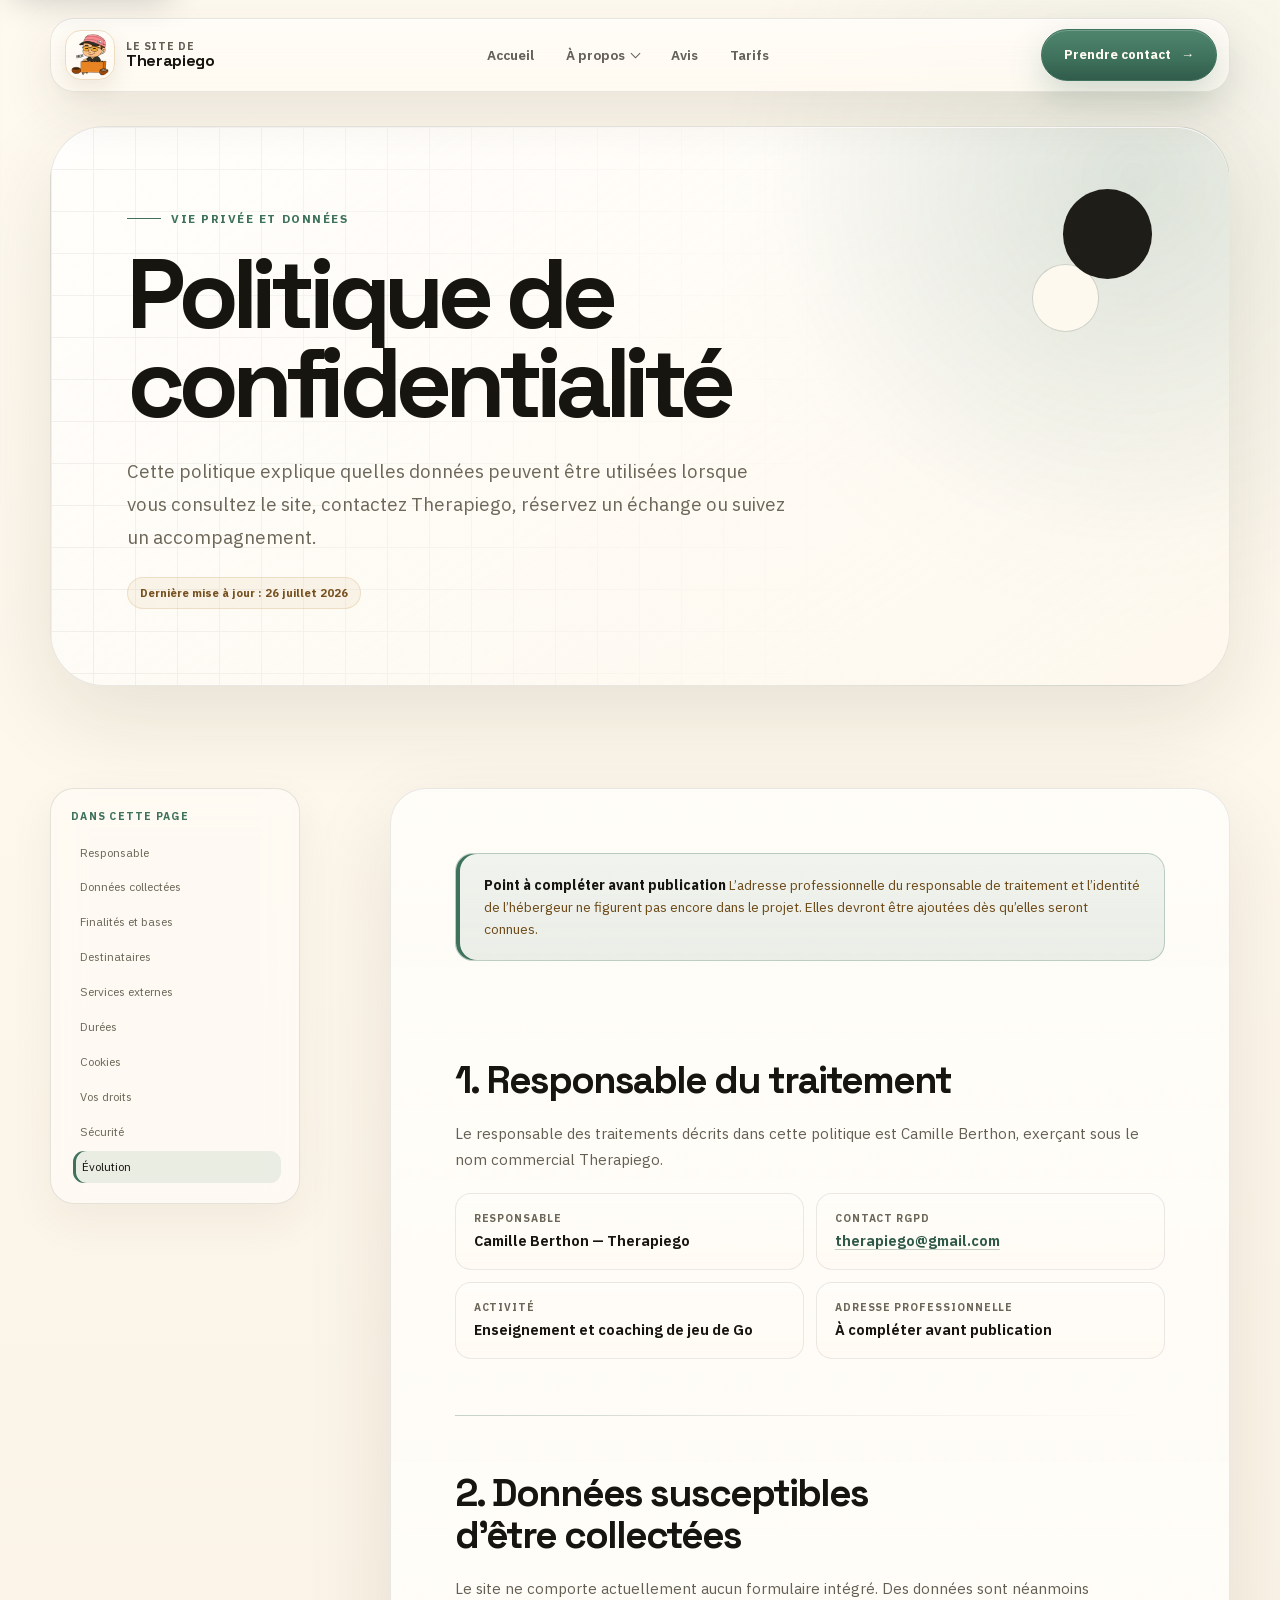
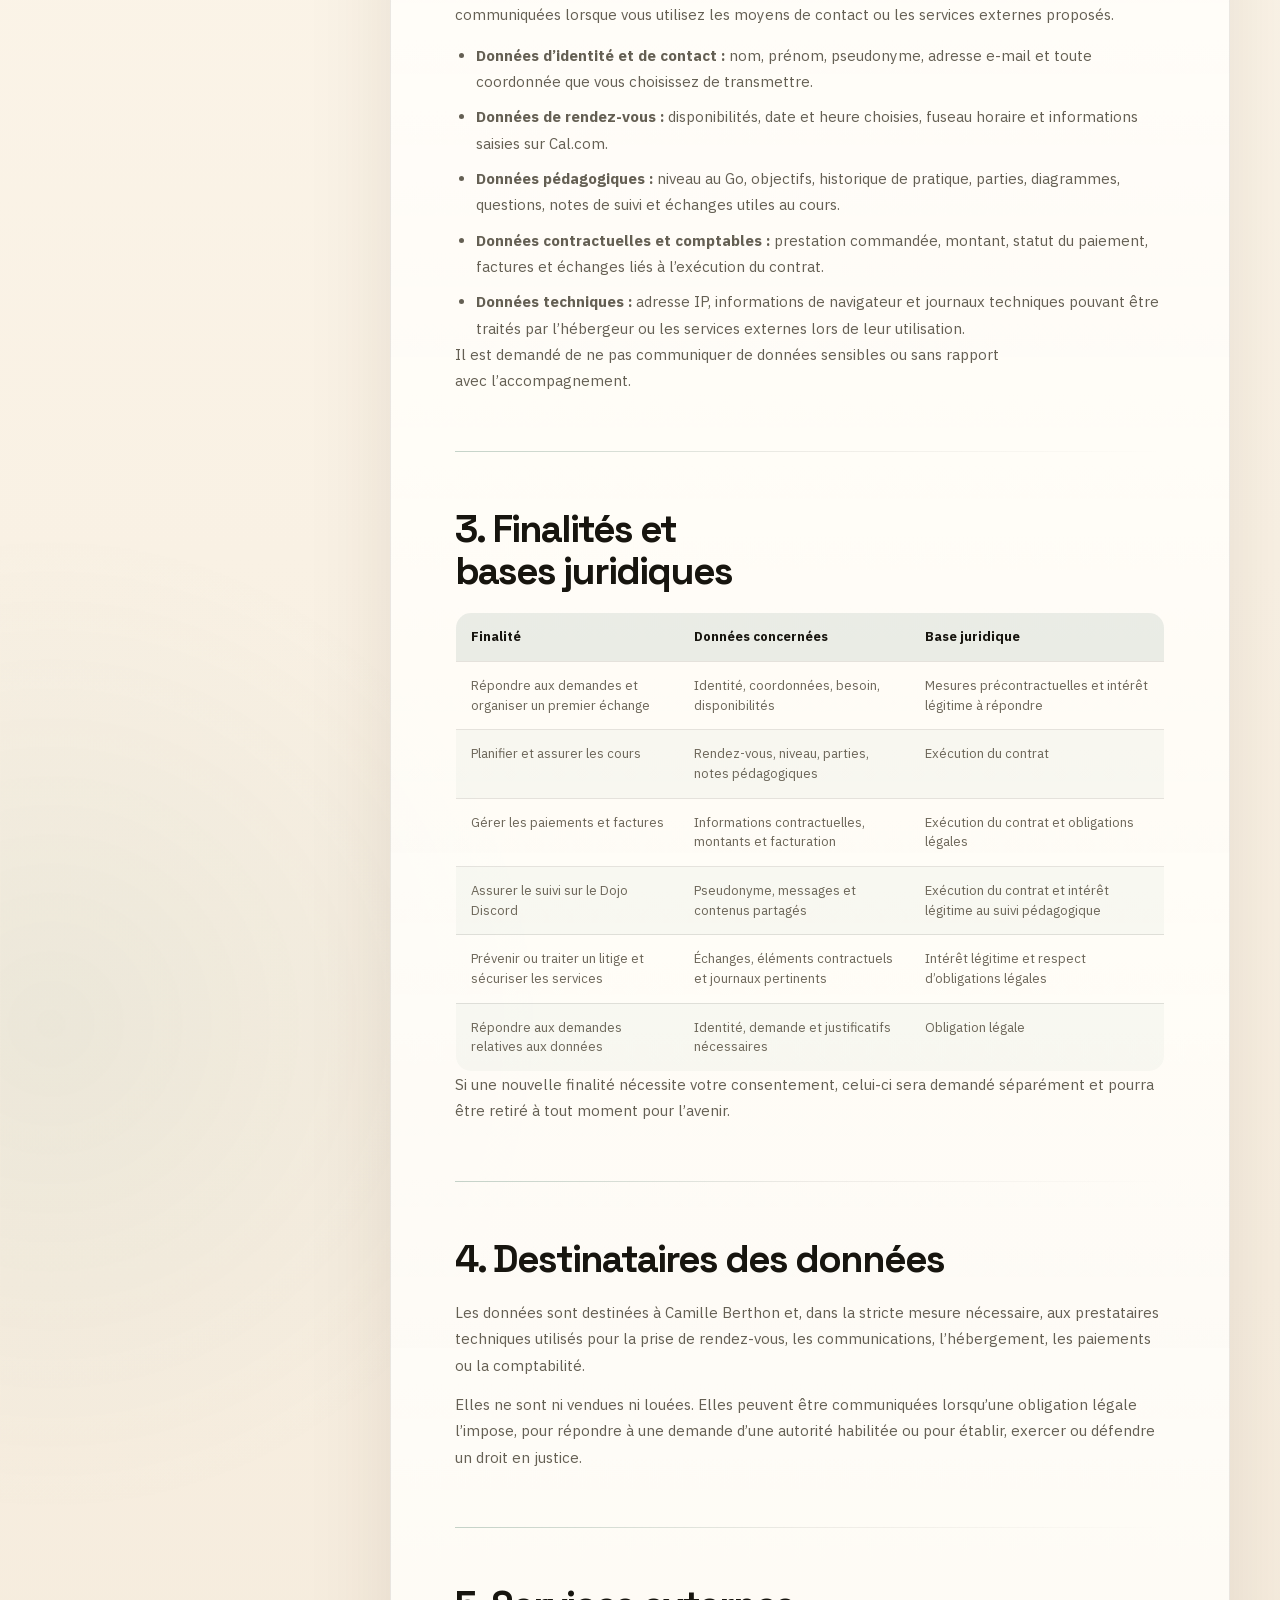
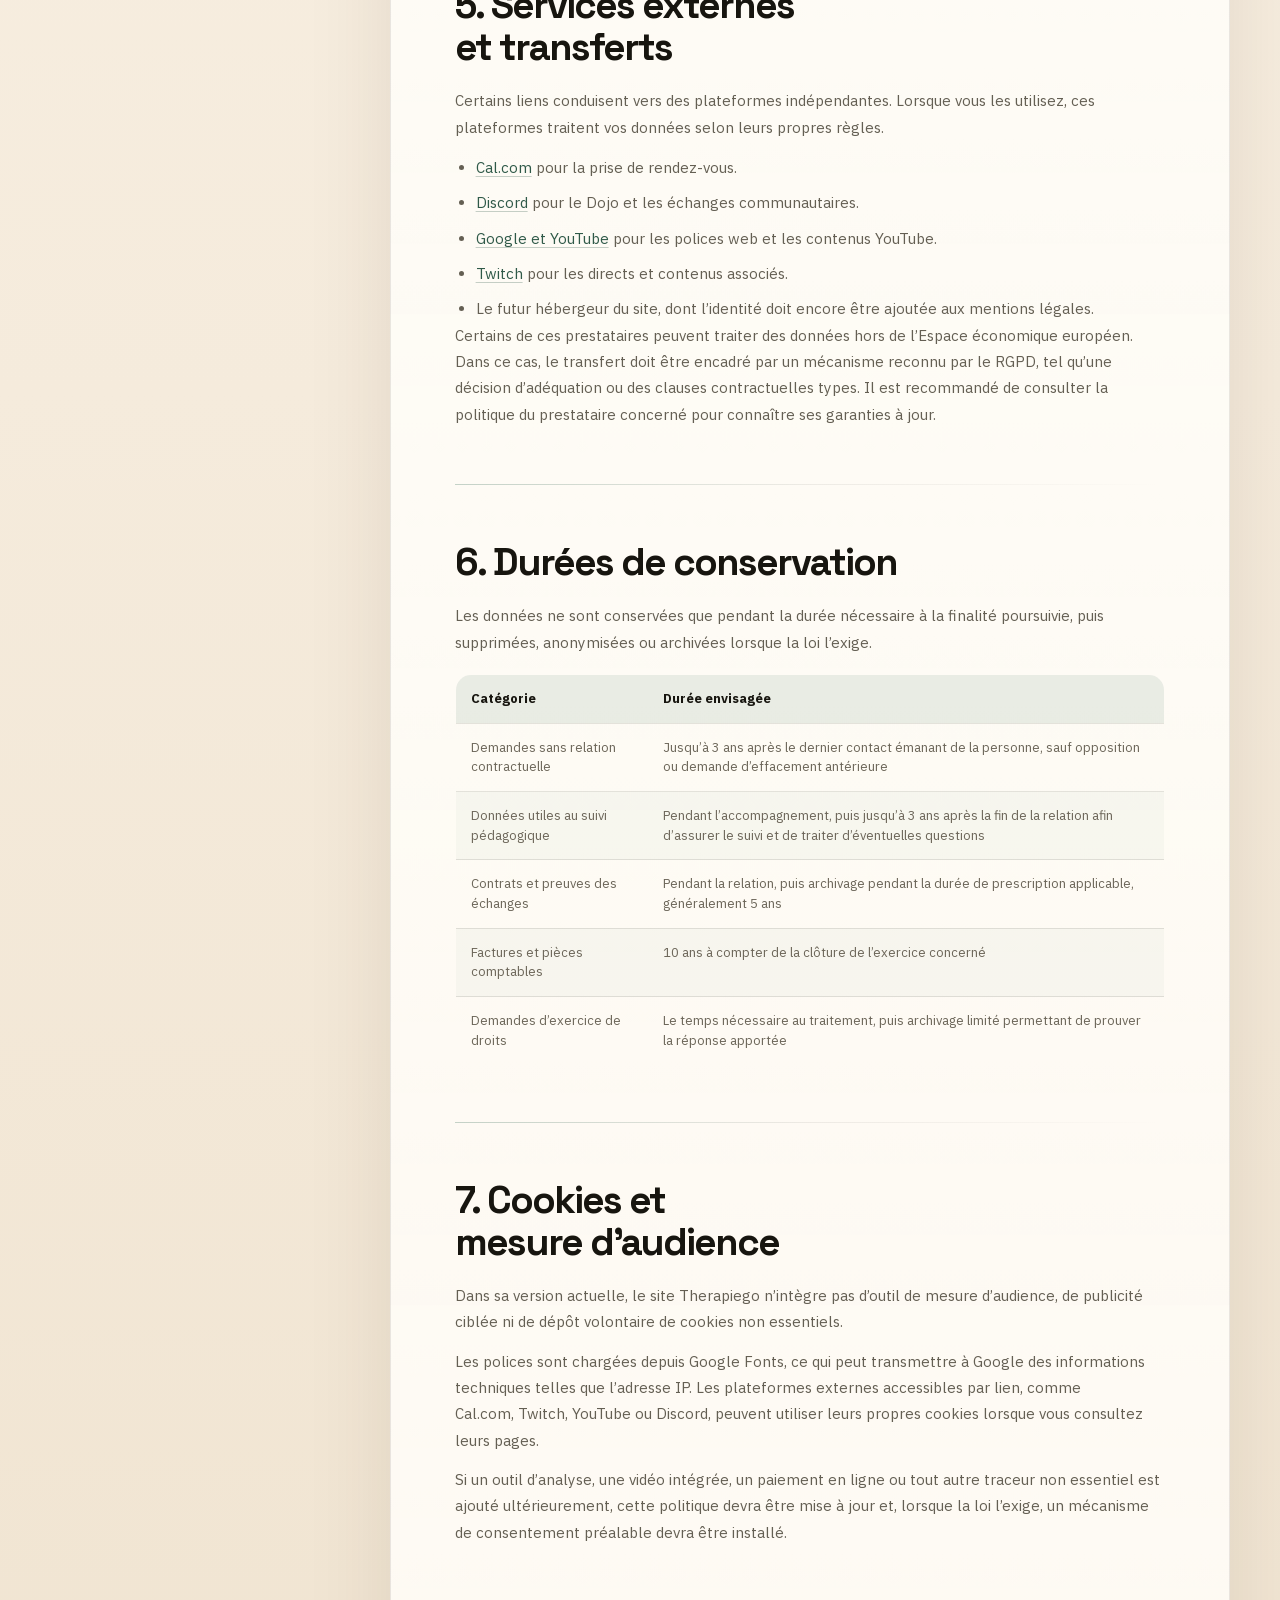
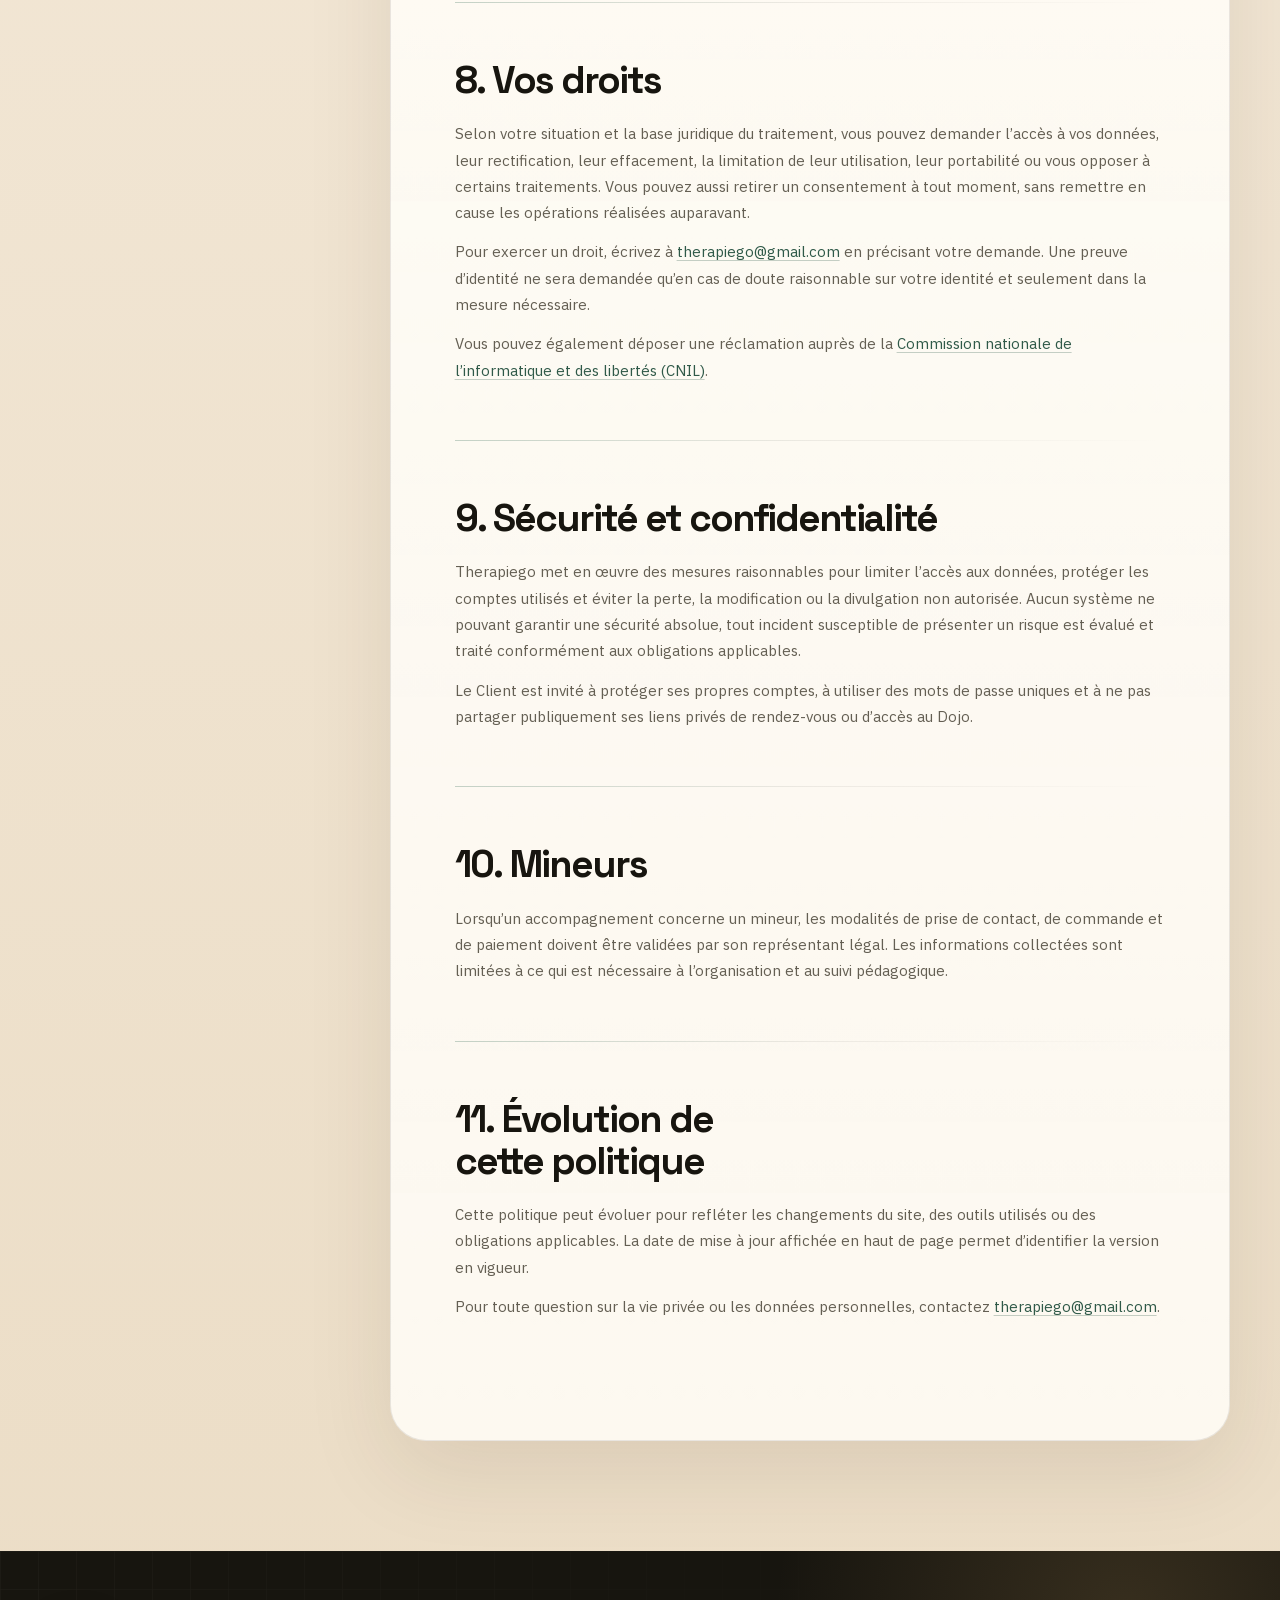
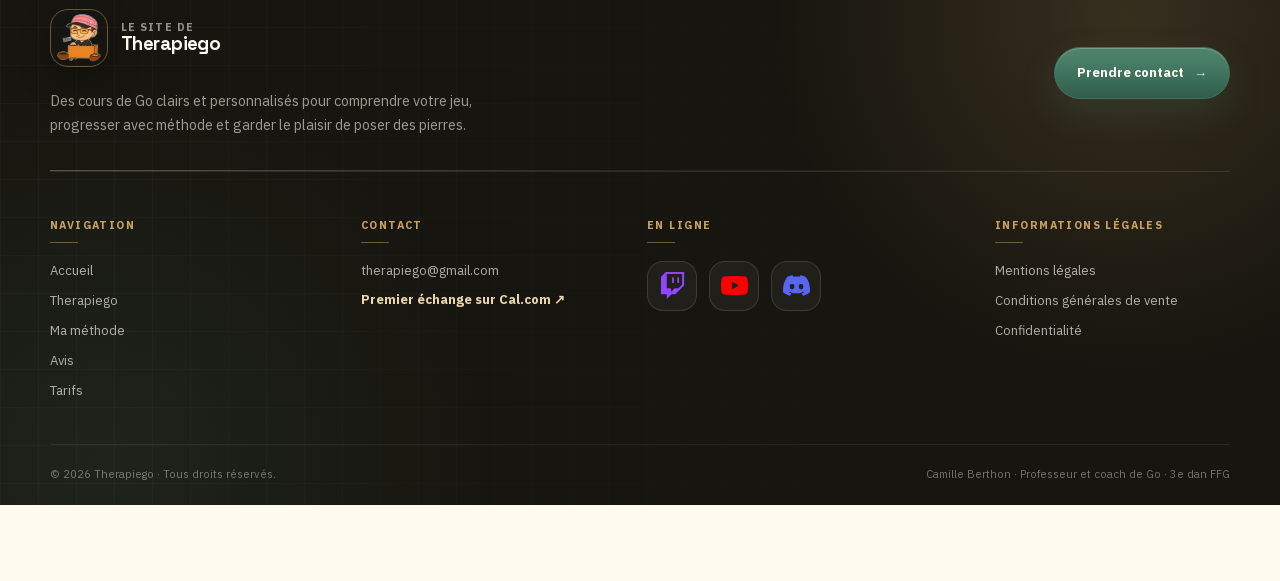
<file: confidentialite.html>
<!DOCTYPE html>
<html lang="fr">
<head>
  <meta charset="UTF-8" />
  <meta name="viewport" content="width=device-width, initial-scale=1.0" />
  <meta name="theme-color" content="#fffaf0" />
  <title>Politique de confidentialité — Therapiego</title>
  <meta name="description" content="Politique de confidentialité du site Therapiego : données collectées, finalités, durées de conservation, services externes et droits RGPD." />
  <link rel="canonical" href="https://www.therapiego.com/confidentialite.html" />
  <meta property="og:type" content="website" />
  <meta property="og:locale" content="fr_FR" />
  <meta property="og:site_name" content="Therapiego" />
  <meta property="og:title" content="Politique de confidentialité — Therapiego" />
  <meta property="og:description" content="Données collectées, finalités, durées de conservation, services externes et droits RGPD." />
  <meta property="og:url" content="https://www.therapiego.com/confidentialite.html" />
  <meta property="og:image" content="https://www.therapiego.com/assets/therapiego-og.webp" />
  <meta property="og:image:secure_url" content="https://www.therapiego.com/assets/therapiego-og.webp" />
  <meta property="og:image:type" content="image/webp" />
  <meta property="og:image:width" content="1200" />
  <meta property="og:image:height" content="630" />
  <meta property="og:image:alt" content="Logo illustré de Therapiego autour du jeu de Go" />
  <meta name="twitter:card" content="summary_large_image" />
  <meta name="twitter:image" content="https://www.therapiego.com/assets/therapiego-og.webp" />
  <meta name="twitter:image:alt" content="Logo illustré de Therapiego autour du jeu de Go" />
  <script type="application/ld+json">
    {
      "@context": "https://schema.org",
      "@graph": [
        {
          "@type": "WebPage",
          "@id": "https://www.therapiego.com/confidentialite.html#webpage",
          "url": "https://www.therapiego.com/confidentialite.html",
          "name": "Politique de confidentialité — Therapiego",
          "description": "Politique de confidentialité du site Therapiego : données collectées, finalités, durées de conservation, services externes et droits RGPD.",
          "isPartOf": {
            "@id": "https://www.therapiego.com/#website"
          },
          "about": {
            "@id": "https://www.therapiego.com/#organization"
          },
          "breadcrumb": {
            "@id": "https://www.therapiego.com/confidentialite.html#breadcrumb"
          },
          "inLanguage": "fr-FR",
          "dateModified": "2026-07-27"
        },
        {
          "@type": "BreadcrumbList",
          "@id": "https://www.therapiego.com/confidentialite.html#breadcrumb",
          "itemListElement": [
            {
              "@type": "ListItem",
              "position": 1,
              "name": "Accueil",
              "item": "https://www.therapiego.com/"
            },
            {
              "@type": "ListItem",
              "position": 2,
              "name": "Politique de confidentialité",
              "item": "https://www.therapiego.com/confidentialite.html"
            }
          ]
        }
      ]
    }
  </script>
  <link rel="icon" type="image/webp" sizes="64x64" href="assets/therapiego-favicon.webp" />
  <link rel="stylesheet" href="assets/legal-pages.css">
  <link rel="stylesheet" href="assets/site-system.css">
  <link rel="stylesheet" href="assets/fonts.css" media="(min-width: 769px)">
  <link rel="stylesheet" href="assets/site-footer.css" media="print" onload="this.media='all'">
  <noscript><link rel="stylesheet" href="assets/site-footer.css"></noscript>
  <script src="assets/site-ui.js" defer></script>
</head>

<body class="site-page site-page-legal">
  <div class="legal-progress" aria-hidden="true"></div>
  <a class="legal-skip-link" href="#contenu">Aller au contenu</a>

  <header class="legal-site-header">
    <nav class="legal-navbar" aria-label="Navigation principale">
      <a class="legal-brand" href="index.html#accueil" aria-label="Le site de Therapiego — Accueil">
        <img class="legal-brand-avatar" src="assets/therapiego-avatar-navbar-128.webp" srcset="assets/therapiego-avatar-navbar-64.webp 64w, assets/therapiego-avatar-navbar-128.webp 128w, assets/therapiego-avatar-navbar.webp 256w" sizes="52px" width="256" height="284" alt="" decoding="async">
        <span class="legal-brand-copy"><span class="legal-brand-overline">Le site de</span><span class="legal-brand-name">Therapiego</span></span>
      </a>
      <button class="legal-nav-toggle" type="button" aria-controls="legal-primary-navigation" aria-expanded="false" aria-label="Ouvrir le menu"><span></span><span></span><span></span></button>
      <div class="legal-nav-links" id="legal-primary-navigation">
        <a href="index.html#accueil">Accueil</a>
        <div class="legal-dropdown">
          <button class="legal-dropdown-toggle" type="button" aria-expanded="false" aria-controls="legal-about-menu">À propos</button>
          <div class="legal-dropdown-menu" id="legal-about-menu">
            <a href="a-propos.html">Therapiego<small>Parcours et vision</small></a>
            <a href="ma-methode.html">Ma méthode<small>Approche pédagogique</small></a>
          </div>
        </div>
        <a href="index.html#temoignages">Avis</a>
        <a href="index.html#tarifs">Tarifs</a>
      </div>
      <a class="legal-nav-cta" href="contact.html">Prendre contact <span class="button-arrow" aria-hidden="true">→</span></a>
    </nav>
  </header>

  <main class="legal-main" id="contenu">
    <header class="legal-hero">
      <p class="legal-eyebrow">Vie privée et données</p>
      <h1>Politique de confidentialité</h1>
      <p class="legal-intro">Cette politique explique quelles données peuvent être utilisées lorsque vous consultez le site, contactez Therapiego, réservez un échange ou suivez un accompagnement.</p>
      <span class="legal-date">Dernière mise à jour : 26 juillet 2026</span>
    </header>

    <div class="legal-layout">
      <aside class="legal-toc" aria-label="Sommaire">
        <h2>Dans cette page</h2>
        <ol>
          <li><a href="#responsable">Responsable</a></li>
          <li><a href="#collecte">Données collectées</a></li>
          <li><a href="#finalites">Finalités et bases</a></li>
          <li><a href="#destinataires">Destinataires</a></li>
          <li><a href="#services">Services externes</a></li>
          <li><a href="#durees">Durées</a></li>
          <li><a href="#cookies">Cookies</a></li>
          <li><a href="#droits">Vos droits</a></li>
          <li><a href="#securite">Sécurité</a></li>
          <li><a href="#evolution">Évolution</a></li>
        </ol>
      </aside>

      <article class="legal-document">
        <div class="legal-alert">
          <strong>Point à compléter avant publication</strong> L’adresse professionnelle du responsable de traitement et l’identité de l’hébergeur ne figurent pas encore dans le projet. Elles devront être ajoutées dès qu’elles seront connues.
        </div>

        <section class="legal-section" id="responsable">
          <h2>1. Responsable du traitement</h2>
          <p>Le responsable des traitements décrits dans cette politique est Camille Berthon, exerçant sous le nom commercial Therapiego.</p>
          <dl class="legal-details">
            <div class="legal-detail"><dt>Responsable</dt><dd>Camille Berthon — Therapiego</dd></div>
            <div class="legal-detail"><dt>Contact RGPD</dt><dd><a href="mailto:therapiego@gmail.com">therapiego@gmail.com</a></dd></div>
            <div class="legal-detail"><dt>Activité</dt><dd>Enseignement et coaching de jeu de Go</dd></div>
            <div class="legal-detail"><dt>Adresse professionnelle</dt><dd class="legal-missing">À compléter avant publication</dd></div>
          </dl>
        </section>

        <section class="legal-section" id="collecte">
          <h2>2. Données susceptibles d’être collectées</h2>
          <p>Le site ne comporte actuellement aucun formulaire intégré. Des données sont néanmoins communiquées lorsque vous utilisez les moyens de contact ou les services externes proposés.</p>
          <ul>
            <li><strong>Données d’identité et de contact :</strong> nom, prénom, pseudonyme, adresse e-mail et toute coordonnée que vous choisissez de transmettre.</li>
            <li><strong>Données de rendez-vous :</strong> disponibilités, date et heure choisies, fuseau horaire et informations saisies sur Cal.com.</li>
            <li><strong>Données pédagogiques :</strong> niveau au Go, objectifs, historique de pratique, parties, diagrammes, questions, notes de suivi et échanges utiles au cours.</li>
            <li><strong>Données contractuelles et comptables :</strong> prestation commandée, montant, statut du paiement, factures et échanges liés à l’exécution du contrat.</li>
            <li><strong>Données techniques :</strong> adresse IP, informations de navigateur et journaux techniques pouvant être traités par l’hébergeur ou les services externes lors de leur utilisation.</li>
          </ul>
          <p>Il est demandé de ne pas communiquer de données sensibles ou sans rapport avec l’accompagnement.</p>
        </section>

        <section class="legal-section" id="finalites">
          <h2>3. Finalités et bases juridiques</h2>
          <table class="legal-data-table">
            <thead><tr><th>Finalité</th><th>Données concernées</th><th>Base juridique</th></tr></thead>
            <tbody>
              <tr><td>Répondre aux demandes et organiser un premier échange</td><td>Identité, coordonnées, besoin, disponibilités</td><td>Mesures précontractuelles et intérêt légitime à répondre</td></tr>
              <tr><td>Planifier et assurer les cours</td><td>Rendez-vous, niveau, parties, notes pédagogiques</td><td>Exécution du contrat</td></tr>
              <tr><td>Gérer les paiements et factures</td><td>Informations contractuelles, montants et facturation</td><td>Exécution du contrat et obligations légales</td></tr>
              <tr><td>Assurer le suivi sur le Dojo Discord</td><td>Pseudonyme, messages et contenus partagés</td><td>Exécution du contrat et intérêt légitime au suivi pédagogique</td></tr>
              <tr><td>Prévenir ou traiter un litige et sécuriser les services</td><td>Échanges, éléments contractuels et journaux pertinents</td><td>Intérêt légitime et respect d’obligations légales</td></tr>
              <tr><td>Répondre aux demandes relatives aux données</td><td>Identité, demande et justificatifs nécessaires</td><td>Obligation légale</td></tr>
            </tbody>
          </table>
          <p>Si une nouvelle finalité nécessite votre consentement, celui-ci sera demandé séparément et pourra être retiré à tout moment pour l’avenir.</p>
        </section>

        <section class="legal-section" id="destinataires">
          <h2>4. Destinataires des données</h2>
          <p>Les données sont destinées à Camille Berthon et, dans la stricte mesure nécessaire, aux prestataires techniques utilisés pour la prise de rendez-vous, les communications, l’hébergement, les paiements ou la comptabilité.</p>
          <p>Elles ne sont ni vendues ni louées. Elles peuvent être communiquées lorsqu’une obligation légale l’impose, pour répondre à une demande d’une autorité habilitée ou pour établir, exercer ou défendre un droit en justice.</p>
        </section>

        <section class="legal-section" id="services">
          <h2>5. Services externes et transferts</h2>
          <p>Certains liens conduisent vers des plateformes indépendantes. Lorsque vous les utilisez, ces plateformes traitent vos données selon leurs propres règles.</p>
          <ul>
            <li><a href="https://cal.com/privacy" target="_blank" rel="noopener noreferrer">Cal.com</a> pour la prise de rendez-vous.</li>
            <li><a href="https://discord.com/privacy" target="_blank" rel="noopener noreferrer">Discord</a> pour le Dojo et les échanges communautaires.</li>
            <li><a href="https://policies.google.com/privacy" target="_blank" rel="noopener noreferrer">Google et YouTube</a> pour les polices web et les contenus YouTube.</li>
            <li><a href="https://www.twitch.tv/p/fr-fr/legal/privacy-notice/" target="_blank" rel="noopener noreferrer">Twitch</a> pour les directs et contenus associés.</li>
            <li>Le futur hébergeur du site, dont l’identité doit encore être ajoutée aux mentions légales.</li>
          </ul>
          <p>Certains de ces prestataires peuvent traiter des données hors de l’Espace économique européen. Dans ce cas, le transfert doit être encadré par un mécanisme reconnu par le RGPD, tel qu’une décision d’adéquation ou des clauses contractuelles types. Il est recommandé de consulter la politique du prestataire concerné pour connaître ses garanties à jour.</p>
        </section>

        <section class="legal-section" id="durees">
          <h2>6. Durées de conservation</h2>
          <p>Les données ne sont conservées que pendant la durée nécessaire à la finalité poursuivie, puis supprimées, anonymisées ou archivées lorsque la loi l’exige.</p>
          <table class="legal-data-table">
            <thead><tr><th>Catégorie</th><th>Durée envisagée</th></tr></thead>
            <tbody>
              <tr><td>Demandes sans relation contractuelle</td><td>Jusqu’à 3 ans après le dernier contact émanant de la personne, sauf opposition ou demande d’effacement antérieure</td></tr>
              <tr><td>Données utiles au suivi pédagogique</td><td>Pendant l’accompagnement, puis jusqu’à 3 ans après la fin de la relation afin d’assurer le suivi et de traiter d’éventuelles questions</td></tr>
              <tr><td>Contrats et preuves des échanges</td><td>Pendant la relation, puis archivage pendant la durée de prescription applicable, généralement 5 ans</td></tr>
              <tr><td>Factures et pièces comptables</td><td>10 ans à compter de la clôture de l’exercice concerné</td></tr>
              <tr><td>Demandes d’exercice de droits</td><td>Le temps nécessaire au traitement, puis archivage limité permettant de prouver la réponse apportée</td></tr>
            </tbody>
          </table>
        </section>

        <section class="legal-section" id="cookies">
          <h2>7. Cookies et mesure d’audience</h2>
          <p>Dans sa version actuelle, le site Therapiego n’intègre pas d’outil de mesure d’audience, de publicité ciblée ni de dépôt volontaire de cookies non essentiels.</p>
          <p>Les polices sont chargées depuis Google Fonts, ce qui peut transmettre à Google des informations techniques telles que l’adresse IP. Les plateformes externes accessibles par lien, comme Cal.com, Twitch, YouTube ou Discord, peuvent utiliser leurs propres cookies lorsque vous consultez leurs pages.</p>
          <p>Si un outil d’analyse, une vidéo intégrée, un paiement en ligne ou tout autre traceur non essentiel est ajouté ultérieurement, cette politique devra être mise à jour et, lorsque la loi l’exige, un mécanisme de consentement préalable devra être installé.</p>
        </section>

        <section class="legal-section" id="droits">
          <h2>8. Vos droits</h2>
          <p>Selon votre situation et la base juridique du traitement, vous pouvez demander l’accès à vos données, leur rectification, leur effacement, la limitation de leur utilisation, leur portabilité ou vous opposer à certains traitements. Vous pouvez aussi retirer un consentement à tout moment, sans remettre en cause les opérations réalisées auparavant.</p>
          <p>Pour exercer un droit, écrivez à <a href="mailto:therapiego@gmail.com">therapiego@gmail.com</a> en précisant votre demande. Une preuve d’identité ne sera demandée qu’en cas de doute raisonnable sur votre identité et seulement dans la mesure nécessaire.</p>
          <p>Vous pouvez également déposer une réclamation auprès de la <a href="https://www.cnil.fr/fr/plaintes" target="_blank" rel="noopener noreferrer">Commission nationale de l’informatique et des libertés (CNIL)</a>.</p>
        </section>

        <section class="legal-section" id="securite">
          <h2>9. Sécurité et confidentialité</h2>
          <p>Therapiego met en œuvre des mesures raisonnables pour limiter l’accès aux données, protéger les comptes utilisés et éviter la perte, la modification ou la divulgation non autorisée. Aucun système ne pouvant garantir une sécurité absolue, tout incident susceptible de présenter un risque est évalué et traité conformément aux obligations applicables.</p>
          <p>Le Client est invité à protéger ses propres comptes, à utiliser des mots de passe uniques et à ne pas partager publiquement ses liens privés de rendez-vous ou d’accès au Dojo.</p>
        </section>

        <section class="legal-section" id="mineurs">
          <h2>10. Mineurs</h2>
          <p>Lorsqu’un accompagnement concerne un mineur, les modalités de prise de contact, de commande et de paiement doivent être validées par son représentant légal. Les informations collectées sont limitées à ce qui est nécessaire à l’organisation et au suivi pédagogique.</p>
        </section>

        <section class="legal-section" id="evolution">
          <h2>11. Évolution de cette politique</h2>
          <p>Cette politique peut évoluer pour refléter les changements du site, des outils utilisés ou des obligations applicables. La date de mise à jour affichée en haut de page permet d’identifier la version en vigueur.</p>
          <p>Pour toute question sur la vie privée ou les données personnelles, contactez <a href="mailto:therapiego@gmail.com">therapiego@gmail.com</a>.</p>
        </section>
      </article>
    </div>
  </main>

  <footer class="site-footer-premium">
    <div class="site-footer-inner">
      <div class="site-footer-intro">
        <div class="site-footer-brand-block">
          <a class="site-footer-brand" href="index.html#accueil" aria-label="Le site de Therapiego — Accueil"><img class="site-footer-brand-avatar" src="assets/therapiego-avatar-navbar-128.webp" srcset="assets/therapiego-avatar-navbar-64.webp 64w, assets/therapiego-avatar-navbar-128.webp 128w, assets/therapiego-avatar-navbar.webp 256w" sizes="58px" width="256" height="284" alt="" loading="lazy" decoding="async"><span class="site-footer-brand-copy"><span class="site-footer-brand-overline">Le site de</span><span class="site-footer-brand-name">Therapiego</span></span></a>
          <p class="site-footer-tagline">Des cours de Go clairs et personnalisés pour comprendre votre jeu, progresser avec méthode et garder le plaisir de poser des pierres.</p>
        </div>
        <a class="site-footer-cta" href="contact.html">Prendre contact <span class="button-arrow" aria-hidden="true">→</span></a>
      </div>
      <div class="site-footer-grid">
        <nav class="site-footer-column" aria-label="Navigation du pied de page"><h2>Navigation</h2><div class="site-footer-links"><a href="index.html#accueil">Accueil</a><a href="a-propos.html">Therapiego</a><a href="ma-methode.html">Ma méthode</a><a href="index.html#temoignages">Avis</a><a href="index.html#tarifs">Tarifs</a></div></nav>
        <section class="site-footer-column"><h2>Contact</h2><a class="site-footer-email" href="mailto:therapiego@gmail.com">therapiego@gmail.com</a><a class="site-footer-booking" href="https://cal.com/therapiego/1er-echange" target="_blank" rel="noopener noreferrer">Premier échange sur Cal.com ↗</a></section>
        <section class="site-footer-column"><h2>En ligne</h2><div class="site-footer-socials"><a class="site-footer-social" href="https://www.twitch.tv/therapiego" target="_blank" rel="noopener noreferrer" aria-label="Twitch"><img class="site-footer-social-logo" src="assets/social-twitch.webp" width="96" height="96" alt="" loading="lazy" decoding="async"></a><a class="site-footer-social" href="https://www.youtube.com/@TherapieGo" target="_blank" rel="noopener noreferrer" aria-label="YouTube"><img class="site-footer-social-logo" src="assets/social-youtube.webp" width="96" height="96" alt="" loading="lazy" decoding="async"></a><a class="site-footer-social" href="https://discord.com/invite/KNVcF8d" target="_blank" rel="noopener noreferrer" aria-label="Discord"><img class="site-footer-social-logo" src="assets/social-discord.webp" width="96" height="96" alt="" loading="lazy" decoding="async"></a></div></section>
        <nav class="site-footer-column" aria-label="Informations légales"><h2>Informations légales</h2><div class="site-footer-links"><a href="mentions-legales.html">Mentions légales</a><a href="cgv.html">Conditions générales de vente</a><a href="confidentialite.html" aria-current="page">Confidentialité</a></div></nav>
      </div>
      <div class="site-footer-bottom"><span>© 2026 Therapiego · Tous droits réservés.</span><span>Camille Berthon · Professeur et coach de Go · 3e dan FFG</span></div>
    </div>
  </footer>

  <a class="site-back-to-top" href="#contenu" data-back-to-top aria-label="Revenir en haut de la page" aria-hidden="true" tabindex="-1"><span class="site-back-to-top-mark" aria-hidden="true">↑</span><span class="site-back-to-top-label">Haut de page</span></a>

  <script src="assets/legal-pages.js"></script>
</body>
</html>
</file>
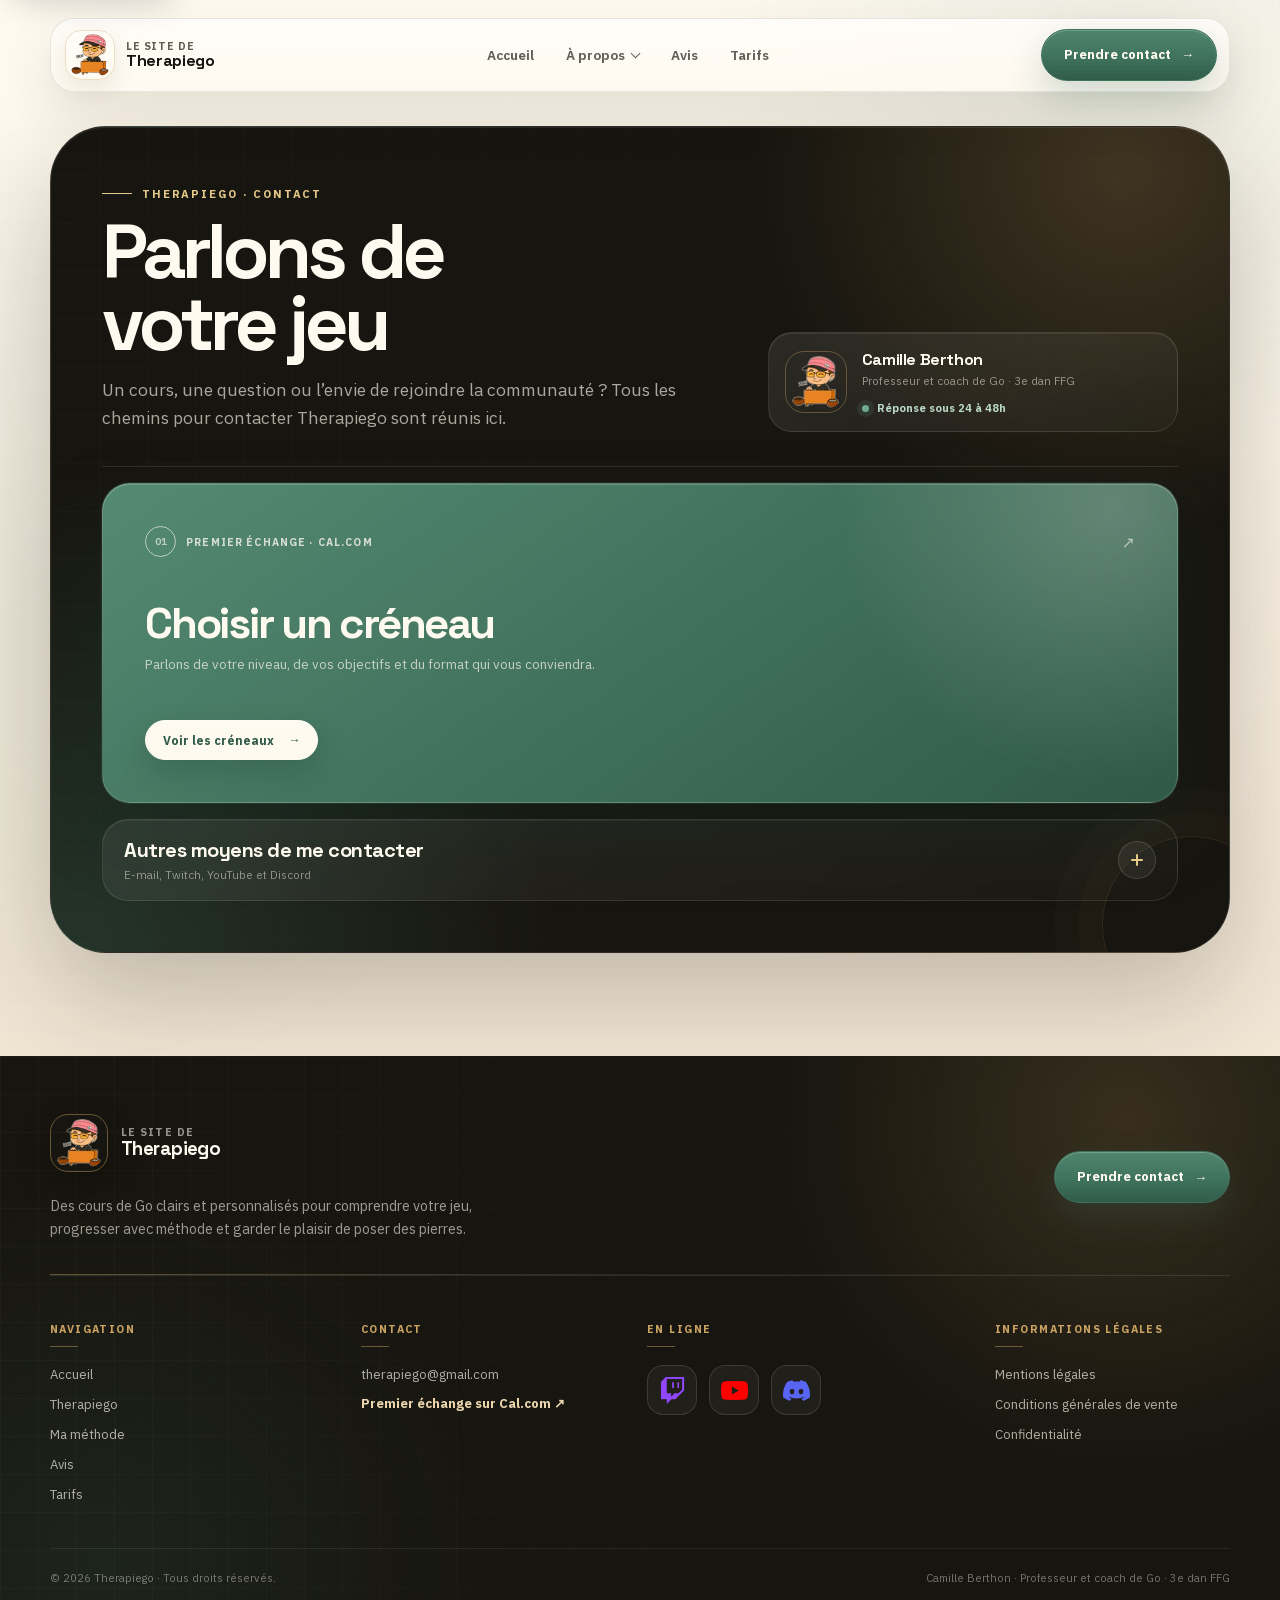
<file: contact.html>
<!DOCTYPE html>
<html lang="fr">
<head>
  <meta charset="UTF-8" />
  <meta name="viewport" content="width=device-width, initial-scale=1.0" />
  <meta name="theme-color" content="#fffaf0" />
  <title>Contact — Therapiego</title>
  <meta name="description" content="Contactez Camille Berthon, professeur et coach de Go : premier échange, e-mail, Twitch, YouTube et serveur Discord Therapiego." />
  <link rel="canonical" href="https://www.therapiego.com/contact.html" />
  <meta property="og:type" content="website" />
  <meta property="og:locale" content="fr_FR" />
  <meta property="og:site_name" content="Therapiego" />
  <meta property="og:title" content="Contact — Therapiego" />
  <meta property="og:description" content="Planifiez un premier échange avec Camille Berthon ou retrouvez Therapiego en ligne." />
  <meta property="og:url" content="https://www.therapiego.com/contact.html" />
  <meta property="og:image" content="https://www.therapiego.com/assets/therapiego-og.webp" />
  <meta property="og:image:secure_url" content="https://www.therapiego.com/assets/therapiego-og.webp" />
  <meta property="og:image:type" content="image/webp" />
  <meta property="og:image:width" content="1200" />
  <meta property="og:image:height" content="630" />
  <meta property="og:image:alt" content="Logo illustré de Therapiego autour du jeu de Go" />
  <meta name="twitter:card" content="summary_large_image" />
  <meta name="twitter:image" content="https://www.therapiego.com/assets/therapiego-og.webp" />
  <meta name="twitter:image:alt" content="Logo illustré de Therapiego autour du jeu de Go" />
  <script type="application/ld+json">
    {
      "@context": "https://schema.org",
      "@graph": [
        {
          "@type": "ContactPage",
          "@id": "https://www.therapiego.com/contact.html#webpage",
          "url": "https://www.therapiego.com/contact.html",
          "name": "Contact — Therapiego",
          "description": "Contactez Camille Berthon, professeur et coach de Go : premier échange, e-mail, Twitch, YouTube et serveur Discord Therapiego.",
          "isPartOf": {
            "@id": "https://www.therapiego.com/#website"
          },
          "mainEntity": {
            "@id": "https://www.therapiego.com/#organization"
          },
          "breadcrumb": {
            "@id": "https://www.therapiego.com/contact.html#breadcrumb"
          },
          "inLanguage": "fr-FR",
          "dateModified": "2026-07-27"
        },
        {
          "@type": "Organization",
          "@id": "https://www.therapiego.com/#organization",
          "name": "Therapiego",
          "url": "https://www.therapiego.com/",
          "email": "therapiego@gmail.com",
          "logo": {
            "@type": "ImageObject",
            "url": "https://www.therapiego.com/assets/therapiego-avatar-profile.webp",
            "width": 800,
            "height": 886
          },
          "founder": {
            "@id": "https://www.therapiego.com/#camille-berthon"
          },
          "contactPoint": {
            "@type": "ContactPoint",
            "contactType": "customer service",
            "email": "therapiego@gmail.com",
            "url": "https://www.therapiego.com/contact.html",
            "availableLanguage": "French"
          },
          "sameAs": [
            "https://linktr.ee/therapiego",
            "https://www.twitch.tv/therapiego",
            "https://www.youtube.com/@TherapieGo",
            "https://www.superprof.fr/joueur-2007-professeur-ffg-fox-donne-cours-adaptatifs-debutants.html"
          ]
        },
        {
          "@type": "BreadcrumbList",
          "@id": "https://www.therapiego.com/contact.html#breadcrumb",
          "itemListElement": [
            {
              "@type": "ListItem",
              "position": 1,
              "name": "Accueil",
              "item": "https://www.therapiego.com/"
            },
            {
              "@type": "ListItem",
              "position": 2,
              "name": "Contact",
              "item": "https://www.therapiego.com/contact.html"
            }
          ]
        }
      ]
    }
  </script>
  <link rel="icon" type="image/webp" sizes="64x64" href="assets/therapiego-favicon.webp" />
  <style>
    :root {
      --ink: #17150f;
      --muted: #6d675a;
      --cream: #fffaf0;
      --cream-2: #f4ead9;
      --paper: rgba(255, 253, 247, .88);
      --red: #3f725d;
      --red-dark: #2f5948;
      --gold: #c9a262;
      --gold-light: #ead5ad;
      --jade: #3f725d;
      --line: rgba(23, 21, 15, .11);
      --shadow: 0 30px 90px rgba(71, 55, 28, .12);
      --container: min(1180px, calc(100% - 48px));
      --ease: cubic-bezier(.2, .8, .2, 1);
    }

    * {
      box-sizing: border-box;
      margin: 0;
      padding: 0;
    }

    html {
      scroll-behavior: smooth;
      background: var(--cream);
    }

    body {
      min-height: 100vh;
      color: var(--ink);
      background:
        radial-gradient(circle at 88% 3%, rgba(63, 114, 93, .1), transparent 24rem),
        radial-gradient(circle at 5% 42%, rgba(63, 114, 93, .09), transparent 28rem),
        linear-gradient(180deg, #fffaf0 0%, #f4ead9 100%);
      font-family: "Inter", system-ui, sans-serif;
      -webkit-font-smoothing: antialiased;
    }

    body::before {
      content: "";
      position: fixed;
      inset: 0;
      z-index: -1;
      pointer-events: none;
      opacity: .035;
      background-image:
        linear-gradient(var(--ink) 1px, transparent 1px),
        linear-gradient(90deg, var(--ink) 1px, transparent 1px);
      background-size: 32px 32px;
      mask-image: linear-gradient(to bottom, black, transparent 72%);
    }

    a {
      color: inherit;
      text-decoration: none;
    }

    img {
      display: block;
      max-width: 100%;
    }

    button {
      color: inherit;
    }

    ::selection {
      color: var(--cream);
      background: var(--red);
    }

    .skip-link {
      position: fixed;
      top: 12px;
      left: 12px;
      z-index: 1000;
      padding: 12px 16px;
      color: #fff;
      border-radius: 10px;
      background: var(--ink);
      transform: translateY(-160%);
      transition: transform 180ms ease;
    }

    .skip-link:focus {
      transform: none;
    }

    .reading-progress {
      --reading-progress: 0;
      position: fixed;
      inset: 0 0 auto;
      z-index: 300;
      height: 3px;
      background: linear-gradient(90deg, var(--red), var(--gold));
      transform: scaleX(var(--reading-progress));
      transform-origin: left;
    }

    .site-header {
      position: sticky;
      top: 0;
      z-index: 100;
      padding: 18px 0 10px;
    }

    .navbar {
      width: var(--container);
      min-height: 72px;
      margin-inline: auto;
      display: grid;
      grid-template-columns: auto 1fr auto;
      align-items: center;
      gap: 28px;
      padding: 10px 12px 10px 14px;
      border: 1px solid rgba(23, 21, 15, .08);
      border-radius: 24px;
      background: rgba(255, 250, 240, .88);
      box-shadow: 0 16px 48px rgba(57, 43, 22, .09);
      backdrop-filter: blur(18px);
      -webkit-backdrop-filter: blur(18px);
    }

    .brand {
      display: inline-flex;
      align-items: center;
      gap: 11px;
      min-width: max-content;
    }

    .brand-avatar {
      width: 50px;
      height: 50px;
      padding: 3px;
      border: 1px solid rgba(201, 162, 98, .34);
      border-radius: 16px;
      background: transparent;
      object-fit: contain;
    }

    .brand-copy {
      display: grid;
      gap: 1px;
      line-height: 1;
    }

    .brand-name {
      color: var(--muted);
      font-family: "IBM Plex Sans", sans-serif;
      font-size: .66rem;
      font-weight: 700;
      letter-spacing: .08em;
      text-transform: uppercase;
    }

    .brand-sub {
      font-family: "Space Grotesk", sans-serif;
      font-size: 1rem;
      font-weight: 700;
      letter-spacing: -.02em;
    }

    .nav-links {
      display: flex;
      align-items: center;
      justify-content: center;
      gap: 4px;
    }

    .nav-links > a,
    .nav-dropdown-toggle {
      position: relative;
      display: inline-flex;
      align-items: center;
      gap: 7px;
      padding: 10px 14px;
      color: rgba(23, 21, 15, .67);
      border: 0;
      border-radius: 999px;
      background: transparent;
      font-family: "IBM Plex Sans", sans-serif;
      font-size: .84rem;
      font-weight: 600;
      cursor: pointer;
      transition: 180ms ease;
    }

    .nav-links > a:hover,
    .nav-links > a[aria-current="page"],
    .nav-dropdown-toggle:hover {
      color: var(--ink);
      background: rgba(239, 224, 201, .72);
    }

    .nav-cta,
    .button {
      display: inline-flex;
      align-items: center;
      justify-content: center;
      min-height: 48px;
      padding: 0 19px;
      color: #fffaf0;
      border: 1px solid var(--red);
      border-radius: 999px;
      background: var(--red);
      box-shadow: 0 12px 28px rgba(63, 114, 93, .2);
      font-family: "IBM Plex Sans", sans-serif;
      font-size: .8rem;
      font-weight: 700;
      transition: 200ms var(--ease);
    }

    .nav-cta:hover,
    .button:hover {
      border-color: var(--red-dark);
      background: var(--red-dark);
      transform: translateY(-2px);
    }

    .nav-toggle {
      display: none;
      width: 46px;
      height: 46px;
      place-content: center;
      gap: 5px;
      border: 1px solid var(--line);
      border-radius: 14px;
      background: rgba(255, 255, 255, .55);
      cursor: pointer;
    }

    .nav-toggle span {
      width: 20px;
      height: 2px;
      border-radius: 2px;
      background: var(--ink);
    }

    .nav-dropdown {
      position: relative;
    }

    .nav-dropdown-toggle::after {
      content: "";
      width: 6px;
      height: 6px;
      margin-top: -3px;
      border-right: 1.5px solid currentColor;
      border-bottom: 1.5px solid currentColor;
      transform: rotate(45deg);
      transition: transform 180ms ease;
    }

    .nav-dropdown:hover .nav-dropdown-toggle,
    .nav-dropdown:focus-within .nav-dropdown-toggle,
    .nav-dropdown.is-open .nav-dropdown-toggle {
      color: var(--ink);
      background: rgba(239, 224, 201, .72);
    }

    .nav-dropdown.is-open .nav-dropdown-toggle::after {
      margin-top: 3px;
      transform: rotate(225deg);
    }

    .nav-dropdown-menu {
      position: absolute;
      top: calc(100% + 13px);
      left: 50%;
      z-index: 30;
      width: 210px;
      display: grid;
      gap: 4px;
      padding: 8px;
      border: 1px solid rgba(23, 21, 15, .09);
      border-radius: 20px;
      background: rgba(255, 250, 240, .97);
      box-shadow: 0 22px 54px rgba(78, 62, 35, .18);
      backdrop-filter: blur(20px);
      -webkit-backdrop-filter: blur(20px);
      opacity: 0;
      pointer-events: none;
      transform: translate(-50%, -8px);
      transition: opacity 180ms ease, transform 180ms ease;
    }

    .nav-dropdown:hover .nav-dropdown-menu,
    .nav-dropdown:focus-within .nav-dropdown-menu,
    .nav-dropdown.is-open .nav-dropdown-menu {
      opacity: 1;
      pointer-events: auto;
      transform: translate(-50%, 0);
    }

    .nav-dropdown-menu a {
      display: grid;
      gap: 2px;
      padding: 11px 12px;
      border-radius: 13px;
      color: var(--ink);
      font-family: "IBM Plex Sans", sans-serif;
      font-size: .8rem;
      font-weight: 700;
      line-height: 1.25;
    }

    .nav-dropdown-menu a:hover {
      background: rgba(201, 162, 98, .12);
    }

    .nav-dropdown-menu small {
      color: var(--muted);
      font-size: .68rem;
      font-weight: 500;
    }

    main {
      width: var(--container);
      margin-inline: auto;
      padding: 78px 0 98px;
    }

    .contact-hero {
      display: grid;
      grid-template-columns: minmax(0, 1.15fr) minmax(340px, .85fr);
      align-items: center;
      gap: clamp(48px, 8vw, 112px);
      min-height: 590px;
    }

    .eyebrow {
      display: inline-flex;
      align-items: center;
      gap: 10px;
      margin-bottom: 24px;
      color: var(--red);
      font-family: "IBM Plex Sans", sans-serif;
      font-size: .75rem;
      font-weight: 800;
      letter-spacing: .14em;
      text-transform: uppercase;
    }

    .eyebrow::before {
      content: "";
      width: 34px;
      height: 1px;
      background: currentColor;
    }

    h1 {
      max-width: 790px;
      font-family: "Space Grotesk", sans-serif;
      font-size: clamp(3.8rem, 8.2vw, 7.4rem);
      line-height: .88;
      letter-spacing: -.075em;
    }

    h1 em {
      color: var(--red);
      font-family: Georgia, serif;
      font-weight: 400;
    }

    .hero-lead {
      max-width: 690px;
      margin-top: 30px;
      color: var(--muted);
      font-family: "IBM Plex Sans", sans-serif;
      font-size: clamp(1.04rem, 1.5vw, 1.24rem);
      line-height: 1.75;
    }

    .hero-actions {
      display: flex;
      flex-wrap: wrap;
      align-items: center;
      gap: 12px;
      margin-top: 34px;
    }

    .button {
      min-height: 54px;
      padding-inline: 24px;
      font-size: .88rem;
    }

    .button-secondary {
      color: var(--ink);
      border-color: rgba(23, 21, 15, .14);
      background: rgba(255, 253, 247, .68);
      box-shadow: none;
    }

    .button-secondary:hover {
      color: var(--ink);
      border-color: rgba(23, 21, 15, .24);
      background: #fffdf7;
    }

    .profile-card {
      position: relative;
      isolation: isolate;
      min-height: 490px;
      display: grid;
      align-content: end;
      overflow: hidden;
      padding: 42px;
      color: var(--cream);
      border: 1px solid rgba(255, 255, 255, .08);
      border-radius: 44px;
      background:
        radial-gradient(circle at 75% 16%, rgba(201, 162, 98, .25), transparent 14rem),
        linear-gradient(145deg, #232019, #11100d 72%);
      box-shadow: 0 38px 90px rgba(30, 24, 14, .22);
    }

    .profile-card::before,
    .profile-card::after {
      content: "";
      position: absolute;
      z-index: -1;
      border-radius: 50%;
    }

    .profile-card::before {
      top: 38px;
      right: 36px;
      width: 86px;
      height: 86px;
      background: #fffaf0;
      box-shadow: 0 0 0 16px rgba(255, 250, 240, .04);
    }

    .profile-card::after {
      top: 108px;
      right: 112px;
      width: 54px;
      height: 54px;
      background: #070706;
      box-shadow: 0 0 0 13px rgba(201, 162, 98, .06);
    }

    .profile-avatar {
      width: 168px;
      height: 168px;
      margin-bottom: 30px;
      padding: 9px;
      border: 1px solid rgba(234, 213, 173, .44);
      border-radius: 42px;
      background: transparent;
      object-fit: contain;
      box-shadow: 0 20px 48px rgba(0, 0, 0, .28);
    }

    .profile-card h2 {
      font-family: "Space Grotesk", sans-serif;
      font-size: clamp(2.2rem, 4vw, 3.3rem);
      line-height: 1;
      letter-spacing: -.05em;
    }

    .profile-card p {
      max-width: 360px;
      margin-top: 14px;
      color: rgba(255, 250, 240, .66);
      font-family: "IBM Plex Sans", sans-serif;
      line-height: 1.65;
    }

    .profile-tags {
      display: flex;
      flex-wrap: wrap;
      gap: 8px;
      margin-top: 22px;
    }

    .profile-tags span {
      padding: 8px 11px;
      color: var(--gold-light);
      border: 1px solid rgba(234, 213, 173, .2);
      border-radius: 999px;
      background: rgba(255, 255, 255, .04);
      font-family: "IBM Plex Sans", sans-serif;
      font-size: .68rem;
      font-weight: 700;
      letter-spacing: .05em;
      text-transform: uppercase;
    }

    .contact-section {
      padding-top: 92px;
    }

    .section-heading {
      display: grid;
      grid-template-columns: minmax(0, 1fr) minmax(280px, .7fr);
      align-items: end;
      gap: 42px;
      padding-bottom: 32px;
      border-bottom: 1px solid var(--line);
    }

    .section-heading h2 {
      font-family: "Space Grotesk", sans-serif;
      font-size: clamp(2.7rem, 5vw, 5.2rem);
      line-height: .95;
      letter-spacing: -.06em;
    }

    .section-heading p {
      color: var(--muted);
      font-family: "IBM Plex Sans", sans-serif;
      line-height: 1.7;
    }

    .direct-grid {
      display: grid;
      grid-template-columns: 1.15fr .85fr;
      gap: 20px;
      margin-top: 28px;
    }

    .direct-card,
    .channel-card {
      position: relative;
      overflow: hidden;
      border: 1px solid var(--line);
      background: var(--paper);
      box-shadow: var(--shadow);
      transition: 240ms var(--ease);
    }

    .direct-card:hover,
    .channel-card:hover {
      border-color: rgba(201, 162, 98, .48);
      transform: translateY(-5px);
      box-shadow: 0 34px 90px rgba(71, 55, 28, .16);
    }

    .direct-card {
      min-height: 310px;
      display: grid;
      align-content: space-between;
      gap: 42px;
      padding: clamp(28px, 4vw, 48px);
      border-radius: 34px;
    }

    .direct-card.primary {
      color: var(--cream);
      border-color: rgba(255, 255, 255, .06);
      background:
        radial-gradient(circle at 90% 12%, rgba(63, 114, 93, .42), transparent 14rem),
        linear-gradient(140deg, #242019, #12100d);
    }

    .card-topline {
      display: flex;
      align-items: center;
      justify-content: space-between;
      gap: 20px;
    }

    .card-label {
      color: var(--red);
      font-family: "IBM Plex Sans", sans-serif;
      font-size: .7rem;
      font-weight: 800;
      letter-spacing: .12em;
      text-transform: uppercase;
    }

    .primary .card-label {
      color: var(--gold-light);
    }

    .arrow {
      display: grid;
      width: 42px;
      height: 42px;
      place-items: center;
      border: 1px solid currentColor;
      border-radius: 50%;
      font-size: 1.1rem;
      opacity: .48;
      transition: 200ms ease;
    }

    .direct-card:hover .arrow,
    .channel-card:hover .arrow {
      opacity: 1;
      transform: rotate(-35deg);
    }

    .direct-card h3 {
      max-width: 560px;
      font-family: "Space Grotesk", sans-serif;
      font-size: clamp(2rem, 4vw, 3.7rem);
      line-height: .98;
      letter-spacing: -.055em;
    }

    .direct-card p {
      max-width: 560px;
      margin-top: 14px;
      color: var(--muted);
      font-family: "IBM Plex Sans", sans-serif;
      line-height: 1.65;
    }

    .direct-card.primary p {
      color: rgba(255, 250, 240, .64);
    }

    .address {
      display: block;
      overflow-wrap: anywhere;
      font-family: "Space Grotesk", sans-serif;
      font-size: clamp(1.15rem, 2vw, 1.55rem);
      font-weight: 700;
      letter-spacing: -.03em;
    }

    .channels {
      padding-top: 108px;
    }

    .channels-header {
      display: flex;
      align-items: end;
      justify-content: space-between;
      gap: 32px;
      margin-bottom: 28px;
    }

    .channels-header h2 {
      font-family: "Space Grotesk", sans-serif;
      font-size: clamp(2.5rem, 5vw, 4.8rem);
      line-height: 1;
      letter-spacing: -.06em;
    }

    .channels-header a {
      color: var(--muted);
      border-bottom: 1px solid rgba(23, 21, 15, .24);
      font-family: "IBM Plex Sans", sans-serif;
      font-size: .78rem;
      font-weight: 700;
      transition: 180ms ease;
    }

    .channels-header a:hover {
      color: var(--red);
      border-color: var(--red);
    }

    .channel-grid {
      display: grid;
      grid-template-columns: repeat(3, minmax(0, 1fr));
      gap: 18px;
    }

    .channel-card {
      min-height: 255px;
      display: grid;
      align-content: space-between;
      gap: 36px;
      padding: 28px;
      border-radius: 28px;
    }

    .channel-mark {
      display: grid;
      width: 54px;
      height: 54px;
      place-items: center;
      color: var(--cream);
      border-radius: 17px;
      background: var(--ink);
      font-family: "Space Grotesk", sans-serif;
      font-size: .82rem;
      font-weight: 800;
      letter-spacing: -.02em;
    }

    .channel-card:nth-child(2) .channel-mark {
      background: var(--red);
    }

    .channel-card:nth-child(3) .channel-mark {
      background: var(--jade);
    }

    .channel-card h3 {
      font-family: "Space Grotesk", sans-serif;
      font-size: 1.6rem;
      letter-spacing: -.04em;
    }

    .channel-card p {
      margin-top: 8px;
      color: var(--muted);
      font-family: "IBM Plex Sans", sans-serif;
      font-size: .88rem;
      line-height: 1.55;
    }

    .footer {
      width: var(--container);
      display: flex;
      align-items: center;
      justify-content: space-between;
      gap: 24px;
      margin-inline: auto;
      padding: 28px 0 38px;
      color: var(--muted);
      border-top: 1px solid var(--line);
      font-family: "IBM Plex Sans", sans-serif;
      font-size: .78rem;
    }

    .footer-links {
      display: flex;
      align-items: center;
      gap: 20px;
    }

    .footer a:hover {
      color: var(--red);
    }

    @media (max-width: 980px) {
      .navbar {
        grid-template-columns: auto auto 1fr;
      }

      .nav-toggle {
        display: grid;
        justify-self: end;
      }

      .nav-links {
        position: absolute;
        top: calc(100% + 4px);
        left: 24px;
        right: 24px;
        display: none;
        flex-direction: column;
        align-items: stretch;
        padding: 12px;
        border: 1px solid var(--line);
        border-radius: 22px;
        background: rgba(255, 250, 240, .98);
        box-shadow: 0 24px 64px rgba(57, 43, 22, .15);
      }

      .nav-links.is-open {
        display: flex;
      }

      .nav-links > a,
      .nav-dropdown-toggle {
        width: 100%;
        min-height: 46px;
        justify-content: center;
      }

      .nav-cta {
        justify-self: end;
      }

      .nav-dropdown {
        width: 100%;
      }

      .nav-dropdown-menu {
        position: static;
        width: 100%;
        display: none;
        margin-top: 5px;
        opacity: 1;
        pointer-events: auto;
        transform: none;
        box-shadow: inset 0 1px 0 rgba(255, 255, 255, .72);
      }

      .nav-dropdown:hover .nav-dropdown-menu,
      .nav-dropdown:focus-within .nav-dropdown-menu {
        display: none;
        transform: none;
      }

      .nav-dropdown.is-open .nav-dropdown-menu {
        display: grid;
        transform: none;
      }

      .contact-hero {
        grid-template-columns: 1fr;
      }

      .profile-card {
        min-height: 450px;
      }
    }

    @media (max-width: 760px) {
      :root {
        --container: min(100% - 28px, 1180px);
      }

      .site-header {
        padding-top: 10px;
      }

      .navbar {
        grid-template-columns: 1fr auto;
        gap: 12px;
        border-radius: 20px;
      }

      .nav-cta {
        display: none;
      }

      .brand-avatar {
        width: 46px;
        height: 46px;
      }

      main {
        padding-top: 48px;
      }

      .contact-hero {
        min-height: auto;
        gap: 48px;
      }

      h1 {
        font-size: clamp(3.6rem, 17vw, 5.5rem);
      }

      .profile-card {
        min-height: 420px;
        padding: 30px;
        border-radius: 32px;
      }

      .profile-avatar {
        width: 138px;
        height: 138px;
        border-radius: 34px;
      }

      .contact-section,
      .channels {
        padding-top: 76px;
      }

      .section-heading {
        grid-template-columns: 1fr;
        gap: 18px;
      }

      .direct-grid,
      .channel-grid {
        grid-template-columns: 1fr;
      }

      .channels-header {
        align-items: start;
        flex-direction: column;
      }

      .footer {
        align-items: flex-start;
        flex-direction: column;
      }

      .footer-links {
        flex-wrap: wrap;
      }
    }

    @media (prefers-reduced-motion: reduce) {
      html {
        scroll-behavior: auto;
      }

      *,
      *::before,
      *::after {
        transition-duration: .01ms !important;
      }
    }
  </style>
  <link rel="stylesheet" href="assets/site-system.css">
  <link rel="stylesheet" href="assets/fonts.css" media="(min-width: 769px)">
  <link rel="stylesheet" href="assets/site-footer.css" media="print" onload="this.media='all'">
  <noscript><link rel="stylesheet" href="assets/site-footer.css"></noscript>
  <link rel="stylesheet" href="assets/contact-hub.css">
  <script src="assets/site-ui.js" defer></script>
</head>

<body class="site-page site-page-contact">
  <div class="reading-progress" aria-hidden="true"></div>
  <a class="skip-link" href="#contenu">Aller au contenu</a>

  <header class="site-header">
    <nav class="navbar" aria-label="Navigation principale">
      <a class="brand" href="index.html#accueil" aria-label="Le site de Therapiego — Accueil">
        <img class="brand-avatar" src="assets/therapiego-avatar-navbar-128.webp" srcset="assets/therapiego-avatar-navbar-64.webp 64w, assets/therapiego-avatar-navbar-128.webp 128w, assets/therapiego-avatar-navbar.webp 256w" sizes="52px" width="256" height="284" alt="" decoding="async">
        <span class="brand-copy">
          <span class="brand-name">Le site de</span>
          <span class="brand-sub">Therapiego</span>
        </span>
      </a>

      <button class="nav-toggle" type="button" aria-controls="primary-navigation" aria-expanded="false" aria-label="Ouvrir le menu">
        <span></span>
        <span></span>
        <span></span>
      </button>

      <div class="nav-links" id="primary-navigation">
        <a href="index.html#accueil">Accueil</a>
        <div class="nav-dropdown">
          <button class="nav-dropdown-toggle" type="button" aria-expanded="false" aria-controls="about-dropdown-contact">À propos</button>
          <div class="nav-dropdown-menu" id="about-dropdown-contact">
            <a href="a-propos.html">Therapiego<small>Parcours et vision</small></a>
            <a href="ma-methode.html">Ma méthode<small>Approche pédagogique</small></a>
          </div>
        </div>
        <a href="index.html#temoignages">Avis</a>
        <a href="index.html#tarifs">Tarifs</a>
      </div>

      <a class="nav-cta" href="contact.html" aria-current="page">Prendre contact <span class="button-arrow" aria-hidden="true">→</span></a>
    </nav>
  </header>

  <main id="contenu">
    <section class="contact-hub" aria-labelledby="page-title">
      <header class="contact-hub-intro">
        <div class="contact-hub-heading">
          <p class="contact-hub-eyebrow">Therapiego · Contact</p>
          <h1 id="page-title">Parlons de votre jeu</h1>
          <p>Un cours, une question ou l’envie de rejoindre la communauté&nbsp;? Tous les chemins pour contacter Therapiego sont réunis ici.</p>
        </div>

        <aside class="contact-identity" aria-label="Camille Berthon">
          <img src="assets/therapiego-avatar-navbar-128.webp" srcset="assets/therapiego-avatar-navbar-64.webp 64w, assets/therapiego-avatar-navbar-128.webp 128w" sizes="62px" width="128" height="142" alt="" decoding="async">
          <span class="contact-identity-copy">
            <strong>Camille Berthon</strong>
            <small>Professeur et coach de Go · 3e dan FFG</small>
          </span>
          <span class="contact-availability"><i aria-hidden="true"></i>Réponse sous 24 à 48h</span>
        </aside>
      </header>

      <div class="contact-priority" aria-label="Contact principal">
        <a class="contact-route contact-route--booking" href="https://cal.com/therapiego/1er-echange" target="_blank" rel="noopener noreferrer">
          <span class="contact-route-topline">
            <span class="contact-route-index">01</span>
            <span class="contact-route-label">Premier échange · Cal.com</span>
            <span class="contact-route-arrow" aria-hidden="true">↗</span>
          </span>
          <span class="contact-route-copy">
            <strong>Choisir un créneau</strong>
            <small>Parlons de votre niveau, de vos objectifs et du format qui vous conviendra.</small>
          </span>
          <span class="contact-route-action">Voir les créneaux <span class="button-arrow" aria-hidden="true">→</span></span>
        </a>
      </div>

      <details class="contact-alternatives">
        <summary>
          <span class="contact-alternatives-heading">
            <strong>Autres moyens de me contacter</strong>
            <small>E-mail, Twitch, YouTube et Discord</small>
          </span>
          <span class="contact-alternatives-toggle" aria-hidden="true"></span>
        </summary>

        <div class="contact-alternatives-panel">
          <a class="contact-route contact-route--email" href="mailto:therapiego@gmail.com">
            <span class="contact-route-topline">
              <span class="contact-route-index">02</span>
              <span class="contact-route-label">E-mail</span>
              <span class="contact-route-arrow" aria-hidden="true">↗</span>
            </span>
            <span class="contact-route-copy">
              <strong>Écrire directement</strong>
              <small>Présentez votre demande à votre rythme, Camille vous répond personnellement.</small>
            </span>
            <span class="contact-email-address">therapiego@gmail.com</span>
          </a>

          <nav class="contact-network" aria-label="Therapiego en ligne">
            <a class="contact-network-link contact-network-link--twitch" href="https://www.twitch.tv/therapiego" target="_blank" rel="noopener noreferrer">
              <span class="contact-network-icon"><img src="assets/social-twitch.webp" width="96" height="96" alt="" loading="lazy" decoding="async"></span>
              <span>
                <strong>Twitch</strong>
                <small>Directs autour du Go</small>
              </span>
              <span class="contact-network-arrow" aria-hidden="true">↗</span>
            </a>

            <a class="contact-network-link contact-network-link--youtube" href="https://www.youtube.com/@TherapieGo" target="_blank" rel="noopener noreferrer">
              <span class="contact-network-icon"><img src="assets/social-youtube.webp" width="96" height="96" alt="" loading="lazy" decoding="async"></span>
              <span>
                <strong>YouTube</strong>
                <small>Vidéos pédagogiques</small>
              </span>
              <span class="contact-network-arrow" aria-hidden="true">↗</span>
            </a>

            <a class="contact-network-link contact-network-link--discord" href="https://discord.com/invite/KNVcF8d" target="_blank" rel="noopener noreferrer">
              <span class="contact-network-icon"><img src="assets/social-discord.webp" width="96" height="96" alt="" loading="lazy" decoding="async"></span>
              <span>
                <strong>Discord</strong>
                <small>Rejoindre le Dojo</small>
              </span>
              <span class="contact-network-arrow" aria-hidden="true">↗</span>
            </a>
          </nav>
        </div>
      </details>
    </section>
  </main>

  <footer class="site-footer-premium">
    <div class="site-footer-inner">
      <div class="site-footer-intro">
        <div class="site-footer-brand-block">
          <a class="site-footer-brand" href="index.html#accueil" aria-label="Le site de Therapiego — Accueil">
            <img class="site-footer-brand-avatar" src="assets/therapiego-avatar-navbar-128.webp" srcset="assets/therapiego-avatar-navbar-64.webp 64w, assets/therapiego-avatar-navbar-128.webp 128w, assets/therapiego-avatar-navbar.webp 256w" sizes="58px" width="256" height="284" alt="" loading="lazy" decoding="async">
            <span class="site-footer-brand-copy"><span class="site-footer-brand-overline">Le site de</span><span class="site-footer-brand-name">Therapiego</span></span>
          </a>
          <p class="site-footer-tagline">Des cours de Go clairs et personnalisés pour comprendre votre jeu, progresser avec méthode et garder le plaisir de poser des pierres.</p>
        </div>
        <a class="site-footer-cta" href="contact.html" aria-current="page">Prendre contact <span class="button-arrow" aria-hidden="true">→</span></a>
      </div>
      <div class="site-footer-grid">
        <nav class="site-footer-column" aria-label="Navigation du pied de page"><h2>Navigation</h2><div class="site-footer-links"><a href="index.html#accueil">Accueil</a><a href="a-propos.html">Therapiego</a><a href="ma-methode.html">Ma méthode</a><a href="index.html#temoignages">Avis</a><a href="index.html#tarifs">Tarifs</a></div></nav>
        <section class="site-footer-column"><h2>Contact</h2><a class="site-footer-email" href="mailto:therapiego@gmail.com">therapiego@gmail.com</a><a class="site-footer-booking" href="https://cal.com/therapiego/1er-echange" target="_blank" rel="noopener noreferrer">Premier échange sur Cal.com ↗</a></section>
        <section class="site-footer-column"><h2>En ligne</h2><div class="site-footer-socials"><a class="site-footer-social" href="https://www.twitch.tv/therapiego" target="_blank" rel="noopener noreferrer" aria-label="Twitch"><img class="site-footer-social-logo" src="assets/social-twitch.webp" width="96" height="96" alt="" loading="lazy" decoding="async"></a><a class="site-footer-social" href="https://www.youtube.com/@TherapieGo" target="_blank" rel="noopener noreferrer" aria-label="YouTube"><img class="site-footer-social-logo" src="assets/social-youtube.webp" width="96" height="96" alt="" loading="lazy" decoding="async"></a><a class="site-footer-social" href="https://discord.com/invite/KNVcF8d" target="_blank" rel="noopener noreferrer" aria-label="Discord"><img class="site-footer-social-logo" src="assets/social-discord.webp" width="96" height="96" alt="" loading="lazy" decoding="async"></a></div></section>
        <nav class="site-footer-column" aria-label="Informations légales"><h2>Informations légales</h2><div class="site-footer-links"><a href="mentions-legales.html">Mentions légales</a><a href="cgv.html">Conditions générales de vente</a><a href="confidentialite.html">Confidentialité</a></div></nav>
      </div>
      <div class="site-footer-bottom"><span>© 2026 Therapiego · Tous droits réservés.</span><span>Camille Berthon · Professeur et coach de Go · 3e dan FFG</span></div>
    </div>
  </footer>

  <a class="site-back-to-top" href="#contenu" data-back-to-top aria-label="Revenir en haut de la page" aria-hidden="true" tabindex="-1"><span class="site-back-to-top-mark" aria-hidden="true">↑</span><span class="site-back-to-top-label">Haut de page</span></a>

  <script>
    const navToggle = document.querySelector('.nav-toggle');
    const navLinks = document.querySelector('.nav-links');
    const aboutDropdown = document.querySelector('.nav-dropdown');
    const aboutDropdownToggle = document.querySelector('.nav-dropdown-toggle');
    const progressBar = document.querySelector('.reading-progress');

    function setAboutDropdown(open) {
      if (!aboutDropdown || !aboutDropdownToggle) return;
      aboutDropdown.classList.toggle('is-open', open);
      aboutDropdownToggle.setAttribute('aria-expanded', String(open));
    }

    navToggle?.addEventListener('click', () => {
      const isOpen = navLinks.classList.toggle('is-open');
      navToggle.setAttribute('aria-expanded', String(isOpen));
      navToggle.setAttribute('aria-label', isOpen ? 'Fermer le menu' : 'Ouvrir le menu');
      if (!isOpen) setAboutDropdown(false);
    });

    aboutDropdownToggle?.addEventListener('click', () => {
      setAboutDropdown(!aboutDropdown.classList.contains('is-open'));
    });

    navLinks?.addEventListener('click', (event) => {
      if (!event.target.closest('a')) return;
      setAboutDropdown(false);
      navLinks.classList.remove('is-open');
      navToggle?.setAttribute('aria-expanded', 'false');
      navToggle?.setAttribute('aria-label', 'Ouvrir le menu');
    });

    document.addEventListener('click', (event) => {
      if (!aboutDropdown?.contains(event.target)) setAboutDropdown(false);
    });

    document.addEventListener('keydown', (event) => {
      if (event.key === 'Escape') {
        setAboutDropdown(false);
        navLinks?.classList.remove('is-open');
        navToggle?.setAttribute('aria-expanded', 'false');
      }
    });

    function updateProgress() {
      const scrollable = document.documentElement.scrollHeight - window.innerHeight;
      const progress = scrollable > 0 ? window.scrollY / scrollable : 0;
      progressBar?.style.setProperty('--reading-progress', String(progress));
    }

    window.addEventListener('scroll', updateProgress, { passive: true });
    updateProgress();
  </script>
</body>
</html>
</file>
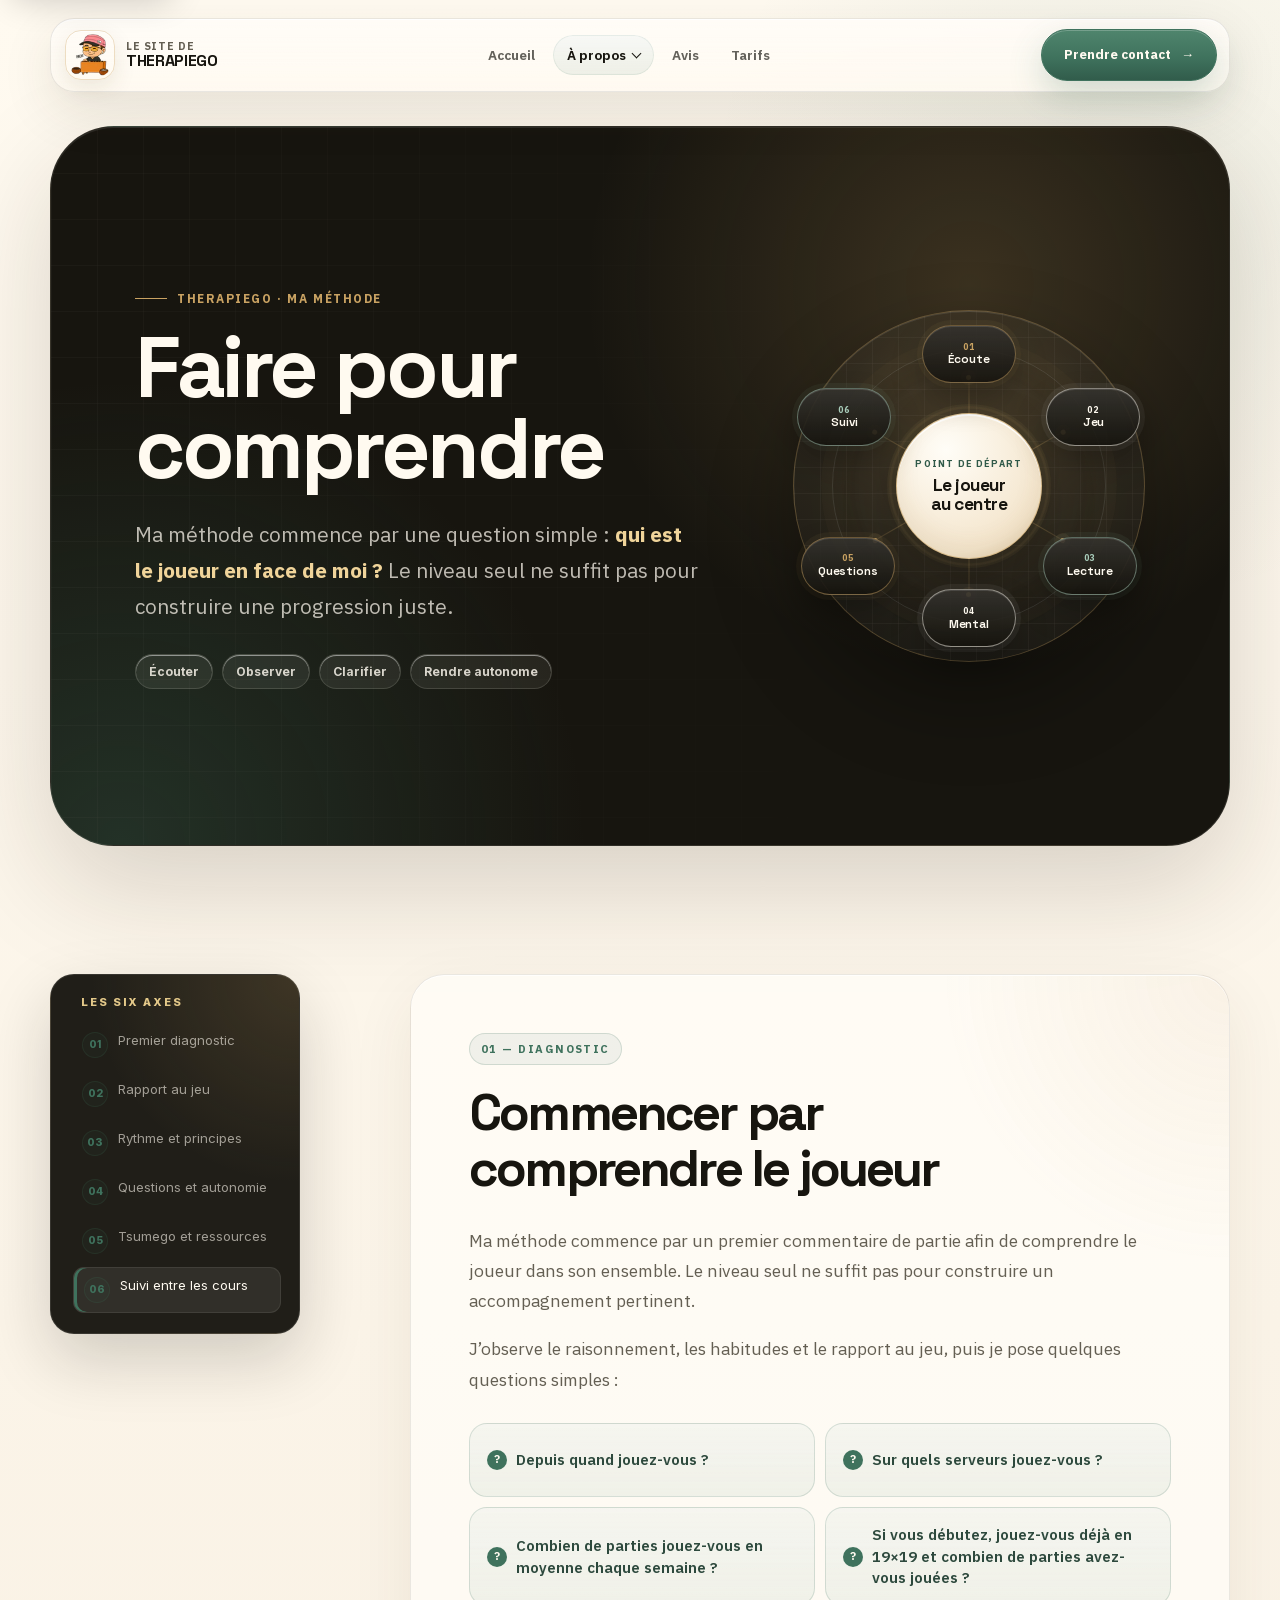
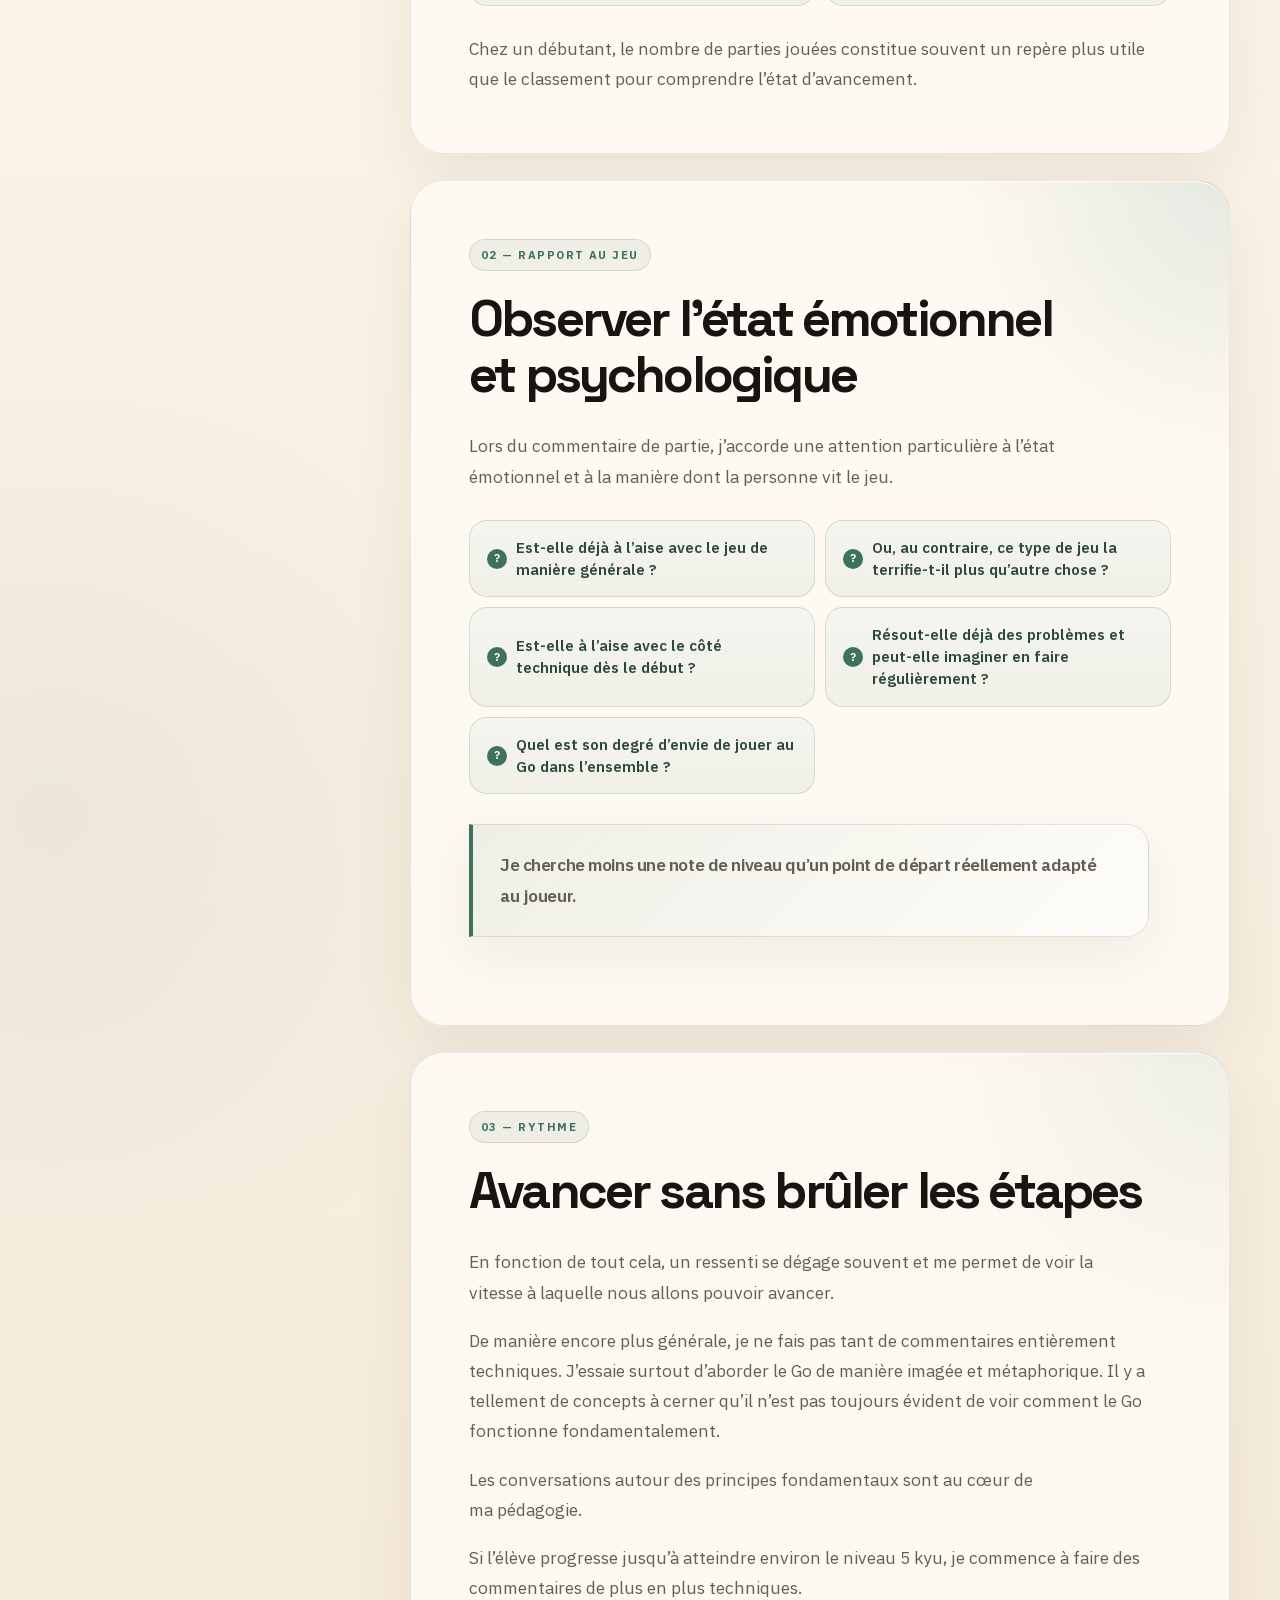
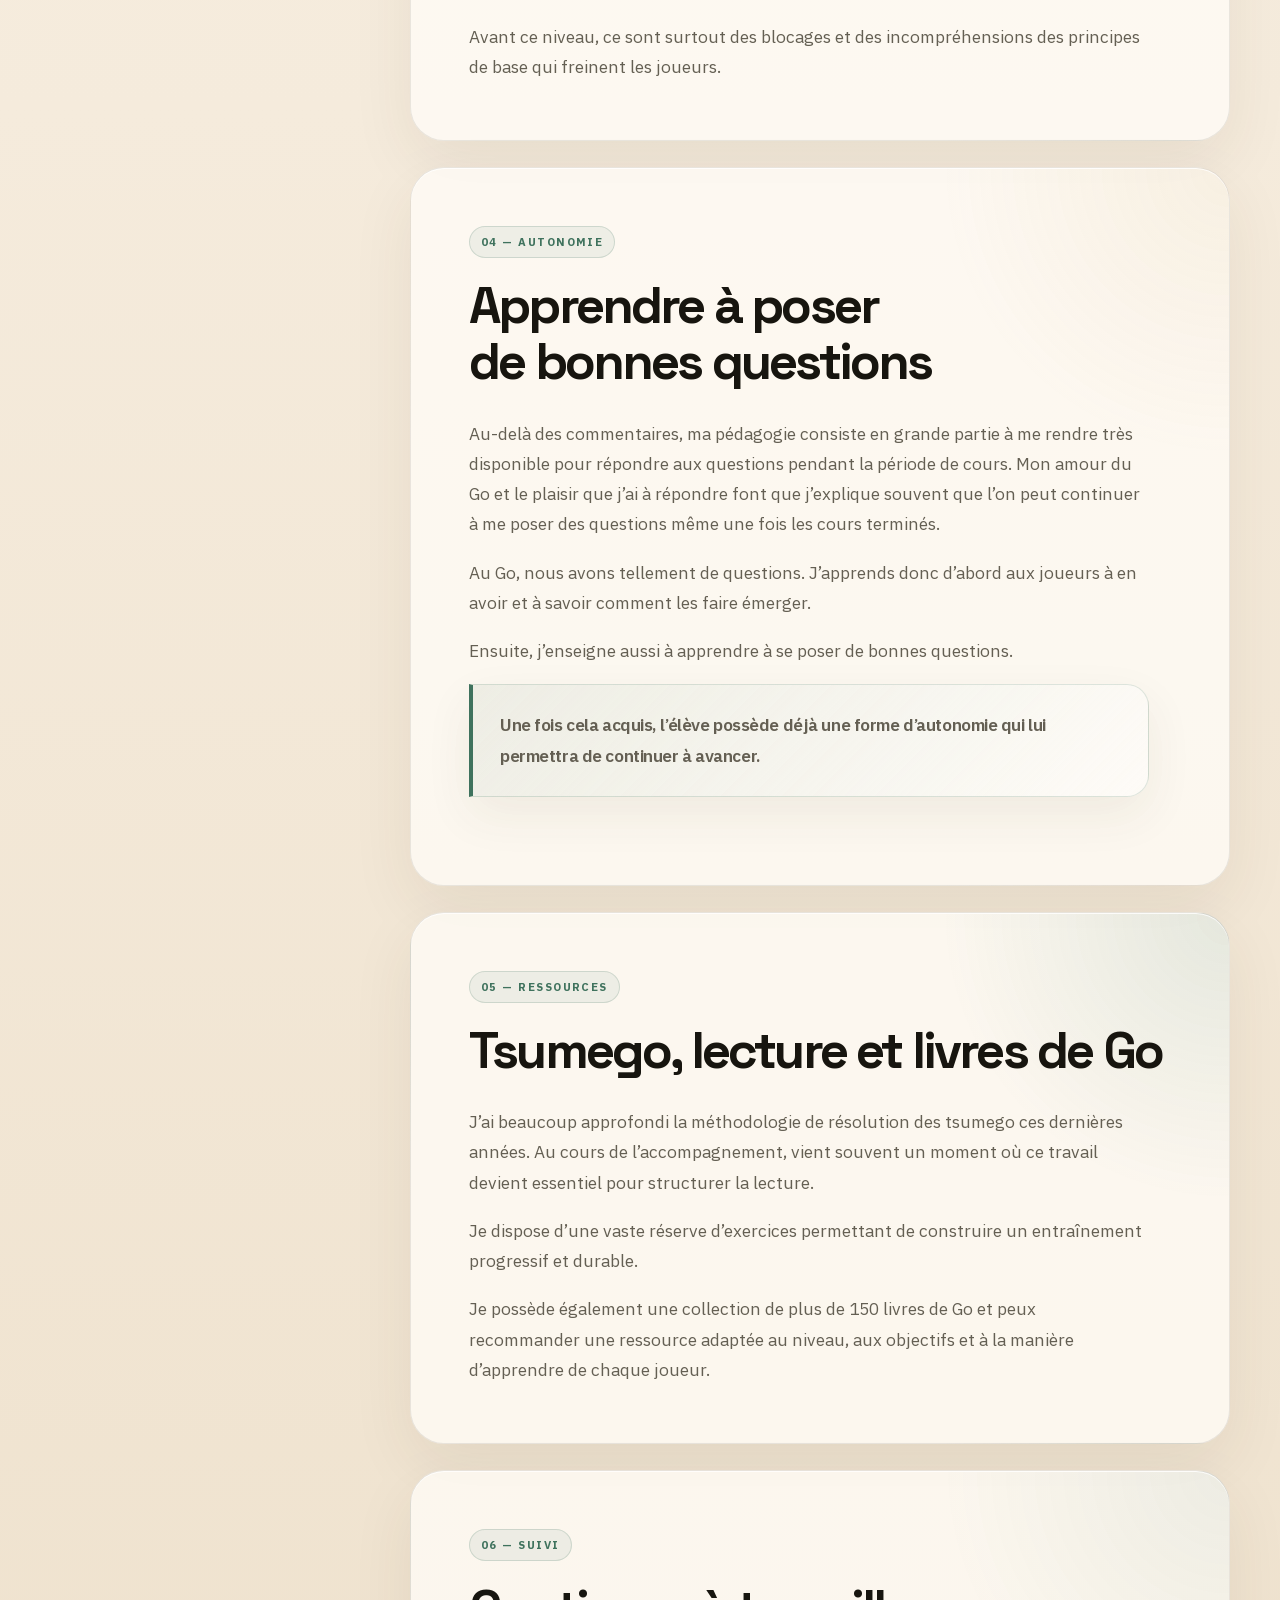
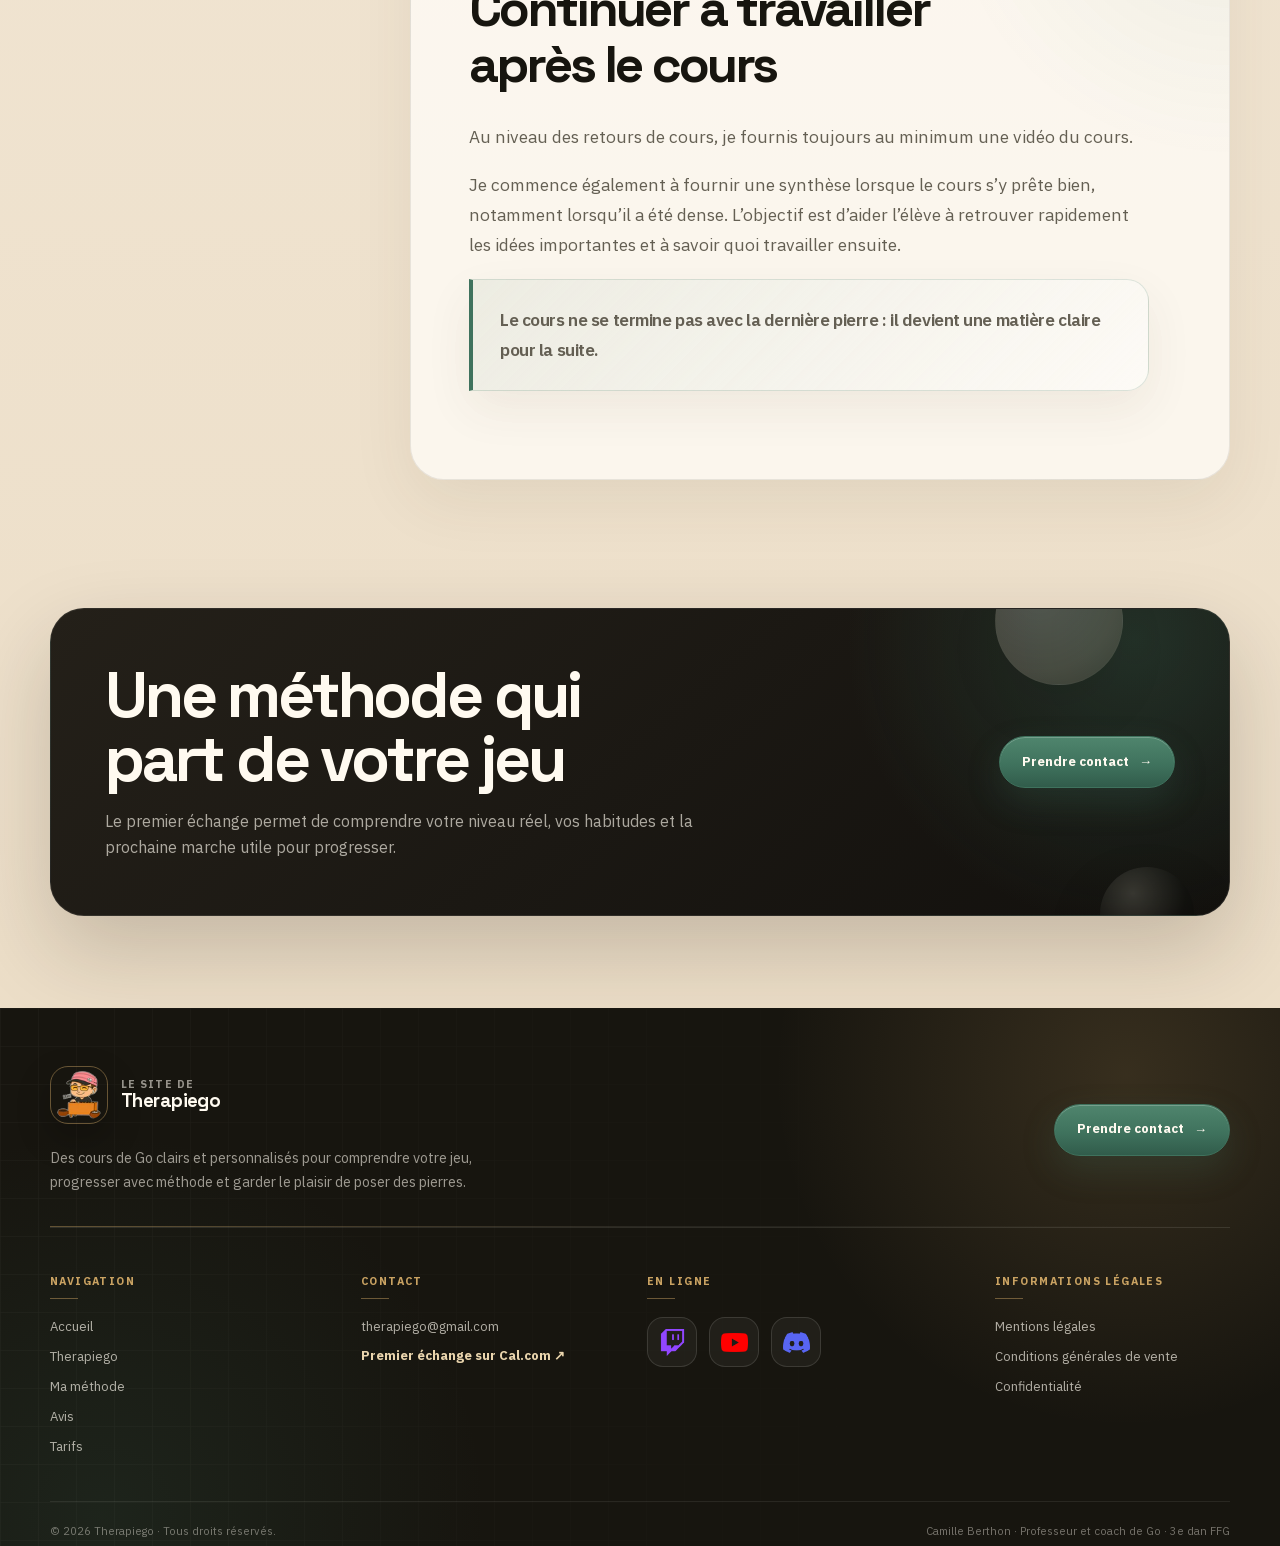
<file: ma-methode.html>
<!DOCTYPE html>
<html lang="fr">
<head>
  <meta charset="UTF-8" />
  <meta name="viewport" content="width=device-width, initial-scale=1.0" />
  <meta name="theme-color" content="#fffaf0" />
  <title>Ma méthode pédagogique — Therapiego</title>
  <meta name="description" content="Découvrez la méthode pédagogique de Camille Berthon : comprendre le joueur, enseigner les principes du Go et construire une progression autonome." />
  <link rel="canonical" href="https://www.therapiego.com/ma-methode.html" />
  <meta property="og:type" content="website" />
  <meta property="og:locale" content="fr_FR" />
  <meta property="og:site_name" content="Therapiego" />
  <meta property="og:title" content="Ma méthode pédagogique — Therapiego" />
  <meta property="og:description" content="Une méthode adaptée au joueur pour construire une progression claire, active et autonome." />
  <meta property="og:url" content="https://www.therapiego.com/ma-methode.html" />
  <meta property="og:image" content="https://www.therapiego.com/assets/therapiego-og.webp" />
  <meta property="og:image:secure_url" content="https://www.therapiego.com/assets/therapiego-og.webp" />
  <meta property="og:image:type" content="image/webp" />
  <meta property="og:image:width" content="1200" />
  <meta property="og:image:height" content="630" />
  <meta property="og:image:alt" content="Logo illustré de Therapiego autour du jeu de Go" />
  <meta name="twitter:card" content="summary_large_image" />
  <meta name="twitter:image" content="https://www.therapiego.com/assets/therapiego-og.webp" />
  <meta name="twitter:image:alt" content="Logo illustré de Therapiego autour du jeu de Go" />
  <script type="application/ld+json">
    {
      "@context": "https://schema.org",
      "@graph": [
        {
          "@type": "WebPage",
          "@id": "https://www.therapiego.com/ma-methode.html#webpage",
          "url": "https://www.therapiego.com/ma-methode.html",
          "name": "Ma méthode pédagogique — Therapiego",
          "description": "Découvrez la méthode pédagogique de Camille Berthon : comprendre le joueur, enseigner les principes du Go et construire une progression autonome.",
          "isPartOf": {
            "@id": "https://www.therapiego.com/#website"
          },
          "about": {
            "@id": "https://www.therapiego.com/#cours-de-go"
          },
          "author": {
            "@id": "https://www.therapiego.com/#camille-berthon"
          },
          "breadcrumb": {
            "@id": "https://www.therapiego.com/ma-methode.html#breadcrumb"
          },
          "inLanguage": "fr-FR",
          "dateModified": "2026-07-27"
        },
        {
          "@type": "Service",
          "@id": "https://www.therapiego.com/#cours-de-go",
          "name": "Cours et coaching personnalisé de jeu de Go",
          "serviceType": "Cours et coaching de jeu de Go",
          "description": "Une méthode pédagogique adaptée au joueur pour construire une progression claire, active et autonome.",
          "provider": {
            "@id": "https://www.therapiego.com/#camille-berthon"
          },
          "brand": {
            "@id": "https://www.therapiego.com/#organization"
          }
        },
        {
          "@type": "BreadcrumbList",
          "@id": "https://www.therapiego.com/ma-methode.html#breadcrumb",
          "itemListElement": [
            {
              "@type": "ListItem",
              "position": 1,
              "name": "Accueil",
              "item": "https://www.therapiego.com/"
            },
            {
              "@type": "ListItem",
              "position": 2,
              "name": "Ma méthode",
              "item": "https://www.therapiego.com/ma-methode.html"
            }
          ]
        }
      ]
    }
  </script>
  <link rel="icon" type="image/webp" sizes="64x64" href="assets/therapiego-favicon.webp" />
  <style>
    :root {
      --ink: #17150f;
      --muted: #665f52;
      --cream: #fffaf0;
      --cream-2: #f0e2cc;
      --paper: rgba(255,253,247,.76);
      --red: #3f725d;
      --red-dark: #2f5948;
      --gold: #c9a262;
      --jade: #3f725d;
      --line: rgba(23,21,15,.1);
      --container: min(1180px, calc(100% - 48px));
      --ease: cubic-bezier(.2,.8,.2,1);
    }

    * {
      box-sizing: border-box;
      margin: 0;
      padding: 0;
    }

    html {
      scroll-behavior: smooth;
      scroll-padding-top: 112px;
      background: var(--cream);
    }

    body {
      min-height: 100vh;
      color: var(--ink);
      background:
        radial-gradient(circle at 8% 28%, rgba(63,114,93,.08), transparent 26rem),
        radial-gradient(circle at 92% 65%, rgba(63,114,93,.07), transparent 30rem),
        linear-gradient(180deg, #fffaf0, #efe0c8);
      font-family: "Inter", system-ui, sans-serif;
      -webkit-font-smoothing: antialiased;
    }

    body::before {
      content: "";
      position: fixed;
      inset: 0;
      z-index: -1;
      opacity: .035;
      pointer-events: none;
      background-image:
        linear-gradient(var(--ink) 1px, transparent 1px),
        linear-gradient(90deg, var(--ink) 1px, transparent 1px);
      background-size: 34px 34px;
      mask-image: linear-gradient(to bottom, black, transparent 72%);
    }

    a {
      color: inherit;
      text-decoration: none;
    }

    img {
      display: block;
      max-width: 100%;
    }

    button {
      font: inherit;
    }

    ::selection {
      color: var(--cream);
      background: var(--red);
    }

    .skip-link {
      position: fixed;
      top: 12px;
      left: 12px;
      z-index: 1000;
      padding: 12px 16px;
      color: #fff;
      border-radius: 10px;
      background: var(--ink);
      transform: translateY(-160%);
    }

    .skip-link:focus {
      transform: none;
    }

    .reading-progress {
      position: fixed;
      inset: 0 0 auto;
      z-index: 1001;
      height: 4px;
      background: linear-gradient(90deg, var(--jade), var(--gold) 55%, var(--red));
      transform: scaleX(var(--reading-progress, 0));
      transform-origin: left center;
    }

    .site-header {
      position: sticky;
      top: 0;
      z-index: 100;
      padding: 18px 0 10px;
    }

    .navbar {
      width: var(--container);
      min-height: 72px;
      margin-inline: auto;
      display: grid;
      grid-template-columns: auto 1fr auto;
      align-items: center;
      gap: 24px;
      padding: 10px 12px;
      border: 1px solid rgba(23,21,15,.09);
      border-radius: 999px;
      background: rgba(255,250,240,.88);
      box-shadow: 0 18px 58px rgba(78,62,35,.12), inset 0 1px 0 rgba(255,255,255,.86);
      backdrop-filter: blur(22px);
      -webkit-backdrop-filter: blur(22px);
    }

    .brand {
      display: inline-flex;
      align-items: center;
      gap: 12px;
      min-width: max-content;
    }

    .brand-avatar {
      width: 48px;
      height: 48px;
      padding: 2px;
      flex: 0 0 48px;
      border: 1px solid rgba(201,162,98,.35);
      border-radius: 50%;
      background: transparent;
      box-shadow: 0 10px 24px rgba(71,55,28,.14);
      object-fit: contain;
    }

    .brand-copy {
      display: grid;
      gap: 2px;
      line-height: 1;
      text-transform: uppercase;
    }

    .brand-name {
      font-family: "Space Grotesk", sans-serif;
      font-size: .84rem;
      font-weight: 700;
      letter-spacing: .22em;
    }

    .brand-sub {
      color: #9a7030;
      font-size: .7rem;
      font-weight: 800;
      letter-spacing: .33em;
    }

    .nav-links {
      justify-self: center;
      display: flex;
      align-items: center;
      gap: 5px;
      padding: 5px;
      border: 1px solid rgba(23,21,15,.06);
      border-radius: 999px;
      background: rgba(23,21,15,.035);
    }

    .nav-links > a,
    .nav-dropdown-toggle {
      display: inline-flex;
      align-items: center;
      padding: 10px 14px;
      color: rgba(23,21,15,.68);
      border: 0;
      border-radius: 999px;
      background: transparent;
      font-family: "IBM Plex Sans", sans-serif;
      font-size: .82rem;
      font-weight: 600;
      cursor: pointer;
      transition: 180ms ease;
    }

    .nav-links > a:hover,
    .nav-dropdown:hover .nav-dropdown-toggle,
    .nav-dropdown:focus-within .nav-dropdown-toggle,
    .nav-dropdown.is-open .nav-dropdown-toggle,
    .nav-dropdown.is-current .nav-dropdown-toggle {
      color: var(--ink);
      background: rgba(239,224,201,.82);
    }

    .nav-dropdown {
      position: relative;
    }

    .nav-dropdown-toggle {
      gap: 7px;
    }

    .nav-dropdown-toggle::after {
      content: "";
      width: 6px;
      height: 6px;
      margin-top: -3px;
      border-right: 1.5px solid currentColor;
      border-bottom: 1.5px solid currentColor;
      transform: rotate(45deg);
      transition: transform 180ms ease;
    }

    .nav-dropdown.is-open .nav-dropdown-toggle::after {
      margin-top: 3px;
      transform: rotate(225deg);
    }

    .nav-dropdown-menu {
      position: absolute;
      top: calc(100% + 13px);
      left: 50%;
      z-index: 30;
      width: 210px;
      display: grid;
      gap: 4px;
      padding: 8px;
      border: 1px solid rgba(23,21,15,.09);
      border-radius: 20px;
      background: rgba(255,250,240,.97);
      box-shadow: 0 22px 54px rgba(78,62,35,.18);
      backdrop-filter: blur(20px);
      opacity: 0;
      pointer-events: none;
      transform: translate(-50%, -8px);
      transition: opacity 180ms ease, transform 180ms ease;
    }

    .nav-dropdown:hover .nav-dropdown-menu,
    .nav-dropdown:focus-within .nav-dropdown-menu,
    .nav-dropdown.is-open .nav-dropdown-menu {
      opacity: 1;
      pointer-events: auto;
      transform: translate(-50%, 0);
    }

    .nav-dropdown-menu a {
      display: grid;
      gap: 2px;
      padding: 11px 12px;
      color: var(--ink);
      border-radius: 13px;
      font-size: .8rem;
      line-height: 1.25;
    }

    .nav-dropdown-menu a:hover,
    .nav-dropdown-menu a[aria-current="page"] {
      background: rgba(201,162,98,.12);
    }

    .nav-dropdown-menu small {
      color: var(--muted);
      font-size: .68rem;
      font-weight: 500;
    }

    .nav-cta,
    .button {
      display: inline-flex;
      align-items: center;
      justify-content: center;
      min-height: 48px;
      padding: 0 21px;
      color: var(--cream);
      border-radius: 999px;
      background: linear-gradient(135deg, #4f856d, var(--red-dark));
      box-shadow: 0 14px 34px rgba(63,114,93,.22);
      font-family: "IBM Plex Sans", sans-serif;
      font-size: .75rem;
      font-weight: 800;
      letter-spacing: .08em;
      text-transform: uppercase;
      transition: transform 180ms ease;
    }

    .nav-cta:hover,
    .button:hover {
      transform: translateY(-2px);
    }

    .nav-toggle {
      display: none;
      width: 46px;
      height: 46px;
      border: 1px solid var(--line);
      border-radius: 50%;
      background: rgba(255,255,255,.56);
    }

    .nav-toggle span {
      display: block;
      width: 18px;
      height: 2px;
      margin: 4px auto;
      background: var(--ink);
    }

    .hero {
      position: relative;
      isolation: isolate;
      width: var(--container);
      min-height: min(720px, calc(100svh - 128px));
      margin: 34px auto 0;
      display: grid;
      grid-template-columns: minmax(0, 1fr) minmax(330px, .62fr);
      align-items: center;
      gap: clamp(38px, 7vw, 90px);
      padding: clamp(44px, 7vw, 84px);
      color: var(--cream);
      border: 1px solid rgba(255,250,240,.1);
      border-radius: clamp(34px, 5vw, 64px);
      background:
        radial-gradient(circle at 78% 22%, rgba(201,162,98,.2), transparent 24rem),
        radial-gradient(circle at 6% 100%, rgba(63,114,93,.3), transparent 29rem),
        #17150f;
      box-shadow: 0 38px 100px rgba(23,21,15,.22);
      overflow: hidden;
    }

    .hero::before {
      content: "";
      position: absolute;
      inset: 0;
      z-index: -1;
      opacity: .12;
      background-image:
        linear-gradient(rgba(255,250,240,.23) 1px, transparent 1px),
        linear-gradient(90deg, rgba(255,250,240,.23) 1px, transparent 1px);
      background-size: 46px 46px;
      mask-image: linear-gradient(90deg, black, transparent 72%);
    }

    .eyebrow {
      display: inline-flex;
      align-items: center;
      gap: 10px;
      margin-bottom: 22px;
      color: var(--gold);
      font-size: .75rem;
      font-weight: 800;
      letter-spacing: .16em;
      text-transform: uppercase;
    }

    .eyebrow::before {
      content: "";
      width: 32px;
      height: 1px;
      background: var(--gold);
    }

    h1,
    h2,
    h3 {
      font-family: "Space Grotesk", sans-serif;
      letter-spacing: -.04em;
      text-wrap: balance;
    }

    h1 {
      max-width: 750px;
      font-size: clamp(3.2rem, 6.7vw, 6.8rem);
      line-height: .94;
    }

    .hero-lead {
      max-width: 650px;
      margin-top: 27px;
      color: rgba(255,250,240,.72);
      font-family: "IBM Plex Sans", sans-serif;
      font-size: clamp(1.08rem, 1.65vw, 1.3rem);
      line-height: 1.72;
    }

    .hero-lead strong {
      color: #f0d49a;
    }

    .hero-tags {
      display: flex;
      flex-wrap: wrap;
      gap: 9px;
      margin-top: 28px;
    }

    .hero-tags span {
      padding: 9px 13px;
      color: rgba(255,250,240,.82);
      border: 1px solid rgba(255,250,240,.13);
      border-radius: 999px;
      background: rgba(255,250,240,.07);
      font-size: .76rem;
      font-weight: 700;
    }

    .method-orbit {
      position: relative;
      width: min(100%, 390px);
      aspect-ratio: 1;
      justify-self: end;
      display: grid;
      place-items: center;
      border: 1px solid rgba(227,200,137,.2);
      border-radius: 50%;
      background:
        radial-gradient(circle, rgba(255,250,240,.09) 0 18%, transparent 18.5% 35%, rgba(201,162,98,.13) 35.5% 36%, transparent 36.5% 50%, rgba(255,250,240,.08) 50.5% 51%, transparent 51.5%),
        rgba(255,250,240,.025);
      box-shadow: 0 34px 76px rgba(0,0,0,.28);
    }

    .orbit-center {
      width: 114px;
      height: 114px;
      display: grid;
      place-items: center;
      color: var(--cream);
      border: 1px solid rgba(255,250,240,.16);
      border-radius: 50%;
      background: rgba(23,21,15,.72);
      font-family: "Space Grotesk", sans-serif;
      font-size: 1.02rem;
      font-weight: 700;
      text-align: center;
      line-height: 1.1;
      box-shadow: 0 18px 46px rgba(0,0,0,.24);
    }

    .orbit-stone {
      position: absolute;
      width: 54px;
      height: 54px;
      display: grid;
      place-items: center;
      border-radius: 50%;
      color: var(--ink);
      background: #f8efdf;
      box-shadow: 0 14px 28px rgba(0,0,0,.2), inset 0 1px 0 rgba(255,255,255,.9);
      font-size: .72rem;
      font-weight: 800;
    }

    .orbit-stone:nth-of-type(1) { top: 7%; left: 43%; }
    .orbit-stone:nth-of-type(2) { top: 25%; right: 8%; background: #e3c889; }
    .orbit-stone:nth-of-type(3) { right: 14%; bottom: 18%; background: #d9e8de; }
    .orbit-stone:nth-of-type(4) { bottom: 7%; left: 43%; }
    .orbit-stone:nth-of-type(5) { left: 8%; bottom: 25%; background: #e7ba92; }
    .orbit-stone:nth-of-type(6) { top: 22%; left: 10%; background: #d9e8de; }

    .content-shell {
      width: var(--container);
      margin: clamp(84px, 10vw, 138px) auto;
      display: grid;
      grid-template-columns: 250px minmax(0, 820px);
      justify-content: space-between;
      gap: clamp(44px, 7vw, 92px);
      align-items: start;
    }

    .steps-nav {
      position: sticky;
      top: 108px;
      padding: 22px 18px;
      color: var(--cream);
      border-radius: 28px;
      background:
        radial-gradient(circle at 100% 0%, rgba(201,162,98,.17), transparent 13rem),
        #201e18;
      box-shadow: 0 26px 64px rgba(23,21,15,.18);
    }

    .steps-nav > p {
      padding: 0 10px 13px;
      color: #e3c889;
      font-size: .7rem;
      font-weight: 800;
      letter-spacing: .17em;
      text-transform: uppercase;
    }

    .steps-nav ol {
      list-style: none;
      display: grid;
      gap: 3px;
    }

    .steps-nav a {
      display: grid;
      grid-template-columns: 28px 1fr;
      gap: 8px;
      padding: 9px 10px;
      color: rgba(255,250,240,.56);
      border: 1px solid transparent;
      border-radius: 12px;
      font-size: .82rem;
      line-height: 1.3;
      transition: 180ms ease;
    }

    .steps-nav a span {
      color: rgba(227,200,137,.58);
      font-size: .69rem;
      font-weight: 800;
    }

    .steps-nav a:hover,
    .steps-nav a.is-active {
      color: var(--cream);
      border-color: rgba(255,250,240,.08);
      background: rgba(255,250,240,.07);
      transform: translateX(3px);
    }

    .method-article {
      display: grid;
      gap: 26px;
    }

    .method-section {
      position: relative;
      padding: clamp(38px, 5vw, 58px);
      border: 1px solid rgba(23,21,15,.085);
      border-radius: 36px;
      background:
        radial-gradient(circle at 100% 0%, rgba(201,162,98,.1), transparent 18rem),
        var(--paper);
      box-shadow: 0 22px 64px rgba(71,55,28,.075), inset 0 1px 0 rgba(255,255,255,.8);
      overflow: hidden;
    }

    .method-section:nth-child(3n + 2) {
      background:
        radial-gradient(circle at 100% 0%, rgba(63,114,93,.12), transparent 18rem),
        var(--paper);
    }

    .method-section:nth-child(3n) {
      background:
        radial-gradient(circle at 100% 0%, rgba(63,114,93,.08), transparent 18rem),
        var(--paper);
    }

    .step-label {
      display: inline-flex;
      margin-bottom: 19px;
      padding: 8px 11px;
      color: #875d26;
      border: 1px solid rgba(201,162,98,.2);
      border-radius: 999px;
      background: rgba(201,162,98,.1);
      font-size: .68rem;
      font-weight: 800;
      letter-spacing: .14em;
    }

    .method-section h2 {
      max-width: 720px;
      margin-bottom: 28px;
      font-size: clamp(2.1rem, 4vw, 3.65rem);
      line-height: 1;
    }

    .method-section p {
      max-width: 68ch;
      color: #443f34;
      font-family: "IBM Plex Sans", sans-serif;
      font-size: clamp(1.02rem, 1.35vw, 1.14rem);
      line-height: 1.82;
      text-wrap: pretty;
    }

    .method-section p + p {
      margin-top: 18px;
    }

    .question-list,
    .signal-list {
      list-style: none;
      display: grid;
      grid-template-columns: repeat(2, minmax(0,1fr));
      gap: 10px;
      margin: 28px 0;
    }

    .question-list li,
    .signal-list li {
      position: relative;
      min-height: 74px;
      display: flex;
      align-items: center;
      padding: 16px 17px 16px 46px;
      color: #2d493d;
      border: 1px solid rgba(63,114,93,.16);
      border-radius: 18px;
      background: rgba(63,114,93,.065);
      font-family: "IBM Plex Sans", sans-serif;
      font-size: .94rem;
      font-weight: 600;
      line-height: 1.45;
    }

    .question-list li::before,
    .signal-list li::before {
      content: "?";
      position: absolute;
      left: 17px;
      width: 20px;
      height: 20px;
      display: grid;
      place-items: center;
      color: var(--cream);
      border-radius: 50%;
      background: var(--jade);
      font-size: .72rem;
      font-weight: 800;
    }

    .callout {
      margin: 30px 0;
      padding: 25px 27px;
      color: var(--ink);
      border: 1px solid rgba(63,114,93,.14);
      border-left: 4px solid var(--red);
      border-radius: 0 22px 22px 0;
      background: rgba(255,255,255,.62);
      font-family: "Space Grotesk", sans-serif;
      font-size: clamp(1.2rem, 2.5vw, 1.75rem);
      font-weight: 600;
      line-height: 1.42;
      letter-spacing: -.025em;
    }

    .final-cta {
      width: var(--container);
      margin: 0 auto 48px;
      display: grid;
      grid-template-columns: minmax(0,1fr) auto;
      gap: 32px;
      align-items: center;
      padding: clamp(36px, 6vw, 68px);
      color: var(--cream);
      border-radius: 40px;
      background:
        radial-gradient(circle at 85% 0%, rgba(63,114,93,.3), transparent 23rem),
        radial-gradient(circle at 8% 100%, rgba(63,114,93,.25), transparent 26rem),
        #17150f;
      box-shadow: 0 32px 80px rgba(23,21,15,.2);
    }

    .final-cta h2 {
      max-width: 700px;
      font-size: clamp(2.1rem, 5vw, 4.2rem);
      line-height: 1;
    }

    .final-cta p {
      max-width: 620px;
      margin-top: 17px;
      color: rgba(255,250,240,.68);
      line-height: 1.7;
    }

    .footer {
      width: var(--container);
      margin-inline: auto;
      display: flex;
      justify-content: space-between;
      gap: 24px;
      padding: 24px 0 36px;
      color: var(--muted);
      border-top: 1px solid var(--line);
      font-size: .78rem;
    }

    .footer a:hover {
      color: var(--red);
    }

    @media (max-width: 980px) {
      .navbar {
        grid-template-columns: auto auto;
      }

      .nav-toggle {
        display: block;
        justify-self: end;
      }

      .nav-links {
        display: none;
        grid-column: 1 / -1;
        width: 100%;
        border-radius: 22px;
      }

      .nav-links.is-open {
        display: grid;
      }

      .nav-links > a,
      .nav-dropdown-toggle {
        width: 100%;
        min-height: 48px;
        justify-content: center;
      }

      .nav-cta {
        display: none;
      }

      .nav-dropdown {
        width: 100%;
      }

      .nav-dropdown-menu {
        position: static;
        width: 100%;
        display: none;
        margin-top: 5px;
        opacity: 1;
        pointer-events: auto;
        transform: none;
        box-shadow: inset 0 1px 0 rgba(255,255,255,.74);
      }

      .nav-dropdown:hover .nav-dropdown-menu,
      .nav-dropdown:focus-within .nav-dropdown-menu {
        display: none;
        transform: none;
      }

      .nav-dropdown.is-open .nav-dropdown-menu {
        display: grid;
      }

      .hero {
        min-height: auto;
        grid-template-columns: 1fr;
      }

      .method-orbit {
        width: min(100%, 430px);
        justify-self: center;
      }

      .content-shell {
        grid-template-columns: 1fr;
      }

      .steps-nav {
        position: static;
      }
    }

    @media (max-width: 640px) {
      :root {
        --container: min(100% - 22px, 1180px);
      }

      .site-header {
        padding-top: 10px;
      }

      .navbar {
        border-radius: 26px;
      }

      .brand-copy {
        display: none;
      }

      .hero {
        margin-top: 16px;
        padding: 38px 22px;
        border-radius: 32px;
      }

      h1 {
        font-size: clamp(3.05rem, 16vw, 4.8rem);
      }

      .method-orbit {
        width: min(100%, 330px);
      }

      .orbit-stone {
        width: 46px;
        height: 46px;
        font-size: .65rem;
      }

      .steps-nav ol {
        display: flex;
        gap: 8px;
        overflow-x: auto;
        scrollbar-width: none;
      }

      .steps-nav li {
        flex: 0 0 160px;
      }

      .steps-nav a {
        min-height: 54px;
        align-items: center;
        background: rgba(255,250,240,.045);
      }

      .method-article {
        gap: 18px;
      }

      .method-section {
        padding: 30px 22px;
        border-radius: 27px;
      }

      .method-section h2 {
        font-size: clamp(2rem, 10vw, 2.7rem);
      }

      .question-list,
      .signal-list {
        grid-template-columns: 1fr;
      }

      .final-cta {
        grid-template-columns: 1fr;
        border-radius: 30px;
      }

      .footer {
        flex-direction: column;
      }
    }

    @media (prefers-reduced-motion: reduce) {
      html {
        scroll-behavior: auto;
      }

      *,
      *::before,
      *::after {
        transition-duration: .01ms !important;
      }
    }
  </style>
  <link rel="stylesheet" href="assets/site-system.css">
  <link rel="stylesheet" href="assets/fonts.css" media="(min-width: 769px)">
  <link rel="stylesheet" href="assets/site-footer.css" media="print" onload="this.media='all'">
  <noscript><link rel="stylesheet" href="assets/site-footer.css"></noscript>
  <script src="assets/site-ui.js" defer></script>
</head>

<body class="site-page site-page-method">
  <div class="reading-progress" aria-hidden="true"></div>
  <a class="skip-link" href="#contenu">Aller au contenu</a>

  <header class="site-header">
    <nav class="navbar" aria-label="Navigation principale">
      <a class="brand" href="index.html#accueil" aria-label="Le site de Therapiego — Accueil">
        <img class="brand-avatar" src="assets/therapiego-avatar-navbar-128.webp" srcset="assets/therapiego-avatar-navbar-64.webp 64w, assets/therapiego-avatar-navbar-128.webp 128w, assets/therapiego-avatar-navbar.webp 256w" sizes="52px" width="256" height="284" alt="" decoding="async">
        <span class="brand-copy">
          <span class="brand-name">Le site de</span>
          <span class="brand-sub">Therapiego</span>
        </span>
      </a>

      <button class="nav-toggle" type="button" aria-controls="primary-navigation" aria-expanded="false" aria-label="Ouvrir le menu">
        <span></span>
        <span></span>
        <span></span>
      </button>

      <div class="nav-links" id="primary-navigation">
        <a href="index.html#accueil">Accueil</a>
        <div class="nav-dropdown is-current">
          <button class="nav-dropdown-toggle" type="button" aria-expanded="false" aria-controls="about-dropdown-method">À propos</button>
          <div class="nav-dropdown-menu" id="about-dropdown-method">
            <a href="a-propos.html">Therapiego<small>Parcours et vision</small></a>
            <a href="ma-methode.html" aria-current="page">Ma méthode<small>Approche pédagogique</small></a>
          </div>
        </div>
        <a href="index.html#temoignages">Avis</a>
        <a href="index.html#tarifs">Tarifs</a>
      </div>

      <a class="nav-cta" href="contact.html">Prendre contact <span class="button-arrow" aria-hidden="true">→</span></a>
    </nav>
  </header>

  <main id="contenu">
    <section class="hero" aria-labelledby="page-title">
      <div>
        <p class="eyebrow">Therapiego · Ma méthode</p>
        <h1 id="page-title">Faire pour comprendre</h1>
        <p class="hero-lead">Ma méthode commence par une question simple : <strong>qui est le joueur en face de moi ?</strong> Le niveau seul ne suffit pas pour construire une progression juste.</p>
        <div class="hero-tags" aria-label="Fondements de la méthode">
          <span>Écouter</span>
          <span>Observer</span>
          <span>Clarifier</span>
          <span>Rendre autonome</span>
        </div>
      </div>

      <div class="method-orbit" aria-hidden="true">
        <span class="orbit-axis orbit-axis--vertical"></span>
        <span class="orbit-axis orbit-axis--rising"></span>
        <span class="orbit-axis orbit-axis--falling"></span>
        <div class="orbit-center">
          <small>Point de départ</small>
          <strong>Le joueur<br>au centre</strong>
        </div>
        <span class="orbit-stone orbit-stone--listen"><small>01</small><strong>Écoute</strong></span>
        <span class="orbit-stone orbit-stone--game"><small>02</small><strong>Jeu</strong></span>
        <span class="orbit-stone orbit-stone--reading"><small>03</small><strong>Lecture</strong></span>
        <span class="orbit-stone orbit-stone--mental"><small>04</small><strong>Mental</strong></span>
        <span class="orbit-stone orbit-stone--questions"><small>05</small><strong>Questions</strong></span>
        <span class="orbit-stone orbit-stone--follow"><small>06</small><strong>Suivi</strong></span>
      </div>
    </section>

    <div class="content-shell">
      <aside class="steps-nav" aria-label="Étapes de la méthode">
        <p>Les six axes</p>
        <ol>
          <li><a href="#diagnostic"><span>01</span>Premier diagnostic</a></li>
          <li><a href="#rapport"><span>02</span>Rapport au jeu</a></li>
          <li><a href="#rythme"><span>03</span>Rythme et principes</a></li>
          <li><a href="#autonomie"><span>04</span>Questions et autonomie</a></li>
          <li><a href="#ressources"><span>05</span>Tsumego et ressources</a></li>
          <li><a href="#suivi"><span>06</span>Suivi entre les cours</a></li>
        </ol>
      </aside>

      <article class="method-article">
        <section class="method-section" id="diagnostic">
          <span class="step-label">01 — DIAGNOSTIC</span>
          <h2>Commencer par comprendre le joueur</h2>
          <p>Ma méthode commence par un premier commentaire de partie afin de comprendre le joueur dans son ensemble. Le niveau seul ne suffit pas pour construire un accompagnement pertinent.</p>
          <p>J’observe le raisonnement, les habitudes et le rapport au jeu, puis je pose quelques questions simples :</p>
          <ul class="question-list">
            <li>Depuis quand jouez-vous ?</li>
            <li>Sur quels serveurs jouez-vous ?</li>
            <li>Combien de parties jouez-vous en moyenne chaque semaine ?</li>
            <li>Si vous débutez, jouez-vous déjà en 19×19 et combien de parties avez-vous jouées ?</li>
          </ul>
          <p>Chez un débutant, le nombre de parties jouées constitue souvent un repère plus utile que le classement pour comprendre l’état d’avancement.</p>
        </section>

        <section class="method-section" id="rapport">
          <span class="step-label">02 — RAPPORT AU JEU</span>
          <h2>Observer l’état émotionnel et psychologique</h2>
          <p>Lors du commentaire de partie, j’accorde une attention particulière à l’état émotionnel et à la manière dont la personne vit le jeu.</p>
          <ul class="signal-list">
            <li>Est-elle déjà à l’aise avec le jeu de manière générale ?</li>
            <li>Ou, au contraire, ce type de jeu la terrifie-t-il plus qu’autre chose ?</li>
            <li>Est-elle à l’aise avec le côté technique dès le début ?</li>
            <li>Résout-elle déjà des problèmes et peut-elle imaginer en faire régulièrement ?</li>
            <li>Quel est son degré d’envie de jouer au Go dans l’ensemble ?</li>
          </ul>
          <p class="callout">Je cherche moins une note de niveau qu’un point de départ réellement adapté au joueur.</p>
        </section>

        <section class="method-section" id="rythme">
          <span class="step-label">03 — RYTHME</span>
          <h2>Avancer sans brûler les étapes</h2>
          <p>En fonction de tout cela, un ressenti se dégage souvent et me permet de voir la vitesse à laquelle nous allons pouvoir avancer.</p>
          <p>De manière encore plus générale, je ne fais pas tant de commentaires entièrement techniques. J’essaie surtout d’aborder le Go de manière imagée et métaphorique. Il y a tellement de concepts à cerner qu’il n’est pas toujours évident de voir comment le Go fonctionne fondamentalement.</p>
          <p>Les conversations autour des principes fondamentaux sont au cœur de ma pédagogie.</p>
          <p>Si l’élève progresse jusqu’à atteindre environ le niveau 5 kyu, je commence à faire des commentaires de plus en plus techniques.</p>
          <p>Avant ce niveau, ce sont surtout des blocages et des incompréhensions des principes de base qui freinent les joueurs.</p>
        </section>

        <section class="method-section" id="autonomie">
          <span class="step-label">04 — AUTONOMIE</span>
          <h2>Apprendre à poser de bonnes questions</h2>
          <p>Au-delà des commentaires, ma pédagogie consiste en grande partie à me rendre très disponible pour répondre aux questions pendant la période de cours. Mon amour du Go et le plaisir que j’ai à répondre font que j’explique souvent que l’on peut continuer à me poser des questions même une fois les cours terminés.</p>
          <p>Au Go, nous avons tellement de questions. J’apprends donc d’abord aux joueurs à en avoir et à savoir comment les faire émerger.</p>
          <p>Ensuite, j’enseigne aussi à apprendre à se poser de bonnes questions.</p>
          <p class="callout">Une fois cela acquis, l’élève possède déjà une forme d’autonomie qui lui permettra de continuer à avancer.</p>
        </section>

        <section class="method-section" id="ressources">
          <span class="step-label">05 — RESSOURCES</span>
          <h2>Tsumego, lecture et livres de Go</h2>
          <p>J’ai beaucoup approfondi la méthodologie de résolution des tsumego ces dernières années. Au cours de l’accompagnement, vient souvent un moment où ce travail devient essentiel pour structurer la lecture.</p>
          <p>Je dispose d’une vaste réserve d’exercices permettant de construire un entraînement progressif et durable.</p>
          <p>Je possède également une collection de plus de 150 livres de Go et peux recommander une ressource adaptée au niveau, aux objectifs et à la manière d’apprendre de chaque joueur.</p>
        </section>

        <section class="method-section" id="suivi">
          <span class="step-label">06 — SUIVI</span>
          <h2>Continuer à travailler après le cours</h2>
          <p>Au niveau des retours de cours, je fournis toujours au minimum une vidéo du cours.</p>
          <p>Je commence également à fournir une synthèse lorsque le cours s’y prête bien, notamment lorsqu’il a été dense. L’objectif est d’aider l’élève à retrouver rapidement les idées importantes et à savoir quoi travailler ensuite.</p>
          <p class="callout">Le cours ne se termine pas avec la dernière pierre : il devient une matière claire pour la suite.</p>
        </section>
      </article>
    </div>

    <section class="final-cta" aria-labelledby="cta-title">
      <div>
        <h2 id="cta-title">Une méthode qui part de votre jeu</h2>
        <p>Le premier échange permet de comprendre votre niveau réel, vos habitudes et la prochaine marche utile pour progresser.</p>
      </div>
      <a class="button" href="contact.html">Prendre contact <span class="button-arrow" aria-hidden="true">→</span></a>
    </section>
  </main>

  <footer class="site-footer-premium">
    <div class="site-footer-inner">
      <div class="site-footer-intro">
        <div class="site-footer-brand-block">
          <a class="site-footer-brand" href="index.html#accueil" aria-label="Le site de Therapiego — Accueil">
            <img class="site-footer-brand-avatar" src="assets/therapiego-avatar-navbar-128.webp" srcset="assets/therapiego-avatar-navbar-64.webp 64w, assets/therapiego-avatar-navbar-128.webp 128w, assets/therapiego-avatar-navbar.webp 256w" sizes="58px" width="256" height="284" alt="" loading="lazy" decoding="async">
            <span class="site-footer-brand-copy"><span class="site-footer-brand-overline">Le site de</span><span class="site-footer-brand-name">Therapiego</span></span>
          </a>
          <p class="site-footer-tagline">Des cours de Go clairs et personnalisés pour comprendre votre jeu, progresser avec méthode et garder le plaisir de poser des pierres.</p>
        </div>
        <a class="site-footer-cta" href="contact.html">Prendre contact <span class="button-arrow" aria-hidden="true">→</span></a>
      </div>
      <div class="site-footer-grid">
        <nav class="site-footer-column" aria-label="Navigation du pied de page"><h2>Navigation</h2><div class="site-footer-links"><a href="index.html#accueil">Accueil</a><a href="a-propos.html">Therapiego</a><a href="ma-methode.html">Ma méthode</a><a href="index.html#temoignages">Avis</a><a href="index.html#tarifs">Tarifs</a></div></nav>
        <section class="site-footer-column"><h2>Contact</h2><a class="site-footer-email" href="mailto:therapiego@gmail.com">therapiego@gmail.com</a><a class="site-footer-booking" href="https://cal.com/therapiego/1er-echange" target="_blank" rel="noopener noreferrer">Premier échange sur Cal.com ↗</a></section>
        <section class="site-footer-column"><h2>En ligne</h2><div class="site-footer-socials"><a class="site-footer-social" href="https://www.twitch.tv/therapiego" target="_blank" rel="noopener noreferrer" aria-label="Twitch"><img class="site-footer-social-logo" src="assets/social-twitch.webp" width="96" height="96" alt="" loading="lazy" decoding="async"></a><a class="site-footer-social" href="https://www.youtube.com/@TherapieGo" target="_blank" rel="noopener noreferrer" aria-label="YouTube"><img class="site-footer-social-logo" src="assets/social-youtube.webp" width="96" height="96" alt="" loading="lazy" decoding="async"></a><a class="site-footer-social" href="https://discord.com/invite/KNVcF8d" target="_blank" rel="noopener noreferrer" aria-label="Discord"><img class="site-footer-social-logo" src="assets/social-discord.webp" width="96" height="96" alt="" loading="lazy" decoding="async"></a></div></section>
        <nav class="site-footer-column" aria-label="Informations légales"><h2>Informations légales</h2><div class="site-footer-links"><a href="mentions-legales.html">Mentions légales</a><a href="cgv.html">Conditions générales de vente</a><a href="confidentialite.html">Confidentialité</a></div></nav>
      </div>
      <div class="site-footer-bottom"><span>© 2026 Therapiego · Tous droits réservés.</span><span>Camille Berthon · Professeur et coach de Go · 3e dan FFG</span></div>
    </div>
  </footer>

  <a class="site-back-to-top" href="#contenu" data-back-to-top aria-label="Revenir en haut de la page" aria-hidden="true" tabindex="-1"><span class="site-back-to-top-mark" aria-hidden="true">↑</span><span class="site-back-to-top-label">Haut de page</span></a>

  <script>
    const navToggle = document.querySelector('.nav-toggle');
    const navLinks = document.querySelector('.nav-links');
    const aboutDropdown = document.querySelector('.nav-dropdown');
    const aboutDropdownToggle = document.querySelector('.nav-dropdown-toggle');
    const progressBar = document.querySelector('.reading-progress');
    const sections = [...document.querySelectorAll('.method-section')];
    const stepLinks = [...document.querySelectorAll('.steps-nav a')];

    function setAboutDropdown(open) {
      if (!aboutDropdown || !aboutDropdownToggle) return;
      aboutDropdown.classList.toggle('is-open', open);
      aboutDropdownToggle.setAttribute('aria-expanded', String(open));
    }

    navToggle?.addEventListener('click', () => {
      const isOpen = navLinks.classList.toggle('is-open');
      navToggle.setAttribute('aria-expanded', String(isOpen));
      navToggle.setAttribute('aria-label', isOpen ? 'Fermer le menu' : 'Ouvrir le menu');
    });

    navLinks?.addEventListener('click', (event) => {
      if (event.target.closest('.nav-dropdown-toggle')) return;
      setAboutDropdown(false);
      navLinks.classList.remove('is-open');
      navToggle?.setAttribute('aria-expanded', 'false');
      navToggle?.setAttribute('aria-label', 'Ouvrir le menu');
    });

    aboutDropdownToggle?.addEventListener('click', (event) => {
      event.stopPropagation();
      setAboutDropdown(!aboutDropdown.classList.contains('is-open'));
    });

    document.addEventListener('click', (event) => {
      if (!aboutDropdown?.contains(event.target)) setAboutDropdown(false);
    });

    window.addEventListener('keydown', (event) => {
      if (event.key === 'Escape') setAboutDropdown(false);
    });

    function updateReadingProgress() {
      const scrollable = document.documentElement.scrollHeight - window.innerHeight;
      const progress = scrollable > 0 ? Math.min(1, Math.max(0, window.scrollY / scrollable)) : 0;
      progressBar?.style.setProperty('--reading-progress', String(progress));
    }

    const sectionObserver = new IntersectionObserver((entries) => {
      const visible = entries
        .filter((entry) => entry.isIntersecting)
        .sort((a, b) => b.intersectionRatio - a.intersectionRatio)[0];

      if (!visible) return;

      stepLinks.forEach((link) => {
        const isActive = link.getAttribute('href') === `#${visible.target.id}`;
        link.classList.toggle('is-active', isActive);
        if (isActive) link.setAttribute('aria-current', 'location');
        else link.removeAttribute('aria-current');
      });
    }, {
      rootMargin: '-18% 0px -58% 0px',
      threshold: [0, .15, .35, .6]
    });

    sections.forEach((section) => sectionObserver.observe(section));
    window.addEventListener('scroll', updateReadingProgress, { passive: true });
    window.addEventListener('resize', updateReadingProgress);
    updateReadingProgress();
  </script>
</body>
</html>
</file>
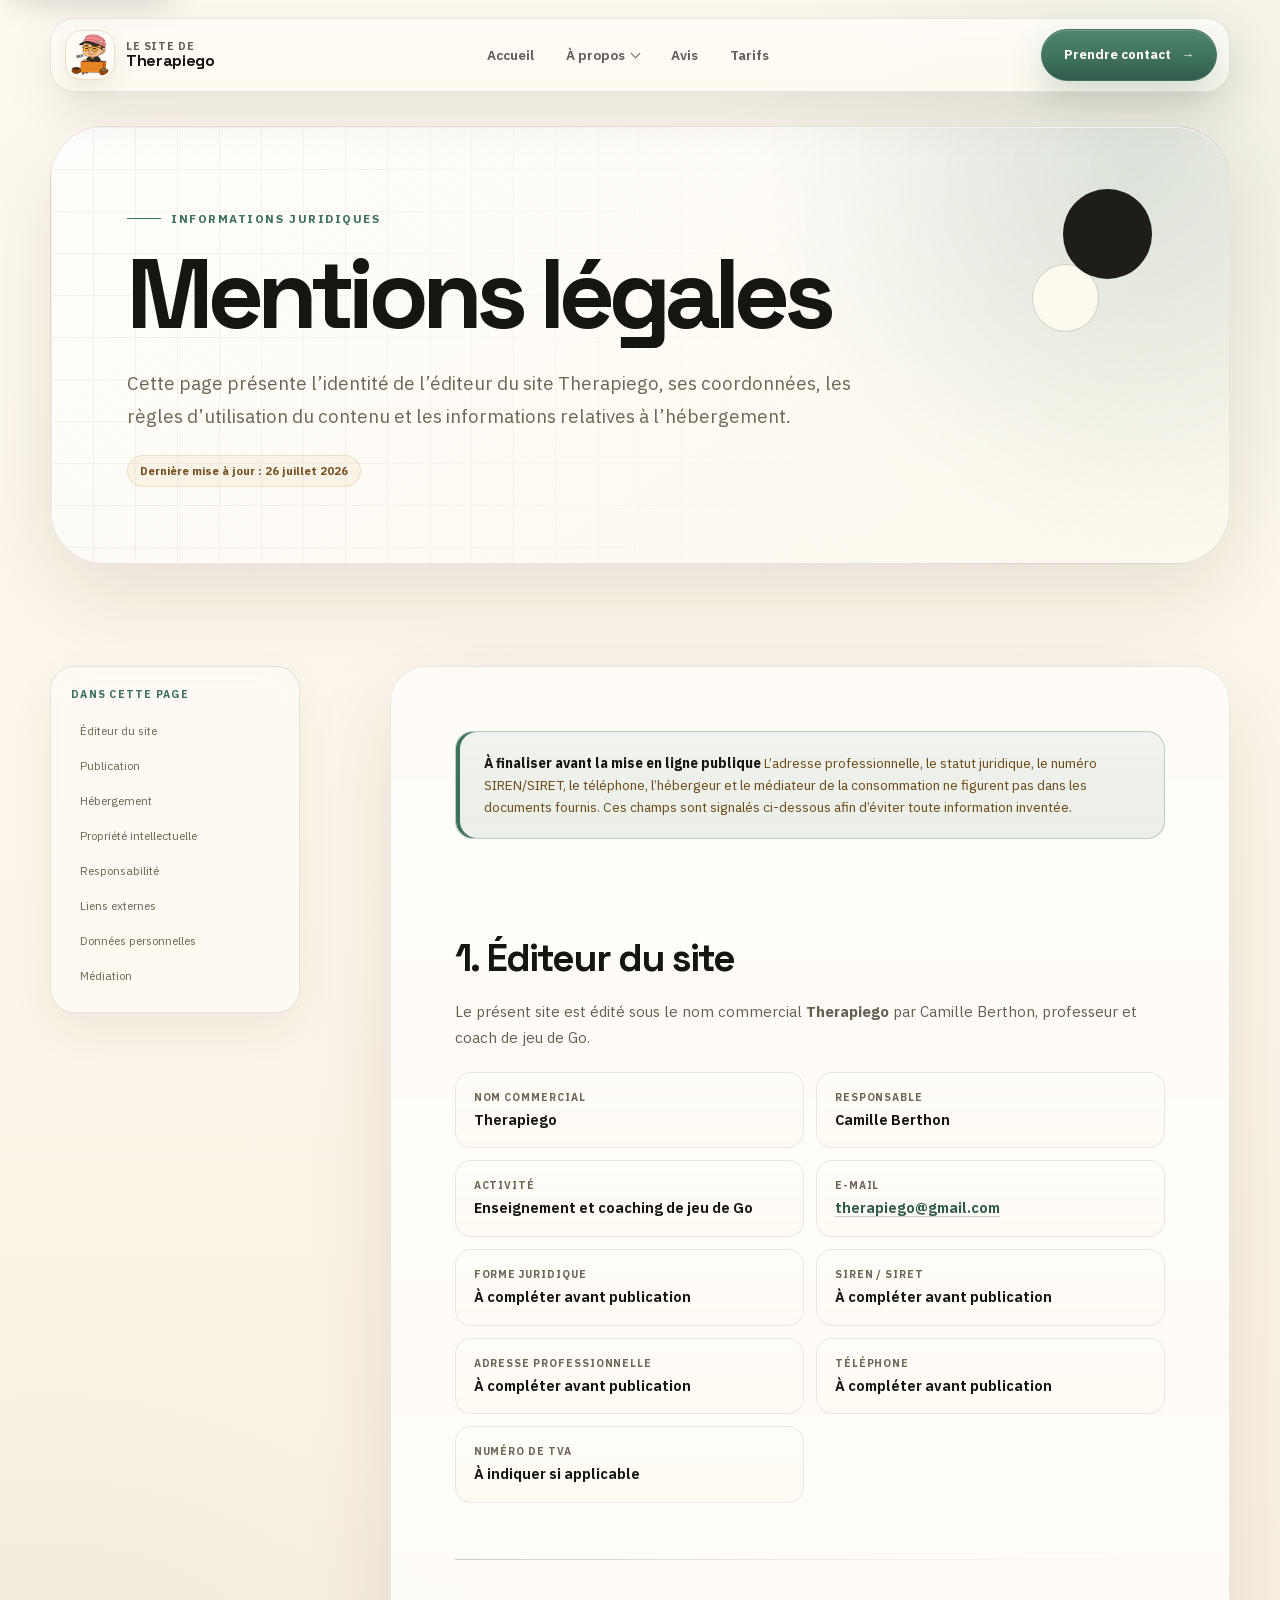
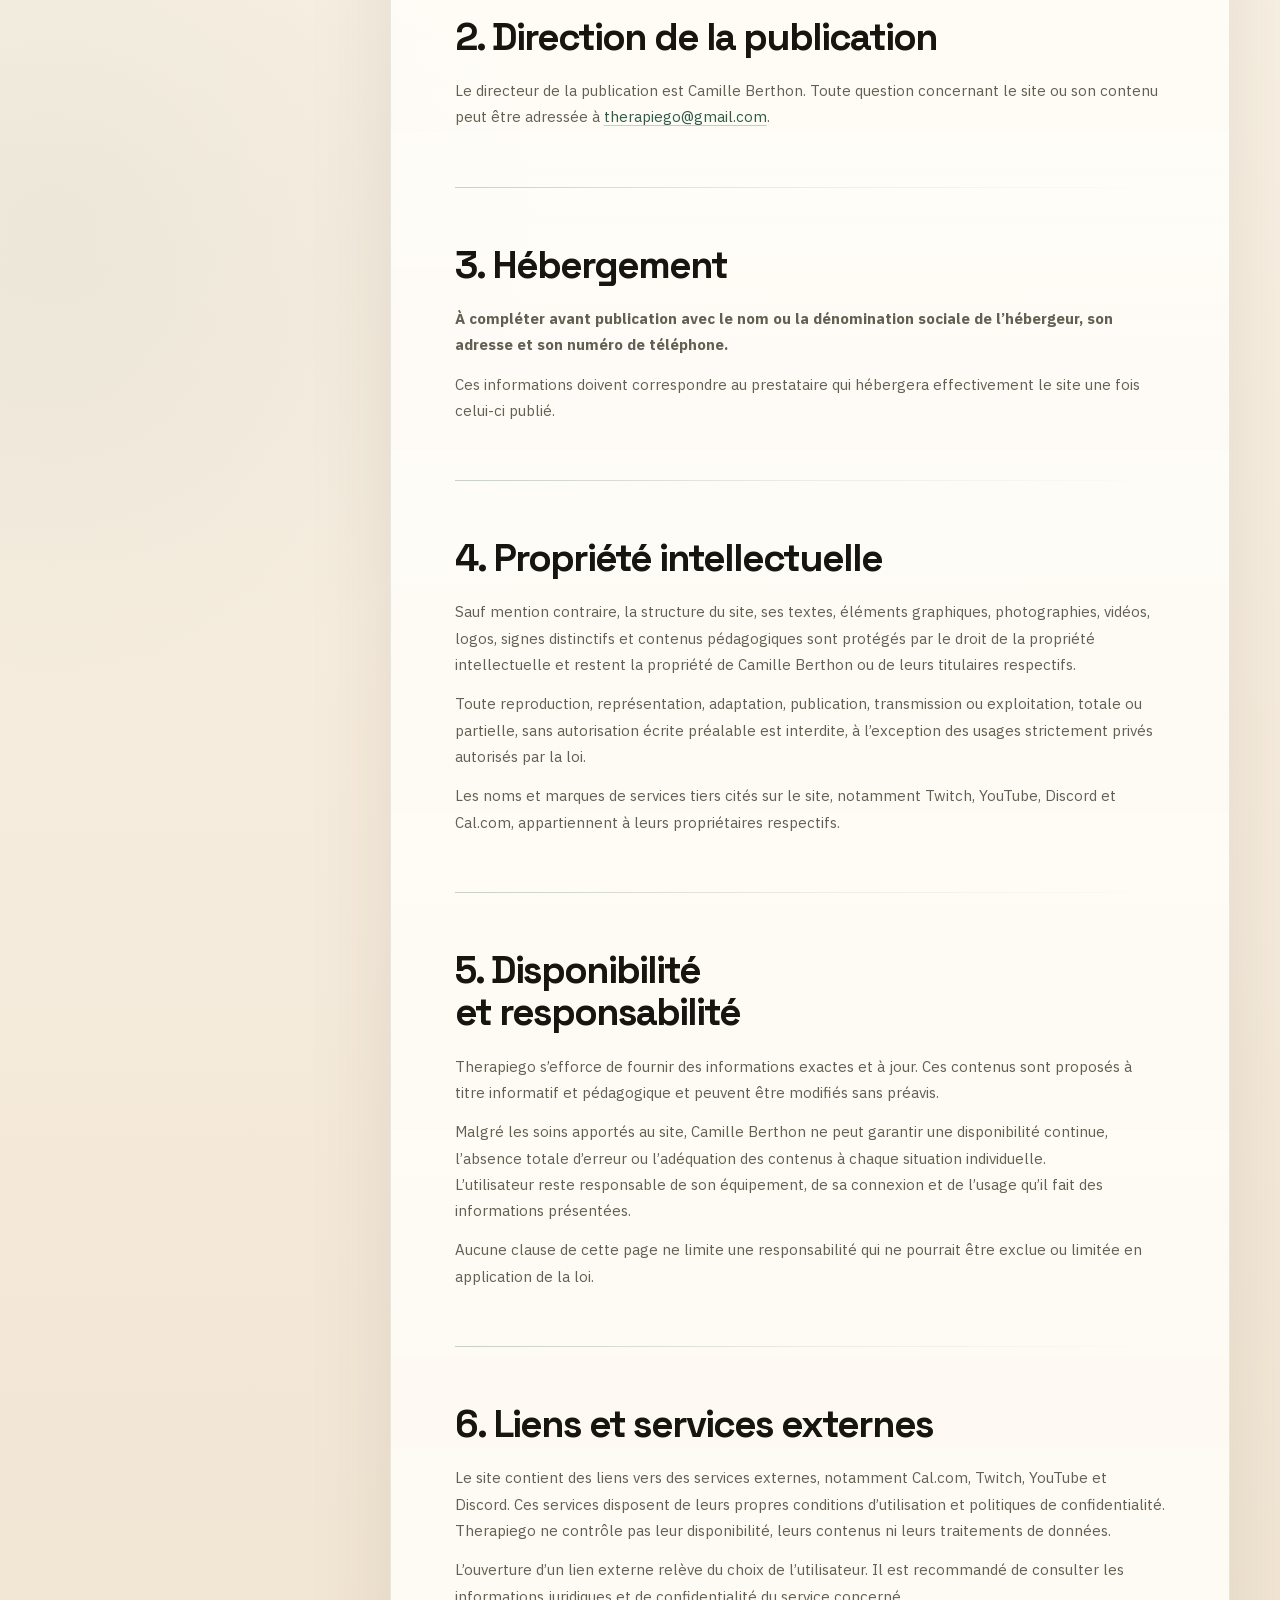
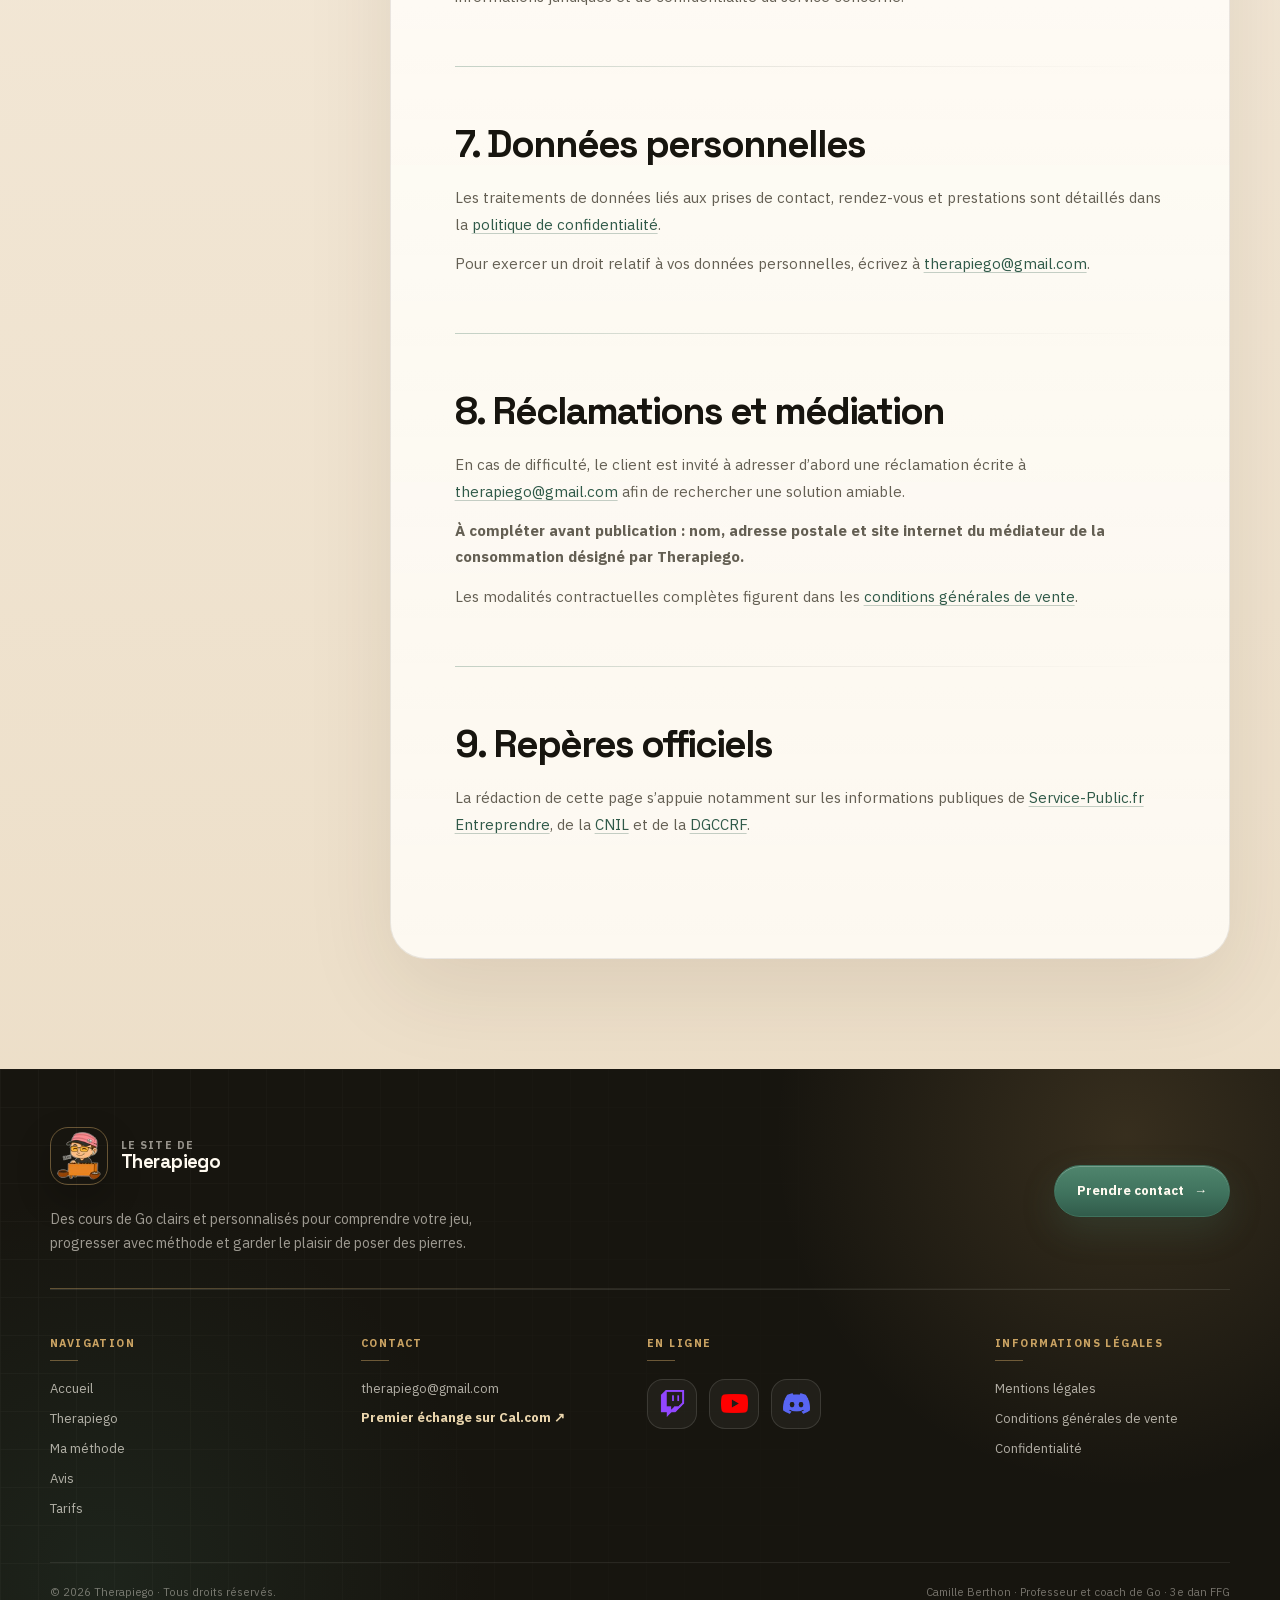
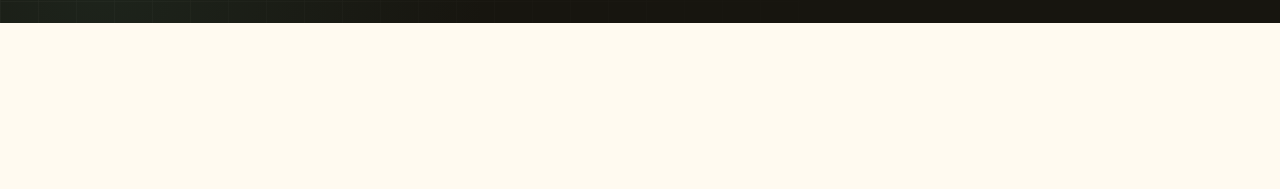
<file: mentions-legales.html>
<!DOCTYPE html>
<html lang="fr">
<head>
  <meta charset="UTF-8" />
  <meta name="viewport" content="width=device-width, initial-scale=1.0" />
  <meta name="theme-color" content="#fffaf0" />
  <title>Mentions légales — Therapiego</title>
  <meta name="description" content="Mentions légales du site Therapiego, édité par Camille Berthon, professeur et coach de Go." />
  <link rel="canonical" href="https://www.therapiego.com/mentions-legales.html" />
  <meta property="og:type" content="website" />
  <meta property="og:locale" content="fr_FR" />
  <meta property="og:site_name" content="Therapiego" />
  <meta property="og:title" content="Mentions légales — Therapiego" />
  <meta property="og:description" content="Informations légales relatives au site et à l’activité Therapiego." />
  <meta property="og:url" content="https://www.therapiego.com/mentions-legales.html" />
  <meta property="og:image" content="https://www.therapiego.com/assets/therapiego-og.webp" />
  <meta property="og:image:secure_url" content="https://www.therapiego.com/assets/therapiego-og.webp" />
  <meta property="og:image:type" content="image/webp" />
  <meta property="og:image:width" content="1200" />
  <meta property="og:image:height" content="630" />
  <meta property="og:image:alt" content="Logo illustré de Therapiego autour du jeu de Go" />
  <meta name="twitter:card" content="summary_large_image" />
  <meta name="twitter:image" content="https://www.therapiego.com/assets/therapiego-og.webp" />
  <meta name="twitter:image:alt" content="Logo illustré de Therapiego autour du jeu de Go" />
  <script type="application/ld+json">
    {
      "@context": "https://schema.org",
      "@graph": [
        {
          "@type": "WebPage",
          "@id": "https://www.therapiego.com/mentions-legales.html#webpage",
          "url": "https://www.therapiego.com/mentions-legales.html",
          "name": "Mentions légales — Therapiego",
          "description": "Mentions légales du site Therapiego, édité par Camille Berthon, professeur et coach de Go.",
          "isPartOf": {
            "@id": "https://www.therapiego.com/#website"
          },
          "about": {
            "@id": "https://www.therapiego.com/#organization"
          },
          "breadcrumb": {
            "@id": "https://www.therapiego.com/mentions-legales.html#breadcrumb"
          },
          "inLanguage": "fr-FR",
          "dateModified": "2026-07-27"
        },
        {
          "@type": "BreadcrumbList",
          "@id": "https://www.therapiego.com/mentions-legales.html#breadcrumb",
          "itemListElement": [
            {
              "@type": "ListItem",
              "position": 1,
              "name": "Accueil",
              "item": "https://www.therapiego.com/"
            },
            {
              "@type": "ListItem",
              "position": 2,
              "name": "Mentions légales",
              "item": "https://www.therapiego.com/mentions-legales.html"
            }
          ]
        }
      ]
    }
  </script>
  <link rel="icon" type="image/webp" sizes="64x64" href="assets/therapiego-favicon.webp" />
  <link rel="stylesheet" href="assets/legal-pages.css">
  <link rel="stylesheet" href="assets/site-system.css">
  <link rel="stylesheet" href="assets/fonts.css" media="(min-width: 769px)">
  <link rel="stylesheet" href="assets/site-footer.css" media="print" onload="this.media='all'">
  <noscript><link rel="stylesheet" href="assets/site-footer.css"></noscript>
  <script src="assets/site-ui.js" defer></script>
</head>

<body class="site-page site-page-legal">
  <div class="legal-progress" aria-hidden="true"></div>
  <a class="legal-skip-link" href="#contenu">Aller au contenu</a>

  <header class="legal-site-header">
    <nav class="legal-navbar" aria-label="Navigation principale">
      <a class="legal-brand" href="index.html#accueil" aria-label="Le site de Therapiego — Accueil">
        <img class="legal-brand-avatar" src="assets/therapiego-avatar-navbar-128.webp" srcset="assets/therapiego-avatar-navbar-64.webp 64w, assets/therapiego-avatar-navbar-128.webp 128w, assets/therapiego-avatar-navbar.webp 256w" sizes="52px" width="256" height="284" alt="" decoding="async">
        <span class="legal-brand-copy"><span class="legal-brand-overline">Le site de</span><span class="legal-brand-name">Therapiego</span></span>
      </a>
      <button class="legal-nav-toggle" type="button" aria-controls="legal-primary-navigation" aria-expanded="false" aria-label="Ouvrir le menu"><span></span><span></span><span></span></button>
      <div class="legal-nav-links" id="legal-primary-navigation">
        <a href="index.html#accueil">Accueil</a>
        <div class="legal-dropdown">
          <button class="legal-dropdown-toggle" type="button" aria-expanded="false" aria-controls="legal-about-menu">À propos</button>
          <div class="legal-dropdown-menu" id="legal-about-menu">
            <a href="a-propos.html">Therapiego<small>Parcours et vision</small></a>
            <a href="ma-methode.html">Ma méthode<small>Approche pédagogique</small></a>
          </div>
        </div>
        <a href="index.html#temoignages">Avis</a>
        <a href="index.html#tarifs">Tarifs</a>
      </div>
      <a class="legal-nav-cta" href="contact.html">Prendre contact <span class="button-arrow" aria-hidden="true">→</span></a>
    </nav>
  </header>

  <main class="legal-main" id="contenu">
    <header class="legal-hero">
      <p class="legal-eyebrow">Informations juridiques</p>
      <h1>Mentions légales</h1>
      <p class="legal-intro">Cette page présente l’identité de l’éditeur du site Therapiego, ses coordonnées, les règles d’utilisation du contenu et les informations relatives à l’hébergement.</p>
      <span class="legal-date">Dernière mise à jour : 26 juillet 2026</span>
    </header>

    <div class="legal-layout">
      <aside class="legal-toc" aria-label="Sommaire">
        <h2>Dans cette page</h2>
        <ol>
          <li><a href="#editeur">Éditeur du site</a></li>
          <li><a href="#publication">Publication</a></li>
          <li><a href="#hebergement">Hébergement</a></li>
          <li><a href="#propriete">Propriété intellectuelle</a></li>
          <li><a href="#responsabilite">Responsabilité</a></li>
          <li><a href="#liens">Liens externes</a></li>
          <li><a href="#donnees">Données personnelles</a></li>
          <li><a href="#mediation">Médiation</a></li>
        </ol>
      </aside>

      <article class="legal-document">
        <div class="legal-alert">
          <strong>À finaliser avant la mise en ligne publique</strong> L’adresse professionnelle, le statut juridique, le numéro SIREN/SIRET, le téléphone, l’hébergeur et le médiateur de la consommation ne figurent pas dans les documents fournis. Ces champs sont signalés ci-dessous afin d’éviter toute information inventée.
        </div>

        <section class="legal-section" id="editeur">
          <h2>1. Éditeur du site</h2>
          <p>Le présent site est édité sous le nom commercial <strong>Therapiego</strong> par Camille Berthon, professeur et coach de jeu de Go.</p>
          <dl class="legal-details">
            <div class="legal-detail"><dt>Nom commercial</dt><dd>Therapiego</dd></div>
            <div class="legal-detail"><dt>Responsable</dt><dd>Camille Berthon</dd></div>
            <div class="legal-detail"><dt>Activité</dt><dd>Enseignement et coaching de jeu de Go</dd></div>
            <div class="legal-detail"><dt>E-mail</dt><dd><a href="mailto:therapiego@gmail.com">therapiego@gmail.com</a></dd></div>
            <div class="legal-detail"><dt>Forme juridique</dt><dd class="legal-missing">À compléter avant publication</dd></div>
            <div class="legal-detail"><dt>SIREN / SIRET</dt><dd class="legal-missing">À compléter avant publication</dd></div>
            <div class="legal-detail"><dt>Adresse professionnelle</dt><dd class="legal-missing">À compléter avant publication</dd></div>
            <div class="legal-detail"><dt>Téléphone</dt><dd class="legal-missing">À compléter avant publication</dd></div>
            <div class="legal-detail"><dt>Numéro de TVA</dt><dd>À indiquer si applicable</dd></div>
          </dl>
        </section>

        <section class="legal-section" id="publication">
          <h2>2. Direction de la publication</h2>
          <p>Le directeur de la publication est Camille Berthon. Toute question concernant le site ou son contenu peut être adressée à <a href="mailto:therapiego@gmail.com">therapiego@gmail.com</a>.</p>
        </section>

        <section class="legal-section" id="hebergement">
          <h2>3. Hébergement</h2>
          <p class="legal-missing">À compléter avant publication avec le nom ou la dénomination sociale de l’hébergeur, son adresse et son numéro de téléphone.</p>
          <p>Ces informations doivent correspondre au prestataire qui hébergera effectivement le site une fois celui-ci publié.</p>
        </section>

        <section class="legal-section" id="propriete">
          <h2>4. Propriété intellectuelle</h2>
          <p>Sauf mention contraire, la structure du site, ses textes, éléments graphiques, photographies, vidéos, logos, signes distinctifs et contenus pédagogiques sont protégés par le droit de la propriété intellectuelle et restent la propriété de Camille Berthon ou de leurs titulaires respectifs.</p>
          <p>Toute reproduction, représentation, adaptation, publication, transmission ou exploitation, totale ou partielle, sans autorisation écrite préalable est interdite, à l’exception des usages strictement privés autorisés par la loi.</p>
          <p>Les noms et marques de services tiers cités sur le site, notamment Twitch, YouTube, Discord et Cal.com, appartiennent à leurs propriétaires respectifs.</p>
        </section>

        <section class="legal-section" id="responsabilite">
          <h2>5. Disponibilité et responsabilité</h2>
          <p>Therapiego s’efforce de fournir des informations exactes et à jour. Ces contenus sont proposés à titre informatif et pédagogique et peuvent être modifiés sans préavis.</p>
          <p>Malgré les soins apportés au site, Camille Berthon ne peut garantir une disponibilité continue, l’absence totale d’erreur ou l’adéquation des contenus à chaque situation individuelle. L’utilisateur reste responsable de son équipement, de sa connexion et de l’usage qu’il fait des informations présentées.</p>
          <p>Aucune clause de cette page ne limite une responsabilité qui ne pourrait être exclue ou limitée en application de la loi.</p>
        </section>

        <section class="legal-section" id="liens">
          <h2>6. Liens et services externes</h2>
          <p>Le site contient des liens vers des services externes, notamment Cal.com, Twitch, YouTube et Discord. Ces services disposent de leurs propres conditions d’utilisation et politiques de confidentialité. Therapiego ne contrôle pas leur disponibilité, leurs contenus ni leurs traitements de données.</p>
          <p>L’ouverture d’un lien externe relève du choix de l’utilisateur. Il est recommandé de consulter les informations juridiques et de confidentialité du service concerné.</p>
        </section>

        <section class="legal-section" id="donnees">
          <h2>7. Données personnelles</h2>
          <p>Les traitements de données liés aux prises de contact, rendez-vous et prestations sont détaillés dans la <a href="confidentialite.html">politique de confidentialité</a>.</p>
          <p>Pour exercer un droit relatif à vos données personnelles, écrivez à <a href="mailto:therapiego@gmail.com">therapiego@gmail.com</a>.</p>
        </section>

        <section class="legal-section" id="mediation">
          <h2>8. Réclamations et médiation</h2>
          <p>En cas de difficulté, le client est invité à adresser d’abord une réclamation écrite à <a href="mailto:therapiego@gmail.com">therapiego@gmail.com</a> afin de rechercher une solution amiable.</p>
          <p class="legal-missing">À compléter avant publication : nom, adresse postale et site internet du médiateur de la consommation désigné par Therapiego.</p>
          <p>Les modalités contractuelles complètes figurent dans les <a href="cgv.html">conditions générales de vente</a>.</p>
        </section>

        <section class="legal-section" id="references">
          <h2>9. Repères officiels</h2>
          <p>La rédaction de cette page s’appuie notamment sur les informations publiques de <a href="https://entreprendre.service-public.fr/" target="_blank" rel="noopener noreferrer">Service-Public.fr Entreprendre</a>, de la <a href="https://www.cnil.fr/" target="_blank" rel="noopener noreferrer">CNIL</a> et de la <a href="https://www.economie.gouv.fr/dgccrf" target="_blank" rel="noopener noreferrer">DGCCRF</a>.</p>
        </section>
      </article>
    </div>
  </main>

  <footer class="site-footer-premium">
    <div class="site-footer-inner">
      <div class="site-footer-intro">
        <div class="site-footer-brand-block">
          <a class="site-footer-brand" href="index.html#accueil" aria-label="Le site de Therapiego — Accueil"><img class="site-footer-brand-avatar" src="assets/therapiego-avatar-navbar-128.webp" srcset="assets/therapiego-avatar-navbar-64.webp 64w, assets/therapiego-avatar-navbar-128.webp 128w, assets/therapiego-avatar-navbar.webp 256w" sizes="58px" width="256" height="284" alt="" loading="lazy" decoding="async"><span class="site-footer-brand-copy"><span class="site-footer-brand-overline">Le site de</span><span class="site-footer-brand-name">Therapiego</span></span></a>
          <p class="site-footer-tagline">Des cours de Go clairs et personnalisés pour comprendre votre jeu, progresser avec méthode et garder le plaisir de poser des pierres.</p>
        </div>
        <a class="site-footer-cta" href="contact.html">Prendre contact <span class="button-arrow" aria-hidden="true">→</span></a>
      </div>
      <div class="site-footer-grid">
        <nav class="site-footer-column" aria-label="Navigation du pied de page"><h2>Navigation</h2><div class="site-footer-links"><a href="index.html#accueil">Accueil</a><a href="a-propos.html">Therapiego</a><a href="ma-methode.html">Ma méthode</a><a href="index.html#temoignages">Avis</a><a href="index.html#tarifs">Tarifs</a></div></nav>
        <section class="site-footer-column"><h2>Contact</h2><a class="site-footer-email" href="mailto:therapiego@gmail.com">therapiego@gmail.com</a><a class="site-footer-booking" href="https://cal.com/therapiego/1er-echange" target="_blank" rel="noopener noreferrer">Premier échange sur Cal.com ↗</a></section>
        <section class="site-footer-column"><h2>En ligne</h2><div class="site-footer-socials"><a class="site-footer-social" href="https://www.twitch.tv/therapiego" target="_blank" rel="noopener noreferrer" aria-label="Twitch"><img class="site-footer-social-logo" src="assets/social-twitch.webp" width="96" height="96" alt="" loading="lazy" decoding="async"></a><a class="site-footer-social" href="https://www.youtube.com/@TherapieGo" target="_blank" rel="noopener noreferrer" aria-label="YouTube"><img class="site-footer-social-logo" src="assets/social-youtube.webp" width="96" height="96" alt="" loading="lazy" decoding="async"></a><a class="site-footer-social" href="https://discord.com/invite/KNVcF8d" target="_blank" rel="noopener noreferrer" aria-label="Discord"><img class="site-footer-social-logo" src="assets/social-discord.webp" width="96" height="96" alt="" loading="lazy" decoding="async"></a></div></section>
        <nav class="site-footer-column" aria-label="Informations légales"><h2>Informations légales</h2><div class="site-footer-links"><a href="mentions-legales.html" aria-current="page">Mentions légales</a><a href="cgv.html">Conditions générales de vente</a><a href="confidentialite.html">Confidentialité</a></div></nav>
      </div>
      <div class="site-footer-bottom"><span>© 2026 Therapiego · Tous droits réservés.</span><span>Camille Berthon · Professeur et coach de Go · 3e dan FFG</span></div>
    </div>
  </footer>

  <a class="site-back-to-top" href="#contenu" data-back-to-top aria-label="Revenir en haut de la page" aria-hidden="true" tabindex="-1"><span class="site-back-to-top-mark" aria-hidden="true">↑</span><span class="site-back-to-top-label">Haut de page</span></a>

  <script src="assets/legal-pages.js"></script>
</body>
</html>
</file>
<file: assets/site-system.css>
:root {
  --site-ink: #17150f;
  --site-muted: #645f53;
  --site-cream: #fffaf0;
  --site-cream-2: #f4ead9;
  --site-paper: rgba(255, 253, 247, .88);
  --site-red: #3f725d;
  --site-red-dark: #2f5948;
  --site-gold: #c9a262;
  --site-jade: #3f725d;
  --site-line: rgba(23, 21, 15, .11);
  --site-shadow-sm: 0 16px 48px rgba(57, 43, 22, .09);
  --site-shadow-lg: 0 30px 90px rgba(71, 55, 28, .12);
  --site-container: min(1180px, calc(100% - 48px));
  --site-radius-sm: 16px;
  --site-radius-md: 24px;
  --site-radius-lg: 38px;
  --site-ease: cubic-bezier(.2, .8, .2, 1);

  --ink: var(--site-ink);
  --muted: var(--site-muted);
  --cream: var(--site-cream);
  --cream-2: var(--site-cream-2);
  --red: var(--site-red);
  --red-dark: var(--site-red-dark);
  --gold: var(--site-gold);
  --jade: var(--site-jade);
  --line: var(--site-line);
  --container: var(--site-container);
}

html {
  scroll-padding-top: 116px;
  scroll-behavior: smooth;
  background: var(--site-cream);
}

body.site-page {
  color: var(--site-ink);
  background:
    radial-gradient(circle at 88% 5%, rgba(63, 114, 93, .075), transparent 24rem),
    radial-gradient(circle at 6% 36%, rgba(63, 114, 93, .07), transparent 28rem),
    linear-gradient(180deg, var(--site-cream) 0%, var(--site-cream-2) 100%);
  font-family: "Inter", system-ui, sans-serif;
}

body.site-page a:focus-visible,
body.site-page button:focus-visible {
  outline: 3px solid rgba(63, 114, 93, .34);
  outline-offset: 3px;
}

.site-skip-link,
.skip-link,
.legal-skip-link {
  position: fixed !important;
  top: 12px !important;
  left: 12px !important;
  z-index: 1000 !important;
  padding: 12px 16px !important;
  color: var(--site-cream) !important;
  border-radius: 12px !important;
  background: var(--site-ink) !important;
  box-shadow: 0 14px 34px rgba(0, 0, 0, .2) !important;
  transform: translateY(-160%) !important;
  transition: transform 180ms var(--site-ease) !important;
}

.site-skip-link:focus,
.skip-link:focus,
.legal-skip-link:focus {
  transform: none !important;
}

/* Navigation commune */
.nav-shell,
.site-header,
.legal-site-header {
  position: sticky !important;
  top: 0;
  z-index: 120;
  width: 100%;
  height: auto !important;
  padding: 18px 0 10px !important;
  background: transparent !important;
  pointer-events: none;
}

.navbar,
.navbar.is-scrolled,
.legal-navbar {
  position: relative !important;
  inset: auto !important;
  width: var(--site-container) !important;
  min-height: 72px !important;
  margin-inline: auto !important;
  display: grid !important;
  grid-template-columns: auto 1fr auto !important;
  align-items: center !important;
  gap: 28px !important;
  padding: 10px 12px 10px 14px !important;
  color: var(--site-ink) !important;
  border: 1px solid rgba(23, 21, 15, .08) !important;
  border-radius: 24px !important;
  background: rgba(255, 250, 240, .9) !important;
  box-shadow: var(--site-shadow-sm) !important;
  backdrop-filter: blur(18px) !important;
  -webkit-backdrop-filter: blur(18px) !important;
  transform: none !important;
  pointer-events: auto;
}

.navbar::before,
.navbar::after {
  display: none !important;
}

.brand,
.brand-premium,
.legal-brand {
  display: inline-flex !important;
  align-items: center !important;
  gap: 11px !important;
  min-width: max-content;
  padding: 0 !important;
  color: var(--site-ink) !important;
  transform: none !important;
}

.brand-avatar,
.brand-orb,
.legal-brand-avatar {
  width: 50px !important;
  height: 50px !important;
  flex: 0 0 50px !important;
  padding: 3px !important;
  overflow: hidden;
  border: 1px solid rgba(201, 162, 98, .34) !important;
  border-radius: 16px !important;
  background: transparent !important;
  box-shadow: none !important;
  transform: none !important;
}

.brand-orb::before,
.brand-orb::after {
  display: none !important;
}

.brand-avatar,
.legal-brand-avatar,
.brand-orb img {
  object-fit: contain !important;
}

.brand-orb img {
  width: 100% !important;
  height: 100% !important;
}

.brand-copy,
.legal-brand-copy {
  display: grid !important;
  gap: 2px !important;
  line-height: 1 !important;
}

.brand-name,
.navbar.is-scrolled .brand-name,
.legal-brand-overline {
  color: var(--site-muted) !important;
  font-family: "IBM Plex Sans", sans-serif !important;
  font-size: .66rem !important;
  font-weight: 700 !important;
  letter-spacing: .08em !important;
  text-transform: uppercase !important;
}

.brand-sub,
.navbar.is-scrolled .brand-sub,
.legal-brand-name {
  color: var(--site-ink) !important;
  font-family: "Space Grotesk", sans-serif !important;
  font-size: 1rem !important;
  font-weight: 700 !important;
  letter-spacing: -.02em !important;
}

.nav-links,
.navbar.is-scrolled .nav-links,
.legal-nav-links {
  position: static;
  width: auto;
  display: flex;
  align-items: center;
  justify-content: center;
  gap: 4px;
  padding: 0;
  border: 0;
  background: transparent;
  box-shadow: none;
  transform: none;
}

.nav-links > a,
.nav-dropdown-toggle,
.legal-nav-links > a,
.legal-dropdown-toggle {
  min-height: 40px;
  display: inline-flex;
  align-items: center;
  justify-content: center;
  gap: 7px;
  padding: 9px 14px !important;
  color: rgba(23, 21, 15, .67) !important;
  border: 0 !important;
  border-radius: 999px !important;
  background: transparent !important;
  font-family: "IBM Plex Sans", sans-serif !important;
  font-size: .84rem !important;
  font-weight: 650 !important;
  letter-spacing: 0 !important;
  text-transform: none !important;
  cursor: pointer;
  transition: color 180ms ease, background 180ms ease !important;
}

.nav-links > a::before,
.nav-links > a::after {
  display: none !important;
}

.nav-links > a:hover,
.nav-links > a.is-active,
.nav-links > a[aria-current="page"],
.nav-dropdown:hover .nav-dropdown-toggle,
.nav-dropdown:focus-within .nav-dropdown-toggle,
.nav-dropdown.is-open .nav-dropdown-toggle,
.nav-dropdown.is-current .nav-dropdown-toggle,
.legal-nav-links > a:hover,
.legal-dropdown:hover .legal-dropdown-toggle,
.legal-dropdown:focus-within .legal-dropdown-toggle,
.legal-dropdown.is-open .legal-dropdown-toggle {
  color: var(--site-ink) !important;
  background: rgba(239, 224, 201, .78) !important;
}

.nav-actions {
  display: flex;
  align-items: center;
}

.nav-cta,
.legal-nav-cta {
  min-height: 48px !important;
  display: inline-flex !important;
  align-items: center !important;
  justify-content: center !important;
  padding: 0 19px !important;
  color: var(--site-cream) !important;
  border: 1px solid var(--site-red) !important;
  border-radius: 999px !important;
  background: var(--site-red) !important;
  box-shadow: 0 12px 28px rgba(63, 114, 93, .2) !important;
  font-family: "IBM Plex Sans", sans-serif !important;
  font-size: .8rem !important;
  font-weight: 750 !important;
  letter-spacing: 0 !important;
  text-transform: none !important;
  transition: 180ms var(--site-ease) !important;
}

.nav-cta::before,
.nav-cta::after {
  display: none !important;
}

.nav-cta:hover,
.legal-nav-cta:hover {
  color: var(--site-cream) !important;
  border-color: var(--site-red-dark) !important;
  background: var(--site-red-dark) !important;
  transform: translateY(-2px) !important;
}

.nav-toggle,
.legal-nav-toggle {
  position: relative !important;
  width: 46px !important;
  height: 46px !important;
  place-content: center !important;
  gap: 0 !important;
  padding: 0 !important;
  border: 1px solid var(--site-line) !important;
  border-radius: 15px !important;
  color: var(--site-ink) !important;
  background:
    linear-gradient(180deg, rgba(255, 255, 255, .88), rgba(255, 250, 240, .72)) !important;
  box-shadow:
    0 9px 20px rgba(57, 43, 22, .08),
    inset 0 1px 0 rgba(255, 255, 255, .92) !important;
  cursor: pointer !important;
  isolation: isolate;
  transition:
    border-color 180ms var(--site-ease),
    background 180ms var(--site-ease),
    box-shadow 180ms var(--site-ease),
    transform 180ms var(--site-ease) !important;
}

.nav-toggle span,
.legal-nav-toggle span {
  position: absolute !important;
  top: 50% !important;
  left: 50% !important;
  width: 19px !important;
  height: 2px !important;
  margin: 0 !important;
  border-radius: 2px !important;
  background: currentColor !important;
  transform-origin: center !important;
  transition:
    opacity 180ms var(--site-ease),
    transform 220ms var(--site-ease) !important;
}

.nav-toggle span:nth-child(1),
.legal-nav-toggle span:nth-child(1) {
  transform: translate(-50%, -7px) !important;
}

.nav-toggle span:nth-child(2),
.legal-nav-toggle span:nth-child(2) {
  transform: translate(-50%, -1px) !important;
}

.nav-toggle span:nth-child(3),
.legal-nav-toggle span:nth-child(3) {
  transform: translate(-50%, 5px) !important;
}

.nav-toggle:hover,
.nav-toggle:focus-visible,
.legal-nav-toggle:hover,
.legal-nav-toggle:focus-visible,
.nav-toggle[aria-expanded="true"],
.legal-nav-toggle[aria-expanded="true"] {
  color: var(--site-cream) !important;
  border-color: var(--site-red) !important;
  background: var(--site-red) !important;
  box-shadow:
    0 12px 26px rgba(63, 114, 93, .22),
    inset 0 1px 0 rgba(255, 255, 255, .2) !important;
}

.nav-toggle:active,
.legal-nav-toggle:active {
  transform: scale(.96) !important;
}

.nav-toggle[aria-expanded="true"] span:nth-child(1),
.legal-nav-toggle[aria-expanded="true"] span:nth-child(1) {
  transform: translate(-50%, -1px) rotate(45deg) !important;
}

.nav-toggle[aria-expanded="true"] span:nth-child(2),
.legal-nav-toggle[aria-expanded="true"] span:nth-child(2) {
  opacity: 0 !important;
  transform: translate(-50%, -1px) scaleX(.25) !important;
}

.nav-toggle[aria-expanded="true"] span:nth-child(3),
.legal-nav-toggle[aria-expanded="true"] span:nth-child(3) {
  transform: translate(-50%, -1px) rotate(-45deg) !important;
}

.nav-dropdown-menu,
.legal-dropdown-menu {
  width: 220px !important;
  padding: 8px !important;
  border: 1px solid rgba(23, 21, 15, .09) !important;
  border-radius: 20px !important;
  background: rgba(255, 250, 240, .98) !important;
  box-shadow: 0 22px 54px rgba(78, 62, 35, .18) !important;
}

.nav-dropdown-menu a,
.legal-dropdown-menu a {
  min-height: auto !important;
  display: grid !important;
  justify-content: stretch !important;
  gap: 3px !important;
  padding: 11px 12px !important;
  color: var(--site-ink) !important;
  border-radius: 13px !important;
  background: transparent !important;
  font-size: .8rem !important;
  font-weight: 700 !important;
  text-align: left !important;
}

.nav-dropdown-menu a:hover,
.nav-dropdown-menu a[aria-current="page"],
.legal-dropdown-menu a:hover {
  background: rgba(201, 162, 98, .12) !important;
}

.nav-dropdown-menu small,
.legal-dropdown-menu small {
  color: var(--site-muted) !important;
  font-size: .68rem !important;
  font-weight: 500 !important;
}

/* Typographie et composants */
.section-title,
.contact-section .section-heading h2,
.channels-header h2,
.legal-section h2,
.chapter h2,
.method-section h2 {
  font-family: "Space Grotesk", sans-serif;
  letter-spacing: -.045em;
}

.kicker,
.eyebrow,
.legal-eyebrow,
.chapter-number,
.step-label {
  font-family: "IBM Plex Sans", sans-serif !important;
  font-weight: 800 !important;
  letter-spacing: .13em !important;
  text-transform: uppercase !important;
}

.section-copy,
.hero-lead,
.legal-intro,
.chapter p,
.method-section p,
.legal-section p,
.legal-section li {
  font-family: "IBM Plex Sans", sans-serif;
  line-height: 1.75;
}

.btn,
.button {
  min-height: 52px;
  display: inline-flex;
  align-items: center;
  justify-content: center;
  padding: 0 22px;
  color: var(--site-cream);
  border: 1px solid var(--site-red);
  border-radius: 999px;
  background: var(--site-red);
  box-shadow: 0 14px 34px rgba(63, 114, 93, .18);
  font-family: "IBM Plex Sans", sans-serif;
  font-size: .84rem;
  font-weight: 750;
  letter-spacing: 0;
  text-transform: none;
  transition: 180ms var(--site-ease);
}

.btn::before,
.btn::after,
.button::before,
.button::after {
  display: none !important;
}

.btn:hover,
.button:hover {
  color: var(--site-cream);
  border-color: var(--site-red-dark);
  background: var(--site-red-dark);
  transform: translateY(-2px);
}

.button-secondary,
.btn.dark-outline {
  color: var(--site-ink);
  border-color: rgba(23, 21, 15, .16);
  background: rgba(255, 253, 247, .74);
  box-shadow: none;
}

.button-secondary:hover,
.btn.dark-outline:hover {
  color: var(--site-ink);
  border-color: rgba(23, 21, 15, .26);
  background: #fffdf7;
}

.toc,
.steps-nav,
.legal-toc {
  border: 1px solid var(--site-line) !important;
  border-radius: 24px !important;
  background: rgba(255, 253, 247, .7) !important;
  box-shadow: 0 16px 46px rgba(71, 55, 28, .06) !important;
}

.toc a,
.steps-nav a,
.legal-toc a {
  border-radius: 11px !important;
  transition: color 160ms ease, background 160ms ease, transform 160ms ease !important;
}

.toc a:hover,
.toc a.is-active,
.steps-nav a:hover,
.steps-nav a.is-active,
.legal-toc a:hover {
  color: var(--site-ink) !important;
  background: rgba(201, 162, 98, .12) !important;
  transform: translateX(2px);
}

.chapter,
.method-section,
.legal-section {
  scroll-margin-top: 126px;
}

.chapter-number,
.step-label {
  color: var(--site-red) !important;
  font-size: .7rem !important;
}

.pullquote,
.callout,
.questions {
  border-radius: 18px !important;
}

.site-page .formation-card,
.site-page .method-card,
.site-page .testimonial-card,
.site-page .reason-column,
.site-page .direct-card,
.site-page .channel-card {
  border-radius: 28px;
}

.site-page-home .hero {
  padding-top: clamp(48px, 4vw, 58px);
}

.site-page-home .hero-inner {
  align-items: start;
}

.site-page-home .hero-content {
  display: grid;
  justify-items: start;
}

.site-page-home .hero-visual {
  align-self: center;
}

/* Appels à l’action de fin de page */
.site-page-about .final-cta,
.site-page-method .final-cta,
.site-page-home .contact-sober .contact-card {
  width: var(--site-container);
  margin: 78px auto 92px;
  display: grid;
  grid-template-columns: minmax(0, 1fr) auto;
  align-items: center;
  gap: 34px;
  padding: clamp(32px, 5vw, 54px);
  color: var(--site-cream);
  border: 1px solid rgba(255, 255, 255, .08);
  border-radius: 34px;
  background:
    radial-gradient(circle at 92% 10%, rgba(63, 114, 93, .3), transparent 18rem),
    linear-gradient(140deg, #242019, #12100d);
  box-shadow: 0 34px 86px rgba(35, 27, 16, .2);
}

.site-page-about .final-cta h2,
.site-page-method .final-cta h2,
.site-page-home .contact-sober .final-title {
  color: var(--site-cream);
  font-family: "Space Grotesk", sans-serif;
  letter-spacing: -.05em;
}

.site-page-about .final-cta p,
.site-page-method .final-cta p,
.site-page-home .contact-sober p {
  color: rgba(255, 250, 240, .64);
  font-family: "IBM Plex Sans", sans-serif;
  line-height: 1.65;
}

.site-page-home .contact-sober {
  padding: 0 !important;
  background: transparent !important;
}

/* Cohérence des pages éditoriales */
.site-page-about .story-shell,
.site-page-method .content-shell,
.site-page-legal .legal-layout {
  gap: clamp(40px, 7vw, 92px);
}

.site-page-about .article,
.site-page-method .method-article,
.site-page-legal .legal-document {
  min-width: 0;
}

.site-page-about .chapter h2,
.site-page-method .method-section h2,
.site-page-legal .legal-section h2 {
  color: var(--site-ink);
  line-height: 1.1;
}

.site-page-about .chapter p,
.site-page-method .method-section p,
.site-page-legal .legal-section p,
.site-page-legal .legal-section li {
  color: var(--site-muted);
}

@media (max-width: 980px) {
  .navbar,
  .navbar.is-scrolled,
  .legal-navbar {
    grid-template-columns: auto auto 1fr !important;
  }

  .nav-toggle,
  .legal-nav-toggle {
    display: grid !important;
    justify-self: end;
  }

  .nav-links,
  .navbar.is-scrolled .nav-links,
  .legal-nav-links {
    position: absolute !important;
    top: calc(100% + 10px) !important;
    left: 0 !important;
    right: 0 !important;
    width: 100% !important;
    display: none !important;
    flex-direction: column !important;
    align-items: stretch !important;
    padding: 12px !important;
    border: 1px solid var(--site-line) !important;
    border-radius: 22px !important;
    background: rgba(255, 250, 240, .99) !important;
    box-shadow: 0 24px 64px rgba(57, 43, 22, .15) !important;
  }

  .navbar.is-open .nav-links,
  .nav-links.is-open,
  .legal-nav-links.is-open {
    display: flex !important;
  }

  .nav-links > a,
  .nav-dropdown-toggle,
  .legal-nav-links > a,
  .legal-dropdown-toggle {
    width: 100% !important;
    min-height: 46px !important;
  }

  .nav-actions,
  .navbar > .nav-cta,
  .legal-nav-cta {
    justify-self: end;
  }

  .nav-dropdown,
  .legal-dropdown {
    width: 100%;
  }

  .nav-dropdown-menu,
  .legal-dropdown-menu {
    position: static !important;
    width: 100% !important;
    display: none !important;
    margin-top: 5px !important;
    opacity: 1 !important;
    pointer-events: auto !important;
    transform: none !important;
    box-shadow: inset 0 1px 0 rgba(255, 255, 255, .72) !important;
  }

  .nav-dropdown:hover .nav-dropdown-menu,
  .nav-dropdown:focus-within .nav-dropdown-menu,
  .legal-dropdown:hover .legal-dropdown-menu,
  .legal-dropdown:focus-within .legal-dropdown-menu {
    display: none !important;
  }

  .nav-dropdown.is-open .nav-dropdown-menu,
  .legal-dropdown.is-open .legal-dropdown-menu {
    display: grid !important;
  }
}

@media (max-width: 760px) {
  :root {
    --site-container: min(100% - 28px, 1180px);
    --container: var(--site-container);
  }

  .nav-shell,
  .site-header,
  .legal-site-header {
    padding-top: 10px !important;
  }

  .navbar,
  .navbar.is-scrolled,
  .legal-navbar {
    grid-template-columns: 1fr auto !important;
    gap: 12px !important;
    border-radius: 20px !important;
  }

  .nav-actions,
  .navbar > .nav-cta,
  .legal-nav-cta {
    display: none !important;
  }

  .brand-avatar,
  .brand-orb,
  .legal-brand-avatar {
    width: 46px !important;
    height: 46px !important;
    flex-basis: 46px !important;
  }

  .site-page-home .hero {
    padding-top: 23px;
  }

  .site-page-about .final-cta,
  .site-page-method .final-cta,
  .site-page-home .contact-sober .contact-card {
    grid-template-columns: 1fr;
    margin-block: 62px 72px;
    border-radius: 28px;
  }
}

/* =========================================================
   Direction artistique 2026 — couche finale de cohérence
   ========================================================= */

body.site-page-home {
  --page-accent: var(--site-jade);
  --page-accent-rgb: 63, 114, 93;
}

body.site-page-about {
  --page-accent: var(--site-jade);
  --page-accent-rgb: 63, 114, 93;
}

body.site-page-method {
  --page-accent: var(--site-jade);
  --page-accent-rgb: 63, 114, 93;
}

body.site-page-contact {
  --page-accent: var(--site-jade);
  --page-accent-rgb: 63, 114, 93;
}

body.site-page-legal {
  --page-accent: var(--site-jade);
  --page-accent-rgb: 63, 114, 93;
}

body.site-page {
  position: relative;
  overflow-x: clip;
  background:
    radial-gradient(circle at 88% 3%, rgba(var(--page-accent-rgb), .09), transparent 26rem),
    radial-gradient(circle at 4% 38%, rgba(63, 114, 93, .065), transparent 31rem),
    linear-gradient(180deg, #fffaf0 0%, #f5ebdc 52%, #eadbc3 100%);
  -webkit-font-smoothing: antialiased;
  text-rendering: optimizeLegibility;
}

body.site-page::after {
  content: "";
  position: fixed;
  inset: 0;
  z-index: -1;
  pointer-events: none;
  opacity: .028;
  background-image:
    linear-gradient(var(--site-ink) 1px, transparent 1px),
    linear-gradient(90deg, var(--site-ink) 1px, transparent 1px);
  background-size: 56px 56px;
  mask-image: linear-gradient(to bottom, black, transparent 76%);
}

body.site-page ::selection {
  color: var(--site-cream);
  background: var(--page-accent);
}

.site-page h1,
.site-page h2,
.site-page h3,
.site-page .section-title,
.site-page .final-title {
  text-wrap: balance;
}

.site-page p,
.site-page li {
  text-wrap: pretty;
}

.site-page main {
  isolation: isolate;
}

/* Retour en haut : un repère inspiré d’une pierre de Go. */
.site-back-to-top {
  position: fixed;
  right: clamp(16px, 2vw, 28px);
  bottom: clamp(16px, 2vw, 28px);
  z-index: 90;
  min-width: 54px;
  height: 54px;
  display: inline-flex;
  align-items: center;
  justify-content: flex-end;
  gap: 10px;
  padding: 0 18px;
  overflow: hidden;
  color: var(--site-cream);
  border: 1px solid rgba(255, 250, 240, .13);
  border-radius: 999px;
  background:
    radial-gradient(circle at 30% 24%, #47463f, #171712 52%, #070806 100%);
  box-shadow:
    0 18px 42px rgba(23, 21, 15, .26),
    inset 0 1px 0 rgba(255, 255, 255, .13);
  opacity: 0;
  pointer-events: none;
  transform: translateY(16px) scale(.92);
  transition:
    opacity 220ms ease,
    transform 220ms var(--site-ease),
    box-shadow 220ms ease;
}

.site-back-to-top.is-visible {
  opacity: 1;
  pointer-events: auto;
  transform: none;
}

.site-back-to-top:hover {
  color: var(--site-cream);
  box-shadow:
    0 23px 52px rgba(23, 21, 15, .32),
    inset 0 1px 0 rgba(255, 255, 255, .15);
  transform: translateY(-3px);
}

.site-back-to-top-mark {
  font-family: "Space Grotesk", sans-serif;
  font-size: 1rem;
  line-height: 1;
}

.site-back-to-top-label {
  max-width: 0;
  overflow: hidden;
  white-space: nowrap;
  font-family: "IBM Plex Sans", sans-serif;
  font-size: .72rem;
  font-weight: 700;
  opacity: 0;
  transition: max-width 220ms var(--site-ease), opacity 180ms ease;
}

.site-back-to-top:hover .site-back-to-top-label,
.site-back-to-top:focus-visible .site-back-to-top-label {
  max-width: 90px;
  opacity: 1;
}

.site-page-home .hero-visual picture,
.site-page-about .portrait-card picture {
  display: block;
}

/* Navigation plus tactile et plus raffinée */
.navbar,
.navbar.is-scrolled,
.legal-navbar {
  border-color: rgba(23, 21, 15, .095) !important;
  background:
    linear-gradient(180deg, rgba(255, 255, 255, .48), rgba(255, 255, 255, .08)),
    rgba(255, 250, 240, .86) !important;
  box-shadow:
    0 18px 52px rgba(57, 43, 22, .105),
    inset 0 1px 0 rgba(255, 255, 255, .92) !important;
}

.brand,
.brand-premium,
.legal-brand {
  transition: transform 220ms var(--site-ease) !important;
}

.brand:hover,
.brand-premium:hover,
.legal-brand:hover {
  transform: translateY(-1px) !important;
}

.brand-avatar,
.brand-orb,
.legal-brand-avatar {
  box-shadow:
    0 8px 22px rgba(76, 55, 24, .1),
    inset 0 1px 0 rgba(255, 255, 255, .9) !important;
  transition: border-color 220ms ease, transform 220ms var(--site-ease), box-shadow 220ms ease !important;
}

.brand:hover .brand-avatar,
.brand-premium:hover .brand-orb,
.legal-brand:hover .legal-brand-avatar {
  border-color: rgba(var(--page-accent-rgb), .52) !important;
  transform: rotate(-2deg) scale(1.025) !important;
  box-shadow: 0 12px 28px rgba(76, 55, 24, .14) !important;
}

.nav-links > a,
.nav-dropdown-toggle,
.legal-nav-links > a,
.legal-dropdown-toggle {
  position: relative;
}

.nav-links > a:hover,
.nav-links > a.is-active,
.nav-links > a[aria-current="page"],
.nav-dropdown:hover .nav-dropdown-toggle,
.nav-dropdown:focus-within .nav-dropdown-toggle,
.nav-dropdown.is-open .nav-dropdown-toggle,
.nav-dropdown.is-current .nav-dropdown-toggle,
.legal-nav-links > a:hover,
.legal-nav-links > a[aria-current="page"],
.legal-dropdown:hover .legal-dropdown-toggle,
.legal-dropdown:focus-within .legal-dropdown-toggle,
.legal-dropdown.is-open .legal-dropdown-toggle {
  background:
    linear-gradient(180deg, rgba(255, 255, 255, .56), transparent),
    rgba(var(--page-accent-rgb), .085) !important;
  box-shadow: inset 0 0 0 1px rgba(var(--page-accent-rgb), .09) !important;
}

.nav-cta,
.legal-nav-cta,
.btn,
.button {
  border-color: var(--page-accent) !important;
  background: var(--page-accent) !important;
  box-shadow:
    0 14px 34px rgba(var(--page-accent-rgb), .2),
    inset 0 1px 0 rgba(255, 255, 255, .2) !important;
}

.nav-cta:hover,
.legal-nav-cta:hover,
.btn:hover,
.button:hover {
  filter: saturate(1.08) brightness(.9);
  box-shadow:
    0 18px 40px rgba(var(--page-accent-rgb), .25),
    inset 0 1px 0 rgba(255, 255, 255, .16) !important;
}

.button-secondary,
.btn.dark-outline {
  color: var(--site-ink) !important;
  border-color: rgba(23, 21, 15, .16) !important;
  background: rgba(255, 253, 247, .78) !important;
  box-shadow: inset 0 1px 0 rgba(255, 255, 255, .82) !important;
  filter: none !important;
}

.button-secondary:hover,
.btn.dark-outline:hover {
  border-color: rgba(var(--page-accent-rgb), .34) !important;
  background: #fffdf7 !important;
  box-shadow: 0 12px 30px rgba(57, 43, 22, .09) !important;
}

.nav-dropdown-menu,
.legal-dropdown-menu {
  border-color: rgba(23, 21, 15, .1) !important;
  background:
    linear-gradient(180deg, rgba(255, 255, 255, .46), transparent),
    rgba(255, 250, 240, .98) !important;
  box-shadow:
    0 26px 64px rgba(56, 40, 18, .18),
    inset 0 1px 0 rgba(255, 255, 255, .92) !important;
}

/* Accueil : rythme plus éditorial et cartes plus homogènes */
.site-page-home .about-sober,
.site-page-home .method,
.site-page-home .testimonials-sober,
.site-page-home .reasons,
.site-page-home .pricing {
  position: relative;
  padding-block: clamp(94px, 10vw, 142px) !important;
  border-top: 1px solid rgba(23, 21, 15, .075);
}

.site-page-home .about-sober::before,
.site-page-home .testimonials-sober::before,
.site-page-home .reasons::before,
.site-page-home .pricing::before {
  content: "";
  position: absolute;
  inset: 0;
  pointer-events: none;
  background:
    radial-gradient(circle at 92% 8%, rgba(var(--page-accent-rgb), .055), transparent 26rem),
    linear-gradient(180deg, rgba(255, 255, 255, .16), transparent 14rem);
}

.site-page-home .about-sober > .container,
.site-page-home .method > .container,
.site-page-home .testimonials-sober > .container,
.site-page-home .reasons > .container,
.site-page-home .pricing > .container {
  position: relative;
  z-index: 1;
}

.site-page-home .pricing-head {
  display: grid;
  grid-template-columns: minmax(0, 1fr) !important;
  gap: 0;
  align-items: start;
  max-width: 920px;
  margin: 0 auto clamp(42px, 5vw, 58px);
}

.site-page-home .pricing-head .side-kicker {
  width: fit-content;
  margin: 0 0 18px;
}

.site-page-home .pricing-head .section-title {
  margin: 0;
}

.site-page-home .pricing-head .section-copy {
  max-width: 58ch;
  margin: 20px 0 0;
}

.site-page-home .section-title {
  max-width: 14ch;
  font-size: clamp(2.7rem, 5.5vw, 5.4rem);
  line-height: .94;
  letter-spacing: -.06em !important;
}

.site-page-home .section-copy {
  color: var(--site-muted);
  font-size: clamp(1rem, 1.35vw, 1.12rem);
}

.site-page-home .about-sober-card,
.site-page-home .testimonial-card,
.site-page-home .reason-column,
.site-page-home .formation-card {
  border-color: rgba(23, 21, 15, .095) !important;
  background:
    linear-gradient(180deg, rgba(255, 255, 255, .48), rgba(255, 255, 255, .08)),
    rgba(255, 252, 245, .74) !important;
  box-shadow:
    0 24px 68px rgba(65, 45, 17, .085),
    inset 0 1px 0 rgba(255, 255, 255, .88) !important;
}

.site-page-home .about-principle-row,
.site-page-home .testimonial-card,
.site-page-home .reason-column,
.site-page-home .formation-card {
  transition:
    transform 280ms var(--site-ease),
    border-color 280ms ease,
    box-shadow 280ms ease,
    background 280ms ease !important;
}

.site-page-home .about-principle-row:hover,
.site-page-home .testimonial-card:hover,
.site-page-home .reason-column:hover,
.site-page-home .formation-card:hover {
  border-color: rgba(var(--page-accent-rgb), .28) !important;
  box-shadow:
    0 32px 82px rgba(65, 45, 17, .13),
    inset 0 1px 0 rgba(255, 255, 255, .92) !important;
  transform: translateY(-6px);
}

.site-page-home .method {
  color: var(--site-cream);
  background:
    radial-gradient(circle at 88% 12%, rgba(201, 162, 98, .18), transparent 28rem),
    radial-gradient(circle at 5% 100%, rgba(63, 114, 93, .24), transparent 34rem),
    #11120f !important;
  border-color: rgba(255, 250, 240, .08);
}

.site-page-home .method::after {
  content: "";
  position: absolute;
  inset: 0;
  z-index: 0;
  height: auto;
  pointer-events: none;
  opacity: .11;
  background-image:
    linear-gradient(rgba(255, 250, 240, .28) 1px, transparent 1px),
    linear-gradient(90deg, rgba(255, 250, 240, .28) 1px, transparent 1px);
  background-size: 56px 56px;
  mask-image: linear-gradient(90deg, black, transparent 78%);
}

.site-page-home .method .section-title {
  color: var(--site-cream);
}

.site-page-home .method .section-copy {
  color: rgba(255, 250, 240, .66);
}

.site-page-home .method-card {
  border-color: rgba(255, 250, 240, .13) !important;
  border-radius: 30px !important;
  background:
    linear-gradient(180deg, rgba(255, 250, 240, .105), rgba(255, 250, 240, .025)),
    rgba(9, 10, 9, .54) !important;
  box-shadow:
    0 26px 74px rgba(0, 0, 0, .2),
    inset 0 1px 0 rgba(255, 255, 255, .07) !important;
}

.site-page-home .method-card:hover,
.site-page-home .method-card.is-method-active {
  border-color: rgba(201, 162, 98, .42) !important;
  background:
    radial-gradient(circle at 90% 8%, rgba(201, 162, 98, .16), transparent 16rem),
    linear-gradient(180deg, rgba(255, 250, 240, .14), rgba(255, 250, 240, .035)),
    rgba(9, 10, 9, .64) !important;
}

.site-page-home .formation-card {
  overflow: hidden;
  border-radius: 34px !important;
}

.site-page-home .pricing-grid-final {
  grid-template-columns: minmax(0, .82fr) minmax(0, 1.12fr);
  align-items: center;
  gap: clamp(22px, 3vw, 34px);
  max-width: 1040px;
}

.site-page-home .formation-card--simple {
  min-height: 520px;
  padding: 28px;
}

.site-page-home .formation-card--simple h3 {
  margin-top: 4px;
}

.site-page-home .formation-card.featured {
  min-height: 620px;
  padding: clamp(34px, 4vw, 44px);
  border-color: rgba(63, 114, 93, .28) !important;
  background:
    radial-gradient(circle at 90% 6%, rgba(63, 114, 93, .13), transparent 18rem),
    linear-gradient(180deg, rgba(255, 255, 255, .52), rgba(255, 255, 255, .08)),
    rgba(255, 252, 245, .78) !important;
  box-shadow:
    0 38px 96px rgba(42, 72, 57, .17),
    0 0 0 1px rgba(63, 114, 93, .12),
    inset 0 1px 0 rgba(255, 255, 255, .92) !important;
}

.site-page-home .formation-card.featured .formation-label {
  gap: 7px;
  min-height: 34px;
  padding-inline: 14px;
  color: #fffaf0 !important;
  border-color: #3f725d !important;
  background: #3f725d !important;
  box-shadow:
    0 10px 24px rgba(63, 114, 93, .2),
    inset 0 1px 0 rgba(255, 255, 255, .18);
}

.site-page-home .features li.feature-included {
  color: #244b3a;
  border-bottom-color: rgba(63, 114, 93, .16);
  font-weight: 750;
}

.site-page-home .price {
  color: var(--site-ink);
  letter-spacing: -.055em;
}

.site-page-home .features li {
  padding-block: 12px;
  border-bottom: 1px solid rgba(23, 21, 15, .07);
}

.site-page-home .features li:last-child {
  border-bottom: 0;
}

.site-page-home .features li.feature-dojo {
  white-space: nowrap !important;
  font-size: clamp(.78rem, 1.25vw, .91rem);
  letter-spacing: -.01em;
}

.site-page-home .features li.feature-dojo > span {
  min-width: 0;
  white-space: nowrap !important;
}

@media (max-width: 760px) {
  .site-page-home .pricing-grid-final {
    grid-template-columns: minmax(0, 1fr);
    max-width: 620px;
  }

  .site-page-home .formation-card--simple,
  .site-page-home .formation-card.featured {
    min-height: 0;
    padding: 24px;
  }
}

.site-page-home .price-options .price-row.has-saving {
  border-color: rgba(63, 114, 93, .24);
  background:
    linear-gradient(90deg, rgba(63, 114, 93, .08), rgba(255, 250, 240, .62));
}

.site-page-home .price-options .price-value {
  display: inline-flex;
  align-items: center;
  justify-content: flex-end;
  gap: 10px;
  color: inherit;
  white-space: nowrap;
}

.site-page-home .price-options .price-saving {
  display: inline-flex;
  align-items: center;
  min-height: 26px;
  padding: 0 9px;
  color: #fffaf0;
  border: 1px solid rgba(255, 255, 255, .16);
  border-radius: 999px;
  background: #3f725d;
  box-shadow:
    0 8px 18px rgba(63, 114, 93, .18),
    inset 0 1px 0 rgba(255, 255, 255, .14);
  font-family: "IBM Plex Sans", sans-serif;
  font-size: .68rem;
  font-weight: 850;
  line-height: 1;
  letter-spacing: .015em;
}

/* Pages À propos et Ma méthode : lecture confortable et repères visibles */
.site-page-about .hero,
.site-page-method .hero {
  position: relative;
  margin-top: 24px;
  box-shadow:
    0 40px 110px rgba(35, 26, 13, .17),
    inset 0 1px 0 rgba(255, 255, 255, .09);
}

.site-page-about .hero {
  isolation: isolate;
  background:
    radial-gradient(circle at 9% 0%, rgba(63, 114, 93, .105), transparent 25rem),
    radial-gradient(circle at 94% 94%, rgba(201, 162, 98, .12), transparent 20rem),
    linear-gradient(145deg, rgba(255, 255, 255, .82), rgba(255, 250, 240, .42));
}

.site-page-about .hero::after {
  content: "";
  position: absolute;
  inset: 0;
  z-index: -1;
  pointer-events: none;
  opacity: .055;
  background-image:
    linear-gradient(var(--site-ink) 1px, transparent 1px),
    linear-gradient(90deg, var(--site-ink) 1px, transparent 1px);
  background-size: 46px 46px;
  mask-image: linear-gradient(90deg, black, transparent 76%);
}

.site-page-about .portrait-card {
  transform: rotate(1.25deg);
  transition: transform 500ms var(--site-ease), box-shadow 300ms ease;
}

.site-page-about .portrait-card:hover {
  transform: rotate(0) translateY(-5px);
  box-shadow: 0 38px 88px rgba(71, 55, 28, .2);
}

.site-page-about .hero-meta span,
.site-page-method .hero-tags span {
  box-shadow: inset 0 1px 0 rgba(255, 255, 255, .48);
}

.site-page-about .story-shell,
.site-page-method .content-shell {
  margin-block: clamp(88px, 10vw, 144px);
}

.site-page-about .toc,
.site-page-method .steps-nav,
.site-page-legal .legal-toc {
  padding: 20px !important;
  backdrop-filter: blur(16px);
  -webkit-backdrop-filter: blur(16px);
}

.site-page-about .toc-label,
.site-page-method .steps-nav > p,
.site-page-legal .legal-toc h2 {
  color: var(--page-accent) !important;
}

.site-page-method .steps-nav {
  color: var(--site-cream);
  border-color: rgba(255, 250, 240, .1) !important;
  background:
    radial-gradient(circle at 100% 0%, rgba(201, 162, 98, .18), transparent 13rem),
    #201e18 !important;
  box-shadow: 0 26px 64px rgba(23, 21, 15, .18) !important;
}

.site-page-method .steps-nav > p {
  color: #e3c889 !important;
}

.site-page-method .steps-nav a {
  color: rgba(255, 250, 240, .58) !important;
}

.site-page-method .steps-nav a:hover,
.site-page-method .steps-nav a.is-active {
  color: var(--site-cream) !important;
  background: rgba(255, 250, 240, .08) !important;
}

.site-page-about .toc a span,
.site-page-method .steps-nav a span {
  display: grid;
  width: 26px;
  height: 26px;
  place-items: center;
  color: var(--page-accent) !important;
  border: 1px solid rgba(var(--page-accent-rgb), .17);
  border-radius: 50%;
  background: rgba(var(--page-accent-rgb), .07);
  font-size: .64rem !important;
}

.site-page-about .chapter {
  padding-bottom: clamp(76px, 9vw, 118px);
}

.site-page-about .chapter + .chapter {
  padding-top: clamp(76px, 9vw, 110px);
  border-image: linear-gradient(90deg, rgba(var(--page-accent-rgb), .34), rgba(23, 21, 15, .07), transparent) 1;
}

.site-page-about .chapter-number,
.site-page-method .step-label {
  width: fit-content;
  margin-bottom: 20px;
  padding: 8px 11px;
  color: var(--page-accent) !important;
  border: 1px solid rgba(var(--page-accent-rgb), .18);
  border-radius: 999px;
  background: rgba(var(--page-accent-rgb), .075);
}

.site-page-about .chapter h2,
.site-page-method .method-section h2 {
  letter-spacing: -.055em;
}

.site-page-about .chapter p,
.site-page-method .method-section p {
  max-width: 68ch;
}

.site-page-about .pullquote,
.site-page-method .callout {
  position: relative;
  overflow: hidden;
  border: 1px solid rgba(var(--page-accent-rgb), .17) !important;
  border-left: 4px solid var(--page-accent) !important;
  border-radius: 0 22px 22px 0 !important;
  background:
    linear-gradient(135deg, rgba(var(--page-accent-rgb), .08), rgba(255, 255, 255, .48)) !important;
  box-shadow: 0 18px 48px rgba(64, 45, 19, .07);
}

.site-page-about .questions,
.site-page-method .question-list li,
.site-page-method .signal-list li {
  border-color: rgba(63, 114, 93, .18) !important;
  background:
    linear-gradient(180deg, rgba(255, 255, 255, .32), transparent),
    rgba(63, 114, 93, .07) !important;
}

.site-page-method .method-orbit {
  animation: site-float 7s ease-in-out infinite;
}

.site-page-method .method-section {
  border-radius: 34px;
  transition: border-color 260ms ease, transform 260ms var(--site-ease), box-shadow 260ms ease;
}

.site-page-method .method-section:hover {
  border-color: rgba(var(--page-accent-rgb), .23);
  transform: translateY(-3px);
  box-shadow:
    0 30px 76px rgba(71, 55, 28, .11),
    inset 0 1px 0 rgba(255, 255, 255, .88);
}

/* Contact : un vrai hero de conversion, puis des chemins de contact lisibles */
.site-page-contact main {
  padding-top: 24px;
}

.site-page-contact .contact-hero {
  position: relative;
  isolation: isolate;
  min-height: 660px;
  padding: clamp(38px, 6vw, 76px);
  color: var(--site-cream);
  border: 1px solid rgba(255, 250, 240, .1);
  border-radius: clamp(34px, 5vw, 62px);
  background:
    radial-gradient(circle at 90% 8%, rgba(63, 114, 93, .3), transparent 24rem),
    radial-gradient(circle at 8% 100%, rgba(63, 114, 93, .28), transparent 31rem),
    #15140f;
  box-shadow: 0 42px 110px rgba(31, 23, 12, .22);
  overflow: hidden;
}

.site-page-contact .contact-hero::before {
  content: "";
  position: absolute;
  inset: 0;
  z-index: -1;
  opacity: .12;
  pointer-events: none;
  background-image:
    linear-gradient(rgba(255, 250, 240, .25) 1px, transparent 1px),
    linear-gradient(90deg, rgba(255, 250, 240, .25) 1px, transparent 1px);
  background-size: 52px 52px;
  mask-image: linear-gradient(90deg, black, transparent 74%);
}

.site-page-contact .contact-hero > div {
  position: relative;
  z-index: 1;
}

.site-page-contact .contact-hero .eyebrow {
  color: #e3c889;
}

.site-page-contact .contact-hero .eyebrow::before {
  background: currentColor;
}

.site-page-contact .contact-hero h1 {
  color: var(--site-cream);
  text-shadow: 0 24px 70px rgba(0, 0, 0, .24);
}

.site-page-contact .contact-hero h1 em {
  color: #e3c889;
}

.site-page-contact .contact-hero .hero-lead {
  color: rgba(255, 250, 240, .69);
}

.site-page-contact .contact-hero .button-secondary {
  color: var(--site-cream) !important;
  border-color: rgba(255, 250, 240, .2) !important;
  background: rgba(255, 250, 240, .07) !important;
  box-shadow: inset 0 1px 0 rgba(255, 255, 255, .08) !important;
}

.site-page-contact .contact-hero .button-secondary:hover {
  color: var(--site-cream) !important;
  border-color: rgba(255, 250, 240, .38) !important;
  background: rgba(255, 250, 240, .13) !important;
}

.site-page-contact .profile-card {
  min-height: 510px;
  color: var(--site-ink);
  border-color: rgba(255, 250, 240, .46);
  background:
    radial-gradient(circle at 90% 8%, rgba(201, 162, 98, .17), transparent 15rem),
    linear-gradient(155deg, #fffdf7, #eee0c8 92%);
  box-shadow:
    0 40px 92px rgba(0, 0, 0, .24),
    inset 0 1px 0 #fff;
  transform: rotate(1.1deg);
  transition: transform 400ms var(--site-ease), box-shadow 300ms ease;
}

.site-page-contact .profile-card:hover {
  transform: rotate(0) translateY(-5px);
  box-shadow:
    0 48px 108px rgba(0, 0, 0, .29),
    inset 0 1px 0 #fff;
}

.site-page-contact .profile-card::before {
  background: #11100d;
  box-shadow: 0 0 0 16px rgba(23, 21, 15, .035);
}

.site-page-contact .profile-card::after {
  border: 1px solid rgba(23, 21, 15, .12);
  background: #fffaf0;
  box-shadow: 0 0 0 13px rgba(201, 162, 98, .07);
}

.site-page-contact .profile-card h2 {
  color: var(--site-ink);
}

.site-page-contact .profile-card p {
  color: var(--site-muted);
}

.site-page-contact .profile-tags span {
  color: #76501e;
  border-color: rgba(201, 162, 98, .25);
  background: rgba(255, 255, 255, .46);
}

.site-page-contact .profile-avatar {
  border-color: rgba(201, 162, 98, .34);
  box-shadow: 0 20px 48px rgba(71, 55, 28, .16);
}

.site-page-contact .contact-section,
.site-page-contact .channels {
  padding-top: clamp(92px, 10vw, 132px);
}

.site-page-contact .section-heading,
.site-page-contact .channels-header {
  padding-bottom: 30px;
  border-bottom: 1px solid rgba(23, 21, 15, .1);
}

.site-page-contact .direct-card,
.site-page-contact .channel-card {
  border-color: rgba(23, 21, 15, .095);
  background:
    linear-gradient(180deg, rgba(255, 255, 255, .45), transparent),
    rgba(255, 252, 245, .72);
  box-shadow:
    0 24px 68px rgba(65, 45, 17, .09),
    inset 0 1px 0 rgba(255, 255, 255, .88);
}

.site-page-contact .direct-card.primary {
  border-color: rgba(255, 250, 240, .08);
  background:
    radial-gradient(circle at 90% 10%, rgba(63, 114, 93, .42), transparent 16rem),
    linear-gradient(140deg, #242019, #12100d);
}

.site-page-contact .channel-card {
  border-radius: 30px;
}

.site-page-contact .channel-card:hover,
.site-page-contact .direct-card:hover {
  border-color: rgba(var(--page-accent-rgb), .3);
  box-shadow:
    0 34px 88px rgba(65, 45, 17, .14),
    inset 0 1px 0 rgba(255, 255, 255, .9);
}

/* Pages juridiques : aspect document premium, sans perdre la lisibilité */
.site-page-legal .legal-main {
  padding-top: 24px;
}

.site-page-legal .legal-hero {
  position: relative;
  isolation: isolate;
  max-width: none;
  padding: clamp(42px, 7vw, 76px);
  border: 1px solid rgba(23, 21, 15, .09);
  border-radius: clamp(32px, 5vw, 54px);
  background:
    radial-gradient(circle at 92% 9%, rgba(var(--page-accent-rgb), .15), transparent 23rem),
    linear-gradient(145deg, rgba(255, 255, 255, .78), rgba(255, 250, 240, .42));
  box-shadow:
    0 30px 88px rgba(57, 43, 22, .11),
    inset 0 1px 0 rgba(255, 255, 255, .9);
  overflow: hidden;
}

.site-page-legal .legal-hero::before {
  content: "";
  position: absolute;
  inset: 0;
  z-index: -1;
  opacity: .055;
  background-image:
    linear-gradient(var(--site-ink) 1px, transparent 1px),
    linear-gradient(90deg, var(--site-ink) 1px, transparent 1px);
  background-size: 42px 42px;
  mask-image: linear-gradient(90deg, black, transparent 72%);
}

.site-page-legal .legal-hero::after {
  content: "";
  position: absolute;
  right: clamp(24px, 6vw, 84px);
  top: clamp(28px, 5vw, 62px);
  width: clamp(54px, 7vw, 92px);
  aspect-ratio: 1;
  z-index: -1;
  border-radius: 50%;
  background: var(--site-ink);
  box-shadow:
    clamp(-42px, -4vw, -24px) clamp(44px, 5vw, 70px) 0 -12px #fffaf0,
    clamp(-42px, -4vw, -24px) clamp(44px, 5vw, 70px) 0 -11px rgba(23, 21, 15, .12);
  opacity: .96;
}

.site-page-legal .legal-eyebrow {
  color: var(--page-accent);
}

.site-page-legal .legal-hero h1 {
  max-width: 12ch;
  font-size: clamp(3.25rem, 7.7vw, 6.8rem);
}

.site-page-legal .legal-intro {
  max-width: 68ch;
}

.site-page-legal .legal-layout {
  margin-top: clamp(62px, 8vw, 102px);
}

.site-page-legal .legal-document {
  border-radius: 36px;
  background:
    linear-gradient(180deg, rgba(255, 255, 255, .3), transparent),
    rgba(255, 253, 247, .86);
  box-shadow:
    0 30px 88px rgba(57, 43, 22, .1),
    inset 0 1px 0 rgba(255, 255, 255, .9);
}

.site-page-legal .legal-alert {
  position: relative;
  padding-left: 28px;
  border-color: rgba(var(--page-accent-rgb), .29);
  background:
    linear-gradient(180deg, rgba(255, 255, 255, .28), transparent),
    rgba(var(--page-accent-rgb), .1);
  box-shadow: inset 4px 0 0 var(--page-accent);
}

.site-page-legal .legal-section {
  padding-block: clamp(40px, 5vw, 56px);
  border-image: linear-gradient(90deg, rgba(var(--page-accent-rgb), .3), rgba(23, 21, 15, .07), transparent) 1;
}

.site-page-legal .legal-section h2 {
  max-width: 20ch;
  letter-spacing: -.052em;
}

.site-page-legal .legal-detail {
  border-color: rgba(23, 21, 15, .085);
  background:
    linear-gradient(180deg, rgba(255, 255, 255, .48), transparent),
    rgba(255, 250, 240, .56);
  transition: transform 180ms var(--site-ease), border-color 180ms ease, box-shadow 180ms ease;
}

.site-page-legal .legal-detail:hover {
  border-color: rgba(var(--page-accent-rgb), .24);
  transform: translateY(-2px);
  box-shadow: 0 14px 32px rgba(57, 43, 22, .07);
}

.site-page-legal .legal-price-table tr:nth-child(even) td,
.site-page-legal .legal-data-table tr:nth-child(even) td {
  background: rgba(var(--page-accent-rgb), .035);
}

.site-page-legal .legal-price-table th,
.site-page-legal .legal-data-table th {
  background: rgba(var(--page-accent-rgb), .11);
}

/* Entrée en page, volontairement discrète */
@keyframes site-rise {
  from {
    opacity: 0;
    transform: translateY(18px);
  }
  to {
    opacity: 1;
    transform: translateY(0);
  }
}

@keyframes site-float {
  0%,
  100% {
    transform: translateY(0);
  }
  50% {
    transform: translateY(-8px);
  }
}

.site-page-about .hero > *,
.site-page-method .hero > *,
.site-page-contact .contact-hero > *,
.site-page-legal .legal-hero > * {
  animation: site-rise 700ms var(--site-ease) both;
}

.site-page-about .hero > *:nth-child(2),
.site-page-method .hero > *:nth-child(2),
.site-page-contact .contact-hero > *:nth-child(2) {
  animation-delay: 100ms;
}

.site-page-method .method-orbit {
  animation: site-float 7s ease-in-out infinite;
}

@media (max-width: 980px) {
  .site-page-home .about-sober,
  .site-page-home .method,
  .site-page-home .testimonials-sober,
  .site-page-home .reasons,
  .site-page-home .pricing {
    padding-block: clamp(78px, 10vw, 108px) !important;
  }

  .site-page-contact .contact-hero {
    grid-template-columns: 1fr;
    min-height: auto;
  }

  .site-page-contact .profile-card {
    width: min(100%, 620px);
    min-height: 460px;
    justify-self: stretch;
    transform: none;
  }

  .site-page-legal .legal-hero::after {
    opacity: .2;
  }
}

@media (max-width: 760px) {
  body.site-page::after {
    background-size: 42px 42px;
  }

  .navbar,
  .navbar.is-scrolled,
  .legal-navbar {
    min-height: 66px !important;
    padding: 8px 9px !important;
  }

  .brand-copy,
  .legal-brand-copy {
    min-width: 0;
  }

  .brand-sub,
  .legal-brand-name {
    font-size: .9rem !important;
  }

  .site-page-home .section-title {
    max-width: 16ch;
    font-size: clamp(2.45rem, 12vw, 4rem);
  }

  .site-page-home .about-sober,
  .site-page-home .method,
  .site-page-home .testimonials-sober,
  .site-page-home .reasons,
  .site-page-home .pricing {
    padding-block: 74px !important;
  }

  .site-page-about .hero,
  .site-page-method .hero,
  .site-page-contact .contact-hero,
  .site-page-legal .legal-hero {
    margin-top: 10px;
    padding: 30px 22px;
    border-radius: 28px;
  }

  .site-page-about .portrait-card {
    transform: none;
  }

  .site-page-about .story-shell,
  .site-page-method .content-shell {
    margin-block: 70px;
  }

  .site-page-method .method-section {
    border-radius: 26px;
  }

  .site-page-contact .profile-card {
    min-height: 430px;
    padding: 28px;
    border-radius: 28px;
  }

  .site-page-contact .profile-avatar {
    width: 132px;
    height: 132px;
    border-radius: 34px;
  }

  .site-page-contact .section-heading,
  .site-page-contact .channels-header {
    display: flex;
    align-items: flex-start;
    flex-direction: column;
  }

  .site-page-contact .direct-grid,
  .site-page-contact .channel-grid {
    grid-template-columns: 1fr;
  }

  .site-page-legal .legal-hero::after {
    right: 20px;
    top: 22px;
    width: 56px;
    opacity: .13;
  }

  .site-page-legal .legal-layout {
    margin-top: 56px;
  }

  .site-page-legal .legal-document {
    border-radius: 26px;
  }

  .site-back-to-top {
    width: 48px;
    min-width: 48px;
    height: 48px;
    padding: 0;
    justify-content: center;
  }

  .site-back-to-top-label {
    display: none;
  }
}

@media (prefers-reduced-motion: reduce) {
  html {
    scroll-behavior: auto;
  }

  .site-page-about .hero > *,
  .site-page-method .hero > *,
  .site-page-contact .contact-hero > *,
  .site-page-legal .legal-hero > *,
  .site-page-method .method-orbit {
    animation: none !important;
  }

  .site-page-home .about-principle-row:hover,
  .site-page-home .testimonial-card:hover,
  .site-page-home .reason-column:hover,
  .site-page-home .formation-card:hover,
  .site-page-about .portrait-card:hover,
  .site-page-method .method-section:hover,
  .site-page-contact .profile-card:hover,
  .site-page-legal .legal-detail:hover {
    transform: none !important;
  }
}

.site-page-about .final-cta,
.site-page-method .final-cta,
.site-page-home .contact-sober .contact-card {
  position: relative;
  isolation: isolate;
  overflow: hidden;
}

.site-page-about .final-cta::before,
.site-page-method .final-cta::before,
.site-page-home .contact-sober .contact-card::before,
.site-page-about .final-cta::after,
.site-page-method .final-cta::after,
.site-page-home .contact-sober .contact-card::after {
  content: "";
  position: absolute;
  z-index: -1;
  border-radius: 50%;
  pointer-events: none;
}

.site-page-about .final-cta::before,
.site-page-method .final-cta::before,
.site-page-home .contact-sober .contact-card::before {
  top: -52px;
  right: 9%;
  width: 126px;
  height: 126px;
  border: 1px solid rgba(255, 250, 240, .16);
  background: radial-gradient(circle at 34% 28%, #fffdf8, #cfc4b1 64%, #847a69);
  box-shadow: 0 28px 62px rgba(0, 0, 0, .25);
  opacity: .22;
}

.site-page-about .final-cta::after,
.site-page-method .final-cta::after,
.site-page-home .contact-sober .contact-card::after {
  right: 3%;
  bottom: -46px;
  width: 94px;
  height: 94px;
  background: radial-gradient(circle at 35% 28%, #55544c, #10110e 58%, #020302);
  box-shadow: 0 26px 58px rgba(0, 0, 0, .3);
  opacity: .54;
}

.toc a.is-active,
.steps-nav a.is-active,
.legal-toc a[aria-current="location"] {
  box-shadow: inset 3px 0 0 var(--page-accent);
}

.legal-toc a.is-active {
  color: var(--site-ink) !important;
  background: rgba(var(--page-accent-rgb), .1) !important;
  transform: translateX(2px);
}

.site-page-home .hero-grid {
  opacity: 1 !important;
  background:
    linear-gradient(rgba(23, 21, 15, .045) 1px, transparent 1px),
    linear-gradient(90deg, rgba(23, 21, 15, .045) 1px, transparent 1px) !important;
  background-size: 54px 54px !important;
}

.site-page-home .hero-grid::before {
  display: none !important;
  content: none !important;
  background: none !important;
}

.site-page-home .hero-grid::after,
.site-page-home .hero-eyebrow::after,
.site-page-home .hero-visual::before,
.site-page-home .hero-visual::after {
  display: none !important;
}

.site-page-home .hero-visual picture {
  position: relative;
  overflow: hidden;
  border-radius: 36px;
  background: #eadcc5;
}

.site-page-home .hero-visual picture::after {
  content: "";
  position: absolute;
  inset: 0;
  z-index: 1;
  pointer-events: none;
  opacity: .18;
  background-image:
    linear-gradient(rgba(23, 21, 15, .3) 1px, transparent 1px),
    linear-gradient(90deg, rgba(23, 21, 15, .3) 1px, transparent 1px);
  background-size: 34px 34px;
  mix-blend-mode: multiply;
  mask-image: linear-gradient(135deg, rgba(0, 0, 0, .7), transparent 66%);
}

.site-page-home .hero-visual .hero-art {
  position: relative;
  z-index: 0;
}

.site-page-home .nav-cta {
  gap: 14px !important;
  padding-inline: 21px !important;
}

.site-page-home .nav-cta span {
  margin-left: 2px;
  transition: transform 220ms var(--site-ease), background 220ms ease !important;
}

.site-page-home .nav-cta:hover span {
  transform: translateX(5px);
}

.site-page-home .hero-contact-cta {
  gap: 15px;
  padding-inline: 24px 18px;
}

.site-page-home .hero-contact-cta .cta-arrow {
  width: 31px;
  height: 31px;
  display: grid;
  place-items: center;
  margin-left: 2px;
  border-radius: 50%;
  background: rgba(255, 250, 240, .17);
  font-size: 1rem;
  transition: transform 220ms var(--site-ease), background 220ms ease;
}

.site-page-home .hero-contact-cta:hover {
  transform: translateY(-3px);
  box-shadow:
    0 21px 46px rgba(var(--page-accent-rgb), .3),
    inset 0 1px 0 rgba(255, 255, 255, .2) !important;
}

.site-page-home .hero-contact-cta:hover .cta-arrow {
  background: rgba(255, 250, 240, .25);
  transform: translateX(4px);
}

/* Accueil — sceau Igo et réseaux sociaux */
.site-page-home .vertical-seal {
  width: fit-content;
  min-height: 0;
  display: inline-flex;
  flex-direction: row;
  align-items: center;
  gap: 13px;
  margin: 0 0 26px;
  padding: 14px 13px 14px 16px;
  color: #d95048 !important;
  border: 1px solid rgba(217, 80, 72, .42) !important;
  border-radius: 20px;
  background: #090a09 !important;
  box-shadow:
    0 20px 42px rgba(23, 21, 15, .2),
    inset 0 1px 0 rgba(255, 255, 255, .08) !important;
  writing-mode: horizontal-tb;
  text-orientation: mixed;
  transform: none;
}

.site-page-home .vertical-seal-kanji {
  display: block;
  color: #e0554d;
  font-family: "Hiragino Mincho ProN", "Yu Mincho", "Noto Serif CJK JP", serif;
  font-size: clamp(2.45rem, 3.5vw, 3.15rem);
  font-weight: 800;
  line-height: 1;
  letter-spacing: .04em;
  writing-mode: vertical-rl;
  text-orientation: upright;
  transform: translateY(-4px);
}

.site-page-home .vertical-seal-divider {
  width: 1px;
  height: 128px;
  flex: 0 0 1px;
  background: linear-gradient(180deg, transparent, rgba(224, 85, 77, .5), transparent);
}

.site-page-home .hero-socials {
  display: flex;
  flex-direction: column;
  align-items: center;
  gap: 8px;
}

.site-page-home .hero-social-link {
  width: 38px;
  height: 38px;
  display: grid;
  place-items: center;
  border: 1px solid rgba(255, 250, 240, .13);
  border-radius: 12px;
  background: rgba(255, 255, 255, .06);
  box-shadow: inset 0 1px 0 rgba(255, 255, 255, .06);
  transition:
    transform 180ms var(--site-ease),
    border-color 180ms ease,
    background 180ms ease,
    box-shadow 180ms ease;
}

.site-page-home .hero-social-link img {
  width: 22px;
  height: 22px;
  display: block;
  object-fit: contain;
  transition: transform 180ms var(--site-ease);
}

.site-page-home .hero-social-link:hover {
  border-color: rgba(224, 85, 77, .54);
  background: rgba(224, 85, 77, .12);
  box-shadow:
    0 10px 22px rgba(0, 0, 0, .26),
    inset 0 1px 0 rgba(255, 255, 255, .08);
  transform: translateY(-3px);
}

.site-page-home .hero-social-link:hover img {
  transform: scale(1.08);
}

.site-page-home .hero-social-link:focus-visible {
  outline: 3px solid rgba(224, 85, 77, .36);
  outline-offset: 3px;
}

@media (max-width: 760px) {
  .site-page-home .vertical-seal {
    gap: 11px;
    margin-bottom: 22px;
    padding: 12px 11px 12px 14px;
    transform: none;
  }

  .site-page-home .vertical-seal-kanji {
    font-size: 2.3rem;
    transform: translateY(-3px);
  }

  .site-page-home .vertical-seal-divider {
    width: 1px;
    height: 119px;
  }

  .site-page-home .hero-social-link {
    width: 35px;
    height: 35px;
    border-radius: 11px;
  }

  .site-page-home .hero-social-link img {
    width: 20px;
    height: 20px;
  }
}

.site-page-home .about-sober-copy {
  position: relative;
  min-height: clamp(660px, 57vw, 820px);
}

.site-page-home .about-default-copy {
  transition:
    opacity 360ms var(--site-ease),
    transform 420ms var(--site-ease),
    filter 360ms ease;
}

.site-page-home .about-read-more {
  width: fit-content;
  display: inline-flex;
  align-items: center;
  gap: 10px;
  margin-top: 10px;
  padding: 5px 0;
  color: var(--page-accent);
  border-bottom: 1px solid rgba(var(--page-accent-rgb), .34);
  font-family: "Space Grotesk", sans-serif;
  font-size: .92rem;
  font-weight: 720;
  letter-spacing: -.01em;
  text-decoration: none;
  transition:
    gap 220ms var(--site-ease),
    color 180ms ease,
    border-color 180ms ease;
}

.site-page-home .about-read-more:hover {
  gap: 14px;
  color: #2f5948;
  border-color: currentColor;
}

.site-page-home .about-read-more:focus-visible {
  outline: 3px solid rgba(var(--page-accent-rgb), .22);
  outline-offset: 5px;
  border-radius: 2px;
}

.site-page-home .about-visual-stack {
  position: absolute;
  inset: 0;
  overflow: hidden;
  border: 1px solid rgba(23, 21, 15, .1);
  border-radius: 36px;
  background: #e9dcc5;
  box-shadow:
    0 30px 80px rgba(65, 45, 17, .14),
    inset 0 1px 0 rgba(255, 255, 255, .86);
  opacity: 0;
  pointer-events: none;
  transform: translateY(14px) scale(.985);
  transition: opacity 360ms ease, transform 460ms var(--site-ease);
}

.site-page-home .about-sober-copy.has-active-visual .about-default-copy {
  opacity: 0;
  pointer-events: none;
  transform: translateY(-12px);
  filter: blur(4px);
}

.site-page-home .about-sober-copy.has-active-visual .about-visual-stack {
  opacity: 1;
  pointer-events: auto;
  transform: none;
}

.site-page-home .about-visual-panel {
  position: absolute;
  inset: 0;
  display: grid;
  align-items: end;
  margin: 0;
  overflow: hidden;
  opacity: 0;
  transform: scale(1.035);
  transition: opacity 360ms ease, transform 720ms var(--site-ease);
}

.site-page-home .about-visual-panel.is-active {
  z-index: 1;
  opacity: 1;
  transform: scale(1);
}

.site-page-home .about-visual-panel picture,
.site-page-home .about-visual-panel img {
  position: absolute;
  inset: 0;
  width: 100%;
  height: 100%;
}

.site-page-home .about-visual-panel img {
  display: block;
  object-fit: cover;
}

.site-page-home .about-visual-panel::after {
  content: "";
  position: absolute;
  inset: 0;
  z-index: 1;
  pointer-events: none;
  background:
    linear-gradient(180deg, transparent 42%, rgba(20, 18, 13, .12) 62%, rgba(20, 18, 13, .82) 100%),
    linear-gradient(90deg, rgba(20, 18, 13, .08), transparent 45%);
}

.site-page-home .about-visual-panel figcaption {
  position: relative;
  z-index: 2;
  display: grid;
  gap: 5px;
  padding: clamp(28px, 4vw, 46px);
  color: var(--site-cream);
}

.site-page-home .about-visual-panel figcaption span {
  color: #e7c987;
  font-family: "IBM Plex Sans", sans-serif;
  font-size: .7rem;
  font-weight: 800;
  letter-spacing: .14em;
  text-transform: uppercase;
}

.site-page-home .about-visual-panel figcaption strong {
  font-family: "Space Grotesk", sans-serif;
  font-size: clamp(2rem, 4vw, 3.7rem);
  line-height: .98;
  letter-spacing: -.055em;
}

.site-page-home .about-visual-panel figcaption small {
  max-width: 50ch;
  color: rgba(255, 250, 240, .72);
  font-family: "IBM Plex Sans", sans-serif;
  font-size: .9rem;
  line-height: 1.55;
}

.site-page-home .about-principle-row {
  cursor: pointer;
  outline: none;
}

.site-page-home .about-principle-row.is-auto-active {
  border-color: rgba(201, 162, 98, .3);
  background:
    radial-gradient(circle at 92% 12%, rgba(201, 162, 98, .16), transparent 46%),
    rgba(255, 250, 240, .84);
  box-shadow:
    0 18px 42px rgba(78, 62, 35, .11),
    inset 3px 0 0 rgba(201, 162, 98, .72);
  transform: translateX(5px);
}

.site-page-home .about-principle-row.is-manual-active,
.site-page-home .about-principle-row:hover,
.site-page-home .about-principle-row:focus-visible {
  border-color: rgba(63, 114, 93, .34);
  background:
    radial-gradient(circle at 92% 12%, rgba(63, 114, 93, .16), transparent 46%),
    rgba(255, 250, 240, .94);
  box-shadow:
    0 22px 52px rgba(78, 62, 35, .14),
    inset 3px 0 0 var(--site-jade);
  transform: translateX(7px);
}

.site-page-home .about-principle-row.is-auto-active .principle-index,
.site-page-home .about-principle-row.is-manual-active .principle-index,
.site-page-home .about-principle-row:hover .principle-index,
.site-page-home .about-principle-row:focus-visible .principle-index {
  color: var(--site-cream);
  border-color: transparent;
  background: var(--site-jade);
}

@media (max-width: 1080px) {
  .site-page-home .hero-grid::before {
    opacity: .24;
    background-position: center, 88% 58% !important;
    background-size: cover, min(86vw, 920px) auto !important;
  }

  .site-page-home .about-sober-copy {
    min-height: 690px;
  }
}

@media (max-width: 760px) {
  .site-page-home .hero-grid::before {
    opacity: .16;
    background-position: center, 75% 70% !important;
    background-size: cover, 150vw auto !important;
  }

  .site-page-home .hero-visual picture,
  .site-page-home .hero-visual .hero-art {
    border-radius: 25px;
  }

  .site-page-home .about-sober-copy {
    min-height: auto;
  }

  .site-page-home .about-sober-copy.has-active-visual .about-default-copy {
    position: absolute;
    inset: 0;
  }

  .site-page-home .about-sober-copy.has-active-visual .about-visual-stack {
    position: relative;
    min-height: 530px;
  }

  .site-page-home .about-visual-stack {
    border-radius: 28px;
  }

  .site-page-home .about-visual-panel figcaption {
    padding: 28px 22px;
  }
}

.site-page-contact .channel-card:focus-visible,
.site-page-contact .direct-card:focus-visible,
.site-page-home .text-link:focus-visible {
  outline-color: var(--page-accent);
  outline-offset: 5px;
}

@media (max-width: 760px) {
  .site-page-about .final-cta::before,
  .site-page-method .final-cta::before,
  .site-page-home .contact-sober .contact-card::before {
    right: -48px;
  }
}

/* Accueil — méthode compacte sur fond sombre */
.site-page-home .method {
  isolation: isolate;
  padding-block: clamp(84px, 8vw, 116px) !important;
}

.site-page-home .method-bg-img.is-active {
  opacity: .42 !important;
  filter: saturate(.72) contrast(1.05) brightness(.68);
}

.site-page-home .method-bg-stage::after {
  background:
    radial-gradient(circle at 76% 24%, rgba(201, 162, 98, .12), transparent 30%),
    linear-gradient(90deg, rgba(7, 8, 7, .97), rgba(7, 8, 7, .88) 40%, rgba(7, 8, 7, .68) 72%, rgba(7, 8, 7, .9)),
    linear-gradient(180deg, rgba(7, 8, 7, .8), rgba(7, 8, 7, .55) 46%, #0b0c0b 100%) !important;
}

.site-page-home .method-layout {
  grid-template-columns: 1fr !important;
  grid-template-areas:
    "method-head"
    "method-grid"
    "method-link";
  gap: 30px !important;
  align-items: start !important;
}

.site-page-home .method-head {
  grid-area: method-head;
  width: min(100%, 760px);
  align-self: start;
}

.site-page-home .method-head .section-title {
  max-width: 11ch;
  font-size: clamp(2.8rem, 5vw, 5.1rem);
}

.site-page-home .method-head .section-copy {
  max-width: 44rem;
  color: rgba(255, 250, 240, .7) !important;
}

.site-page-home .method-grid {
  grid-area: method-grid;
  display: grid;
  grid-template-columns: repeat(2, minmax(0, 1fr)) !important;
  gap: 12px !important;
}

.site-page-home .method-card {
  position: relative;
  min-height: 0 !important;
  display: grid !important;
  grid-template-columns: 46px minmax(0, 1fr);
  grid-template-rows: auto auto;
  column-gap: 16px;
  align-content: center;
  justify-content: stretch;
  padding: 20px 22px !important;
  overflow: hidden;
  color: var(--site-cream) !important;
  border-color: rgba(255, 250, 240, .14) !important;
  border-radius: 20px !important;
  background:
    linear-gradient(135deg, rgba(255, 250, 240, .095), rgba(255, 250, 240, .025)),
    rgba(7, 8, 7, .72) !important;
  box-shadow:
    0 16px 42px rgba(0, 0, 0, .18),
    inset 0 1px 0 rgba(255, 255, 255, .065) !important;
  transform: none;
  will-change: auto;
  transition:
    transform 240ms var(--site-ease),
    border-color 240ms ease,
    background 240ms ease,
    box-shadow 240ms ease !important;
  backdrop-filter: blur(16px) saturate(1.04);
}

.site-page-home .method-card::before {
  opacity: .12 !important;
  background-size: 34px 34px !important;
}

.site-page-home .method-card::after {
  display: none !important;
}

.site-page-home .method-card > * {
  position: relative;
  z-index: 2;
}

.site-page-home .method-index {
  position: static !important;
  grid-column: 1;
  grid-row: 1 / span 2;
  width: 44px;
  height: 44px;
  display: grid;
  place-items: center;
  align-self: center;
  color: #17150f !important;
  border: 1px solid rgba(255, 255, 255, .18);
  border-radius: 999px;
  background: #e3c889;
  box-shadow:
    0 9px 24px rgba(0, 0, 0, .2),
    inset 0 1px 0 rgba(255, 255, 255, .48);
  font-family: "IBM Plex Sans", sans-serif !important;
  font-size: .72rem !important;
  font-weight: 900;
  line-height: 1;
  letter-spacing: .08em !important;
}

.site-page-home .method-card[data-method-card="1"] .method-index {
  color: #0d1812 !important;
  background: #9bb9a6;
}

.site-page-home .method-card[data-method-card="2"] .method-index {
  color: #102018 !important;
  background: #a9cdbb;
}

.site-page-home .method-card h3 {
  grid-column: 2;
  margin: 0 0 6px !important;
  color: #fffaf0 !important;
  font-size: clamp(1.02rem, 1.35vw, 1.24rem) !important;
  line-height: 1.14 !important;
  letter-spacing: -.025em !important;
  text-transform: none !important;
}

.site-page-home .method-card h3::after {
  display: none !important;
}

.site-page-home .method-card p {
  grid-column: 2;
  margin: 0 !important;
  color: rgba(255, 250, 240, .68) !important;
  font-size: clamp(.79rem, .95vw, .86rem);
  line-height: 1.5 !important;
}

.site-page-home .method-card:hover,
.site-page-home .method-card:focus-visible,
.site-page-home .method-card.is-method-active {
  border-color: rgba(201, 162, 98, .44) !important;
  background:
    radial-gradient(circle at 96% 4%, rgba(201, 162, 98, .14), transparent 12rem),
    linear-gradient(135deg, rgba(255, 250, 240, .125), rgba(255, 250, 240, .035)),
    rgba(7, 8, 7, .82) !important;
  box-shadow:
    0 22px 52px rgba(0, 0, 0, .26),
    inset 3px 0 0 rgba(201, 162, 98, .72),
    inset 0 1px 0 rgba(255, 255, 255, .08) !important;
  transform: translateX(4px) !important;
}

.site-page-home .method-card:focus-visible {
  outline: 2px solid rgba(255, 250, 240, .9);
  outline-offset: 3px;
}

.site-page-home .method-page-link {
  grid-area: method-link;
  align-self: start;
  justify-self: start;
  margin: 0 !important;
  color: var(--site-cream) !important;
  border-color: rgba(255, 250, 240, .22) !important;
  background: rgba(255, 250, 240, .06) !important;
  box-shadow: inset 0 1px 0 rgba(255, 255, 255, .07) !important;
}

.site-page-home .method-page-link:hover {
  color: var(--site-ink) !important;
  border-color: var(--site-cream) !important;
  background: var(--site-cream) !important;
  box-shadow: 0 14px 34px rgba(0, 0, 0, .22) !important;
}

@media (max-width: 980px) {
  .site-page-home .method-layout {
    grid-template-columns: 1fr !important;
    grid-template-areas:
      "method-head"
      "method-grid"
      "method-link";
    gap: 28px !important;
  }

  .site-page-home .method-head {
    max-width: 700px;
  }

  .site-page-home .method-head .section-title {
    max-width: 11ch;
  }
}

@media (max-width: 640px) {
  .site-page-home .method-grid {
    grid-template-columns: 1fr !important;
  }

  .site-page-home .method-card {
    grid-template-columns: 42px minmax(0, 1fr);
    column-gap: 14px;
    padding: 18px !important;
    border-radius: 18px !important;
  }

  .site-page-home .method-index {
    width: 40px;
    height: 40px;
  }
}

/* Accueil — contraste de la carte « Mauvaises raisons » */
.site-page-home .reason-column.bad {
  color: #fffaf0 !important;
  border-color: rgba(255, 250, 240, .14) !important;
  background:
    radial-gradient(circle at 92% 4%, rgba(63, 114, 93, .13), transparent 17rem),
    linear-gradient(145deg, rgba(255, 250, 240, .075), rgba(255, 250, 240, .018)),
    #11120f !important;
  box-shadow:
    0 28px 82px rgba(0, 0, 0, .25),
    inset 0 1px 0 rgba(255, 255, 255, .07) !important;
}

.site-page-home .reason-column.bad h3,
.site-page-home .reason-column.bad .reason-list strong {
  color: #fffaf0 !important;
}

.site-page-home .reason-column.bad .reason-list li {
  color: rgba(255, 250, 240, .72) !important;
}

.site-page-home .reason-column.bad .reason-list .icon {
  color: #b9d8c7 !important;
  border: 1px solid rgba(169, 205, 187, .22);
  background: rgba(63, 114, 93, .16) !important;
  box-shadow: inset 0 1px 0 rgba(255, 255, 255, .1) !important;
}

/* Accueil — tag de hero lisible sur fond clair */
.site-page-home .hero-eyebrow {
  width: fit-content;
  max-width: 100%;
  display: inline-flex;
  justify-self: start;
  align-items: center;
  margin-left: 0;
  margin-right: 0;
  padding: 9px 14px;
  color: #244b3a !important;
  border: 1px solid rgba(63, 114, 93, .28);
  border-radius: 999px;
  background: rgba(255, 250, 240, .9);
  box-shadow:
    0 10px 28px rgba(65, 45, 17, .1),
    inset 0 1px 0 rgba(255, 255, 255, .88);
  font-size: clamp(.71rem, 1vw, .84rem);
  font-weight: 850;
  line-height: 1.2;
  letter-spacing: .11em !important;
  white-space: nowrap;
  text-shadow: none;
  backdrop-filter: blur(12px);
  -webkit-backdrop-filter: blur(12px);
}

/* Accueil — principes compacts, sous-titre révélé par l’animation */
.site-page-home .about-sober-copy {
  min-height: clamp(600px, 48vw, 700px);
}

.site-page-home .about-coach-panel {
  align-self: center;
  gap: 16px;
  padding: clamp(22px, 2.5vw, 28px) !important;
}

.site-page-home .about-principles-list {
  gap: 7px;
  min-height: 450px;
  align-content: start;
}

.site-page-home .about-principle-row {
  grid-template-columns: 42px minmax(0, 1fr);
  gap: 13px;
  align-items: start;
  padding: 11px 13px;
  border-radius: 19px;
}

.site-page-home .about-principle-row .principle-index {
  width: 38px;
  height: 38px;
  align-self: center;
  font-size: .7rem;
}

.site-page-home .about-principle-row .principle-kicker {
  margin-bottom: 2px;
  font-size: .64rem;
}

.site-page-home .about-principle-row h4 {
  font-size: clamp(1rem, 1.25vw, 1.12rem);
}

.site-page-home .about-principle-row p {
  max-height: 0;
  margin-top: 0;
  overflow: hidden;
  opacity: 0;
  color: var(--site-muted);
  font-size: .84rem;
  line-height: 1.48;
  transform: translateY(-5px);
  transition:
    max-height 360ms var(--site-ease),
    margin-top 280ms var(--site-ease),
    opacity 220ms ease,
    transform 320ms var(--site-ease);
}

.site-page-home .about-principle-row.is-auto-active p,
.site-page-home .about-principle-row.is-manual-active p,
.site-page-home .about-principle-row:hover p,
.site-page-home .about-principle-row:focus-visible p {
  max-height: 4.8em;
  margin-top: 5px;
  opacity: 1;
  transform: translateY(0);
}

@media (max-width: 1080px) {
  .site-page-home .about-sober-copy {
    min-height: 640px;
  }
}

@media (max-width: 760px) {
  .site-page-home .hero-eyebrow {
    font-size: clamp(.64rem, 3.1vw, .76rem);
    letter-spacing: .075em !important;
  }

  .site-page-home .about-sober-copy {
    min-height: auto;
  }
}

/* Accueil — témoignages personnalisés */
.site-page-home .testimonial-card {
  --testimonial-rgb: 201, 162, 98;
  border-color: rgba(var(--testimonial-rgb), .3) !important;
  background:
    radial-gradient(circle at 5% 0%, rgba(var(--testimonial-rgb), .28), transparent 15rem),
    linear-gradient(145deg, rgba(var(--testimonial-rgb), .13), rgba(255, 252, 245, .88) 62%),
    #fffaf0 !important;
  box-shadow:
    0 24px 68px rgba(65, 45, 17, .1),
    inset 0 4px 0 rgba(var(--testimonial-rgb), .58),
    inset 0 1px 0 rgba(255, 255, 255, .9) !important;
}

.site-page-home .testimonial-card--ochre {
  --testimonial-rgb: 207, 151, 42;
}

.site-page-home .testimonial-card--jade {
  --testimonial-rgb: 91, 139, 113;
}

.site-page-home .testimonial-card--coral {
  --testimonial-rgb: 211, 96, 70;
}

.site-page-home .testimonial-card--blue {
  --testimonial-rgb: 91, 132, 166;
}

.site-page-home .testimonial-card--plum {
  --testimonial-rgb: 142, 105, 153;
}

.site-page-home .testimonial-card--olive {
  --testimonial-rgb: 123, 137, 78;
}

.site-page-home .testimonial-card::before {
  color: rgba(var(--testimonial-rgb), .25);
}

.site-page-home .testimonial-card:hover {
  border-color: rgba(var(--testimonial-rgb), .54) !important;
  background:
    radial-gradient(circle at 5% 0%, rgba(var(--testimonial-rgb), .34), transparent 16rem),
    linear-gradient(145deg, rgba(var(--testimonial-rgb), .17), rgba(255, 252, 245, .94) 62%),
    #fffaf0 !important;
  box-shadow:
    0 32px 82px rgba(65, 45, 17, .15),
    inset 0 4px 0 rgba(var(--testimonial-rgb), .76),
    inset 0 1px 0 rgba(255, 255, 255, .94) !important;
}

/* Page Therapiego — hero aligné sur la direction de « Ma méthode » */
.site-page-about .hero {
  min-height: min(720px, calc(100svh - 128px));
  grid-template-columns: minmax(0, 1fr) minmax(330px, .62fr);
  align-items: center;
  gap: clamp(38px, 7vw, 90px);
  padding: clamp(44px, 7vw, 84px);
  color: var(--site-cream);
  border-color: rgba(255, 250, 240, .1);
  background:
    radial-gradient(circle at 80% 18%, rgba(63, 114, 93, .32), transparent 25rem),
    radial-gradient(circle at 5% 100%, rgba(201, 162, 98, .18), transparent 28rem),
    #17150f !important;
  box-shadow:
    0 38px 100px rgba(23, 21, 15, .24),
    inset 0 1px 0 rgba(255, 255, 255, .08);
}

.site-page-about .hero::after {
  opacity: .12;
  background-image:
    linear-gradient(rgba(255, 250, 240, .23) 1px, transparent 1px),
    linear-gradient(90deg, rgba(255, 250, 240, .23) 1px, transparent 1px);
  background-size: 46px 46px;
  mask-image: linear-gradient(90deg, black, transparent 72%);
}

.site-page-about .hero .eyebrow {
  color: #a9cdbb !important;
}

.site-page-about .hero .eyebrow::before {
  background: currentColor !important;
}

.site-page-about .hero h1 {
  color: var(--site-cream) !important;
  text-shadow: 0 18px 54px rgba(0, 0, 0, .24);
}

.site-page-about .hero .hero-lead {
  color: rgba(255, 250, 240, .74) !important;
}

.site-page-about .hero .hero-lead strong {
  color: #b9d8c7 !important;
}

.site-page-about .hero-meta span {
  color: rgba(255, 250, 240, .84) !important;
  border-color: rgba(255, 250, 240, .13) !important;
  background: rgba(255, 250, 240, .07) !important;
  box-shadow: inset 0 1px 0 rgba(255, 255, 255, .08);
  backdrop-filter: blur(10px);
  -webkit-backdrop-filter: blur(10px);
}

.site-page-about .portrait-card {
  width: min(100%, 390px);
  max-width: none;
  aspect-ratio: 1;
  justify-self: end;
  display: grid;
  place-items: center;
  padding: 42px;
  border-color: rgba(169, 205, 187, .3);
  border-radius: 50%;
  background:
    radial-gradient(circle, rgba(255, 250, 240, .1) 0 18%, transparent 18.5% 35%, rgba(169, 205, 187, .15) 35.5% 36%, transparent 36.5% 51%, rgba(255, 250, 240, .08) 51.5% 52%, transparent 52.5%),
    rgba(255, 250, 240, .03);
  box-shadow:
    0 34px 76px rgba(0, 0, 0, .3),
    inset 0 1px 0 rgba(255, 255, 255, .08);
  transform: none;
}

.site-page-about .portrait-card:hover {
  border-color: rgba(169, 205, 187, .48);
  box-shadow:
    0 40px 90px rgba(0, 0, 0, .34),
    0 0 0 8px rgba(63, 114, 93, .08),
    inset 0 1px 0 rgba(255, 255, 255, .1);
  transform: translateY(-5px);
}

.site-page-about .portrait-card::before {
  display: none;
}

.site-page-about .portrait-card picture {
  width: 100%;
  height: 100%;
  display: grid;
  place-items: center;
}

.site-page-about .portrait-card img {
  width: min(82%, 270px);
  height: auto;
  aspect-ratio: auto;
  border-radius: 0;
  background: transparent;
  object-fit: contain;
  object-position: center;
  filter:
    drop-shadow(0 24px 34px rgba(0, 0, 0, .3))
    saturate(.96)
    contrast(1.02);
}

.site-page-about .portrait-caption {
  display: none;
}

.site-page-about .stone-mark {
  background: var(--site-jade);
  box-shadow:
    -22px 0 0 #f9f2e4,
    -22px 0 0 1px rgba(23, 21, 15, .15);
}

/* Page Therapiego — même système chromatique que « Ma méthode » */
body.site-page-about {
  --muted: #665f52;
  --cream-2: #f0e2cc;
  --paper: rgba(255, 253, 247, .76);
  color: #17150f !important;
  background:
    radial-gradient(circle at 8% 28%, rgba(63, 114, 93, .08), transparent 26rem),
    radial-gradient(circle at 92% 65%, rgba(63, 114, 93, .07), transparent 30rem),
    linear-gradient(180deg, #fffaf0, #efe0c8) !important;
}

body.site-page-about::before {
  opacity: .035;
  background-image:
    linear-gradient(#17150f 1px, transparent 1px),
    linear-gradient(90deg, #17150f 1px, transparent 1px);
  background-size: 34px 34px;
  mask-image: linear-gradient(to bottom, black, transparent 72%);
}

.site-page-about .hero {
  color: #fffaf0 !important;
  border-color: rgba(255, 250, 240, .1) !important;
  background:
    radial-gradient(circle at 78% 22%, rgba(201, 162, 98, .2), transparent 24rem),
    radial-gradient(circle at 6% 100%, rgba(63, 114, 93, .3), transparent 29rem),
    #17150f !important;
  box-shadow:
    0 38px 100px rgba(23, 21, 15, .22),
    inset 0 1px 0 rgba(255, 255, 255, .08) !important;
}

.site-page-about .hero .eyebrow {
  color: #a9cdbb !important;
}

.site-page-about .hero h1 {
  color: #fffaf0 !important;
}

.site-page-about .hero .hero-lead {
  color: rgba(255, 250, 240, .72) !important;
}

.site-page-about .hero .hero-lead strong {
  color: #b9d8c7 !important;
}

.site-page-about .toc {
  color: #fffaf0;
  border: 1px solid rgba(255, 250, 240, .1) !important;
  border-radius: 28px;
  background:
    radial-gradient(circle at 100% 0%, rgba(201, 162, 98, .17), transparent 13rem),
    #201e18 !important;
  box-shadow:
    0 26px 64px rgba(23, 21, 15, .18),
    inset 0 1px 0 rgba(255, 255, 255, .05) !important;
}

.site-page-about .toc-label {
  color: #a9cdbb !important;
}

.site-page-about .toc a {
  color: rgba(255, 250, 240, .58) !important;
  border: 1px solid transparent;
}

.site-page-about .toc a:hover,
.site-page-about .toc a.is-active,
.site-page-about .toc a[aria-current="location"] {
  color: #fffaf0 !important;
  border-color: rgba(255, 250, 240, .08);
  background: rgba(255, 250, 240, .07) !important;
}

.site-page-about .toc a span {
  color: #a9cdbb !important;
  border-color: rgba(169, 205, 187, .2);
  background: rgba(63, 114, 93, .13);
}

.site-page-about .article,
.site-page-about .chapter,
.site-page-about .chapter h2,
.site-page-about .closing-lines {
  color: #17150f !important;
}

.site-page-about .chapter p {
  color: #443f34 !important;
}

.site-page-about .chapter + .chapter {
  border-color: rgba(23, 21, 15, .1);
}

.site-page-about .chapter-number {
  color: #3f725d !important;
  border-color: rgba(63, 114, 93, .18);
  background: rgba(63, 114, 93, .075);
}

.site-page-about .pullquote {
  color: #17150f !important;
  border-color: rgba(63, 114, 93, .17) !important;
  border-left-color: #3f725d !important;
  background: rgba(255, 255, 255, .62) !important;
}

.site-page-about .questions {
  color: #2d493d !important;
  border-color: rgba(63, 114, 93, .18) !important;
  background: rgba(63, 114, 93, .07) !important;
}

.site-page-about .final-cta {
  color: #fffaf0 !important;
  background:
    radial-gradient(circle at 85% 0%, rgba(63, 114, 93, .3), transparent 23rem),
    radial-gradient(circle at 8% 100%, rgba(63, 114, 93, .25), transparent 26rem),
    #17150f !important;
}

.site-page-about .final-cta h2 {
  color: #fffaf0 !important;
}

.site-page-about .final-cta p {
  color: rgba(255, 250, 240, .68) !important;
}

@media (max-width: 900px) {
  .site-page-about .hero {
    min-height: auto;
    grid-template-columns: 1fr;
  }

  .site-page-about .portrait-card {
    width: min(100%, 360px);
    justify-self: center;
    margin-top: 10px;
  }
}

@media (max-width: 560px) {
  .site-page-about .portrait-card {
    width: min(100%, 310px);
    padding: 34px;
  }

  .site-page-about .portrait-caption {
    left: 18px;
    right: 18px;
    bottom: 16px;
  }
}

/* Système de boutons commun à toutes les pages */
.site-page .btn,
.site-page .button,
.site-page .button-secondary,
.site-page .btn.dark-outline,
.site-page .nav-cta,
.site-page .legal-nav-cta,
.site-page .site-footer-cta,
.site-page-home .method-page-link,
.site-page-contact .contact-hero .button-secondary {
  box-sizing: border-box;
  min-height: 52px !important;
  display: inline-flex !important;
  align-items: center !important;
  justify-content: center !important;
  gap: 10px !important;
  padding: 0 22px !important;
  color: #fffaf0 !important;
  border: 1px solid #3f725d !important;
  border-radius: 999px !important;
  background:
    linear-gradient(180deg, #4f856d 0%, #3f725d 56%, #315c4b 100%) !important;
  box-shadow:
    0 14px 34px rgba(63, 114, 93, .23),
    inset 0 1px 0 rgba(255, 255, 255, .22) !important;
  filter: none !important;
  font-family: "IBM Plex Sans", sans-serif !important;
  font-size: .82rem !important;
  font-weight: 800 !important;
  line-height: 1.1 !important;
  letter-spacing: 0 !important;
  text-align: center;
  text-transform: none !important;
  text-decoration: none !important;
  cursor: pointer;
  transition:
    transform 190ms var(--site-ease),
    background 190ms ease,
    border-color 190ms ease,
    box-shadow 190ms ease !important;
}

.site-page .btn:hover,
.site-page .button:hover,
.site-page .button-secondary:hover,
.site-page .btn.dark-outline:hover,
.site-page .nav-cta:hover,
.site-page .legal-nav-cta:hover,
.site-page .site-footer-cta:hover,
.site-page-home .method-page-link:hover,
.site-page-contact .contact-hero .button-secondary:hover {
  color: #fffaf0 !important;
  border-color: #2f5948 !important;
  background:
    linear-gradient(180deg, #376a56 0%, #2c5444 100%) !important;
  box-shadow:
    0 19px 42px rgba(47, 89, 72, .3),
    inset 0 1px 0 rgba(255, 255, 255, .16) !important;
  filter: none !important;
  transform: translateY(-2px) !important;
}

.site-page .btn:active,
.site-page .button:active,
.site-page .button-secondary:active,
.site-page .nav-cta:active,
.site-page .legal-nav-cta:active,
.site-page .site-footer-cta:active {
  box-shadow:
    0 8px 20px rgba(47, 89, 72, .22),
    inset 0 1px 0 rgba(255, 255, 255, .14) !important;
  transform: translateY(0) scale(.985) !important;
}

.site-page .button-arrow {
  flex: 0 0 auto;
  display: inline-block;
  margin: 0 !important;
  line-height: 1;
  transform: translateX(0);
  transition: transform 220ms var(--site-ease) !important;
}

.site-page .btn:hover .button-arrow,
.site-page .button:hover .button-arrow,
.site-page .button-secondary:hover .button-arrow,
.site-page .nav-cta:hover .button-arrow,
.site-page .legal-nav-cta:hover .button-arrow,
.site-page .site-footer-cta:hover .button-arrow {
  transform: translateX(4px);
}

@media (prefers-reduced-motion: reduce) {
  .site-page .button-arrow {
    transition: none !important;
  }
}

/* Navigation — sous-menu À propos continu et piloté au survol sur ordinateur */
@media (min-width: 981px) and (hover: hover) and (pointer: fine) {
  .nav-dropdown::before,
  .legal-dropdown::before {
    content: "";
    position: absolute;
    top: 100%;
    left: 50%;
    z-index: 29;
    width: 220px;
    height: 16px;
    transform: translateX(-50%);
  }

  .nav-dropdown:hover .nav-dropdown-toggle::after,
  .nav-dropdown:focus-within .nav-dropdown-toggle::after,
  .legal-dropdown:hover .legal-dropdown-toggle::after,
  .legal-dropdown:focus-within .legal-dropdown-toggle::after {
    margin-top: 3px;
    transform: rotate(225deg);
  }
}

.site-page-home .hero-contact-cta .cta-arrow {
  width: auto !important;
  height: auto !important;
  display: inline-block !important;
  margin: 0 !important;
  border-radius: 0 !important;
  background: transparent !important;
  box-shadow: none !important;
  line-height: 1 !important;
}

.site-page-home .hero-contact-cta:hover .cta-arrow {
  background: transparent !important;
  transform: translateX(4px);
}

/* Accueil — hero sans image de fond, visuel principal libéré de sa carte */
.site-page-home .hero-grid::before {
  display: none !important;
  content: none !important;
  background: none !important;
}

.site-page-home .hero-visual {
  padding: 0 !important;
  border: 0 !important;
  border-radius: 0 !important;
  background: transparent !important;
  box-shadow: none !important;
}

.site-page-home .hero-visual picture {
  overflow: visible !important;
  border-radius: 0 !important;
  background: transparent !important;
}

.site-page-home .hero-visual picture::after {
  display: none !important;
  content: none !important;
}

.site-page-home .hero-visual .hero-art {
  height: auto !important;
  border-radius: 0 !important;
  object-fit: contain !important;
  object-position: center !important;
  filter: none !important;
  transform: scale(.965) !important;
  transform-origin: center;
}

.site-page-home .nav-cta span {
  width: auto !important;
  height: auto !important;
  display: inline-block !important;
  place-items: initial !important;
  margin-left: 0 !important;
  border-radius: 0 !important;
  background: transparent !important;
  box-shadow: none !important;
  line-height: 1 !important;
}

.site-page-home .nav-cta:hover span {
  background: transparent !important;
  transform: translateX(4px);
}

/* Retour en haut : flèche centrée à l’état fermé, puis libellé au hover. */
.site-back-to-top {
  width: 54px !important;
  min-width: 54px !important;
  height: 54px !important;
  justify-content: flex-start !important;
  gap: 0 !important;
  padding: 0 !important;
  color: #fffaf0 !important;
  border-color: #3f725d !important;
  background:
    linear-gradient(180deg, #4f856d 0%, #3f725d 56%, #315c4b 100%) !important;
  box-shadow:
    0 16px 38px rgba(63, 114, 93, .25),
    inset 0 1px 0 rgba(255, 255, 255, .2) !important;
  transition:
    width 240ms var(--site-ease),
    opacity 220ms ease,
    transform 220ms var(--site-ease),
    box-shadow 220ms ease !important;
}

.site-back-to-top:hover,
.site-back-to-top:focus-visible {
  width: 154px !important;
  color: #fffaf0 !important;
  border-color: #2f5948 !important;
  background:
    linear-gradient(180deg, #376a56 0%, #2c5444 100%) !important;
  box-shadow:
    0 21px 46px rgba(47, 89, 72, .31),
    inset 0 1px 0 rgba(255, 255, 255, .16) !important;
}

.site-back-to-top-mark {
  width: 52px;
  height: 52px;
  flex: 0 0 52px;
  display: grid;
  place-items: center;
  padding-bottom: 2px;
  box-sizing: border-box;
  line-height: 1;
}

.site-back-to-top-label {
  margin: 0;
}

.site-back-to-top:hover .site-back-to-top-label,
.site-back-to-top:focus-visible .site-back-to-top-label {
  max-width: 82px;
  margin-right: 16px;
}

@media (max-width: 760px) {
  .site-back-to-top,
  .site-back-to-top:hover,
  .site-back-to-top:focus-visible {
    width: 48px !important;
    min-width: 48px !important;
    height: 48px !important;
  }

  .site-back-to-top-mark {
    width: 46px;
    height: 46px;
    flex-basis: 46px;
  }

  .site-back-to-top-label {
    display: none !important;
  }
}

/* Page Therapiego — accents strictement alignés sur « Ma méthode » */
.site-page-about .hero .eyebrow {
  margin-bottom: 22px;
  color: #c9a262 !important;
}

.site-page-about .hero .eyebrow::before {
  background: #c9a262 !important;
}

.site-page-about .hero .hero-lead strong {
  color: #f0d49a !important;
}

.site-page-about .hero-meta {
  gap: 9px;
  margin-top: 28px;
}

.site-page-about .hero-meta span {
  padding: 9px 13px;
  color: rgba(255, 250, 240, .82) !important;
  border: 1px solid rgba(255, 250, 240, .13) !important;
  border-radius: 999px;
  background: rgba(255, 250, 240, .07) !important;
  box-shadow: inset 0 1px 0 rgba(255, 255, 255, .48) !important;
  font-size: .76rem;
  font-weight: 700;
}

.site-page-about .toc {
  color: var(--site-cream);
  border-color: rgba(255, 250, 240, .1) !important;
  background:
    radial-gradient(circle at 100% 0%, rgba(201, 162, 98, .18), transparent 13rem),
    #201e18 !important;
  box-shadow: 0 26px 64px rgba(23, 21, 15, .18) !important;
}

.site-page-about .toc-label {
  padding: 0 10px 13px;
  color: #e3c889 !important;
  letter-spacing: .17em;
}

.site-page-about .toc a {
  color: rgba(255, 250, 240, .58) !important;
}

.site-page-about .toc a:hover,
.site-page-about .toc a.is-active,
.site-page-about .toc a[aria-current="location"] {
  color: var(--site-cream) !important;
  border-color: rgba(255, 250, 240, .08);
  background: rgba(255, 250, 240, .08) !important;
  transform: translateX(3px);
}

.site-page-about .toc a span,
.site-page-about .toc a.is-active span,
.site-page-about .toc a[aria-current="location"] span {
  color: #3f725d !important;
  border-color: rgba(63, 114, 93, .17);
  background: rgba(63, 114, 93, .07);
}

.site-page-about .chapter-number {
  color: #3f725d !important;
  border-color: rgba(63, 114, 93, .18);
  background: rgba(63, 114, 93, .075);
}

/* Ma méthode — diagramme pédagogique centré sur le joueur */
.site-page-method .method-orbit {
  --orbit-gold: 201, 162, 98;
  --orbit-cream: 255, 250, 240;
  --orbit-jade: 169, 205, 187;
  isolation: isolate;
  width: min(100%, 430px);
  overflow: visible;
  border: 1px solid rgba(var(--orbit-gold), .3);
  background:
    radial-gradient(circle at 50% 50%, rgba(var(--orbit-cream), .14) 0 17%, transparent 17.5% 31%, rgba(var(--orbit-gold), .08) 31.5% 32%, transparent 32.5%),
    linear-gradient(rgba(var(--orbit-cream), .035) 1px, transparent 1px),
    linear-gradient(90deg, rgba(var(--orbit-cream), .035) 1px, transparent 1px),
    radial-gradient(circle at 50% 45%, rgba(var(--orbit-gold), .14), transparent 58%),
    rgba(255, 250, 240, .035);
  background-size: auto, 26px 26px, 26px 26px, auto, auto;
  box-shadow:
    0 38px 86px rgba(0, 0, 0, .32),
    inset 0 1px 0 rgba(255, 255, 255, .1),
    inset 0 0 70px rgba(0, 0, 0, .11);
}

.site-page-method .method-orbit::before,
.site-page-method .method-orbit::after {
  content: "";
  position: absolute;
  z-index: 0;
  border-radius: 50%;
  pointer-events: none;
}

.site-page-method .method-orbit::before {
  inset: 38px;
  border: 1px solid rgba(var(--orbit-cream), .1);
  box-shadow:
    0 0 0 11px rgba(var(--orbit-gold), .025),
    inset 0 0 34px rgba(var(--orbit-gold), .035);
}

.site-page-method .method-orbit::after {
  inset: 103px;
  border: 1px dashed rgba(var(--orbit-jade), .24);
}

.site-page-method .orbit-axis {
  position: absolute;
  top: 50%;
  left: 50%;
  z-index: 1;
  width: 72%;
  height: 1px;
  background: linear-gradient(90deg, transparent, rgba(var(--orbit-gold), .3) 18%, rgba(var(--orbit-cream), .15) 50%, rgba(var(--orbit-gold), .3) 82%, transparent);
  transform-origin: center;
  pointer-events: none;
}

.site-page-method .orbit-axis::before,
.site-page-method .orbit-axis::after {
  content: "";
  position: absolute;
  top: 50%;
  width: 5px;
  height: 5px;
  border-radius: 50%;
  background: rgb(var(--orbit-gold));
  box-shadow: 0 0 0 5px rgba(var(--orbit-gold), .08);
  transform: translateY(-50%);
}

.site-page-method .orbit-axis::before {
  left: 6%;
}

.site-page-method .orbit-axis::after {
  right: 6%;
}

.site-page-method .orbit-axis--vertical {
  transform: translate(-50%, -50%) rotate(90deg);
}

.site-page-method .orbit-axis--rising {
  transform: translate(-50%, -50%) rotate(30deg);
}

.site-page-method .orbit-axis--falling {
  transform: translate(-50%, -50%) rotate(-30deg);
}

.site-page-method .orbit-center {
  position: relative;
  z-index: 4;
  width: 146px;
  height: 146px;
  display: flex;
  flex-direction: column;
  align-items: center;
  justify-content: center;
  gap: 7px;
  padding: 18px;
  color: #17150f;
  border: 1px solid rgba(var(--orbit-gold), .6);
  background:
    radial-gradient(circle at 34% 25%, #fffdf7, #f4e5cc 72%, #dcc49d);
  box-shadow:
    0 24px 54px rgba(0, 0, 0, .32),
    0 0 0 9px rgba(var(--orbit-gold), .07),
    inset 0 2px 0 rgba(255, 255, 255, .85),
    inset 0 -10px 24px rgba(108, 76, 29, .08);
  transition: transform 320ms var(--site-ease), box-shadow 320ms ease;
}

.site-page-method .orbit-center small {
  color: #2f5948;
  font-family: "IBM Plex Sans", sans-serif;
  font-size: .57rem;
  font-weight: 800;
  letter-spacing: .13em;
  text-transform: uppercase;
}

.site-page-method .orbit-center strong {
  font-family: "Space Grotesk", sans-serif;
  font-size: 1.08rem;
  line-height: 1.05;
  letter-spacing: -.03em;
  text-align: center;
}

.site-page-method .orbit-stone {
  --stone-accent: var(--orbit-gold);
  position: absolute;
  z-index: 5;
  inset: auto;
  width: 94px;
  height: 58px;
  display: flex;
  flex-direction: column;
  align-items: center;
  justify-content: center;
  gap: 2px;
  padding: 8px 11px;
  color: #fffaf0;
  border: 1px solid rgba(var(--stone-accent), .48);
  border-radius: 999px;
  background:
    linear-gradient(180deg, rgba(255, 255, 255, .12), transparent),
    rgba(23, 21, 15, .9);
  box-shadow:
    0 16px 32px rgba(0, 0, 0, .28),
    0 0 0 5px rgba(var(--stone-accent), .055),
    inset 0 1px 0 rgba(255, 255, 255, .12);
  transition:
    border-color 260ms ease,
    background 260ms ease,
    box-shadow 260ms ease,
    filter 260ms ease;
}

.site-page-method .orbit-stone small {
  color: rgb(var(--stone-accent));
  font-family: "IBM Plex Sans", sans-serif;
  font-size: .55rem;
  font-weight: 850;
  line-height: 1;
  letter-spacing: .12em;
}

.site-page-method .orbit-stone strong {
  color: #fffaf0;
  font-family: "Space Grotesk", sans-serif;
  font-size: .74rem;
  font-weight: 650;
  line-height: 1;
  letter-spacing: -.01em;
}

.site-page-method .orbit-stone--listen {
  top: 4%;
  left: 50%;
  --stone-accent: var(--orbit-gold);
  transform: translateX(-50%);
}

.site-page-method .orbit-stone--game {
  top: 22%;
  right: 1%;
  --stone-accent: var(--orbit-cream);
}

.site-page-method .orbit-stone--reading {
  right: 2%;
  bottom: 19%;
  --stone-accent: var(--orbit-jade);
}

.site-page-method .orbit-stone--mental {
  bottom: 4%;
  left: 50%;
  --stone-accent: var(--orbit-cream);
  transform: translateX(-50%);
}

.site-page-method .orbit-stone--questions {
  bottom: 19%;
  left: 2%;
  --stone-accent: var(--orbit-gold);
}

.site-page-method .orbit-stone--follow {
  top: 22%;
  left: 1%;
  --stone-accent: var(--orbit-jade);
}

.site-page-method .method-orbit:hover .orbit-center {
  transform: scale(1.04);
  box-shadow:
    0 28px 64px rgba(0, 0, 0, .36),
    0 0 0 12px rgba(var(--orbit-gold), .09),
    inset 0 2px 0 rgba(255, 255, 255, .88),
    inset 0 -10px 24px rgba(108, 76, 29, .08);
}

.site-page-method .method-orbit:hover .orbit-stone {
  border-color: rgba(var(--stone-accent), .72);
  background:
    linear-gradient(180deg, rgba(255, 255, 255, .16), transparent),
    rgba(23, 21, 15, .94);
  box-shadow:
    0 18px 38px rgba(0, 0, 0, .32),
    0 0 0 7px rgba(var(--stone-accent), .07),
    inset 0 1px 0 rgba(255, 255, 255, .14);
  filter: brightness(1.04);
}

@media (max-width: 760px) {
  .site-page-method .method-orbit {
    width: min(100%, 340px);
  }

  .site-page-method .method-orbit::before {
    inset: 30px;
  }

  .site-page-method .method-orbit::after {
    inset: 82px;
  }

  .site-page-method .orbit-center {
    width: 118px;
    height: 118px;
    padding: 14px;
  }

  .site-page-method .orbit-center small {
    font-size: .48rem;
  }

  .site-page-method .orbit-center strong {
    font-size: .94rem;
  }

  .site-page-method .orbit-stone {
    width: 80px;
    height: 50px;
    padding: 7px 8px;
  }

  .site-page-method .orbit-stone strong {
    font-size: .66rem;
  }
}

@media (prefers-reduced-motion: reduce) {
  .site-page-method .orbit-center,
  .site-page-method .orbit-stone {
    transition: none !important;
  }
}

/* Responsive commun : navigation et pages éditoriales */
@media (max-width: 980px) {
  .nav-links,
  .navbar.is-scrolled .nav-links,
  .legal-nav-links {
    max-height: calc(100svh - 112px) !important;
    overflow-x: hidden !important;
    overflow-y: auto !important;
    overscroll-behavior: contain;
  }

  .nav-links > a,
  .nav-dropdown-toggle,
  .legal-nav-links > a,
  .legal-dropdown-toggle {
    justify-content: flex-start !important;
    padding-inline: 15px !important;
    text-align: left !important;
  }

  .site-page-about .story-shell,
  .site-page-method .content-shell {
    width: var(--site-container) !important;
    display: grid !important;
    grid-template-columns: minmax(0, 1fr) !important;
    gap: 26px !important;
  }

  .site-page-about .story-shell > *,
  .site-page-method .content-shell > *,
  .site-page-about .article,
  .site-page-method .method-article,
  .site-page-about .chapter,
  .site-page-method .method-section {
    min-width: 0 !important;
    max-width: 100% !important;
  }

  .site-page-about .toc,
  .site-page-method .steps-nav {
    position: static !important;
    top: auto !important;
    width: 100% !important;
    max-width: 100% !important;
    max-height: none !important;
    overflow: visible !important;
  }
}

@media (max-width: 760px) {
  .nav-shell,
  .site-header,
  .legal-site-header {
    padding: 10px 0 8px !important;
  }

  .navbar,
  .navbar.is-scrolled,
  .legal-navbar {
    width: min(calc(100% - 20px), 1180px) !important;
    min-height: 64px !important;
    grid-template-columns: minmax(0, 1fr) 46px !important;
    gap: 10px !important;
    padding: 8px 9px 8px 10px !important;
    border-radius: 22px !important;
  }

  .brand,
  .legal-brand {
    min-width: 0 !important;
    gap: 9px !important;
  }

  .brand-orb,
  .brand-avatar,
  .legal-brand-avatar {
    width: 44px !important;
    height: 44px !important;
    flex: 0 0 44px !important;
    border-radius: 13px !important;
  }

  .brand-copy,
  .legal-brand-copy {
    display: grid !important;
    min-width: 0 !important;
  }

  .brand-name,
  .brand-overline,
  .legal-brand-kicker {
    display: none !important;
  }

  .brand-sub,
  .legal-brand-name {
    max-width: 100% !important;
    overflow: hidden !important;
    font-size: .88rem !important;
    line-height: 1.05 !important;
    text-overflow: ellipsis !important;
    white-space: nowrap !important;
  }

  .nav-toggle,
  .legal-nav-toggle {
    display: grid !important;
    justify-self: end !important;
  }

  .nav-actions,
  .navbar > .nav-cta,
  .legal-navbar > .legal-nav-cta {
    display: none !important;
  }

  .nav-links,
  .navbar.is-scrolled .nav-links,
  .legal-nav-links {
    top: calc(100% + 8px) !important;
    padding: 10px !important;
    border-radius: 19px !important;
  }

  .nav-links > a,
  .nav-dropdown-toggle,
  .legal-nav-links > a,
  .legal-dropdown-toggle {
    min-height: 48px !important;
    border-radius: 13px !important;
  }

  .nav-dropdown-menu,
  .legal-dropdown-menu {
    border-radius: 14px !important;
  }

  .site-page-about .hero,
  .site-page-method .hero {
    width: min(calc(100% - 20px), 1180px) !important;
    grid-template-columns: minmax(0, 1fr) !important;
    gap: 28px !important;
    padding: 32px 20px !important;
  }

  .site-page-about .hero > *,
  .site-page-method .hero > *,
  .site-page-method .method-orbit {
    min-width: 0 !important;
    max-width: 100% !important;
  }

  .site-page-about .story-shell,
  .site-page-method .content-shell {
    width: min(calc(100% - 24px), 1180px) !important;
    margin-block: 46px 64px !important;
  }

  .site-page-about .toc,
  .site-page-method .steps-nav {
    padding: 18px !important;
    border-radius: 24px !important;
  }

  .site-page-about .toc ol,
  .site-page-method .steps-nav ol {
    width: 100% !important;
    display: grid !important;
    grid-template-columns: repeat(2, minmax(0, 1fr)) !important;
    gap: 8px !important;
    overflow: visible !important;
    scroll-snap-type: none !important;
  }

  .site-page-about .toc li,
  .site-page-method .steps-nav li {
    width: auto !important;
    min-width: 0 !important;
    flex: initial !important;
    scroll-snap-align: none !important;
  }

  .site-page-about .toc a,
  .site-page-method .steps-nav a {
    width: 100% !important;
    min-width: 0 !important;
    min-height: 58px !important;
    grid-template-columns: 28px minmax(0, 1fr) !important;
    align-items: center !important;
    padding: 9px 10px !important;
    overflow-wrap: anywhere !important;
    white-space: normal !important;
  }

  .site-page-about .toc a:hover,
  .site-page-about .toc a.is-active,
  .site-page-method .steps-nav a:hover,
  .site-page-method .steps-nav a.is-active {
    transform: none !important;
  }

  .site-page-about .article,
  .site-page-method .method-article {
    width: 100% !important;
    display: grid !important;
    grid-template-columns: minmax(0, 1fr) !important;
  }

  .site-page-about .chapter,
  .site-page-method .method-section {
    width: 100% !important;
    padding: 28px 20px !important;
    overflow: hidden !important;
  }

  .site-page-about .chapter h2,
  .site-page-about .chapter p,
  .site-page-about .chapter li,
  .site-page-method .method-section h2,
  .site-page-method .method-section p,
  .site-page-method .method-section li {
    max-width: 100% !important;
    overflow-wrap: break-word !important;
  }
}

@media (max-width: 420px) {
  .site-page-about .toc ol,
  .site-page-method .steps-nav ol {
    grid-template-columns: minmax(0, 1fr) !important;
  }

  .site-page-about .toc a,
  .site-page-method .steps-nav a {
    min-height: 52px !important;
  }
}

@media print {
  .nav-shell,
  .site-header,
  .legal-site-header,
  .site-back-to-top,
  .site-footer-premium {
    display: none !important;
  }

  body.site-page {
    color: #000;
    background: #fff;
  }

  .site-page-legal .legal-main,
  .site-page-about .story-shell,
  .site-page-method .content-shell {
    width: 100%;
  }

  .site-page-about .toc,
  .site-page-method .steps-nav,
  .site-page-legal .legal-toc {
    display: none !important;
  }

  .site-page-about .story-shell,
  .site-page-method .content-shell,
  .site-page-legal .legal-layout {
    display: block;
  }
}
</file>
<file: assets/fonts.css>
@font-face {
  font-family: "Inter";
  font-style: normal;
  font-weight: 400 900;
  font-display: optional;
  src: url("fonts/inter-latin.woff2") format("woff2");
  unicode-range: U+0000-00FF, U+0131, U+0152-0153, U+02BB-02BC, U+02C6, U+02DA, U+02DC, U+0304, U+0308, U+0329, U+2000-206F, U+20AC, U+2122, U+2191, U+2193, U+2212, U+2215, U+FEFF, U+FFFD;
}

@font-face {
  font-family: "IBM Plex Sans";
  font-style: normal;
  font-weight: 400 700;
  font-stretch: 100%;
  font-display: optional;
  src: url("fonts/ibm-plex-sans-latin.woff2") format("woff2");
  unicode-range: U+0000-00FF, U+0131, U+0152-0153, U+02BB-02BC, U+02C6, U+02DA, U+02DC, U+0304, U+0308, U+0329, U+2000-206F, U+20AC, U+2122, U+2191, U+2193, U+2212, U+2215, U+FEFF, U+FFFD;
}

@font-face {
  font-family: "Space Grotesk";
  font-style: normal;
  font-weight: 500 700;
  font-display: optional;
  src: url("fonts/space-grotesk-latin.woff2") format("woff2");
  unicode-range: U+0000-00FF, U+0131, U+0152-0153, U+02BB-02BC, U+02C6, U+02DA, U+02DC, U+0304, U+0308, U+0329, U+2000-206F, U+20AC, U+2122, U+2191, U+2193, U+2212, U+2215, U+FEFF, U+FFFD;
}
</file>
<file: assets/site-footer.css>
.site-footer-premium {
  position: relative;
  overflow: hidden;
  color: #fffaf0;
  background:
    radial-gradient(circle at 88% 12%, rgba(201, 162, 98, .18), transparent 22rem),
    radial-gradient(circle at 8% 92%, rgba(63, 114, 93, .16), transparent 24rem),
    #17150f;
  font-family: "Inter", system-ui, sans-serif;
}

.site-footer-premium::before {
  content: "";
  position: absolute;
  inset: 0;
  pointer-events: none;
  opacity: .045;
  background-image:
    linear-gradient(rgba(255, 250, 240, .6) 1px, transparent 1px),
    linear-gradient(90deg, rgba(255, 250, 240, .6) 1px, transparent 1px);
  background-size: 38px 38px;
  mask-image: linear-gradient(90deg, black, transparent 74%);
}

.site-footer-inner {
  position: relative;
  z-index: 1;
  width: min(1180px, calc(100% - 48px));
  margin-inline: auto;
  padding: 58px 0 24px;
}

.site-footer-intro {
  display: flex;
  align-items: center;
  justify-content: space-between;
  gap: 40px;
  padding-bottom: 42px;
  border-bottom: 1px solid rgba(255, 250, 240, .1);
}

.site-footer-brand-block {
  max-width: 500px;
}

.site-footer-brand {
  display: inline-flex;
  align-items: center;
  gap: 13px;
  color: #fffaf0;
  text-decoration: none;
}

.site-footer-brand-avatar {
  width: 58px;
  height: 58px;
  padding: 4px;
  border: 1px solid rgba(201, 162, 98, .46);
  border-radius: 18px;
  background: transparent;
  object-fit: contain;
  box-shadow: 0 14px 34px rgba(0, 0, 0, .22);
}

.site-footer-brand-copy {
  display: grid;
  gap: 2px;
  line-height: 1;
}

.site-footer-brand-overline {
  color: rgba(255, 250, 240, .55);
  font-family: "IBM Plex Sans", sans-serif;
  font-size: .68rem;
  font-weight: 700;
  letter-spacing: .1em;
  text-transform: uppercase;
}

.site-footer-brand-name {
  color: #fffaf0;
  font-family: "Space Grotesk", sans-serif;
  font-size: 1.18rem;
  font-weight: 700;
  letter-spacing: -.03em;
}

.site-footer-tagline {
  max-width: 460px;
  margin-top: 18px;
  color: rgba(255, 250, 240, .58);
  font-family: "IBM Plex Sans", sans-serif;
  font-size: .9rem;
  line-height: 1.65;
}

.site-footer-cta {
  display: inline-flex;
  align-items: center;
  justify-content: center;
  min-height: 52px;
  padding: 0 22px;
  color: #fffaf0;
  border: 1px solid #3f725d;
  border-radius: 999px;
  background: #3f725d;
  box-shadow: 0 14px 34px rgba(63, 114, 93, .22);
  font-family: "IBM Plex Sans", sans-serif;
  font-size: .82rem;
  font-weight: 800;
  text-decoration: none;
  transition: transform 180ms ease, background 180ms ease, border-color 180ms ease;
}

.site-footer-cta:hover {
  color: #fffaf0;
  border-color: #2f5948;
  background: #2f5948;
  transform: translateY(-2px);
}

.site-footer-grid {
  display: grid;
  grid-template-columns: 1.05fr .95fr 1.2fr .95fr;
  align-items: start;
  gap: clamp(26px, 4vw, 58px);
  padding: 46px 0 44px;
}

.site-footer-grid > .site-footer-column {
  min-width: 0;
  margin: 0;
  padding: 0;
  align-self: start;
}

.site-footer-column h2 {
  margin: 0 0 18px;
  color: #c9a262;
  font-family: "IBM Plex Sans", sans-serif;
  font-size: .68rem;
  font-weight: 800;
  letter-spacing: .13em;
  text-transform: uppercase;
}

.site-footer-links {
  display: grid;
  gap: 11px;
}

.site-footer-links a,
.site-footer-email,
.site-footer-booking {
  width: fit-content;
  color: rgba(255, 250, 240, .66);
  font-family: "IBM Plex Sans", sans-serif;
  font-size: .82rem;
  line-height: 1.45;
  text-decoration: none;
  transition: color 160ms ease, transform 160ms ease;
}

.site-footer-links a:hover,
.site-footer-email:hover,
.site-footer-booking:hover {
  color: #fffaf0;
  transform: translateX(2px);
}

.site-footer-email {
  display: block;
  overflow-wrap: anywhere;
}

.site-footer-booking {
  display: inline-flex;
  margin-top: 10px;
  color: #ead5ad;
  font-weight: 700;
}

.site-footer-socials {
  display: flex;
  flex-wrap: wrap;
  gap: 12px;
}

.site-footer-social {
  display: inline-grid;
  width: 50px;
  height: 50px;
  flex: 0 0 50px;
  place-items: center;
  padding: 0;
  border: 1px solid rgba(255, 250, 240, .12);
  border-radius: 16px;
  background: rgba(255, 255, 255, .045);
  text-decoration: none;
  transition:
    transform 180ms ease,
    border-color 180ms ease,
    background 180ms ease,
    box-shadow 180ms ease;
}

.site-footer-social:hover {
  border-color: rgba(201, 162, 98, .38);
  background: rgba(255, 255, 255, .08);
  box-shadow: 0 14px 28px rgba(0, 0, 0, .18);
  transform: translateY(-3px);
}

.site-footer-social:focus-visible {
  outline: 3px solid rgba(169, 205, 187, .38);
  outline-offset: 3px;
}

.site-footer-social-logo {
  display: block;
  width: 27px;
  height: 27px;
  object-fit: contain;
  transition: transform 180ms ease;
}

.site-footer-social:hover .site-footer-social-logo {
  transform: scale(1.08);
}

.site-footer-bottom {
  display: flex;
  align-items: center;
  justify-content: space-between;
  gap: 24px;
  padding-top: 22px;
  color: rgba(255, 250, 240, .4);
  border-top: 1px solid rgba(255, 250, 240, .08);
  font-family: "IBM Plex Sans", sans-serif;
  font-size: .7rem;
}

.site-footer-bottom span:last-child {
  text-align: right;
}

/* Finition commune : le pied de page reprend le rythme éditorial du site. */
.site-footer-intro {
  position: relative;
  padding-bottom: 34px;
}

.site-footer-intro::after {
  content: "";
  position: absolute;
  left: 0;
  right: 0;
  bottom: 0;
  height: 1px;
  background: linear-gradient(90deg, rgba(201, 162, 98, .42), rgba(255, 250, 240, .08), transparent);
}

.site-footer-brand,
.site-footer-brand-avatar {
  transition: transform 220ms cubic-bezier(.2, .8, .2, 1), border-color 220ms ease, box-shadow 220ms ease;
}

.site-footer-brand:hover {
  transform: translateY(-2px);
}

.site-footer-brand:hover .site-footer-brand-avatar {
  border-color: rgba(201, 162, 98, .58);
  transform: rotate(-2deg);
  box-shadow: 0 14px 30px rgba(0, 0, 0, .22);
}

.site-footer-column h2::after {
  content: "";
  display: block;
  width: 28px;
  height: 1px;
  margin-top: 10px;
  background: rgba(201, 162, 98, .48);
}

.site-footer-links a {
  position: relative;
  width: fit-content;
  transition: color 180ms ease, transform 180ms ease;
}

.site-footer-links a::before {
  content: "";
  position: absolute;
  left: -12px;
  top: 50%;
  width: 4px;
  height: 4px;
  border-radius: 50%;
  background: #c9a262;
  opacity: 0;
  transform: translateY(-50%) scale(.2);
  transition: opacity 180ms ease, transform 180ms ease;
}

.site-footer-links a:hover {
  color: #fffaf0;
  transform: translateX(5px);
}

.site-footer-links a:hover::before {
  opacity: 1;
  transform: translateY(-50%) scale(1);
}

.site-footer-cta {
  box-shadow:
    0 16px 38px rgba(63, 114, 93, .22),
    inset 0 1px 0 rgba(255, 255, 255, .16);
}

.site-footer-cta:hover {
  box-shadow:
    0 20px 46px rgba(63, 114, 93, .28),
    inset 0 1px 0 rgba(255, 255, 255, .13);
}

@media (max-width: 940px) {
  .site-footer-grid {
    grid-template-columns: repeat(2, minmax(0, 1fr));
  }
}

@media (max-width: 640px) {
  .site-footer-inner {
    width: min(100% - 28px, 1180px);
    padding-top: 42px;
  }

  .site-footer-intro {
    align-items: flex-start;
    flex-direction: column;
  }

  .site-footer-cta {
    width: 100%;
  }

  .site-footer-grid {
    grid-template-columns: 1fr;
    gap: 34px;
  }

  .site-footer-bottom {
    align-items: flex-start;
    flex-direction: column;
  }

  .site-footer-bottom span:last-child {
    text-align: left;
  }
}

@media (prefers-reduced-motion: reduce) {
  .site-footer-social,
  .site-footer-social-logo {
    transition: none;
  }
}
</file>
<file: assets/testimonial-carousel.css>
.testimonial-carousel {
  position: relative;
  z-index: 2;
  max-width: 1120px;
  margin-inline: auto;
}

.testimonial-carousel-stage {
  position: relative;
  display: grid;
  grid-template-columns: repeat(2, minmax(0, 1fr));
  gap: 18px;
}

.testimonial-carousel-stage .testimonial-slide {
  width: 100%;
  min-height: 300px;
  display: none;
  flex: none;
  opacity: 0;
  visibility: hidden;
  pointer-events: none;
  transform: translateX(22px);
}

.testimonial-carousel-stage .testimonial-slide.is-active,
.testimonial-carousel-stage .testimonial-slide.is-companion {
  z-index: 2;
  display: flex;
  opacity: 1;
  visibility: visible;
  pointer-events: auto;
  transform: translateX(0);
  animation: testimonialCardIn 420ms var(--site-ease) both;
}

.testimonial-carousel-stage .testimonial-slide.is-active {
  order: 1;
}

.testimonial-carousel-stage .testimonial-slide.is-companion {
  order: 2;
  animation-delay: 55ms;
}

@keyframes testimonialCardIn {
  from {
    opacity: 0;
    transform: translateX(18px);
  }
  to {
    opacity: 1;
    transform: translateX(0);
  }
}

.testimonial-copy {
  position: relative;
  z-index: 2;
  min-height: 0;
  flex: 1 1 auto;
  display: grid;
  align-content: start;
  gap: 13px;
  overflow: hidden;
}

.testimonial-slide.is-truncated .testimonial-copy::after {
  content: "...";
  position: absolute;
  right: 0;
  bottom: 0;
  z-index: 3;
  padding: 0 4px 1px 24px;
  color: #17150f;
  background:
    linear-gradient(90deg, transparent, rgba(255, 250, 240, .96) 48%);
  font-family: "IBM Plex Sans", sans-serif;
  font-size: 1rem;
  font-weight: 800;
  line-height: 1.58;
}

.testimonial-carousel-stage .testimonial-card .testimonial-copy p {
  max-width: 100%;
  font-size: clamp(.88rem, 1.08vw, .98rem);
  line-height: 1.58;
  text-wrap: pretty;
}

.testimonial-carousel-stage .testimonial-person {
  flex: 0 0 auto;
  padding-top: 18px;
  border-top: 1px solid rgba(23, 21, 15, .08);
}

.testimonial-carousel-stage .testimonial-person time {
  display: block;
  margin-top: 3px;
  color: #6f6a5d;
  font-family: "IBM Plex Sans", sans-serif;
  font-size: .72rem;
  line-height: 1.3;
}

.testimonial-carousel-controls {
  display: grid;
  grid-template-columns: 46px minmax(0, 1fr) 46px;
  align-items: center;
  gap: 14px;
  margin-top: 18px;
}

.testimonial-carousel-arrow {
  width: 46px;
  height: 46px;
  display: grid;
  place-items: center;
  padding: 0;
  color: #fffaf0;
  border: 1px solid #3f725d;
  border-radius: 50%;
  background: #3f725d;
  box-shadow:
    0 12px 28px rgba(63, 114, 93, .2),
    inset 0 1px 0 rgba(255, 255, 255, .16);
  font-size: 1rem;
  cursor: pointer;
  transition:
    transform 180ms var(--site-ease),
    background 180ms ease,
    border-color 180ms ease;
}

.testimonial-carousel-arrow:hover {
  border-color: #2f5948;
  background: #2f5948;
  transform: translateY(-2px);
}

.testimonial-carousel-dots {
  display: grid;
  grid-template-columns: repeat(6, minmax(0, 1fr));
  gap: 8px;
  padding: 5px;
  border: 1px solid rgba(23, 21, 15, .09);
  border-radius: 18px;
  background: rgba(255, 250, 240, .56);
  box-shadow: inset 0 1px 0 rgba(255, 255, 255, .72);
}

.testimonial-carousel-dot {
  min-width: 0;
  min-height: 38px;
  display: flex;
  align-items: center;
  justify-content: center;
  gap: 7px;
  padding: 7px 10px;
  color: #6f6a5d;
  border: 0;
  border-radius: 13px;
  background: transparent;
  font-family: "IBM Plex Sans", sans-serif;
  cursor: pointer;
  transition:
    color 180ms ease,
    background 180ms ease,
    box-shadow 180ms ease;
}

.testimonial-carousel-dot span {
  color: #3f725d;
  font-size: .61rem;
  font-weight: 850;
}

.testimonial-carousel-dot small {
  overflow: hidden;
  font-size: .7rem;
  font-weight: 700;
  text-overflow: ellipsis;
  white-space: nowrap;
}

.testimonial-carousel-dot:hover,
.testimonial-carousel-dot.is-active {
  color: #17150f;
  background: #fffaf0;
  box-shadow:
    0 8px 20px rgba(65, 45, 17, .08),
    inset 0 0 0 1px rgba(23, 21, 15, .06);
}

.testimonial-carousel-arrow:focus-visible,
.testimonial-carousel-dot:focus-visible {
  outline: 3px solid rgba(63, 114, 93, .28);
  outline-offset: 3px;
}

@media (max-width: 900px) {
  .testimonial-carousel-dot small {
    display: none;
  }
}

@media (max-width: 640px) {
  .testimonial-carousel-stage {
    grid-template-columns: minmax(0, 1fr);
  }

  .testimonial-carousel-stage .testimonial-slide {
    min-height: 340px;
    padding: 24px;
  }

  .testimonial-carousel-stage .testimonial-slide.is-companion {
    display: none;
  }

  .testimonial-carousel-controls {
    grid-template-columns: 42px minmax(0, 1fr) 42px;
    gap: 8px;
  }

  .testimonial-carousel-arrow {
    width: 42px;
    height: 42px;
  }

  .testimonial-carousel-dot {
    min-height: 34px;
    padding-inline: 6px;
  }

  .testimonial-carousel-dot small {
    display: none;
  }
}

@media (prefers-reduced-motion: reduce) {
  .testimonial-carousel-stage .testimonial-slide,
  .testimonial-carousel-arrow,
  .testimonial-carousel-dot {
    transition: none !important;
    animation: none !important;
  }
}
</file>
<file: assets/legal-pages.css>
:root {
  --legal-ink: #17150f;
  --legal-muted: #6d675a;
  --legal-cream: #fffaf0;
  --legal-cream-2: #f4ead9;
  --legal-paper: rgba(255, 253, 247, .88);
  --legal-red: #3f725d;
  --legal-red-dark: #2f5948;
  --legal-gold: #c9a262;
  --legal-jade: #3f725d;
  --legal-line: rgba(23, 21, 15, .11);
  --legal-shadow: 0 30px 90px rgba(71, 55, 28, .1);
  --legal-container: min(1180px, calc(100% - 48px));
}

* {
  box-sizing: border-box;
  margin: 0;
  padding: 0;
}

html {
  scroll-behavior: smooth;
  scroll-padding-top: 118px;
  background: var(--legal-cream);
}

body {
  min-height: 100vh;
  color: var(--legal-ink);
  background:
    radial-gradient(circle at 90% 4%, rgba(63, 114, 93, .08), transparent 24rem),
    radial-gradient(circle at 5% 34%, rgba(63, 114, 93, .08), transparent 27rem),
    linear-gradient(180deg, #fffaf0 0%, #f4ead9 100%);
  font-family: "Inter", system-ui, sans-serif;
  -webkit-font-smoothing: antialiased;
}

body::before {
  content: "";
  position: fixed;
  inset: 0;
  z-index: -1;
  pointer-events: none;
  opacity: .035;
  background-image:
    linear-gradient(var(--legal-ink) 1px, transparent 1px),
    linear-gradient(90deg, var(--legal-ink) 1px, transparent 1px);
  background-size: 32px 32px;
  mask-image: linear-gradient(to bottom, black, transparent 70%);
}

a {
  color: inherit;
  text-decoration: none;
}

img {
  display: block;
  max-width: 100%;
}

button {
  color: inherit;
}

::selection {
  color: var(--legal-cream);
  background: var(--legal-red);
}

.legal-skip-link {
  position: fixed;
  top: 12px;
  left: 12px;
  z-index: 1000;
  padding: 12px 16px;
  color: #fff;
  border-radius: 10px;
  background: var(--legal-ink);
  transform: translateY(-160%);
  transition: transform 180ms ease;
}

.legal-skip-link:focus {
  transform: none;
}

.legal-progress {
  --legal-progress: 0;
  position: fixed;
  inset: 0 0 auto;
  z-index: 300;
  height: 3px;
  background: linear-gradient(90deg, var(--legal-red), var(--legal-gold));
  transform: scaleX(var(--legal-progress));
  transform-origin: left;
}

.legal-site-header {
  position: sticky;
  top: 0;
  z-index: 100;
  padding: 18px 0 10px;
}

.legal-navbar {
  width: var(--legal-container);
  min-height: 72px;
  margin-inline: auto;
  display: grid;
  grid-template-columns: auto 1fr auto;
  align-items: center;
  gap: 28px;
  padding: 10px 12px 10px 14px;
  border: 1px solid rgba(23, 21, 15, .08);
  border-radius: 24px;
  background: rgba(255, 250, 240, .9);
  box-shadow: 0 16px 48px rgba(57, 43, 22, .09);
  backdrop-filter: blur(18px);
  -webkit-backdrop-filter: blur(18px);
}

.legal-brand {
  display: inline-flex;
  align-items: center;
  gap: 11px;
  min-width: max-content;
}

.legal-brand-avatar {
  width: 50px;
  height: 50px;
  padding: 3px;
  border: 1px solid rgba(201, 162, 98, .34);
  border-radius: 16px;
  background: transparent;
  object-fit: contain;
}

.legal-brand-copy {
  display: grid;
  gap: 1px;
  line-height: 1;
}

.legal-brand-overline {
  color: var(--legal-muted);
  font-family: "IBM Plex Sans", sans-serif;
  font-size: .66rem;
  font-weight: 700;
  letter-spacing: .08em;
  text-transform: uppercase;
}

.legal-brand-name {
  font-family: "Space Grotesk", sans-serif;
  font-size: 1rem;
  font-weight: 700;
  letter-spacing: -.02em;
}

.legal-nav-links {
  display: flex;
  align-items: center;
  justify-content: center;
  gap: 4px;
}

.legal-nav-links > a,
.legal-dropdown-toggle {
  display: inline-flex;
  align-items: center;
  gap: 7px;
  padding: 10px 14px;
  color: rgba(23, 21, 15, .67);
  border: 0;
  border-radius: 999px;
  background: transparent;
  font-family: "IBM Plex Sans", sans-serif;
  font-size: .84rem;
  font-weight: 600;
  cursor: pointer;
  transition: 180ms ease;
}

.legal-nav-links > a:hover,
.legal-dropdown-toggle:hover,
.legal-dropdown:hover .legal-dropdown-toggle,
.legal-dropdown:focus-within .legal-dropdown-toggle,
.legal-dropdown.is-open .legal-dropdown-toggle {
  color: var(--legal-ink);
  background: rgba(239, 224, 201, .72);
}

.legal-nav-cta {
  display: inline-flex;
  align-items: center;
  justify-content: center;
  min-height: 48px;
  padding: 0 19px;
  color: #fffaf0;
  border: 1px solid var(--legal-red);
  border-radius: 999px;
  background: var(--legal-red);
  box-shadow: 0 12px 28px rgba(63, 114, 93, .2);
  font-family: "IBM Plex Sans", sans-serif;
  font-size: .8rem;
  font-weight: 700;
  transition: 180ms ease;
}

.legal-nav-cta:hover {
  color: #fffaf0;
  border-color: var(--legal-red-dark);
  background: var(--legal-red-dark);
  transform: translateY(-2px);
}

.legal-nav-toggle {
  display: none;
  width: 46px;
  height: 46px;
  place-content: center;
  gap: 5px;
  border: 1px solid var(--legal-line);
  border-radius: 14px;
  background: rgba(255, 255, 255, .55);
  cursor: pointer;
}

.legal-nav-toggle span {
  width: 20px;
  height: 2px;
  border-radius: 2px;
  background: var(--legal-ink);
}

.legal-dropdown {
  position: relative;
}

.legal-dropdown-toggle::after {
  content: "";
  width: 6px;
  height: 6px;
  margin-top: -3px;
  border-right: 1.5px solid currentColor;
  border-bottom: 1.5px solid currentColor;
  transform: rotate(45deg);
  transition: transform 180ms ease;
}

.legal-dropdown.is-open .legal-dropdown-toggle::after {
  margin-top: 3px;
  transform: rotate(225deg);
}

.legal-dropdown-menu {
  position: absolute;
  top: calc(100% + 13px);
  left: 50%;
  z-index: 30;
  width: 210px;
  display: grid;
  gap: 4px;
  padding: 8px;
  border: 1px solid rgba(23, 21, 15, .09);
  border-radius: 20px;
  background: rgba(255, 250, 240, .97);
  box-shadow: 0 22px 54px rgba(78, 62, 35, .18);
  opacity: 0;
  pointer-events: none;
  transform: translate(-50%, -8px);
  transition: opacity 180ms ease, transform 180ms ease;
}

.legal-dropdown:hover .legal-dropdown-menu,
.legal-dropdown:focus-within .legal-dropdown-menu,
.legal-dropdown.is-open .legal-dropdown-menu {
  opacity: 1;
  pointer-events: auto;
  transform: translate(-50%, 0);
}

.legal-dropdown-menu a {
  display: grid;
  gap: 2px;
  padding: 11px 12px;
  border-radius: 13px;
  color: var(--legal-ink);
  font-family: "IBM Plex Sans", sans-serif;
  font-size: .8rem;
  font-weight: 700;
}

.legal-dropdown-menu a:hover {
  background: rgba(201, 162, 98, .12);
}

.legal-dropdown-menu small {
  color: var(--legal-muted);
  font-size: .68rem;
  font-weight: 500;
}

.legal-main {
  width: var(--legal-container);
  margin-inline: auto;
  padding: 78px 0 110px;
}

.legal-hero {
  max-width: 980px;
  padding-bottom: 62px;
}

.legal-eyebrow {
  display: inline-flex;
  align-items: center;
  gap: 10px;
  margin-bottom: 24px;
  color: var(--legal-red);
  font-family: "IBM Plex Sans", sans-serif;
  font-size: .74rem;
  font-weight: 800;
  letter-spacing: .14em;
  text-transform: uppercase;
}

.legal-eyebrow::before {
  content: "";
  width: 34px;
  height: 1px;
  background: currentColor;
}

.legal-hero h1 {
  font-family: "Space Grotesk", sans-serif;
  font-size: clamp(3.5rem, 8vw, 7rem);
  line-height: .9;
  letter-spacing: -.07em;
}

.legal-intro {
  max-width: 760px;
  margin-top: 28px;
  color: var(--legal-muted);
  font-family: "IBM Plex Sans", sans-serif;
  font-size: clamp(1rem, 1.5vw, 1.18rem);
  line-height: 1.75;
}

.legal-date {
  display: inline-flex;
  margin-top: 22px;
  padding: 8px 12px;
  color: #76501e;
  border: 1px solid rgba(201, 162, 98, .25);
  border-radius: 999px;
  background: rgba(201, 162, 98, .1);
  font-family: "IBM Plex Sans", sans-serif;
  font-size: .7rem;
  font-weight: 700;
}

.legal-layout {
  display: grid;
  grid-template-columns: 250px minmax(0, 1fr);
  align-items: start;
  gap: clamp(40px, 7vw, 96px);
}

.legal-toc {
  position: sticky;
  top: 118px;
  padding: 22px;
  border: 1px solid var(--legal-line);
  border-radius: 24px;
  background: rgba(255, 253, 247, .64);
}

.legal-toc h2 {
  margin-bottom: 14px;
  color: var(--legal-muted);
  font-family: "IBM Plex Sans", sans-serif;
  font-size: .66rem;
  letter-spacing: .12em;
  text-transform: uppercase;
}

.legal-toc ol {
  display: grid;
  gap: 3px;
  list-style: none;
}

.legal-toc a {
  display: block;
  padding: 8px 9px;
  color: var(--legal-muted);
  border-radius: 10px;
  font-family: "IBM Plex Sans", sans-serif;
  font-size: .74rem;
  line-height: 1.35;
  transition: 160ms ease;
}

.legal-toc a:hover {
  color: var(--legal-ink);
  background: rgba(201, 162, 98, .1);
}

.legal-document {
  min-width: 0;
  padding: clamp(28px, 5vw, 64px);
  border: 1px solid rgba(23, 21, 15, .09);
  border-radius: 38px;
  background: var(--legal-paper);
  box-shadow: var(--legal-shadow);
}

.legal-alert {
  margin-bottom: 42px;
  padding: 20px 22px;
  color: #6e4b19;
  border: 1px solid rgba(201, 162, 98, .34);
  border-radius: 18px;
  background: rgba(234, 213, 173, .28);
  font-family: "IBM Plex Sans", sans-serif;
  font-size: .86rem;
  line-height: 1.6;
}

.legal-alert strong {
  color: var(--legal-ink);
}

.legal-section {
  padding: 38px 0;
  border-top: 1px solid var(--legal-line);
}

.legal-section:first-of-type {
  padding-top: 0;
  border-top: 0;
}

.legal-section h2 {
  margin-bottom: 20px;
  font-family: "Space Grotesk", sans-serif;
  font-size: clamp(1.7rem, 3vw, 2.5rem);
  line-height: 1.1;
  letter-spacing: -.045em;
}

.legal-section h3 {
  margin: 25px 0 10px;
  font-family: "Space Grotesk", sans-serif;
  font-size: 1.08rem;
  letter-spacing: -.02em;
}

.legal-section p,
.legal-section li {
  color: var(--legal-muted);
  font-family: "IBM Plex Sans", sans-serif;
  font-size: .94rem;
  line-height: 1.78;
}

.legal-section p + p {
  margin-top: 13px;
}

.legal-section ul,
.legal-section ol {
  display: grid;
  gap: 9px;
  margin: 14px 0 0 21px;
}

.legal-section a {
  color: var(--legal-red-dark);
  text-decoration: underline;
  text-decoration-color: rgba(47, 89, 72, .28);
  text-underline-offset: 3px;
}

.legal-details {
  display: grid;
  grid-template-columns: repeat(2, minmax(0, 1fr));
  gap: 12px;
  margin-top: 20px;
}

.legal-detail {
  padding: 17px 18px;
  border: 1px solid var(--legal-line);
  border-radius: 16px;
  background: rgba(255, 255, 255, .42);
}

.legal-detail dt {
  margin-bottom: 5px;
  color: var(--legal-muted);
  font-family: "IBM Plex Sans", sans-serif;
  font-size: .65rem;
  font-weight: 800;
  letter-spacing: .09em;
  text-transform: uppercase;
}

.legal-detail dd {
  color: var(--legal-ink);
  font-family: "IBM Plex Sans", sans-serif;
  font-size: .9rem;
  font-weight: 650;
  line-height: 1.5;
  overflow-wrap: anywhere;
}

.legal-missing {
  color: #9d2d25;
  font-weight: 800;
}

.legal-price-table,
.legal-data-table {
  width: 100%;
  margin-top: 18px;
  overflow: hidden;
  border-collapse: collapse;
  border: 1px solid var(--legal-line);
  border-radius: 16px;
}

.legal-price-table th,
.legal-price-table td,
.legal-data-table th,
.legal-data-table td {
  padding: 14px 15px;
  text-align: left;
  vertical-align: top;
  border-bottom: 1px solid var(--legal-line);
  font-family: "IBM Plex Sans", sans-serif;
  font-size: .82rem;
  line-height: 1.5;
}

.legal-price-table th,
.legal-data-table th {
  color: var(--legal-ink);
  background: rgba(201, 162, 98, .12);
  font-weight: 800;
}

.legal-price-table td,
.legal-data-table td {
  color: var(--legal-muted);
}

.legal-price-table tr:last-child td,
.legal-data-table tr:last-child td {
  border-bottom: 0;
}

.legal-form {
  margin-top: 20px;
  padding: 22px;
  border: 1px dashed rgba(23, 21, 15, .24);
  border-radius: 18px;
  background: rgba(255, 255, 255, .34);
}

.legal-form p {
  color: var(--legal-ink);
}

@media (max-width: 980px) {
  .legal-navbar {
    grid-template-columns: auto auto 1fr;
  }

  .legal-nav-toggle {
    display: grid;
    justify-self: end;
  }

  .legal-nav-links {
    position: absolute;
    top: calc(100% + 4px);
    left: 24px;
    right: 24px;
    display: none;
    flex-direction: column;
    align-items: stretch;
    padding: 12px;
    border: 1px solid var(--legal-line);
    border-radius: 22px;
    background: rgba(255, 250, 240, .98);
    box-shadow: 0 24px 64px rgba(57, 43, 22, .15);
  }

  .legal-nav-links.is-open {
    display: flex;
  }

  .legal-nav-links > a,
  .legal-dropdown-toggle {
    width: 100%;
    min-height: 46px;
    justify-content: center;
  }

  .legal-nav-cta {
    justify-self: end;
  }

  .legal-dropdown {
    width: 100%;
  }

  .legal-dropdown-menu {
    position: static;
    width: 100%;
    display: none;
    margin-top: 5px;
    opacity: 1;
    pointer-events: auto;
    transform: none;
    box-shadow: inset 0 1px 0 rgba(255, 255, 255, .72);
  }

  .legal-dropdown:hover .legal-dropdown-menu,
  .legal-dropdown:focus-within .legal-dropdown-menu {
    display: none;
    transform: none;
  }

  .legal-dropdown.is-open .legal-dropdown-menu {
    display: grid;
    transform: none;
  }

  .legal-layout {
    grid-template-columns: 1fr;
  }

  .legal-toc {
    position: static;
  }

  .legal-toc ol {
    grid-template-columns: repeat(2, minmax(0, 1fr));
  }
}

@media (max-width: 680px) {
  :root {
    --legal-container: min(100% - 28px, 1180px);
  }

  .legal-site-header {
    padding-top: 10px;
  }

  .legal-navbar {
    grid-template-columns: 1fr auto;
    gap: 12px;
    border-radius: 20px;
  }

  .legal-nav-cta {
    display: none;
  }

  .legal-main {
    padding-top: 50px;
  }

  .legal-hero h1 {
    font-size: clamp(3.1rem, 15vw, 5rem);
  }

  .legal-toc ol,
  .legal-details {
    grid-template-columns: 1fr;
  }

  .legal-document {
    padding: 25px 20px;
    border-radius: 26px;
  }

  .legal-price-table,
  .legal-price-table tbody,
  .legal-price-table tr,
  .legal-price-table th,
  .legal-price-table td,
  .legal-data-table,
  .legal-data-table tbody,
  .legal-data-table tr,
  .legal-data-table th,
  .legal-data-table td {
    display: block;
    width: 100%;
  }

  .legal-price-table thead,
  .legal-data-table thead {
    display: none;
  }

  .legal-price-table tr,
  .legal-data-table tr {
    border-bottom: 1px solid var(--legal-line);
  }
}

@media (prefers-reduced-motion: reduce) {
  html {
    scroll-behavior: auto;
  }

  *,
  *::before,
  *::after {
    transition-duration: .01ms !important;
  }
}
</file>
<file: assets/contact-hub.css>
.site-page-contact main {
  width: var(--site-container);
  margin-inline: auto;
  padding: 24px 0 clamp(72px, 8vw, 112px) !important;
}

.site-page-contact .contact-hub {
  position: relative;
  isolation: isolate;
  display: grid;
  gap: 16px;
  margin: 0;
  padding: clamp(28px, 4vw, 52px);
  color: #fffaf0;
  border: 1px solid rgba(255, 250, 240, .1);
  border-radius: clamp(32px, 4.5vw, 56px);
  background:
    radial-gradient(circle at 91% 5%, rgba(201, 162, 98, .22), transparent 23rem),
    radial-gradient(circle at 2% 100%, rgba(63, 114, 93, .34), transparent 30rem),
    #17150f;
  box-shadow:
    0 42px 110px rgba(31, 23, 12, .24),
    inset 0 1px 0 rgba(255, 255, 255, .08);
  overflow: hidden;
}

.site-page-contact .contact-hub::before {
  content: "";
  position: absolute;
  inset: 0;
  z-index: -1;
  pointer-events: none;
  opacity: .1;
  background-image:
    linear-gradient(rgba(255, 250, 240, .2) 1px, transparent 1px),
    linear-gradient(90deg, rgba(255, 250, 240, .2) 1px, transparent 1px);
  background-size: 48px 48px;
  mask-image: linear-gradient(110deg, black, transparent 72%);
}

.site-page-contact .contact-hub::after {
  content: "";
  position: absolute;
  right: clamp(-58px, -4vw, -26px);
  bottom: clamp(-62px, -5vw, -34px);
  z-index: -1;
  width: 176px;
  height: 176px;
  border: 1px solid rgba(201, 162, 98, .14);
  border-radius: 50%;
  box-shadow:
    0 0 0 24px rgba(201, 162, 98, .025),
    0 0 0 48px rgba(201, 162, 98, .018);
}

.contact-hub-intro {
  display: grid;
  grid-template-columns: minmax(0, 1fr) minmax(310px, 410px);
  align-items: end;
  gap: clamp(28px, 5vw, 72px);
  padding-bottom: clamp(22px, 3vw, 34px);
  border-bottom: 1px solid rgba(255, 250, 240, .1);
}

.contact-hub-eyebrow {
  display: inline-flex;
  align-items: center;
  gap: 10px;
  margin-bottom: 14px;
  color: #e3c889;
  font-family: "IBM Plex Sans", sans-serif;
  font-size: .7rem;
  font-weight: 800;
  letter-spacing: .16em;
  text-transform: uppercase;
}

.contact-hub-eyebrow::before {
  content: "";
  width: 30px;
  height: 1px;
  background: currentColor;
}

.contact-hub-heading h1 {
  max-width: 780px;
  margin: 0;
  color: #fffaf0;
  font-family: "Space Grotesk", sans-serif;
  font-size: clamp(2.8rem, 6vw, 5.2rem);
  line-height: .94;
  letter-spacing: -.065em;
  text-wrap: balance;
}

.contact-hub-heading > p:last-child {
  max-width: 690px;
  margin-top: 17px;
  color: rgba(255, 250, 240, .64);
  font-family: "IBM Plex Sans", sans-serif;
  font-size: clamp(.95rem, 1.4vw, 1.08rem);
  line-height: 1.62;
  text-wrap: pretty;
}

.contact-identity {
  min-width: 0;
  display: grid;
  grid-template-columns: 62px minmax(0, 1fr);
  align-items: center;
  gap: 12px 15px;
  padding: 16px;
  border: 1px solid rgba(255, 250, 240, .11);
  border-radius: 24px;
  background:
    linear-gradient(145deg, rgba(255, 255, 255, .09), rgba(255, 255, 255, .025));
  box-shadow: inset 0 1px 0 rgba(255, 255, 255, .07);
}

.contact-identity img {
  grid-row: 1 / span 2;
  width: 62px;
  height: 62px;
  padding: 4px;
  border: 1px solid rgba(201, 162, 98, .38);
  border-radius: 19px;
  background: transparent;
  object-fit: contain;
}

.contact-identity-copy {
  min-width: 0;
  display: grid;
  gap: 3px;
}

.contact-identity-copy strong {
  color: #fffaf0;
  font-family: "Space Grotesk", sans-serif;
  font-size: 1rem;
  letter-spacing: -.025em;
}

.contact-identity-copy small {
  color: rgba(255, 250, 240, .51);
  font-family: "IBM Plex Sans", sans-serif;
  font-size: .72rem;
  line-height: 1.4;
}

.contact-availability {
  width: fit-content;
  display: inline-flex;
  align-items: center;
  gap: 8px;
  color: #b9d8c7;
  font-family: "IBM Plex Sans", sans-serif;
  font-size: .68rem;
  font-weight: 700;
}

.contact-availability i {
  width: 7px;
  height: 7px;
  border-radius: 50%;
  background: #6eaa8d;
  box-shadow: 0 0 0 5px rgba(110, 170, 141, .12);
}

.contact-priority {
  display: grid;
  grid-template-columns: minmax(0, 1fr);
}

.contact-route {
  min-width: 0;
  min-height: 224px;
  display: flex;
  flex-direction: column;
  justify-content: space-between;
  gap: 24px;
  padding: clamp(22px, 3vw, 30px);
  border-radius: 28px;
  text-decoration: none;
  transition:
    transform 260ms var(--site-ease),
    border-color 260ms ease,
    box-shadow 260ms ease,
    background 260ms ease;
}

.contact-route--booking {
  min-height: clamp(260px, 27vw, 320px);
  padding: clamp(26px, 4vw, 42px);
  color: #fffaf0;
  border: 1px solid rgba(255, 250, 240, .14);
  background:
    radial-gradient(circle at 94% 8%, rgba(255, 250, 240, .2), transparent 17rem),
    linear-gradient(145deg, #548a72, #2f5948);
  box-shadow:
    0 30px 68px rgba(20, 48, 36, .34),
    0 0 0 1px rgba(110, 170, 141, .15),
    inset 0 1px 0 rgba(255, 255, 255, .18);
}

.contact-route--email {
  color: #17150f;
  border: 1px solid rgba(201, 162, 98, .32);
  background:
    radial-gradient(circle at 100% 0%, rgba(201, 162, 98, .23), transparent 14rem),
    linear-gradient(145deg, #fffaf0, #ead7b9);
  box-shadow:
    0 24px 54px rgba(0, 0, 0, .18),
    inset 0 1px 0 rgba(255, 255, 255, .84);
}

.contact-route:hover {
  transform: translateY(-5px);
}

.contact-route--booking:hover {
  border-color: rgba(255, 250, 240, .28);
  background:
    radial-gradient(circle at 94% 8%, rgba(255, 250, 240, .24), transparent 18rem),
    linear-gradient(145deg, #5b967c, #35654f);
  box-shadow:
    0 36px 78px rgba(20, 48, 36, .4),
    0 0 0 1px rgba(110, 170, 141, .2),
    inset 0 1px 0 rgba(255, 255, 255, .2);
}

.contact-route--email:hover {
  border-color: rgba(201, 162, 98, .52);
  box-shadow:
    0 30px 66px rgba(0, 0, 0, .23),
    inset 0 1px 0 rgba(255, 255, 255, .9);
}

.contact-route:focus-visible,
.contact-network-link:focus-visible {
  outline: 3px solid rgba(227, 200, 137, .45);
  outline-offset: 4px;
}

.contact-route-topline {
  display: grid;
  grid-template-columns: auto 1fr auto;
  align-items: center;
  gap: 10px;
}

.contact-route-index {
  display: grid;
  width: 31px;
  height: 31px;
  place-items: center;
  border: 1px solid currentColor;
  border-radius: 50%;
  font-family: "IBM Plex Sans", sans-serif;
  font-size: .59rem;
  font-weight: 850;
  opacity: .62;
}

.contact-route-label {
  font-family: "IBM Plex Sans", sans-serif;
  font-size: .65rem;
  font-weight: 800;
  letter-spacing: .11em;
  text-transform: uppercase;
  opacity: .76;
}

.contact-route-arrow {
  font-size: 1rem;
  opacity: .56;
  transition: transform 220ms var(--site-ease), opacity 220ms ease;
}

.contact-route:hover .contact-route-arrow {
  opacity: 1;
  transform: translate(3px, -3px);
}

.contact-route-copy {
  display: grid;
  gap: 9px;
}

.contact-route-copy strong {
  max-width: 560px;
  font-family: "Space Grotesk", sans-serif;
  font-size: clamp(1.75rem, 3.4vw, 3rem);
  line-height: 1;
  letter-spacing: -.052em;
}

.contact-route-copy small {
  max-width: 560px;
  color: inherit;
  font-family: "IBM Plex Sans", sans-serif;
  font-size: .84rem;
  line-height: 1.55;
  opacity: .67;
}

.contact-route-action,
.contact-email-address {
  width: fit-content;
  display: inline-flex;
  align-items: center;
  gap: 14px;
  font-family: "IBM Plex Sans", sans-serif;
  font-size: .76rem;
  font-weight: 800;
}

.contact-route-action {
  min-height: 40px;
  padding: 0 17px;
  color: #2f5948;
  border: 1px solid #fffaf0;
  border-radius: 999px;
  background: #fffaf0;
  box-shadow:
    0 12px 28px rgba(20, 48, 36, .22),
    inset 0 1px 0 rgba(255, 255, 255, .8);
}

.contact-route-action .button-arrow {
  transition: transform 220ms var(--site-ease);
}

.contact-route:hover .contact-route-action .button-arrow {
  transform: translateX(4px);
}

.contact-email-address {
  padding-bottom: 4px;
  border-bottom: 1px solid rgba(23, 21, 15, .28);
  overflow-wrap: anywhere;
}

.contact-alternatives {
  overflow: hidden;
  border: 1px solid rgba(255, 250, 240, .1);
  border-radius: 26px;
  background:
    linear-gradient(145deg, rgba(255, 255, 255, .075), rgba(255, 255, 255, .02));
  box-shadow: inset 0 1px 0 rgba(255, 255, 255, .055);
}

.contact-alternatives summary {
  min-height: 78px;
  display: flex;
  align-items: center;
  justify-content: space-between;
  gap: 24px;
  padding: 17px 21px;
  list-style: none;
  cursor: pointer;
  transition: background 220ms ease;
}

.contact-alternatives summary::-webkit-details-marker {
  display: none;
}

.contact-alternatives summary:hover {
  background: rgba(255, 250, 240, .055);
}

.contact-alternatives summary:focus-visible {
  outline: 3px solid rgba(227, 200, 137, .45);
  outline-offset: -4px;
}

.contact-alternatives-heading {
  display: grid;
  gap: 4px;
}

.contact-alternatives-heading strong {
  color: #fffaf0;
  font-family: "Space Grotesk", sans-serif;
  font-size: clamp(1rem, 1.7vw, 1.25rem);
  letter-spacing: -.025em;
}

.contact-alternatives-heading small {
  color: rgba(255, 250, 240, .48);
  font-family: "IBM Plex Sans", sans-serif;
  font-size: .72rem;
  line-height: 1.4;
}

.contact-alternatives-toggle {
  position: relative;
  width: 38px;
  height: 38px;
  flex: 0 0 38px;
  border: 1px solid rgba(255, 250, 240, .14);
  border-radius: 50%;
  background: rgba(255, 250, 240, .06);
}

.contact-alternatives-toggle::before,
.contact-alternatives-toggle::after {
  content: "";
  position: absolute;
  inset: 50% auto auto 50%;
  width: 12px;
  height: 2px;
  border-radius: 2px;
  background: #e3c889;
  transform: translate(-50%, -50%);
  transition: transform 220ms var(--site-ease);
}

.contact-alternatives-toggle::after {
  transform: translate(-50%, -50%) rotate(90deg);
}

.contact-alternatives[open] .contact-alternatives-toggle::after {
  transform: translate(-50%, -50%) rotate(0);
}

.contact-alternatives[open] > summary {
  background: rgba(255, 250, 240, .045);
}

.contact-alternatives-panel {
  display: grid;
  grid-template-columns: minmax(0, .82fr) minmax(0, 1.18fr);
  gap: 12px;
  padding: 14px;
  border-top: 1px solid rgba(255, 250, 240, .09);
}

.contact-alternatives .contact-route--email {
  min-height: 100%;
}

.contact-network {
  display: grid;
  grid-template-columns: minmax(0, 1fr);
  gap: 12px;
}

.contact-network-link {
  min-width: 0;
  display: grid;
  grid-template-columns: 52px minmax(0, 1fr) auto;
  align-items: center;
  gap: 13px;
  min-height: 88px;
  padding: 14px 16px;
  color: #fffaf0;
  border: 1px solid rgba(255, 250, 240, .1);
  border-radius: 22px;
  background:
    linear-gradient(145deg, rgba(255, 255, 255, .08), rgba(255, 255, 255, .025));
  box-shadow: inset 0 1px 0 rgba(255, 255, 255, .055);
  text-decoration: none;
  transition:
    transform 220ms var(--site-ease),
    border-color 220ms ease,
    background 220ms ease;
}

.contact-network-link:hover {
  border-color: rgba(255, 250, 240, .22);
  background:
    linear-gradient(145deg, rgba(255, 255, 255, .12), rgba(255, 255, 255, .045));
  transform: translateY(-3px);
}

.contact-network-icon {
  width: 52px;
  height: 52px;
  display: grid;
  place-items: center;
  border: 1px solid rgba(255, 250, 240, .1);
  border-radius: 17px;
  background: rgba(255, 250, 240, .06);
}

.contact-network-icon img {
  width: 28px;
  height: 28px;
  object-fit: contain;
  transition: transform 220ms var(--site-ease);
}

.contact-network-link:hover .contact-network-icon img {
  transform: scale(1.08);
}

.contact-network-link > span:nth-child(2) {
  min-width: 0;
  display: grid;
  gap: 3px;
}

.contact-network-link strong {
  font-family: "Space Grotesk", sans-serif;
  font-size: .94rem;
  letter-spacing: -.025em;
}

.contact-network-link small {
  color: rgba(255, 250, 240, .48);
  font-family: "IBM Plex Sans", sans-serif;
  font-size: .68rem;
  line-height: 1.35;
}

.contact-network-arrow {
  color: rgba(255, 250, 240, .4);
  font-size: .86rem;
  transition: transform 220ms var(--site-ease), color 220ms ease;
}

.contact-network-link:hover .contact-network-arrow {
  color: #fffaf0;
  transform: translate(2px, -2px);
}

@media (max-width: 980px) {
  .contact-hub-intro {
    grid-template-columns: 1fr;
    align-items: start;
  }

  .contact-identity {
    width: min(100%, 520px);
  }
}

@media (max-width: 760px) {
  .site-page-contact main {
    width: min(100% - 28px, 1180px);
    padding-top: 16px !important;
  }

  .site-page-contact .contact-hub {
    gap: 13px;
    padding: 22px;
    border-radius: 30px;
  }

  .contact-hub-intro {
    gap: 22px;
  }

  .contact-hub-heading h1 {
    font-size: clamp(2.65rem, 14vw, 4rem);
  }

  .contact-priority,
  .contact-network,
  .contact-alternatives-panel {
    grid-template-columns: 1fr;
  }

  .contact-route {
    min-height: 200px;
    border-radius: 24px;
  }

  .contact-network-link {
    min-height: 80px;
  }

  .contact-alternatives summary {
    min-height: 72px;
    padding: 15px 17px;
  }
}

@media (max-width: 440px) {
  .contact-identity {
    grid-template-columns: 54px minmax(0, 1fr);
  }

  .contact-identity img {
    width: 54px;
    height: 54px;
  }

  .contact-route-copy strong {
    font-size: 1.72rem;
  }
}

@media (prefers-reduced-motion: reduce) {
  .contact-route,
  .contact-route-arrow,
  .contact-route-action .button-arrow,
  .contact-network-link,
  .contact-network-icon img,
  .contact-network-arrow {
    transition: none !important;
  }
}
</file>
